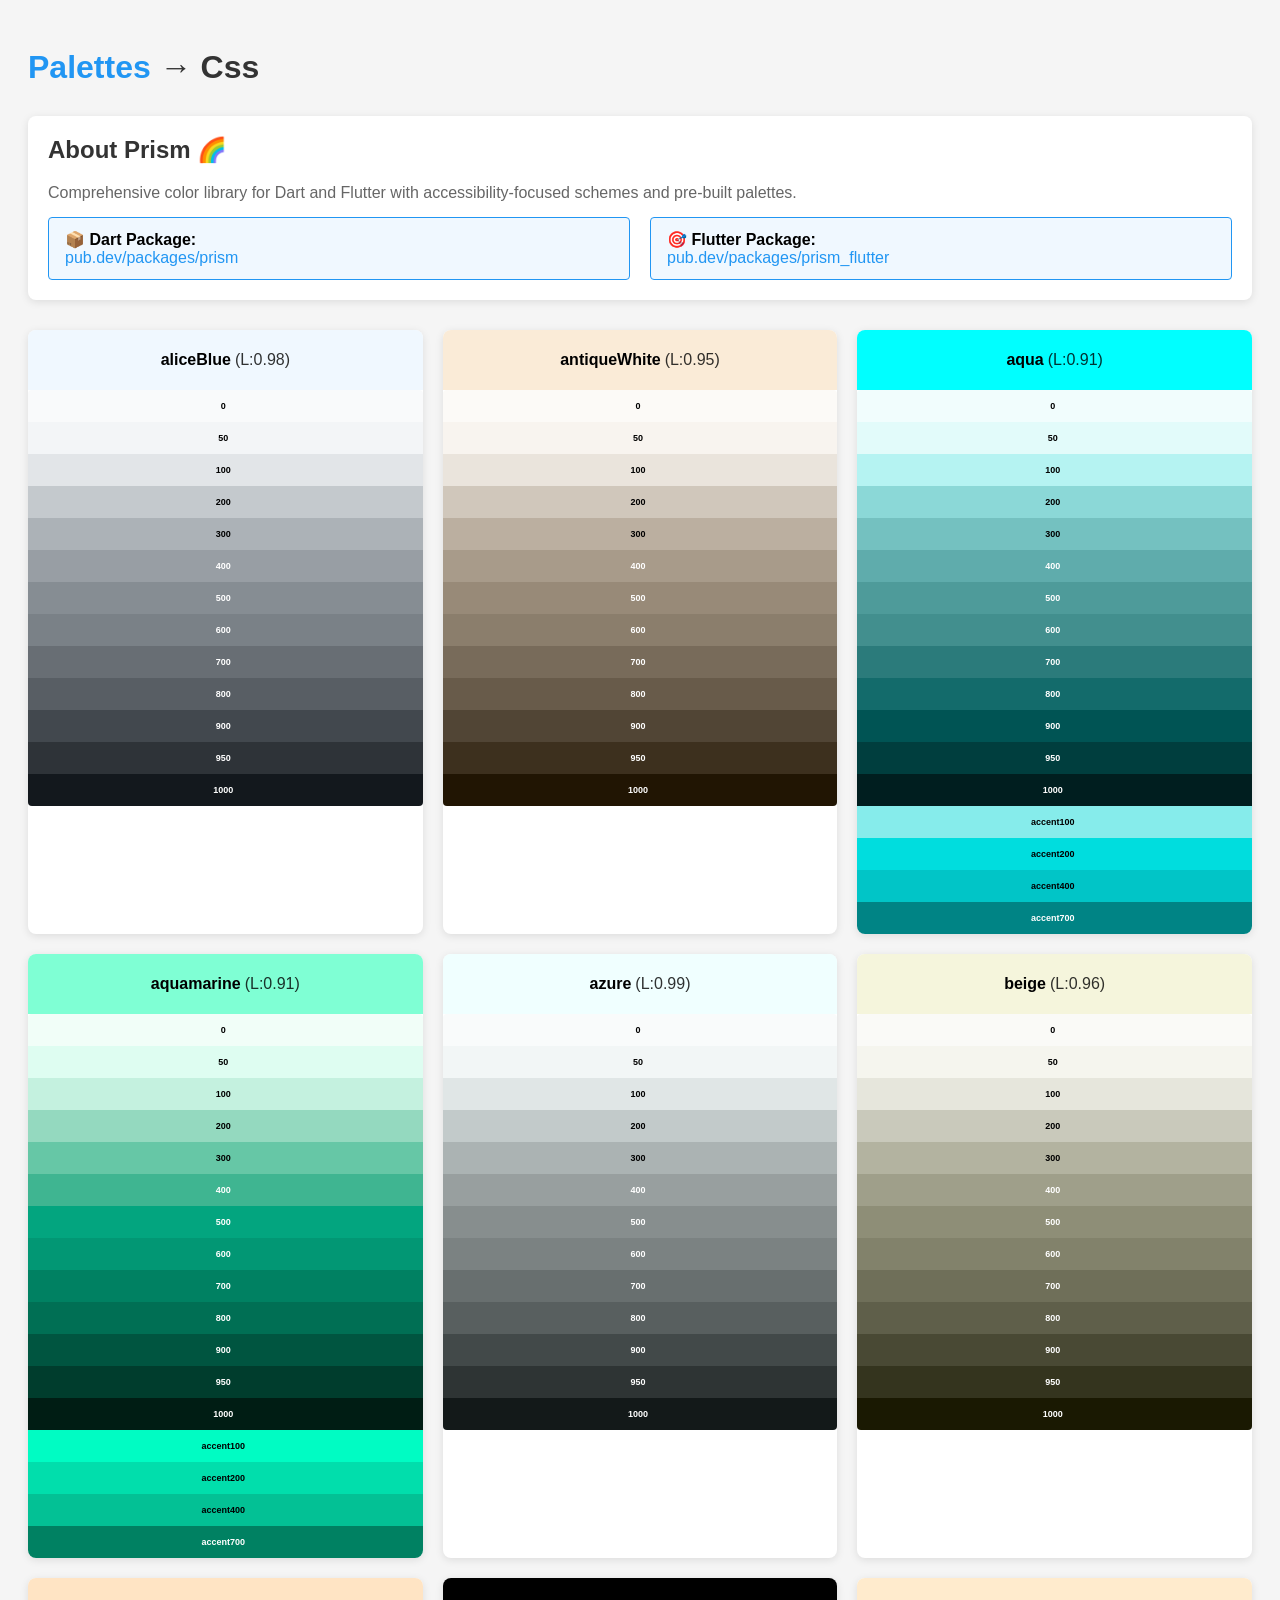
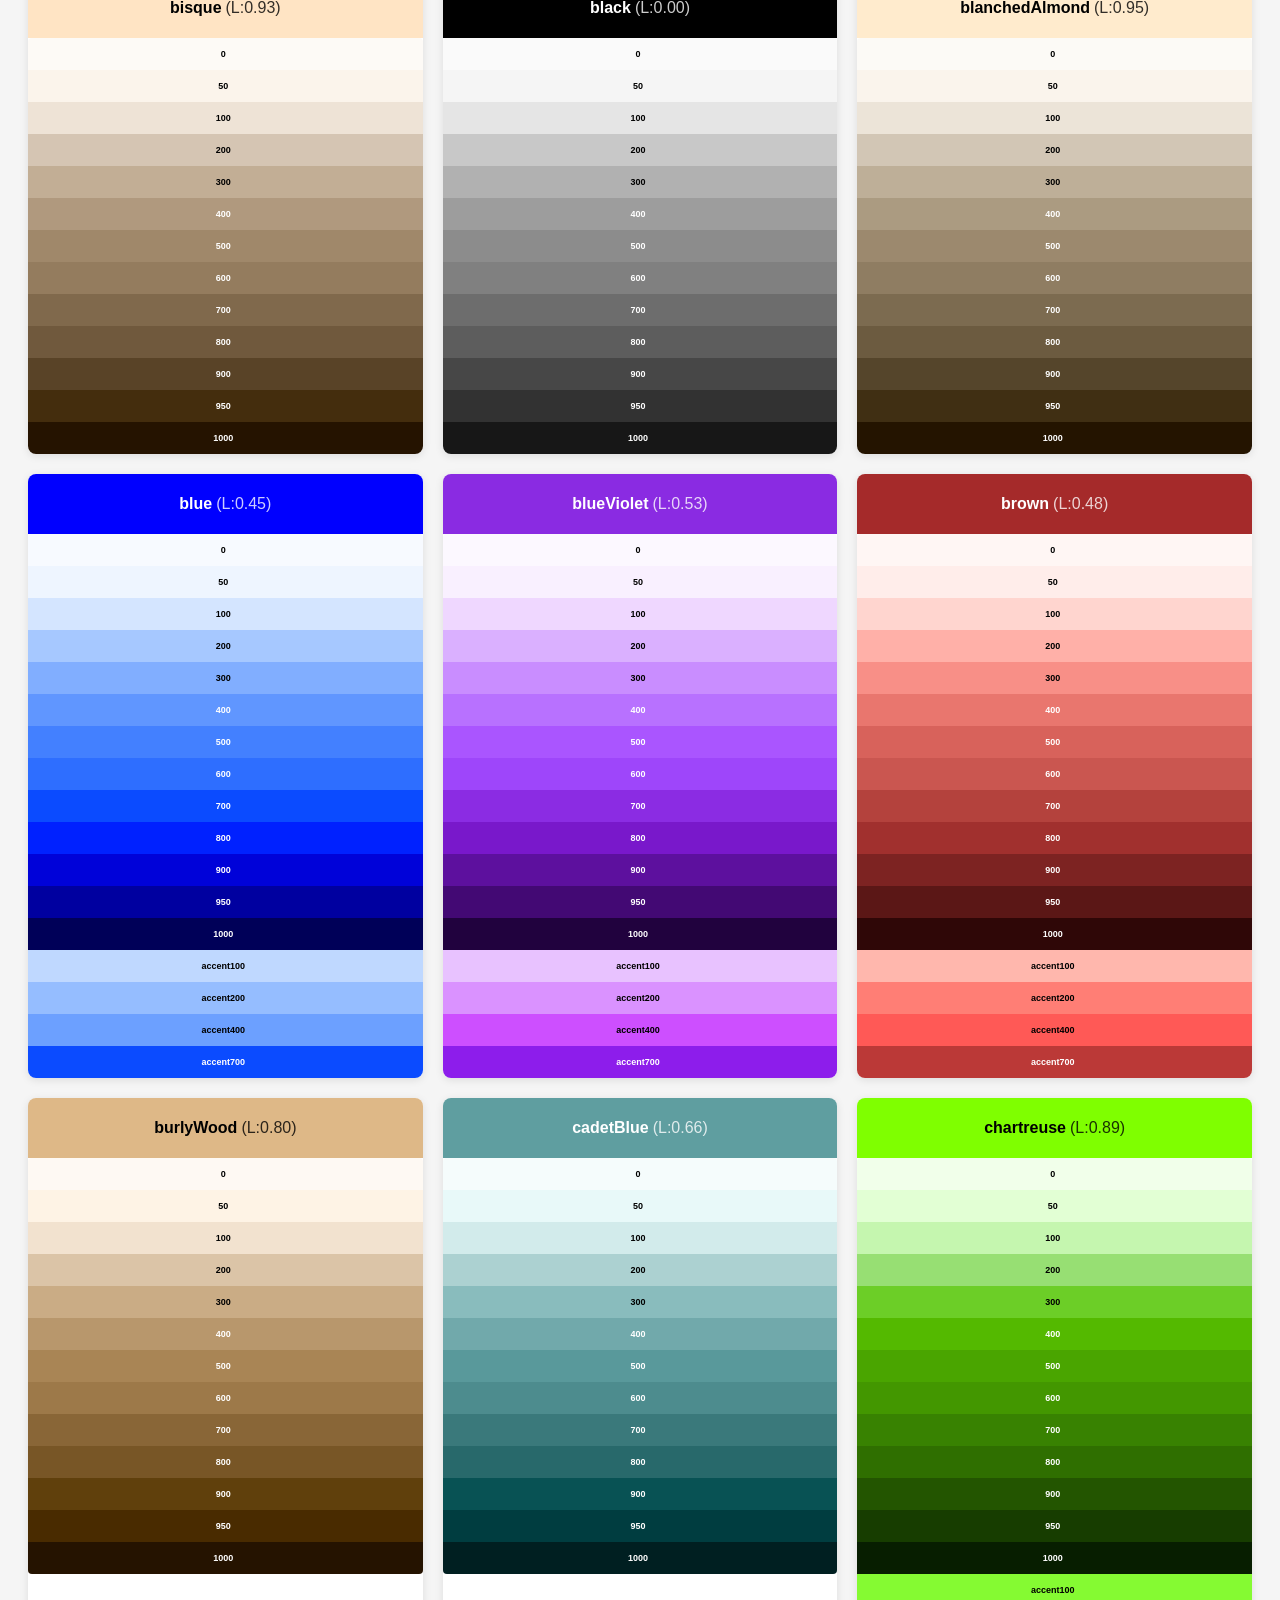
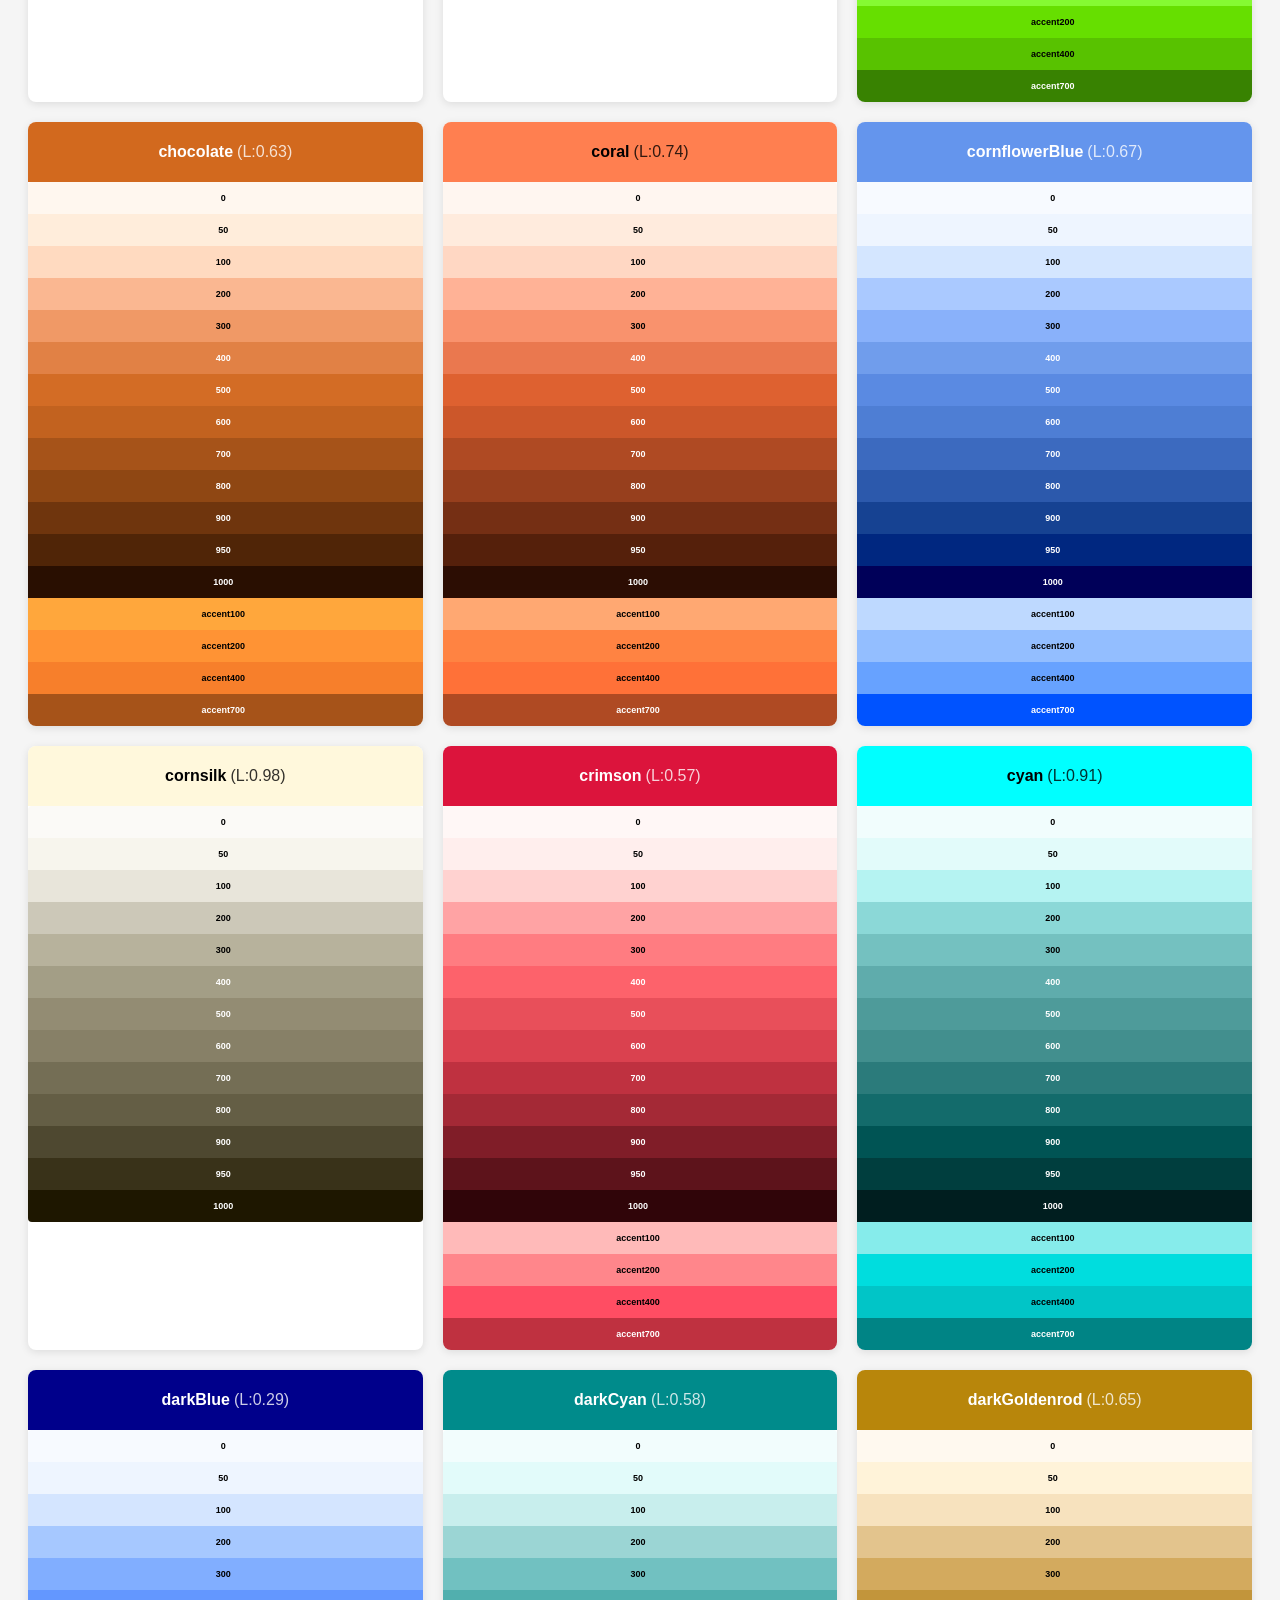
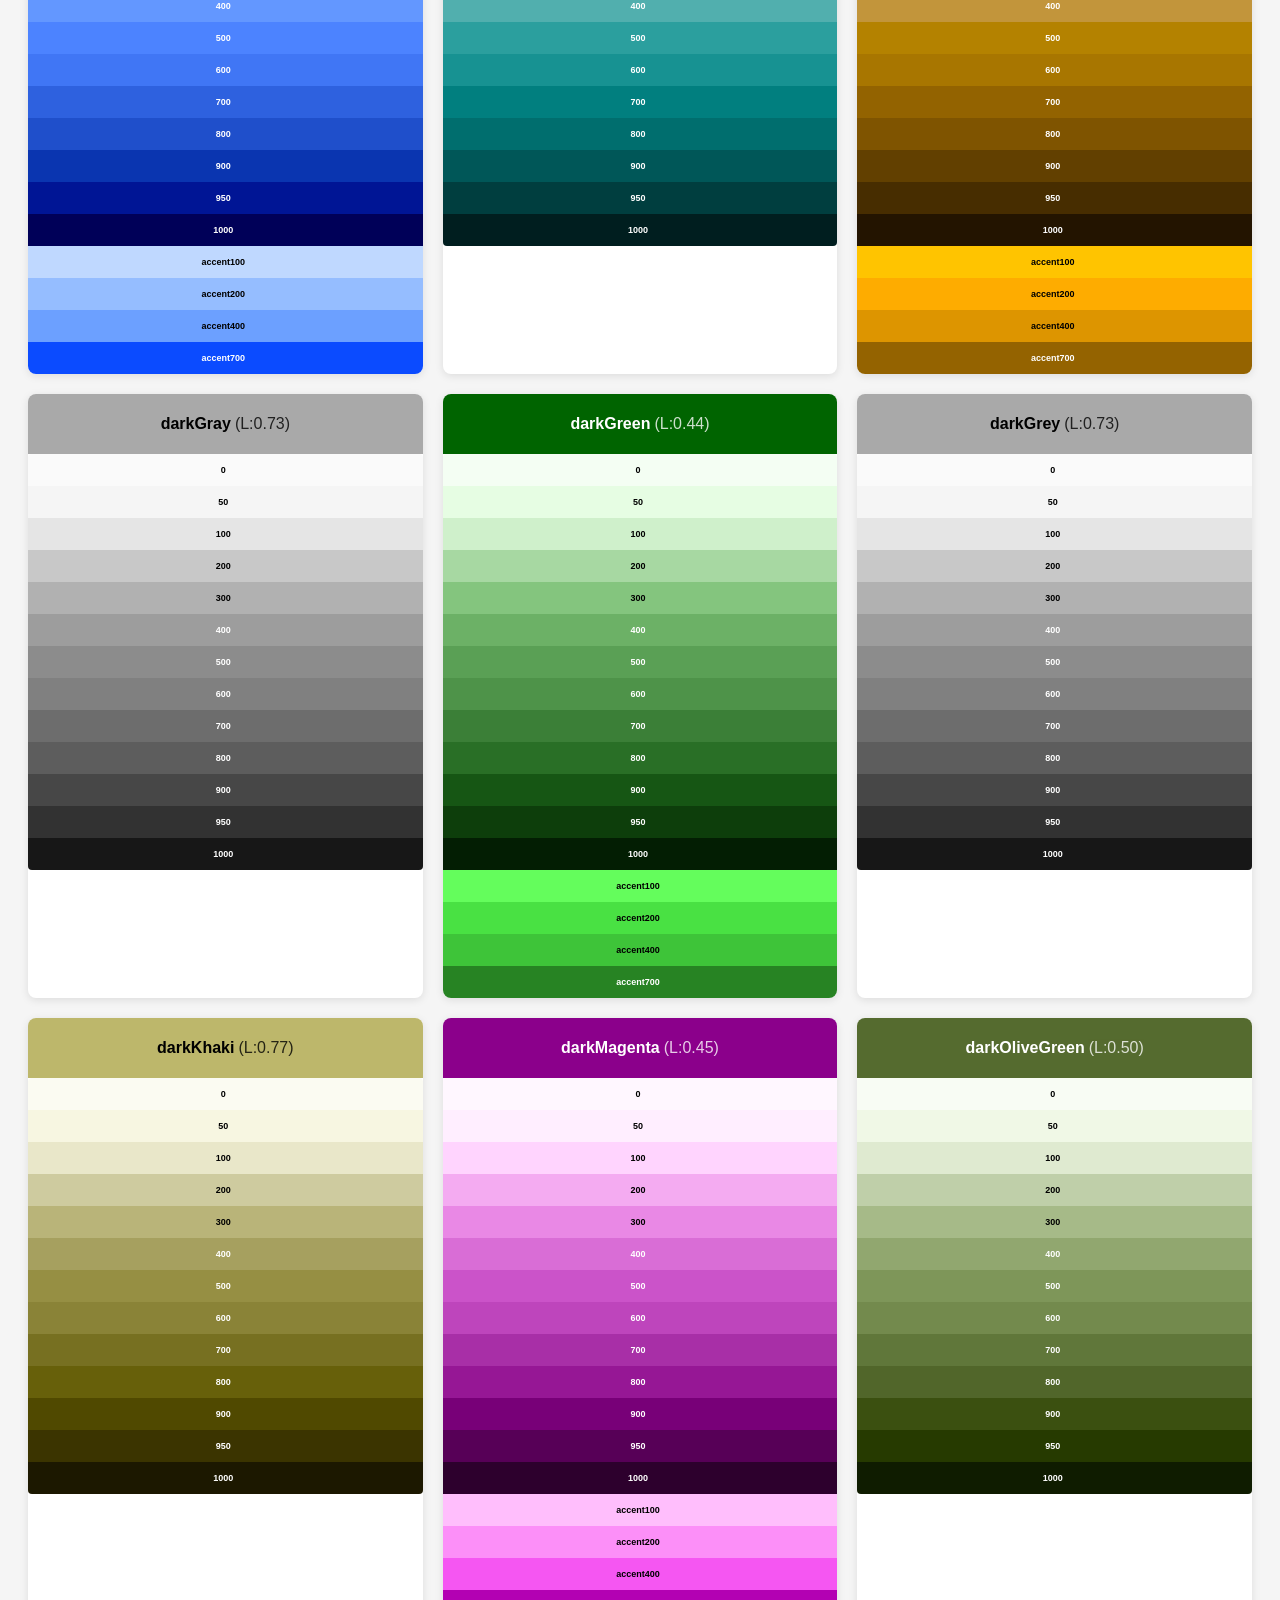
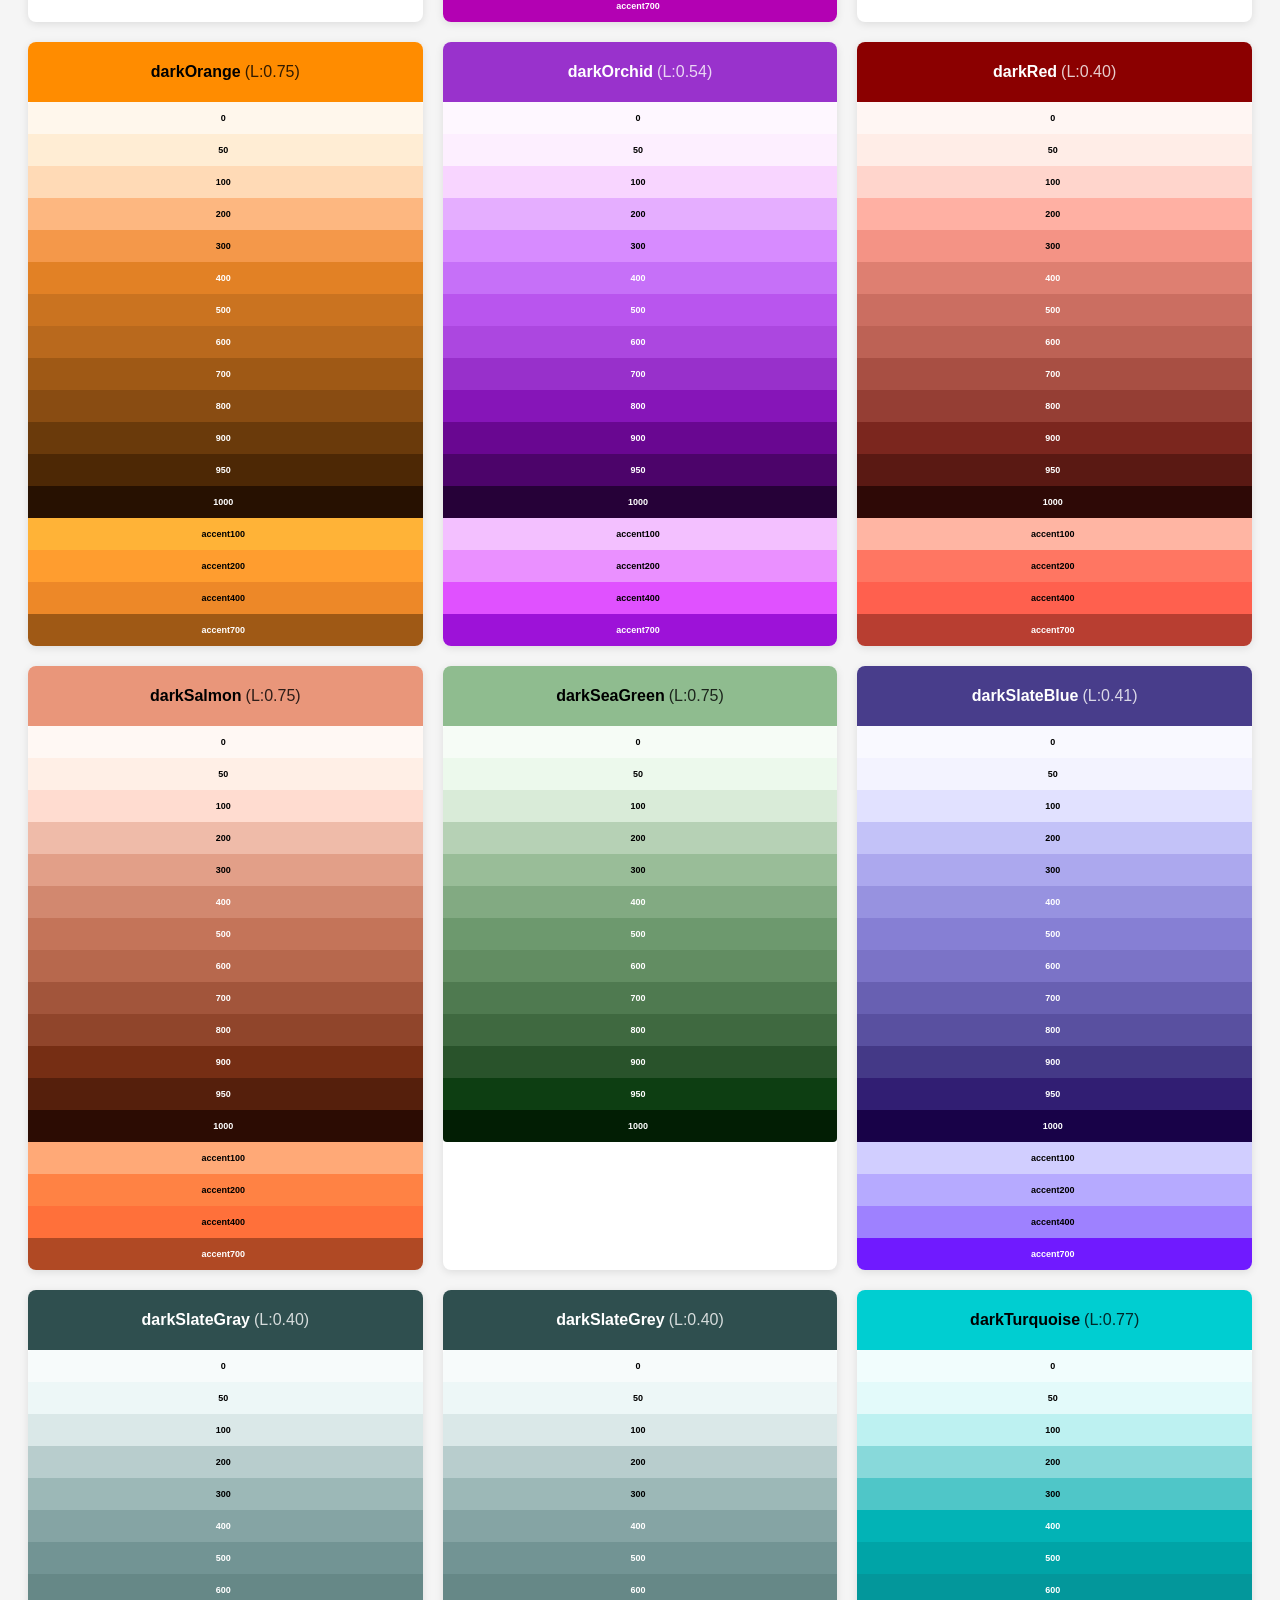
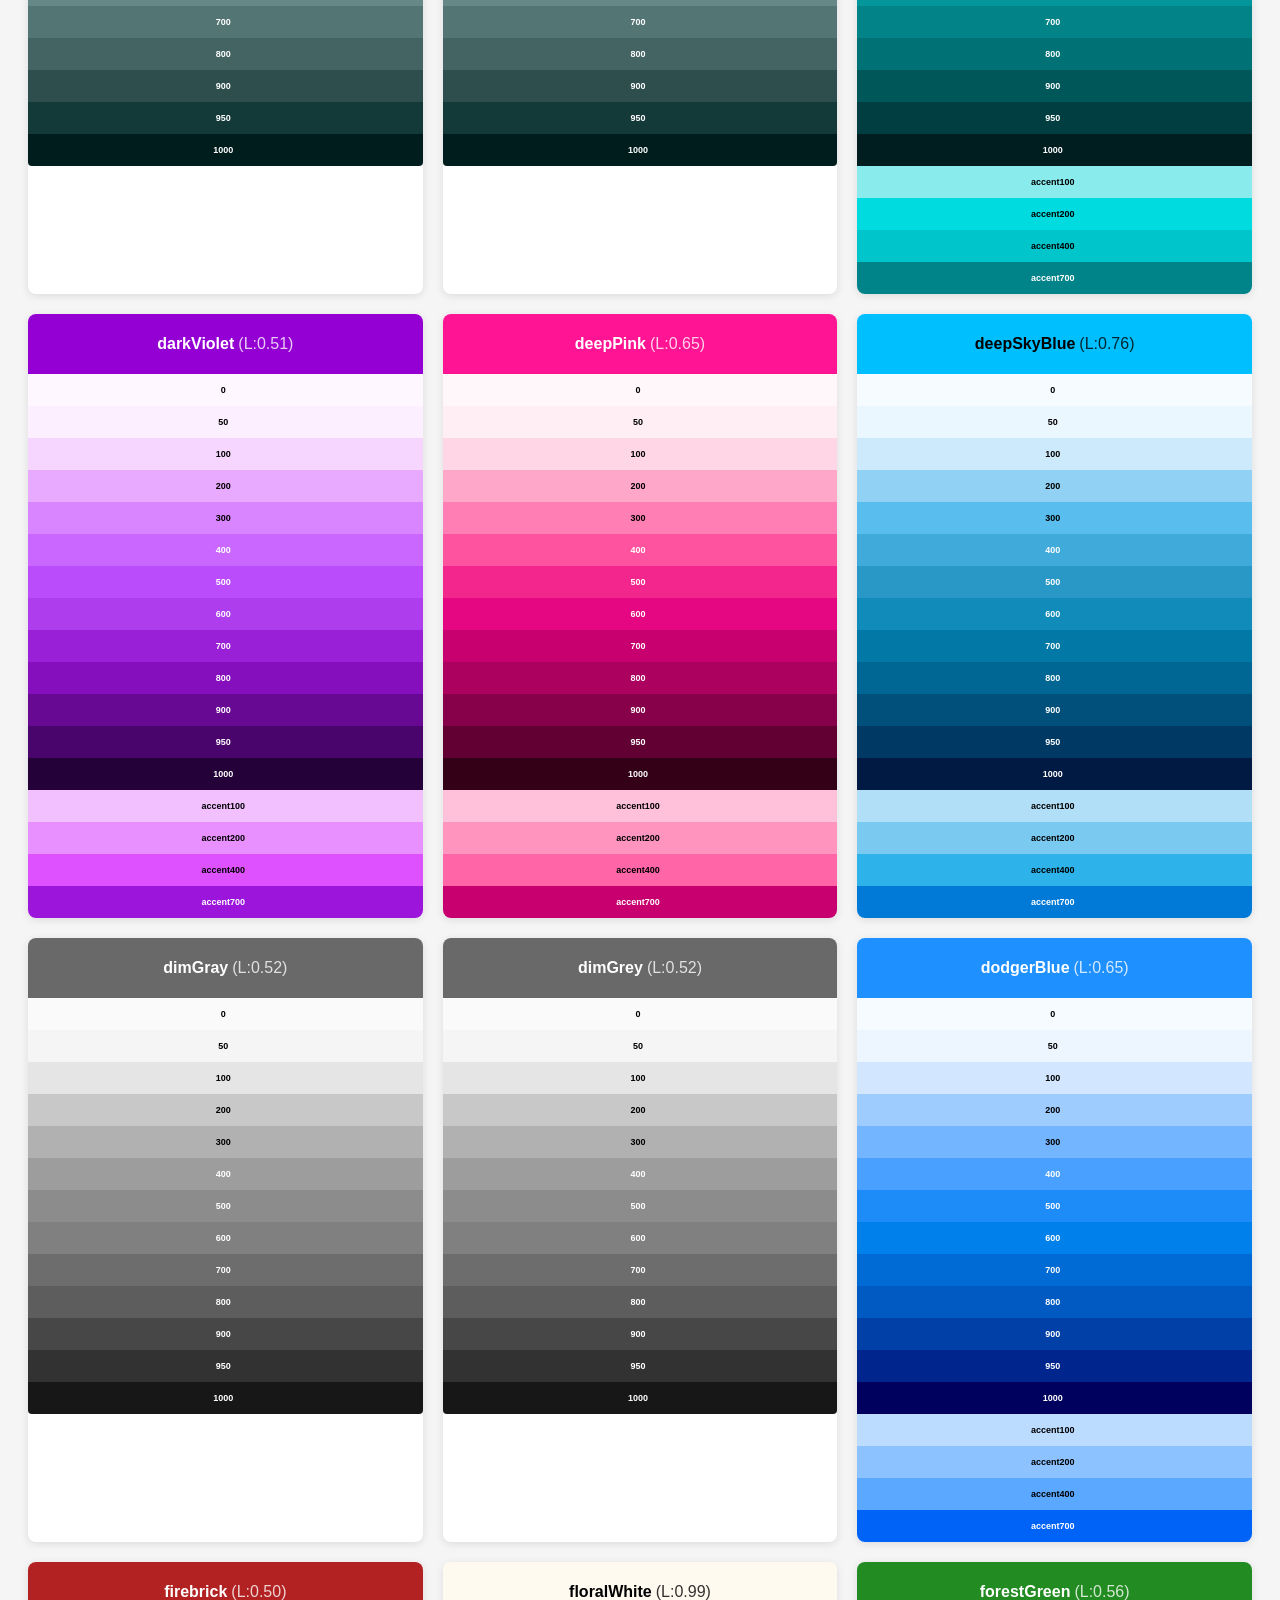
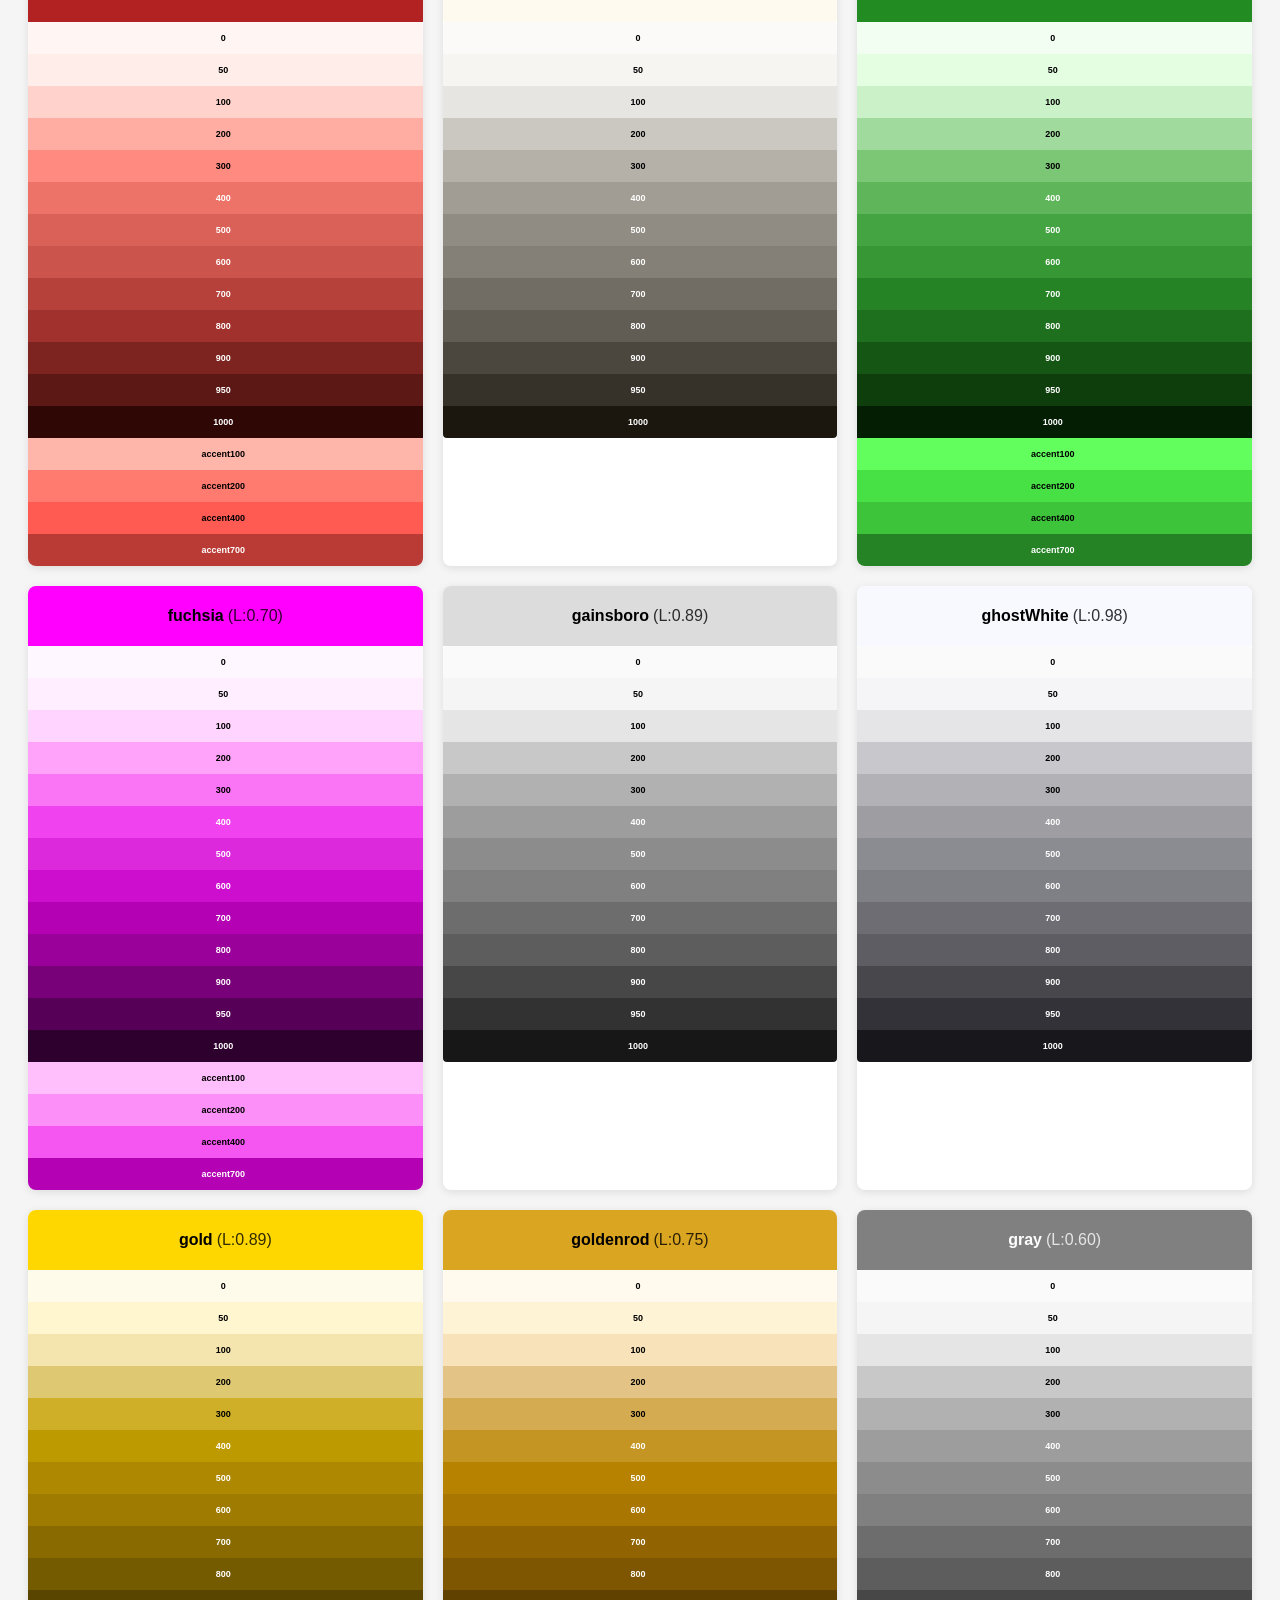
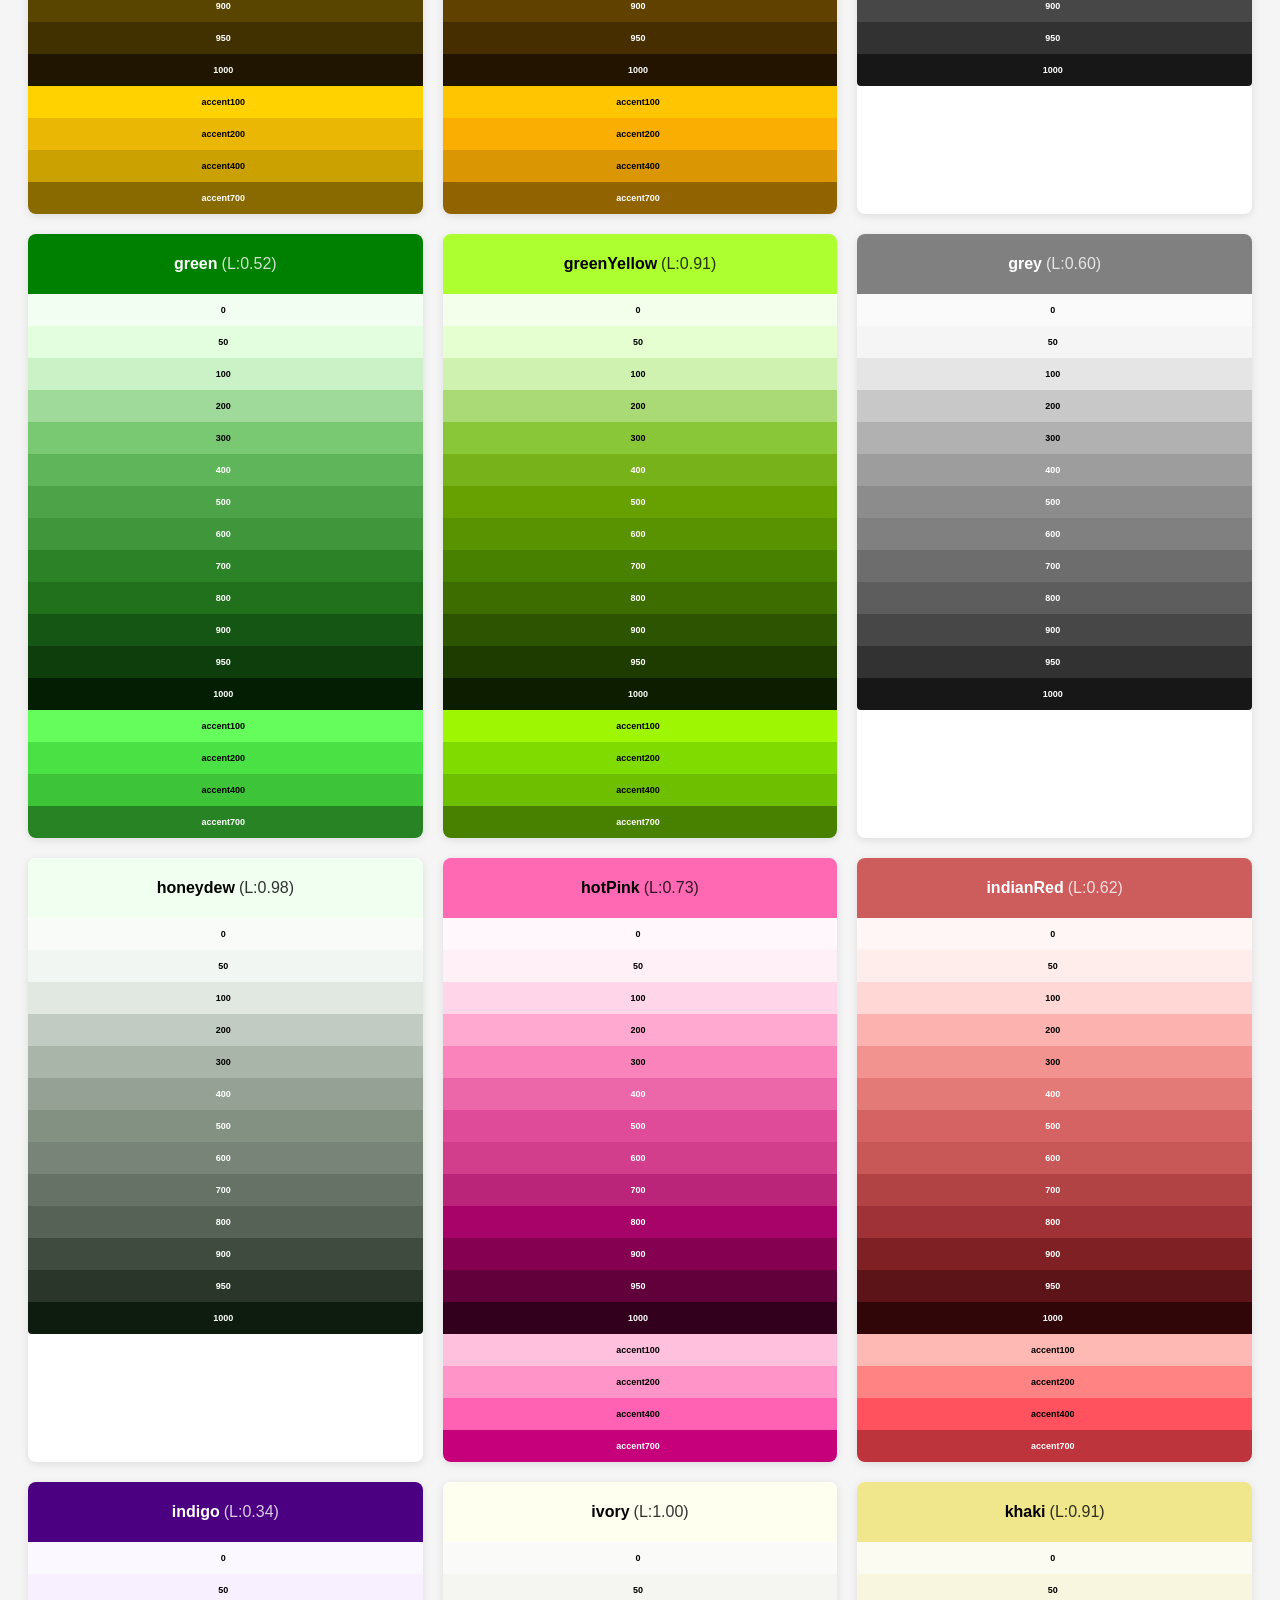
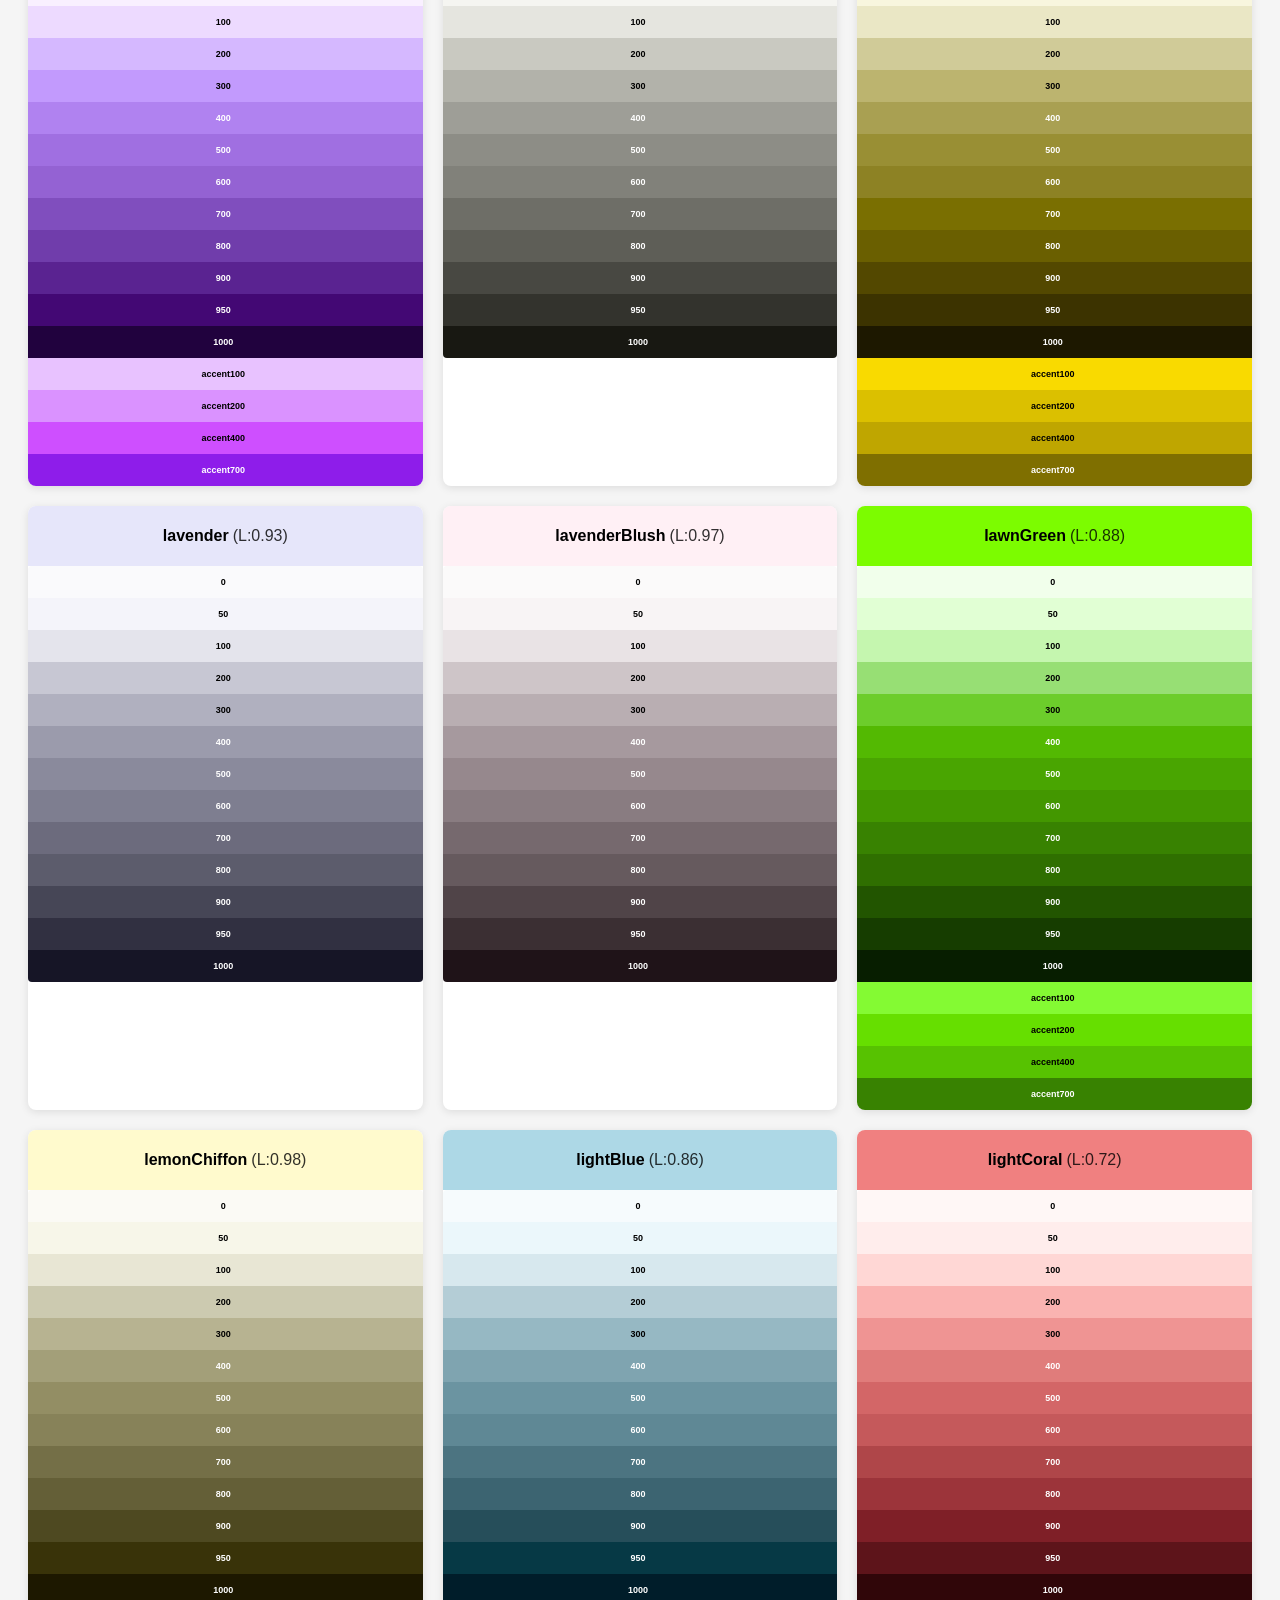
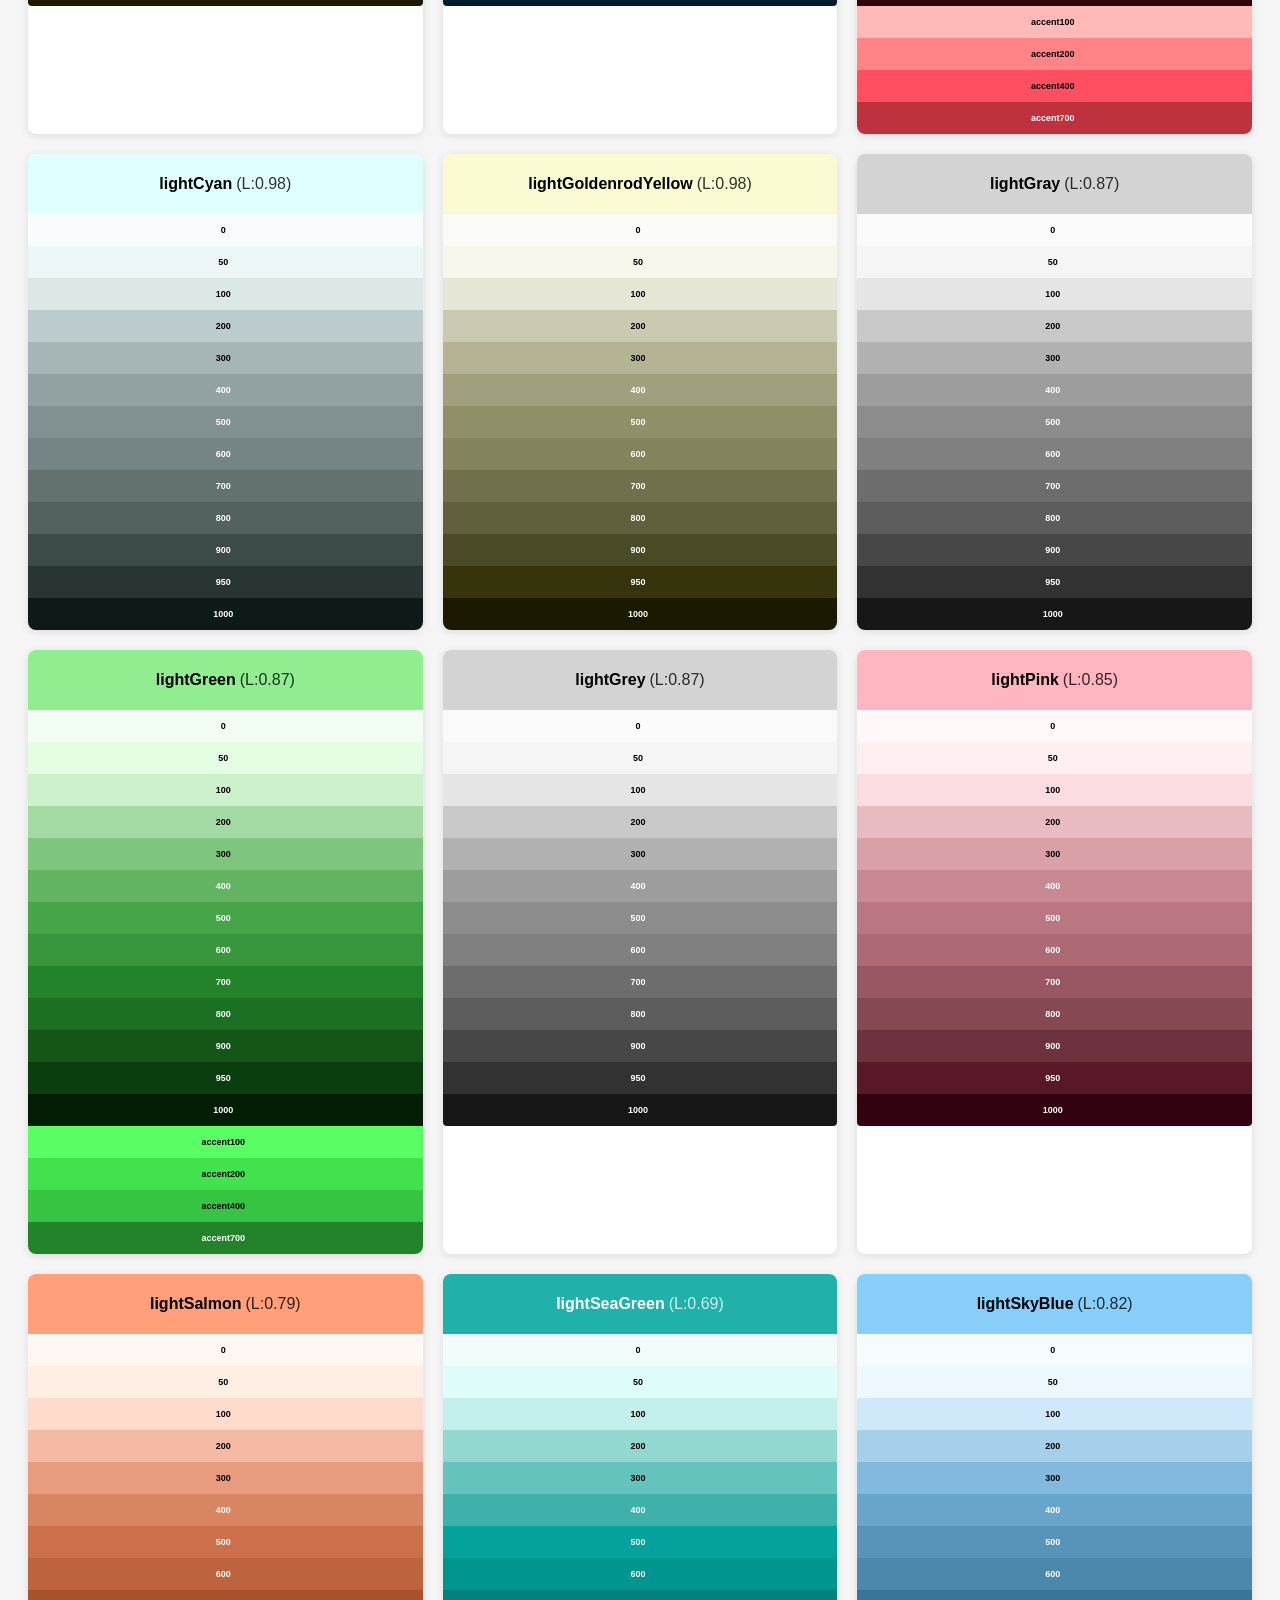
<file: palette_gallery/Css.html>
<!DOCTYPE html>
<html>
<head>
<title>Prism Palette Gallery - Css</title>
<meta charset="utf-8">
<link rel="stylesheet" href="CssOklch.css">
<style>
body { font-family: -apple-system, BlinkMacSystemFont, "Segoe UI", Roboto, sans-serif; padding: 20px; background: #f5f5f5; }
h1 { color: #333; margin-bottom: 30px; }
h1 a { color: #2196F3; text-decoration: none; transition: all 0.2s ease; }
h1 a:hover { color: #1976D2; text-decoration: underline; }
.palette-container { display: grid; grid-template-columns: repeat(auto-fit, minmax(300px, 1fr)); gap: 20px; }
.color-card { background: white; border-radius: 8px; box-shadow: 0 2px 8px rgba(0,0,0,0.1); overflow: hidden; }
.color-header { height: 60px; display: flex; align-items: center; justify-content: center; font-weight: bold; font-size: 16px; }
.color-info {  }
.luminance-value { font-weight: 300; opacity: 0.8; padding-left:4px; }
.shades-column { display: flex; flex-direction: column; border-radius: 4px; overflow: hidden; }
.shade-item { height: 32px; display: flex; align-items: center; justify-content: center; font-size: 10px; font-weight: 500; position: relative; }
.shade-name { font-size: 9px; font-weight: 600; margin-right: 4px; }
.shade-luminance { font-size: 8px; opacity: 0.8; }
.luminance-value { font-weight: 300; opacity: 0.8; }
.package-info { background: white; border-radius: 8px; box-shadow: 0 2px 8px rgba(0,0,0,0.1); padding: 20px; margin-bottom: 30px; }
.package-info h2 { margin-top: 0; color: #333; }
.package-info p { margin: 10px 0; color: #666; }
.package-info a { color: #2196F3; text-decoration: none; }
.package-info a:hover { text-decoration: underline; }
.package-links { display: flex; gap: 20px; margin-top: 15px; flex-wrap: wrap; }
.package-link { padding: 12px 16px; border-radius: 4px; background: #f0f8ff; border: 1px solid #2196F3; flex: 1; min-width: 200px; }
@media (max-width: 480px) { .package-links { flex-direction: column; gap: 10px; } .package-link { min-width: unset; } }
</style>
</head>
<body>
<h1><a href="https://github.com/jimmyff/prism/tree/main/palette_gallery">Palettes</a> → Css</h1>
<div class="package-info">
<h2>About Prism 🌈</h2>
<p>Comprehensive color library for Dart and Flutter with accessibility-focused schemes and pre-built palettes.</p>
<div class="package-links">
<div class="package-link">
<strong>📦 Dart Package:</strong><br>
<a href="https://pub.dev/packages/prism" target="_blank">pub.dev/packages/prism</a>
</div>
<div class="package-link">
<strong>🎯 Flutter Package:</strong><br>
<a href="https://pub.dev/packages/prism_flutter" target="_blank">pub.dev/packages/prism_flutter</a>
</div>
</div>
</div>
<div class="palette-container">
<div class="color-card">
<div class="color-header" style="background-color: #F0F8FF; color: #000000;">
aliceBlue <span class="luminance-value">(L:0.98)</span>
</div>
<div class="color-info">
<div class="shades-column">
<div class="shade-item bg-aliceblue-0" style="color: #000;">
<span class="shade-name">0</span>
</div>
<div class="shade-item bg-aliceblue-50" style="color: #000;">
<span class="shade-name">50</span>
</div>
<div class="shade-item bg-aliceblue-100" style="color: #000;">
<span class="shade-name">100</span>
</div>
<div class="shade-item bg-aliceblue-200" style="color: #000;">
<span class="shade-name">200</span>
</div>
<div class="shade-item bg-aliceblue-300" style="color: #000;">
<span class="shade-name">300</span>
</div>
<div class="shade-item bg-aliceblue-400" style="color: #fff;">
<span class="shade-name">400</span>
</div>
<div class="shade-item bg-aliceblue-500" style="color: #fff;">
<span class="shade-name">500</span>
</div>
<div class="shade-item bg-aliceblue-600" style="color: #fff;">
<span class="shade-name">600</span>
</div>
<div class="shade-item bg-aliceblue-700" style="color: #fff;">
<span class="shade-name">700</span>
</div>
<div class="shade-item bg-aliceblue-800" style="color: #fff;">
<span class="shade-name">800</span>
</div>
<div class="shade-item bg-aliceblue-900" style="color: #fff;">
<span class="shade-name">900</span>
</div>
<div class="shade-item bg-aliceblue-950" style="color: #fff;">
<span class="shade-name">950</span>
</div>
<div class="shade-item bg-aliceblue-1000" style="color: #fff;">
<span class="shade-name">1000</span>
</div>
</div>
</div>
</div>
<div class="color-card">
<div class="color-header" style="background-color: #FAEBD7; color: #000000;">
antiqueWhite <span class="luminance-value">(L:0.95)</span>
</div>
<div class="color-info">
<div class="shades-column">
<div class="shade-item bg-antiquewhite-0" style="color: #000;">
<span class="shade-name">0</span>
</div>
<div class="shade-item bg-antiquewhite-50" style="color: #000;">
<span class="shade-name">50</span>
</div>
<div class="shade-item bg-antiquewhite-100" style="color: #000;">
<span class="shade-name">100</span>
</div>
<div class="shade-item bg-antiquewhite-200" style="color: #000;">
<span class="shade-name">200</span>
</div>
<div class="shade-item bg-antiquewhite-300" style="color: #000;">
<span class="shade-name">300</span>
</div>
<div class="shade-item bg-antiquewhite-400" style="color: #fff;">
<span class="shade-name">400</span>
</div>
<div class="shade-item bg-antiquewhite-500" style="color: #fff;">
<span class="shade-name">500</span>
</div>
<div class="shade-item bg-antiquewhite-600" style="color: #fff;">
<span class="shade-name">600</span>
</div>
<div class="shade-item bg-antiquewhite-700" style="color: #fff;">
<span class="shade-name">700</span>
</div>
<div class="shade-item bg-antiquewhite-800" style="color: #fff;">
<span class="shade-name">800</span>
</div>
<div class="shade-item bg-antiquewhite-900" style="color: #fff;">
<span class="shade-name">900</span>
</div>
<div class="shade-item bg-antiquewhite-950" style="color: #fff;">
<span class="shade-name">950</span>
</div>
<div class="shade-item bg-antiquewhite-1000" style="color: #fff;">
<span class="shade-name">1000</span>
</div>
</div>
</div>
</div>
<div class="color-card">
<div class="color-header" style="background-color: #00FFFF; color: #000000;">
aqua <span class="luminance-value">(L:0.91)</span>
</div>
<div class="color-info">
<div class="shades-column">
<div class="shade-item bg-aqua-0" style="color: #000;">
<span class="shade-name">0</span>
</div>
<div class="shade-item bg-aqua-50" style="color: #000;">
<span class="shade-name">50</span>
</div>
<div class="shade-item bg-aqua-100" style="color: #000;">
<span class="shade-name">100</span>
</div>
<div class="shade-item bg-aqua-200" style="color: #000;">
<span class="shade-name">200</span>
</div>
<div class="shade-item bg-aqua-300" style="color: #000;">
<span class="shade-name">300</span>
</div>
<div class="shade-item bg-aqua-400" style="color: #fff;">
<span class="shade-name">400</span>
</div>
<div class="shade-item bg-aqua-500" style="color: #fff;">
<span class="shade-name">500</span>
</div>
<div class="shade-item bg-aqua-600" style="color: #fff;">
<span class="shade-name">600</span>
</div>
<div class="shade-item bg-aqua-700" style="color: #fff;">
<span class="shade-name">700</span>
</div>
<div class="shade-item bg-aqua-800" style="color: #fff;">
<span class="shade-name">800</span>
</div>
<div class="shade-item bg-aqua-900" style="color: #fff;">
<span class="shade-name">900</span>
</div>
<div class="shade-item bg-aqua-950" style="color: #fff;">
<span class="shade-name">950</span>
</div>
<div class="shade-item bg-aqua-1000" style="color: #fff;">
<span class="shade-name">1000</span>
</div>
<div class="shade-item bg-aqua-accent100" style="color: #000;">
<span class="shade-name">accent100</span>
</div>
<div class="shade-item bg-aqua-accent200" style="color: #000;">
<span class="shade-name">accent200</span>
</div>
<div class="shade-item bg-aqua-accent400" style="color: #000;">
<span class="shade-name">accent400</span>
</div>
<div class="shade-item bg-aqua-accent700" style="color: #fff;">
<span class="shade-name">accent700</span>
</div>
</div>
</div>
</div>
<div class="color-card">
<div class="color-header" style="background-color: #7FFFD4; color: #000000;">
aquamarine <span class="luminance-value">(L:0.91)</span>
</div>
<div class="color-info">
<div class="shades-column">
<div class="shade-item bg-aquamarine-0" style="color: #000;">
<span class="shade-name">0</span>
</div>
<div class="shade-item bg-aquamarine-50" style="color: #000;">
<span class="shade-name">50</span>
</div>
<div class="shade-item bg-aquamarine-100" style="color: #000;">
<span class="shade-name">100</span>
</div>
<div class="shade-item bg-aquamarine-200" style="color: #000;">
<span class="shade-name">200</span>
</div>
<div class="shade-item bg-aquamarine-300" style="color: #000;">
<span class="shade-name">300</span>
</div>
<div class="shade-item bg-aquamarine-400" style="color: #fff;">
<span class="shade-name">400</span>
</div>
<div class="shade-item bg-aquamarine-500" style="color: #fff;">
<span class="shade-name">500</span>
</div>
<div class="shade-item bg-aquamarine-600" style="color: #fff;">
<span class="shade-name">600</span>
</div>
<div class="shade-item bg-aquamarine-700" style="color: #fff;">
<span class="shade-name">700</span>
</div>
<div class="shade-item bg-aquamarine-800" style="color: #fff;">
<span class="shade-name">800</span>
</div>
<div class="shade-item bg-aquamarine-900" style="color: #fff;">
<span class="shade-name">900</span>
</div>
<div class="shade-item bg-aquamarine-950" style="color: #fff;">
<span class="shade-name">950</span>
</div>
<div class="shade-item bg-aquamarine-1000" style="color: #fff;">
<span class="shade-name">1000</span>
</div>
<div class="shade-item bg-aquamarine-accent100" style="color: #000;">
<span class="shade-name">accent100</span>
</div>
<div class="shade-item bg-aquamarine-accent200" style="color: #000;">
<span class="shade-name">accent200</span>
</div>
<div class="shade-item bg-aquamarine-accent400" style="color: #000;">
<span class="shade-name">accent400</span>
</div>
<div class="shade-item bg-aquamarine-accent700" style="color: #fff;">
<span class="shade-name">accent700</span>
</div>
</div>
</div>
</div>
<div class="color-card">
<div class="color-header" style="background-color: #F0FFFF; color: #000000;">
azure <span class="luminance-value">(L:0.99)</span>
</div>
<div class="color-info">
<div class="shades-column">
<div class="shade-item bg-azure-0" style="color: #000;">
<span class="shade-name">0</span>
</div>
<div class="shade-item bg-azure-50" style="color: #000;">
<span class="shade-name">50</span>
</div>
<div class="shade-item bg-azure-100" style="color: #000;">
<span class="shade-name">100</span>
</div>
<div class="shade-item bg-azure-200" style="color: #000;">
<span class="shade-name">200</span>
</div>
<div class="shade-item bg-azure-300" style="color: #000;">
<span class="shade-name">300</span>
</div>
<div class="shade-item bg-azure-400" style="color: #fff;">
<span class="shade-name">400</span>
</div>
<div class="shade-item bg-azure-500" style="color: #fff;">
<span class="shade-name">500</span>
</div>
<div class="shade-item bg-azure-600" style="color: #fff;">
<span class="shade-name">600</span>
</div>
<div class="shade-item bg-azure-700" style="color: #fff;">
<span class="shade-name">700</span>
</div>
<div class="shade-item bg-azure-800" style="color: #fff;">
<span class="shade-name">800</span>
</div>
<div class="shade-item bg-azure-900" style="color: #fff;">
<span class="shade-name">900</span>
</div>
<div class="shade-item bg-azure-950" style="color: #fff;">
<span class="shade-name">950</span>
</div>
<div class="shade-item bg-azure-1000" style="color: #fff;">
<span class="shade-name">1000</span>
</div>
</div>
</div>
</div>
<div class="color-card">
<div class="color-header" style="background-color: #F5F5DC; color: #000000;">
beige <span class="luminance-value">(L:0.96)</span>
</div>
<div class="color-info">
<div class="shades-column">
<div class="shade-item bg-beige-0" style="color: #000;">
<span class="shade-name">0</span>
</div>
<div class="shade-item bg-beige-50" style="color: #000;">
<span class="shade-name">50</span>
</div>
<div class="shade-item bg-beige-100" style="color: #000;">
<span class="shade-name">100</span>
</div>
<div class="shade-item bg-beige-200" style="color: #000;">
<span class="shade-name">200</span>
</div>
<div class="shade-item bg-beige-300" style="color: #000;">
<span class="shade-name">300</span>
</div>
<div class="shade-item bg-beige-400" style="color: #fff;">
<span class="shade-name">400</span>
</div>
<div class="shade-item bg-beige-500" style="color: #fff;">
<span class="shade-name">500</span>
</div>
<div class="shade-item bg-beige-600" style="color: #fff;">
<span class="shade-name">600</span>
</div>
<div class="shade-item bg-beige-700" style="color: #fff;">
<span class="shade-name">700</span>
</div>
<div class="shade-item bg-beige-800" style="color: #fff;">
<span class="shade-name">800</span>
</div>
<div class="shade-item bg-beige-900" style="color: #fff;">
<span class="shade-name">900</span>
</div>
<div class="shade-item bg-beige-950" style="color: #fff;">
<span class="shade-name">950</span>
</div>
<div class="shade-item bg-beige-1000" style="color: #fff;">
<span class="shade-name">1000</span>
</div>
</div>
</div>
</div>
<div class="color-card">
<div class="color-header" style="background-color: #FFE4C4; color: #000000;">
bisque <span class="luminance-value">(L:0.93)</span>
</div>
<div class="color-info">
<div class="shades-column">
<div class="shade-item bg-bisque-0" style="color: #000;">
<span class="shade-name">0</span>
</div>
<div class="shade-item bg-bisque-50" style="color: #000;">
<span class="shade-name">50</span>
</div>
<div class="shade-item bg-bisque-100" style="color: #000;">
<span class="shade-name">100</span>
</div>
<div class="shade-item bg-bisque-200" style="color: #000;">
<span class="shade-name">200</span>
</div>
<div class="shade-item bg-bisque-300" style="color: #000;">
<span class="shade-name">300</span>
</div>
<div class="shade-item bg-bisque-400" style="color: #fff;">
<span class="shade-name">400</span>
</div>
<div class="shade-item bg-bisque-500" style="color: #fff;">
<span class="shade-name">500</span>
</div>
<div class="shade-item bg-bisque-600" style="color: #fff;">
<span class="shade-name">600</span>
</div>
<div class="shade-item bg-bisque-700" style="color: #fff;">
<span class="shade-name">700</span>
</div>
<div class="shade-item bg-bisque-800" style="color: #fff;">
<span class="shade-name">800</span>
</div>
<div class="shade-item bg-bisque-900" style="color: #fff;">
<span class="shade-name">900</span>
</div>
<div class="shade-item bg-bisque-950" style="color: #fff;">
<span class="shade-name">950</span>
</div>
<div class="shade-item bg-bisque-1000" style="color: #fff;">
<span class="shade-name">1000</span>
</div>
</div>
</div>
</div>
<div class="color-card">
<div class="color-header" style="background-color: #000000; color: #FFFFFF;">
black <span class="luminance-value">(L:0.00)</span>
</div>
<div class="color-info">
<div class="shades-column">
<div class="shade-item bg-black-0" style="color: #000;">
<span class="shade-name">0</span>
</div>
<div class="shade-item bg-black-50" style="color: #000;">
<span class="shade-name">50</span>
</div>
<div class="shade-item bg-black-100" style="color: #000;">
<span class="shade-name">100</span>
</div>
<div class="shade-item bg-black-200" style="color: #000;">
<span class="shade-name">200</span>
</div>
<div class="shade-item bg-black-300" style="color: #000;">
<span class="shade-name">300</span>
</div>
<div class="shade-item bg-black-400" style="color: #fff;">
<span class="shade-name">400</span>
</div>
<div class="shade-item bg-black-500" style="color: #fff;">
<span class="shade-name">500</span>
</div>
<div class="shade-item bg-black-600" style="color: #fff;">
<span class="shade-name">600</span>
</div>
<div class="shade-item bg-black-700" style="color: #fff;">
<span class="shade-name">700</span>
</div>
<div class="shade-item bg-black-800" style="color: #fff;">
<span class="shade-name">800</span>
</div>
<div class="shade-item bg-black-900" style="color: #fff;">
<span class="shade-name">900</span>
</div>
<div class="shade-item bg-black-950" style="color: #fff;">
<span class="shade-name">950</span>
</div>
<div class="shade-item bg-black-1000" style="color: #fff;">
<span class="shade-name">1000</span>
</div>
</div>
</div>
</div>
<div class="color-card">
<div class="color-header" style="background-color: #FFEBCD; color: #000000;">
blanchedAlmond <span class="luminance-value">(L:0.95)</span>
</div>
<div class="color-info">
<div class="shades-column">
<div class="shade-item bg-blanchedalmond-0" style="color: #000;">
<span class="shade-name">0</span>
</div>
<div class="shade-item bg-blanchedalmond-50" style="color: #000;">
<span class="shade-name">50</span>
</div>
<div class="shade-item bg-blanchedalmond-100" style="color: #000;">
<span class="shade-name">100</span>
</div>
<div class="shade-item bg-blanchedalmond-200" style="color: #000;">
<span class="shade-name">200</span>
</div>
<div class="shade-item bg-blanchedalmond-300" style="color: #000;">
<span class="shade-name">300</span>
</div>
<div class="shade-item bg-blanchedalmond-400" style="color: #fff;">
<span class="shade-name">400</span>
</div>
<div class="shade-item bg-blanchedalmond-500" style="color: #fff;">
<span class="shade-name">500</span>
</div>
<div class="shade-item bg-blanchedalmond-600" style="color: #fff;">
<span class="shade-name">600</span>
</div>
<div class="shade-item bg-blanchedalmond-700" style="color: #fff;">
<span class="shade-name">700</span>
</div>
<div class="shade-item bg-blanchedalmond-800" style="color: #fff;">
<span class="shade-name">800</span>
</div>
<div class="shade-item bg-blanchedalmond-900" style="color: #fff;">
<span class="shade-name">900</span>
</div>
<div class="shade-item bg-blanchedalmond-950" style="color: #fff;">
<span class="shade-name">950</span>
</div>
<div class="shade-item bg-blanchedalmond-1000" style="color: #fff;">
<span class="shade-name">1000</span>
</div>
</div>
</div>
</div>
<div class="color-card">
<div class="color-header" style="background-color: #0000FF; color: #FFFFFF;">
blue <span class="luminance-value">(L:0.45)</span>
</div>
<div class="color-info">
<div class="shades-column">
<div class="shade-item bg-blue-0" style="color: #000;">
<span class="shade-name">0</span>
</div>
<div class="shade-item bg-blue-50" style="color: #000;">
<span class="shade-name">50</span>
</div>
<div class="shade-item bg-blue-100" style="color: #000;">
<span class="shade-name">100</span>
</div>
<div class="shade-item bg-blue-200" style="color: #000;">
<span class="shade-name">200</span>
</div>
<div class="shade-item bg-blue-300" style="color: #000;">
<span class="shade-name">300</span>
</div>
<div class="shade-item bg-blue-400" style="color: #fff;">
<span class="shade-name">400</span>
</div>
<div class="shade-item bg-blue-500" style="color: #fff;">
<span class="shade-name">500</span>
</div>
<div class="shade-item bg-blue-600" style="color: #fff;">
<span class="shade-name">600</span>
</div>
<div class="shade-item bg-blue-700" style="color: #fff;">
<span class="shade-name">700</span>
</div>
<div class="shade-item bg-blue-800" style="color: #fff;">
<span class="shade-name">800</span>
</div>
<div class="shade-item bg-blue-900" style="color: #fff;">
<span class="shade-name">900</span>
</div>
<div class="shade-item bg-blue-950" style="color: #fff;">
<span class="shade-name">950</span>
</div>
<div class="shade-item bg-blue-1000" style="color: #fff;">
<span class="shade-name">1000</span>
</div>
<div class="shade-item bg-blue-accent100" style="color: #000;">
<span class="shade-name">accent100</span>
</div>
<div class="shade-item bg-blue-accent200" style="color: #000;">
<span class="shade-name">accent200</span>
</div>
<div class="shade-item bg-blue-accent400" style="color: #000;">
<span class="shade-name">accent400</span>
</div>
<div class="shade-item bg-blue-accent700" style="color: #fff;">
<span class="shade-name">accent700</span>
</div>
</div>
</div>
</div>
<div class="color-card">
<div class="color-header" style="background-color: #8A2BE2; color: #FFFFFF;">
blueViolet <span class="luminance-value">(L:0.53)</span>
</div>
<div class="color-info">
<div class="shades-column">
<div class="shade-item bg-blueviolet-0" style="color: #000;">
<span class="shade-name">0</span>
</div>
<div class="shade-item bg-blueviolet-50" style="color: #000;">
<span class="shade-name">50</span>
</div>
<div class="shade-item bg-blueviolet-100" style="color: #000;">
<span class="shade-name">100</span>
</div>
<div class="shade-item bg-blueviolet-200" style="color: #000;">
<span class="shade-name">200</span>
</div>
<div class="shade-item bg-blueviolet-300" style="color: #000;">
<span class="shade-name">300</span>
</div>
<div class="shade-item bg-blueviolet-400" style="color: #fff;">
<span class="shade-name">400</span>
</div>
<div class="shade-item bg-blueviolet-500" style="color: #fff;">
<span class="shade-name">500</span>
</div>
<div class="shade-item bg-blueviolet-600" style="color: #fff;">
<span class="shade-name">600</span>
</div>
<div class="shade-item bg-blueviolet-700" style="color: #fff;">
<span class="shade-name">700</span>
</div>
<div class="shade-item bg-blueviolet-800" style="color: #fff;">
<span class="shade-name">800</span>
</div>
<div class="shade-item bg-blueviolet-900" style="color: #fff;">
<span class="shade-name">900</span>
</div>
<div class="shade-item bg-blueviolet-950" style="color: #fff;">
<span class="shade-name">950</span>
</div>
<div class="shade-item bg-blueviolet-1000" style="color: #fff;">
<span class="shade-name">1000</span>
</div>
<div class="shade-item bg-blueviolet-accent100" style="color: #000;">
<span class="shade-name">accent100</span>
</div>
<div class="shade-item bg-blueviolet-accent200" style="color: #000;">
<span class="shade-name">accent200</span>
</div>
<div class="shade-item bg-blueviolet-accent400" style="color: #000;">
<span class="shade-name">accent400</span>
</div>
<div class="shade-item bg-blueviolet-accent700" style="color: #fff;">
<span class="shade-name">accent700</span>
</div>
</div>
</div>
</div>
<div class="color-card">
<div class="color-header" style="background-color: #A52A2A; color: #FFFFFF;">
brown <span class="luminance-value">(L:0.48)</span>
</div>
<div class="color-info">
<div class="shades-column">
<div class="shade-item bg-brown-0" style="color: #000;">
<span class="shade-name">0</span>
</div>
<div class="shade-item bg-brown-50" style="color: #000;">
<span class="shade-name">50</span>
</div>
<div class="shade-item bg-brown-100" style="color: #000;">
<span class="shade-name">100</span>
</div>
<div class="shade-item bg-brown-200" style="color: #000;">
<span class="shade-name">200</span>
</div>
<div class="shade-item bg-brown-300" style="color: #000;">
<span class="shade-name">300</span>
</div>
<div class="shade-item bg-brown-400" style="color: #fff;">
<span class="shade-name">400</span>
</div>
<div class="shade-item bg-brown-500" style="color: #fff;">
<span class="shade-name">500</span>
</div>
<div class="shade-item bg-brown-600" style="color: #fff;">
<span class="shade-name">600</span>
</div>
<div class="shade-item bg-brown-700" style="color: #fff;">
<span class="shade-name">700</span>
</div>
<div class="shade-item bg-brown-800" style="color: #fff;">
<span class="shade-name">800</span>
</div>
<div class="shade-item bg-brown-900" style="color: #fff;">
<span class="shade-name">900</span>
</div>
<div class="shade-item bg-brown-950" style="color: #fff;">
<span class="shade-name">950</span>
</div>
<div class="shade-item bg-brown-1000" style="color: #fff;">
<span class="shade-name">1000</span>
</div>
<div class="shade-item bg-brown-accent100" style="color: #000;">
<span class="shade-name">accent100</span>
</div>
<div class="shade-item bg-brown-accent200" style="color: #000;">
<span class="shade-name">accent200</span>
</div>
<div class="shade-item bg-brown-accent400" style="color: #000;">
<span class="shade-name">accent400</span>
</div>
<div class="shade-item bg-brown-accent700" style="color: #fff;">
<span class="shade-name">accent700</span>
</div>
</div>
</div>
</div>
<div class="color-card">
<div class="color-header" style="background-color: #DEB887; color: #000000;">
burlyWood <span class="luminance-value">(L:0.80)</span>
</div>
<div class="color-info">
<div class="shades-column">
<div class="shade-item bg-burlywood-0" style="color: #000;">
<span class="shade-name">0</span>
</div>
<div class="shade-item bg-burlywood-50" style="color: #000;">
<span class="shade-name">50</span>
</div>
<div class="shade-item bg-burlywood-100" style="color: #000;">
<span class="shade-name">100</span>
</div>
<div class="shade-item bg-burlywood-200" style="color: #000;">
<span class="shade-name">200</span>
</div>
<div class="shade-item bg-burlywood-300" style="color: #000;">
<span class="shade-name">300</span>
</div>
<div class="shade-item bg-burlywood-400" style="color: #fff;">
<span class="shade-name">400</span>
</div>
<div class="shade-item bg-burlywood-500" style="color: #fff;">
<span class="shade-name">500</span>
</div>
<div class="shade-item bg-burlywood-600" style="color: #fff;">
<span class="shade-name">600</span>
</div>
<div class="shade-item bg-burlywood-700" style="color: #fff;">
<span class="shade-name">700</span>
</div>
<div class="shade-item bg-burlywood-800" style="color: #fff;">
<span class="shade-name">800</span>
</div>
<div class="shade-item bg-burlywood-900" style="color: #fff;">
<span class="shade-name">900</span>
</div>
<div class="shade-item bg-burlywood-950" style="color: #fff;">
<span class="shade-name">950</span>
</div>
<div class="shade-item bg-burlywood-1000" style="color: #fff;">
<span class="shade-name">1000</span>
</div>
</div>
</div>
</div>
<div class="color-card">
<div class="color-header" style="background-color: #5F9EA0; color: #FFFFFF;">
cadetBlue <span class="luminance-value">(L:0.66)</span>
</div>
<div class="color-info">
<div class="shades-column">
<div class="shade-item bg-cadetblue-0" style="color: #000;">
<span class="shade-name">0</span>
</div>
<div class="shade-item bg-cadetblue-50" style="color: #000;">
<span class="shade-name">50</span>
</div>
<div class="shade-item bg-cadetblue-100" style="color: #000;">
<span class="shade-name">100</span>
</div>
<div class="shade-item bg-cadetblue-200" style="color: #000;">
<span class="shade-name">200</span>
</div>
<div class="shade-item bg-cadetblue-300" style="color: #000;">
<span class="shade-name">300</span>
</div>
<div class="shade-item bg-cadetblue-400" style="color: #fff;">
<span class="shade-name">400</span>
</div>
<div class="shade-item bg-cadetblue-500" style="color: #fff;">
<span class="shade-name">500</span>
</div>
<div class="shade-item bg-cadetblue-600" style="color: #fff;">
<span class="shade-name">600</span>
</div>
<div class="shade-item bg-cadetblue-700" style="color: #fff;">
<span class="shade-name">700</span>
</div>
<div class="shade-item bg-cadetblue-800" style="color: #fff;">
<span class="shade-name">800</span>
</div>
<div class="shade-item bg-cadetblue-900" style="color: #fff;">
<span class="shade-name">900</span>
</div>
<div class="shade-item bg-cadetblue-950" style="color: #fff;">
<span class="shade-name">950</span>
</div>
<div class="shade-item bg-cadetblue-1000" style="color: #fff;">
<span class="shade-name">1000</span>
</div>
</div>
</div>
</div>
<div class="color-card">
<div class="color-header" style="background-color: #7FFF00; color: #000000;">
chartreuse <span class="luminance-value">(L:0.89)</span>
</div>
<div class="color-info">
<div class="shades-column">
<div class="shade-item bg-chartreuse-0" style="color: #000;">
<span class="shade-name">0</span>
</div>
<div class="shade-item bg-chartreuse-50" style="color: #000;">
<span class="shade-name">50</span>
</div>
<div class="shade-item bg-chartreuse-100" style="color: #000;">
<span class="shade-name">100</span>
</div>
<div class="shade-item bg-chartreuse-200" style="color: #000;">
<span class="shade-name">200</span>
</div>
<div class="shade-item bg-chartreuse-300" style="color: #000;">
<span class="shade-name">300</span>
</div>
<div class="shade-item bg-chartreuse-400" style="color: #fff;">
<span class="shade-name">400</span>
</div>
<div class="shade-item bg-chartreuse-500" style="color: #fff;">
<span class="shade-name">500</span>
</div>
<div class="shade-item bg-chartreuse-600" style="color: #fff;">
<span class="shade-name">600</span>
</div>
<div class="shade-item bg-chartreuse-700" style="color: #fff;">
<span class="shade-name">700</span>
</div>
<div class="shade-item bg-chartreuse-800" style="color: #fff;">
<span class="shade-name">800</span>
</div>
<div class="shade-item bg-chartreuse-900" style="color: #fff;">
<span class="shade-name">900</span>
</div>
<div class="shade-item bg-chartreuse-950" style="color: #fff;">
<span class="shade-name">950</span>
</div>
<div class="shade-item bg-chartreuse-1000" style="color: #fff;">
<span class="shade-name">1000</span>
</div>
<div class="shade-item bg-chartreuse-accent100" style="color: #000;">
<span class="shade-name">accent100</span>
</div>
<div class="shade-item bg-chartreuse-accent200" style="color: #000;">
<span class="shade-name">accent200</span>
</div>
<div class="shade-item bg-chartreuse-accent400" style="color: #000;">
<span class="shade-name">accent400</span>
</div>
<div class="shade-item bg-chartreuse-accent700" style="color: #fff;">
<span class="shade-name">accent700</span>
</div>
</div>
</div>
</div>
<div class="color-card">
<div class="color-header" style="background-color: #D2691E; color: #FFFFFF;">
chocolate <span class="luminance-value">(L:0.63)</span>
</div>
<div class="color-info">
<div class="shades-column">
<div class="shade-item bg-chocolate-0" style="color: #000;">
<span class="shade-name">0</span>
</div>
<div class="shade-item bg-chocolate-50" style="color: #000;">
<span class="shade-name">50</span>
</div>
<div class="shade-item bg-chocolate-100" style="color: #000;">
<span class="shade-name">100</span>
</div>
<div class="shade-item bg-chocolate-200" style="color: #000;">
<span class="shade-name">200</span>
</div>
<div class="shade-item bg-chocolate-300" style="color: #000;">
<span class="shade-name">300</span>
</div>
<div class="shade-item bg-chocolate-400" style="color: #fff;">
<span class="shade-name">400</span>
</div>
<div class="shade-item bg-chocolate-500" style="color: #fff;">
<span class="shade-name">500</span>
</div>
<div class="shade-item bg-chocolate-600" style="color: #fff;">
<span class="shade-name">600</span>
</div>
<div class="shade-item bg-chocolate-700" style="color: #fff;">
<span class="shade-name">700</span>
</div>
<div class="shade-item bg-chocolate-800" style="color: #fff;">
<span class="shade-name">800</span>
</div>
<div class="shade-item bg-chocolate-900" style="color: #fff;">
<span class="shade-name">900</span>
</div>
<div class="shade-item bg-chocolate-950" style="color: #fff;">
<span class="shade-name">950</span>
</div>
<div class="shade-item bg-chocolate-1000" style="color: #fff;">
<span class="shade-name">1000</span>
</div>
<div class="shade-item bg-chocolate-accent100" style="color: #000;">
<span class="shade-name">accent100</span>
</div>
<div class="shade-item bg-chocolate-accent200" style="color: #000;">
<span class="shade-name">accent200</span>
</div>
<div class="shade-item bg-chocolate-accent400" style="color: #000;">
<span class="shade-name">accent400</span>
</div>
<div class="shade-item bg-chocolate-accent700" style="color: #fff;">
<span class="shade-name">accent700</span>
</div>
</div>
</div>
</div>
<div class="color-card">
<div class="color-header" style="background-color: #FF7F50; color: #000000;">
coral <span class="luminance-value">(L:0.74)</span>
</div>
<div class="color-info">
<div class="shades-column">
<div class="shade-item bg-coral-0" style="color: #000;">
<span class="shade-name">0</span>
</div>
<div class="shade-item bg-coral-50" style="color: #000;">
<span class="shade-name">50</span>
</div>
<div class="shade-item bg-coral-100" style="color: #000;">
<span class="shade-name">100</span>
</div>
<div class="shade-item bg-coral-200" style="color: #000;">
<span class="shade-name">200</span>
</div>
<div class="shade-item bg-coral-300" style="color: #000;">
<span class="shade-name">300</span>
</div>
<div class="shade-item bg-coral-400" style="color: #fff;">
<span class="shade-name">400</span>
</div>
<div class="shade-item bg-coral-500" style="color: #fff;">
<span class="shade-name">500</span>
</div>
<div class="shade-item bg-coral-600" style="color: #fff;">
<span class="shade-name">600</span>
</div>
<div class="shade-item bg-coral-700" style="color: #fff;">
<span class="shade-name">700</span>
</div>
<div class="shade-item bg-coral-800" style="color: #fff;">
<span class="shade-name">800</span>
</div>
<div class="shade-item bg-coral-900" style="color: #fff;">
<span class="shade-name">900</span>
</div>
<div class="shade-item bg-coral-950" style="color: #fff;">
<span class="shade-name">950</span>
</div>
<div class="shade-item bg-coral-1000" style="color: #fff;">
<span class="shade-name">1000</span>
</div>
<div class="shade-item bg-coral-accent100" style="color: #000;">
<span class="shade-name">accent100</span>
</div>
<div class="shade-item bg-coral-accent200" style="color: #000;">
<span class="shade-name">accent200</span>
</div>
<div class="shade-item bg-coral-accent400" style="color: #000;">
<span class="shade-name">accent400</span>
</div>
<div class="shade-item bg-coral-accent700" style="color: #fff;">
<span class="shade-name">accent700</span>
</div>
</div>
</div>
</div>
<div class="color-card">
<div class="color-header" style="background-color: #6495ED; color: #FFFFFF;">
cornflowerBlue <span class="luminance-value">(L:0.67)</span>
</div>
<div class="color-info">
<div class="shades-column">
<div class="shade-item bg-cornflowerblue-0" style="color: #000;">
<span class="shade-name">0</span>
</div>
<div class="shade-item bg-cornflowerblue-50" style="color: #000;">
<span class="shade-name">50</span>
</div>
<div class="shade-item bg-cornflowerblue-100" style="color: #000;">
<span class="shade-name">100</span>
</div>
<div class="shade-item bg-cornflowerblue-200" style="color: #000;">
<span class="shade-name">200</span>
</div>
<div class="shade-item bg-cornflowerblue-300" style="color: #000;">
<span class="shade-name">300</span>
</div>
<div class="shade-item bg-cornflowerblue-400" style="color: #fff;">
<span class="shade-name">400</span>
</div>
<div class="shade-item bg-cornflowerblue-500" style="color: #fff;">
<span class="shade-name">500</span>
</div>
<div class="shade-item bg-cornflowerblue-600" style="color: #fff;">
<span class="shade-name">600</span>
</div>
<div class="shade-item bg-cornflowerblue-700" style="color: #fff;">
<span class="shade-name">700</span>
</div>
<div class="shade-item bg-cornflowerblue-800" style="color: #fff;">
<span class="shade-name">800</span>
</div>
<div class="shade-item bg-cornflowerblue-900" style="color: #fff;">
<span class="shade-name">900</span>
</div>
<div class="shade-item bg-cornflowerblue-950" style="color: #fff;">
<span class="shade-name">950</span>
</div>
<div class="shade-item bg-cornflowerblue-1000" style="color: #fff;">
<span class="shade-name">1000</span>
</div>
<div class="shade-item bg-cornflowerblue-accent100" style="color: #000;">
<span class="shade-name">accent100</span>
</div>
<div class="shade-item bg-cornflowerblue-accent200" style="color: #000;">
<span class="shade-name">accent200</span>
</div>
<div class="shade-item bg-cornflowerblue-accent400" style="color: #000;">
<span class="shade-name">accent400</span>
</div>
<div class="shade-item bg-cornflowerblue-accent700" style="color: #fff;">
<span class="shade-name">accent700</span>
</div>
</div>
</div>
</div>
<div class="color-card">
<div class="color-header" style="background-color: #FFF8DC; color: #000000;">
cornsilk <span class="luminance-value">(L:0.98)</span>
</div>
<div class="color-info">
<div class="shades-column">
<div class="shade-item bg-cornsilk-0" style="color: #000;">
<span class="shade-name">0</span>
</div>
<div class="shade-item bg-cornsilk-50" style="color: #000;">
<span class="shade-name">50</span>
</div>
<div class="shade-item bg-cornsilk-100" style="color: #000;">
<span class="shade-name">100</span>
</div>
<div class="shade-item bg-cornsilk-200" style="color: #000;">
<span class="shade-name">200</span>
</div>
<div class="shade-item bg-cornsilk-300" style="color: #000;">
<span class="shade-name">300</span>
</div>
<div class="shade-item bg-cornsilk-400" style="color: #fff;">
<span class="shade-name">400</span>
</div>
<div class="shade-item bg-cornsilk-500" style="color: #fff;">
<span class="shade-name">500</span>
</div>
<div class="shade-item bg-cornsilk-600" style="color: #fff;">
<span class="shade-name">600</span>
</div>
<div class="shade-item bg-cornsilk-700" style="color: #fff;">
<span class="shade-name">700</span>
</div>
<div class="shade-item bg-cornsilk-800" style="color: #fff;">
<span class="shade-name">800</span>
</div>
<div class="shade-item bg-cornsilk-900" style="color: #fff;">
<span class="shade-name">900</span>
</div>
<div class="shade-item bg-cornsilk-950" style="color: #fff;">
<span class="shade-name">950</span>
</div>
<div class="shade-item bg-cornsilk-1000" style="color: #fff;">
<span class="shade-name">1000</span>
</div>
</div>
</div>
</div>
<div class="color-card">
<div class="color-header" style="background-color: #DC143C; color: #FFFFFF;">
crimson <span class="luminance-value">(L:0.57)</span>
</div>
<div class="color-info">
<div class="shades-column">
<div class="shade-item bg-crimson-0" style="color: #000;">
<span class="shade-name">0</span>
</div>
<div class="shade-item bg-crimson-50" style="color: #000;">
<span class="shade-name">50</span>
</div>
<div class="shade-item bg-crimson-100" style="color: #000;">
<span class="shade-name">100</span>
</div>
<div class="shade-item bg-crimson-200" style="color: #000;">
<span class="shade-name">200</span>
</div>
<div class="shade-item bg-crimson-300" style="color: #000;">
<span class="shade-name">300</span>
</div>
<div class="shade-item bg-crimson-400" style="color: #fff;">
<span class="shade-name">400</span>
</div>
<div class="shade-item bg-crimson-500" style="color: #fff;">
<span class="shade-name">500</span>
</div>
<div class="shade-item bg-crimson-600" style="color: #fff;">
<span class="shade-name">600</span>
</div>
<div class="shade-item bg-crimson-700" style="color: #fff;">
<span class="shade-name">700</span>
</div>
<div class="shade-item bg-crimson-800" style="color: #fff;">
<span class="shade-name">800</span>
</div>
<div class="shade-item bg-crimson-900" style="color: #fff;">
<span class="shade-name">900</span>
</div>
<div class="shade-item bg-crimson-950" style="color: #fff;">
<span class="shade-name">950</span>
</div>
<div class="shade-item bg-crimson-1000" style="color: #fff;">
<span class="shade-name">1000</span>
</div>
<div class="shade-item bg-crimson-accent100" style="color: #000;">
<span class="shade-name">accent100</span>
</div>
<div class="shade-item bg-crimson-accent200" style="color: #000;">
<span class="shade-name">accent200</span>
</div>
<div class="shade-item bg-crimson-accent400" style="color: #000;">
<span class="shade-name">accent400</span>
</div>
<div class="shade-item bg-crimson-accent700" style="color: #fff;">
<span class="shade-name">accent700</span>
</div>
</div>
</div>
</div>
<div class="color-card">
<div class="color-header" style="background-color: #00FFFF; color: #000000;">
cyan <span class="luminance-value">(L:0.91)</span>
</div>
<div class="color-info">
<div class="shades-column">
<div class="shade-item bg-cyan-0" style="color: #000;">
<span class="shade-name">0</span>
</div>
<div class="shade-item bg-cyan-50" style="color: #000;">
<span class="shade-name">50</span>
</div>
<div class="shade-item bg-cyan-100" style="color: #000;">
<span class="shade-name">100</span>
</div>
<div class="shade-item bg-cyan-200" style="color: #000;">
<span class="shade-name">200</span>
</div>
<div class="shade-item bg-cyan-300" style="color: #000;">
<span class="shade-name">300</span>
</div>
<div class="shade-item bg-cyan-400" style="color: #fff;">
<span class="shade-name">400</span>
</div>
<div class="shade-item bg-cyan-500" style="color: #fff;">
<span class="shade-name">500</span>
</div>
<div class="shade-item bg-cyan-600" style="color: #fff;">
<span class="shade-name">600</span>
</div>
<div class="shade-item bg-cyan-700" style="color: #fff;">
<span class="shade-name">700</span>
</div>
<div class="shade-item bg-cyan-800" style="color: #fff;">
<span class="shade-name">800</span>
</div>
<div class="shade-item bg-cyan-900" style="color: #fff;">
<span class="shade-name">900</span>
</div>
<div class="shade-item bg-cyan-950" style="color: #fff;">
<span class="shade-name">950</span>
</div>
<div class="shade-item bg-cyan-1000" style="color: #fff;">
<span class="shade-name">1000</span>
</div>
<div class="shade-item bg-cyan-accent100" style="color: #000;">
<span class="shade-name">accent100</span>
</div>
<div class="shade-item bg-cyan-accent200" style="color: #000;">
<span class="shade-name">accent200</span>
</div>
<div class="shade-item bg-cyan-accent400" style="color: #000;">
<span class="shade-name">accent400</span>
</div>
<div class="shade-item bg-cyan-accent700" style="color: #fff;">
<span class="shade-name">accent700</span>
</div>
</div>
</div>
</div>
<div class="color-card">
<div class="color-header" style="background-color: #00008B; color: #FFFFFF;">
darkBlue <span class="luminance-value">(L:0.29)</span>
</div>
<div class="color-info">
<div class="shades-column">
<div class="shade-item bg-darkblue-0" style="color: #000;">
<span class="shade-name">0</span>
</div>
<div class="shade-item bg-darkblue-50" style="color: #000;">
<span class="shade-name">50</span>
</div>
<div class="shade-item bg-darkblue-100" style="color: #000;">
<span class="shade-name">100</span>
</div>
<div class="shade-item bg-darkblue-200" style="color: #000;">
<span class="shade-name">200</span>
</div>
<div class="shade-item bg-darkblue-300" style="color: #000;">
<span class="shade-name">300</span>
</div>
<div class="shade-item bg-darkblue-400" style="color: #fff;">
<span class="shade-name">400</span>
</div>
<div class="shade-item bg-darkblue-500" style="color: #fff;">
<span class="shade-name">500</span>
</div>
<div class="shade-item bg-darkblue-600" style="color: #fff;">
<span class="shade-name">600</span>
</div>
<div class="shade-item bg-darkblue-700" style="color: #fff;">
<span class="shade-name">700</span>
</div>
<div class="shade-item bg-darkblue-800" style="color: #fff;">
<span class="shade-name">800</span>
</div>
<div class="shade-item bg-darkblue-900" style="color: #fff;">
<span class="shade-name">900</span>
</div>
<div class="shade-item bg-darkblue-950" style="color: #fff;">
<span class="shade-name">950</span>
</div>
<div class="shade-item bg-darkblue-1000" style="color: #fff;">
<span class="shade-name">1000</span>
</div>
<div class="shade-item bg-darkblue-accent100" style="color: #000;">
<span class="shade-name">accent100</span>
</div>
<div class="shade-item bg-darkblue-accent200" style="color: #000;">
<span class="shade-name">accent200</span>
</div>
<div class="shade-item bg-darkblue-accent400" style="color: #000;">
<span class="shade-name">accent400</span>
</div>
<div class="shade-item bg-darkblue-accent700" style="color: #fff;">
<span class="shade-name">accent700</span>
</div>
</div>
</div>
</div>
<div class="color-card">
<div class="color-header" style="background-color: #008B8B; color: #FFFFFF;">
darkCyan <span class="luminance-value">(L:0.58)</span>
</div>
<div class="color-info">
<div class="shades-column">
<div class="shade-item bg-darkcyan-0" style="color: #000;">
<span class="shade-name">0</span>
</div>
<div class="shade-item bg-darkcyan-50" style="color: #000;">
<span class="shade-name">50</span>
</div>
<div class="shade-item bg-darkcyan-100" style="color: #000;">
<span class="shade-name">100</span>
</div>
<div class="shade-item bg-darkcyan-200" style="color: #000;">
<span class="shade-name">200</span>
</div>
<div class="shade-item bg-darkcyan-300" style="color: #000;">
<span class="shade-name">300</span>
</div>
<div class="shade-item bg-darkcyan-400" style="color: #fff;">
<span class="shade-name">400</span>
</div>
<div class="shade-item bg-darkcyan-500" style="color: #fff;">
<span class="shade-name">500</span>
</div>
<div class="shade-item bg-darkcyan-600" style="color: #fff;">
<span class="shade-name">600</span>
</div>
<div class="shade-item bg-darkcyan-700" style="color: #fff;">
<span class="shade-name">700</span>
</div>
<div class="shade-item bg-darkcyan-800" style="color: #fff;">
<span class="shade-name">800</span>
</div>
<div class="shade-item bg-darkcyan-900" style="color: #fff;">
<span class="shade-name">900</span>
</div>
<div class="shade-item bg-darkcyan-950" style="color: #fff;">
<span class="shade-name">950</span>
</div>
<div class="shade-item bg-darkcyan-1000" style="color: #fff;">
<span class="shade-name">1000</span>
</div>
</div>
</div>
</div>
<div class="color-card">
<div class="color-header" style="background-color: #B8860B; color: #FFFFFF;">
darkGoldenrod <span class="luminance-value">(L:0.65)</span>
</div>
<div class="color-info">
<div class="shades-column">
<div class="shade-item bg-darkgoldenrod-0" style="color: #000;">
<span class="shade-name">0</span>
</div>
<div class="shade-item bg-darkgoldenrod-50" style="color: #000;">
<span class="shade-name">50</span>
</div>
<div class="shade-item bg-darkgoldenrod-100" style="color: #000;">
<span class="shade-name">100</span>
</div>
<div class="shade-item bg-darkgoldenrod-200" style="color: #000;">
<span class="shade-name">200</span>
</div>
<div class="shade-item bg-darkgoldenrod-300" style="color: #000;">
<span class="shade-name">300</span>
</div>
<div class="shade-item bg-darkgoldenrod-400" style="color: #fff;">
<span class="shade-name">400</span>
</div>
<div class="shade-item bg-darkgoldenrod-500" style="color: #fff;">
<span class="shade-name">500</span>
</div>
<div class="shade-item bg-darkgoldenrod-600" style="color: #fff;">
<span class="shade-name">600</span>
</div>
<div class="shade-item bg-darkgoldenrod-700" style="color: #fff;">
<span class="shade-name">700</span>
</div>
<div class="shade-item bg-darkgoldenrod-800" style="color: #fff;">
<span class="shade-name">800</span>
</div>
<div class="shade-item bg-darkgoldenrod-900" style="color: #fff;">
<span class="shade-name">900</span>
</div>
<div class="shade-item bg-darkgoldenrod-950" style="color: #fff;">
<span class="shade-name">950</span>
</div>
<div class="shade-item bg-darkgoldenrod-1000" style="color: #fff;">
<span class="shade-name">1000</span>
</div>
<div class="shade-item bg-darkgoldenrod-accent100" style="color: #000;">
<span class="shade-name">accent100</span>
</div>
<div class="shade-item bg-darkgoldenrod-accent200" style="color: #000;">
<span class="shade-name">accent200</span>
</div>
<div class="shade-item bg-darkgoldenrod-accent400" style="color: #000;">
<span class="shade-name">accent400</span>
</div>
<div class="shade-item bg-darkgoldenrod-accent700" style="color: #fff;">
<span class="shade-name">accent700</span>
</div>
</div>
</div>
</div>
<div class="color-card">
<div class="color-header" style="background-color: #A9A9A9; color: #000000;">
darkGray <span class="luminance-value">(L:0.73)</span>
</div>
<div class="color-info">
<div class="shades-column">
<div class="shade-item bg-darkgray-0" style="color: #000;">
<span class="shade-name">0</span>
</div>
<div class="shade-item bg-darkgray-50" style="color: #000;">
<span class="shade-name">50</span>
</div>
<div class="shade-item bg-darkgray-100" style="color: #000;">
<span class="shade-name">100</span>
</div>
<div class="shade-item bg-darkgray-200" style="color: #000;">
<span class="shade-name">200</span>
</div>
<div class="shade-item bg-darkgray-300" style="color: #000;">
<span class="shade-name">300</span>
</div>
<div class="shade-item bg-darkgray-400" style="color: #fff;">
<span class="shade-name">400</span>
</div>
<div class="shade-item bg-darkgray-500" style="color: #fff;">
<span class="shade-name">500</span>
</div>
<div class="shade-item bg-darkgray-600" style="color: #fff;">
<span class="shade-name">600</span>
</div>
<div class="shade-item bg-darkgray-700" style="color: #fff;">
<span class="shade-name">700</span>
</div>
<div class="shade-item bg-darkgray-800" style="color: #fff;">
<span class="shade-name">800</span>
</div>
<div class="shade-item bg-darkgray-900" style="color: #fff;">
<span class="shade-name">900</span>
</div>
<div class="shade-item bg-darkgray-950" style="color: #fff;">
<span class="shade-name">950</span>
</div>
<div class="shade-item bg-darkgray-1000" style="color: #fff;">
<span class="shade-name">1000</span>
</div>
</div>
</div>
</div>
<div class="color-card">
<div class="color-header" style="background-color: #006400; color: #FFFFFF;">
darkGreen <span class="luminance-value">(L:0.44)</span>
</div>
<div class="color-info">
<div class="shades-column">
<div class="shade-item bg-darkgreen-0" style="color: #000;">
<span class="shade-name">0</span>
</div>
<div class="shade-item bg-darkgreen-50" style="color: #000;">
<span class="shade-name">50</span>
</div>
<div class="shade-item bg-darkgreen-100" style="color: #000;">
<span class="shade-name">100</span>
</div>
<div class="shade-item bg-darkgreen-200" style="color: #000;">
<span class="shade-name">200</span>
</div>
<div class="shade-item bg-darkgreen-300" style="color: #000;">
<span class="shade-name">300</span>
</div>
<div class="shade-item bg-darkgreen-400" style="color: #fff;">
<span class="shade-name">400</span>
</div>
<div class="shade-item bg-darkgreen-500" style="color: #fff;">
<span class="shade-name">500</span>
</div>
<div class="shade-item bg-darkgreen-600" style="color: #fff;">
<span class="shade-name">600</span>
</div>
<div class="shade-item bg-darkgreen-700" style="color: #fff;">
<span class="shade-name">700</span>
</div>
<div class="shade-item bg-darkgreen-800" style="color: #fff;">
<span class="shade-name">800</span>
</div>
<div class="shade-item bg-darkgreen-900" style="color: #fff;">
<span class="shade-name">900</span>
</div>
<div class="shade-item bg-darkgreen-950" style="color: #fff;">
<span class="shade-name">950</span>
</div>
<div class="shade-item bg-darkgreen-1000" style="color: #fff;">
<span class="shade-name">1000</span>
</div>
<div class="shade-item bg-darkgreen-accent100" style="color: #000;">
<span class="shade-name">accent100</span>
</div>
<div class="shade-item bg-darkgreen-accent200" style="color: #000;">
<span class="shade-name">accent200</span>
</div>
<div class="shade-item bg-darkgreen-accent400" style="color: #000;">
<span class="shade-name">accent400</span>
</div>
<div class="shade-item bg-darkgreen-accent700" style="color: #fff;">
<span class="shade-name">accent700</span>
</div>
</div>
</div>
</div>
<div class="color-card">
<div class="color-header" style="background-color: #A9A9A9; color: #000000;">
darkGrey <span class="luminance-value">(L:0.73)</span>
</div>
<div class="color-info">
<div class="shades-column">
<div class="shade-item bg-darkgrey-0" style="color: #000;">
<span class="shade-name">0</span>
</div>
<div class="shade-item bg-darkgrey-50" style="color: #000;">
<span class="shade-name">50</span>
</div>
<div class="shade-item bg-darkgrey-100" style="color: #000;">
<span class="shade-name">100</span>
</div>
<div class="shade-item bg-darkgrey-200" style="color: #000;">
<span class="shade-name">200</span>
</div>
<div class="shade-item bg-darkgrey-300" style="color: #000;">
<span class="shade-name">300</span>
</div>
<div class="shade-item bg-darkgrey-400" style="color: #fff;">
<span class="shade-name">400</span>
</div>
<div class="shade-item bg-darkgrey-500" style="color: #fff;">
<span class="shade-name">500</span>
</div>
<div class="shade-item bg-darkgrey-600" style="color: #fff;">
<span class="shade-name">600</span>
</div>
<div class="shade-item bg-darkgrey-700" style="color: #fff;">
<span class="shade-name">700</span>
</div>
<div class="shade-item bg-darkgrey-800" style="color: #fff;">
<span class="shade-name">800</span>
</div>
<div class="shade-item bg-darkgrey-900" style="color: #fff;">
<span class="shade-name">900</span>
</div>
<div class="shade-item bg-darkgrey-950" style="color: #fff;">
<span class="shade-name">950</span>
</div>
<div class="shade-item bg-darkgrey-1000" style="color: #fff;">
<span class="shade-name">1000</span>
</div>
</div>
</div>
</div>
<div class="color-card">
<div class="color-header" style="background-color: #BDB76B; color: #000000;">
darkKhaki <span class="luminance-value">(L:0.77)</span>
</div>
<div class="color-info">
<div class="shades-column">
<div class="shade-item bg-darkkhaki-0" style="color: #000;">
<span class="shade-name">0</span>
</div>
<div class="shade-item bg-darkkhaki-50" style="color: #000;">
<span class="shade-name">50</span>
</div>
<div class="shade-item bg-darkkhaki-100" style="color: #000;">
<span class="shade-name">100</span>
</div>
<div class="shade-item bg-darkkhaki-200" style="color: #000;">
<span class="shade-name">200</span>
</div>
<div class="shade-item bg-darkkhaki-300" style="color: #000;">
<span class="shade-name">300</span>
</div>
<div class="shade-item bg-darkkhaki-400" style="color: #fff;">
<span class="shade-name">400</span>
</div>
<div class="shade-item bg-darkkhaki-500" style="color: #fff;">
<span class="shade-name">500</span>
</div>
<div class="shade-item bg-darkkhaki-600" style="color: #fff;">
<span class="shade-name">600</span>
</div>
<div class="shade-item bg-darkkhaki-700" style="color: #fff;">
<span class="shade-name">700</span>
</div>
<div class="shade-item bg-darkkhaki-800" style="color: #fff;">
<span class="shade-name">800</span>
</div>
<div class="shade-item bg-darkkhaki-900" style="color: #fff;">
<span class="shade-name">900</span>
</div>
<div class="shade-item bg-darkkhaki-950" style="color: #fff;">
<span class="shade-name">950</span>
</div>
<div class="shade-item bg-darkkhaki-1000" style="color: #fff;">
<span class="shade-name">1000</span>
</div>
</div>
</div>
</div>
<div class="color-card">
<div class="color-header" style="background-color: #8B008B; color: #FFFFFF;">
darkMagenta <span class="luminance-value">(L:0.45)</span>
</div>
<div class="color-info">
<div class="shades-column">
<div class="shade-item bg-darkmagenta-0" style="color: #000;">
<span class="shade-name">0</span>
</div>
<div class="shade-item bg-darkmagenta-50" style="color: #000;">
<span class="shade-name">50</span>
</div>
<div class="shade-item bg-darkmagenta-100" style="color: #000;">
<span class="shade-name">100</span>
</div>
<div class="shade-item bg-darkmagenta-200" style="color: #000;">
<span class="shade-name">200</span>
</div>
<div class="shade-item bg-darkmagenta-300" style="color: #000;">
<span class="shade-name">300</span>
</div>
<div class="shade-item bg-darkmagenta-400" style="color: #fff;">
<span class="shade-name">400</span>
</div>
<div class="shade-item bg-darkmagenta-500" style="color: #fff;">
<span class="shade-name">500</span>
</div>
<div class="shade-item bg-darkmagenta-600" style="color: #fff;">
<span class="shade-name">600</span>
</div>
<div class="shade-item bg-darkmagenta-700" style="color: #fff;">
<span class="shade-name">700</span>
</div>
<div class="shade-item bg-darkmagenta-800" style="color: #fff;">
<span class="shade-name">800</span>
</div>
<div class="shade-item bg-darkmagenta-900" style="color: #fff;">
<span class="shade-name">900</span>
</div>
<div class="shade-item bg-darkmagenta-950" style="color: #fff;">
<span class="shade-name">950</span>
</div>
<div class="shade-item bg-darkmagenta-1000" style="color: #fff;">
<span class="shade-name">1000</span>
</div>
<div class="shade-item bg-darkmagenta-accent100" style="color: #000;">
<span class="shade-name">accent100</span>
</div>
<div class="shade-item bg-darkmagenta-accent200" style="color: #000;">
<span class="shade-name">accent200</span>
</div>
<div class="shade-item bg-darkmagenta-accent400" style="color: #000;">
<span class="shade-name">accent400</span>
</div>
<div class="shade-item bg-darkmagenta-accent700" style="color: #fff;">
<span class="shade-name">accent700</span>
</div>
</div>
</div>
</div>
<div class="color-card">
<div class="color-header" style="background-color: #556B2F; color: #FFFFFF;">
darkOliveGreen <span class="luminance-value">(L:0.50)</span>
</div>
<div class="color-info">
<div class="shades-column">
<div class="shade-item bg-darkolivegreen-0" style="color: #000;">
<span class="shade-name">0</span>
</div>
<div class="shade-item bg-darkolivegreen-50" style="color: #000;">
<span class="shade-name">50</span>
</div>
<div class="shade-item bg-darkolivegreen-100" style="color: #000;">
<span class="shade-name">100</span>
</div>
<div class="shade-item bg-darkolivegreen-200" style="color: #000;">
<span class="shade-name">200</span>
</div>
<div class="shade-item bg-darkolivegreen-300" style="color: #000;">
<span class="shade-name">300</span>
</div>
<div class="shade-item bg-darkolivegreen-400" style="color: #fff;">
<span class="shade-name">400</span>
</div>
<div class="shade-item bg-darkolivegreen-500" style="color: #fff;">
<span class="shade-name">500</span>
</div>
<div class="shade-item bg-darkolivegreen-600" style="color: #fff;">
<span class="shade-name">600</span>
</div>
<div class="shade-item bg-darkolivegreen-700" style="color: #fff;">
<span class="shade-name">700</span>
</div>
<div class="shade-item bg-darkolivegreen-800" style="color: #fff;">
<span class="shade-name">800</span>
</div>
<div class="shade-item bg-darkolivegreen-900" style="color: #fff;">
<span class="shade-name">900</span>
</div>
<div class="shade-item bg-darkolivegreen-950" style="color: #fff;">
<span class="shade-name">950</span>
</div>
<div class="shade-item bg-darkolivegreen-1000" style="color: #fff;">
<span class="shade-name">1000</span>
</div>
</div>
</div>
</div>
<div class="color-card">
<div class="color-header" style="background-color: #FF8C00; color: #000000;">
darkOrange <span class="luminance-value">(L:0.75)</span>
</div>
<div class="color-info">
<div class="shades-column">
<div class="shade-item bg-darkorange-0" style="color: #000;">
<span class="shade-name">0</span>
</div>
<div class="shade-item bg-darkorange-50" style="color: #000;">
<span class="shade-name">50</span>
</div>
<div class="shade-item bg-darkorange-100" style="color: #000;">
<span class="shade-name">100</span>
</div>
<div class="shade-item bg-darkorange-200" style="color: #000;">
<span class="shade-name">200</span>
</div>
<div class="shade-item bg-darkorange-300" style="color: #000;">
<span class="shade-name">300</span>
</div>
<div class="shade-item bg-darkorange-400" style="color: #fff;">
<span class="shade-name">400</span>
</div>
<div class="shade-item bg-darkorange-500" style="color: #fff;">
<span class="shade-name">500</span>
</div>
<div class="shade-item bg-darkorange-600" style="color: #fff;">
<span class="shade-name">600</span>
</div>
<div class="shade-item bg-darkorange-700" style="color: #fff;">
<span class="shade-name">700</span>
</div>
<div class="shade-item bg-darkorange-800" style="color: #fff;">
<span class="shade-name">800</span>
</div>
<div class="shade-item bg-darkorange-900" style="color: #fff;">
<span class="shade-name">900</span>
</div>
<div class="shade-item bg-darkorange-950" style="color: #fff;">
<span class="shade-name">950</span>
</div>
<div class="shade-item bg-darkorange-1000" style="color: #fff;">
<span class="shade-name">1000</span>
</div>
<div class="shade-item bg-darkorange-accent100" style="color: #000;">
<span class="shade-name">accent100</span>
</div>
<div class="shade-item bg-darkorange-accent200" style="color: #000;">
<span class="shade-name">accent200</span>
</div>
<div class="shade-item bg-darkorange-accent400" style="color: #000;">
<span class="shade-name">accent400</span>
</div>
<div class="shade-item bg-darkorange-accent700" style="color: #fff;">
<span class="shade-name">accent700</span>
</div>
</div>
</div>
</div>
<div class="color-card">
<div class="color-header" style="background-color: #9932CC; color: #FFFFFF;">
darkOrchid <span class="luminance-value">(L:0.54)</span>
</div>
<div class="color-info">
<div class="shades-column">
<div class="shade-item bg-darkorchid-0" style="color: #000;">
<span class="shade-name">0</span>
</div>
<div class="shade-item bg-darkorchid-50" style="color: #000;">
<span class="shade-name">50</span>
</div>
<div class="shade-item bg-darkorchid-100" style="color: #000;">
<span class="shade-name">100</span>
</div>
<div class="shade-item bg-darkorchid-200" style="color: #000;">
<span class="shade-name">200</span>
</div>
<div class="shade-item bg-darkorchid-300" style="color: #000;">
<span class="shade-name">300</span>
</div>
<div class="shade-item bg-darkorchid-400" style="color: #fff;">
<span class="shade-name">400</span>
</div>
<div class="shade-item bg-darkorchid-500" style="color: #fff;">
<span class="shade-name">500</span>
</div>
<div class="shade-item bg-darkorchid-600" style="color: #fff;">
<span class="shade-name">600</span>
</div>
<div class="shade-item bg-darkorchid-700" style="color: #fff;">
<span class="shade-name">700</span>
</div>
<div class="shade-item bg-darkorchid-800" style="color: #fff;">
<span class="shade-name">800</span>
</div>
<div class="shade-item bg-darkorchid-900" style="color: #fff;">
<span class="shade-name">900</span>
</div>
<div class="shade-item bg-darkorchid-950" style="color: #fff;">
<span class="shade-name">950</span>
</div>
<div class="shade-item bg-darkorchid-1000" style="color: #fff;">
<span class="shade-name">1000</span>
</div>
<div class="shade-item bg-darkorchid-accent100" style="color: #000;">
<span class="shade-name">accent100</span>
</div>
<div class="shade-item bg-darkorchid-accent200" style="color: #000;">
<span class="shade-name">accent200</span>
</div>
<div class="shade-item bg-darkorchid-accent400" style="color: #000;">
<span class="shade-name">accent400</span>
</div>
<div class="shade-item bg-darkorchid-accent700" style="color: #fff;">
<span class="shade-name">accent700</span>
</div>
</div>
</div>
</div>
<div class="color-card">
<div class="color-header" style="background-color: #8B0000; color: #FFFFFF;">
darkRed <span class="luminance-value">(L:0.40)</span>
</div>
<div class="color-info">
<div class="shades-column">
<div class="shade-item bg-darkred-0" style="color: #000;">
<span class="shade-name">0</span>
</div>
<div class="shade-item bg-darkred-50" style="color: #000;">
<span class="shade-name">50</span>
</div>
<div class="shade-item bg-darkred-100" style="color: #000;">
<span class="shade-name">100</span>
</div>
<div class="shade-item bg-darkred-200" style="color: #000;">
<span class="shade-name">200</span>
</div>
<div class="shade-item bg-darkred-300" style="color: #000;">
<span class="shade-name">300</span>
</div>
<div class="shade-item bg-darkred-400" style="color: #fff;">
<span class="shade-name">400</span>
</div>
<div class="shade-item bg-darkred-500" style="color: #fff;">
<span class="shade-name">500</span>
</div>
<div class="shade-item bg-darkred-600" style="color: #fff;">
<span class="shade-name">600</span>
</div>
<div class="shade-item bg-darkred-700" style="color: #fff;">
<span class="shade-name">700</span>
</div>
<div class="shade-item bg-darkred-800" style="color: #fff;">
<span class="shade-name">800</span>
</div>
<div class="shade-item bg-darkred-900" style="color: #fff;">
<span class="shade-name">900</span>
</div>
<div class="shade-item bg-darkred-950" style="color: #fff;">
<span class="shade-name">950</span>
</div>
<div class="shade-item bg-darkred-1000" style="color: #fff;">
<span class="shade-name">1000</span>
</div>
<div class="shade-item bg-darkred-accent100" style="color: #000;">
<span class="shade-name">accent100</span>
</div>
<div class="shade-item bg-darkred-accent200" style="color: #000;">
<span class="shade-name">accent200</span>
</div>
<div class="shade-item bg-darkred-accent400" style="color: #000;">
<span class="shade-name">accent400</span>
</div>
<div class="shade-item bg-darkred-accent700" style="color: #fff;">
<span class="shade-name">accent700</span>
</div>
</div>
</div>
</div>
<div class="color-card">
<div class="color-header" style="background-color: #E9967A; color: #000000;">
darkSalmon <span class="luminance-value">(L:0.75)</span>
</div>
<div class="color-info">
<div class="shades-column">
<div class="shade-item bg-darksalmon-0" style="color: #000;">
<span class="shade-name">0</span>
</div>
<div class="shade-item bg-darksalmon-50" style="color: #000;">
<span class="shade-name">50</span>
</div>
<div class="shade-item bg-darksalmon-100" style="color: #000;">
<span class="shade-name">100</span>
</div>
<div class="shade-item bg-darksalmon-200" style="color: #000;">
<span class="shade-name">200</span>
</div>
<div class="shade-item bg-darksalmon-300" style="color: #000;">
<span class="shade-name">300</span>
</div>
<div class="shade-item bg-darksalmon-400" style="color: #fff;">
<span class="shade-name">400</span>
</div>
<div class="shade-item bg-darksalmon-500" style="color: #fff;">
<span class="shade-name">500</span>
</div>
<div class="shade-item bg-darksalmon-600" style="color: #fff;">
<span class="shade-name">600</span>
</div>
<div class="shade-item bg-darksalmon-700" style="color: #fff;">
<span class="shade-name">700</span>
</div>
<div class="shade-item bg-darksalmon-800" style="color: #fff;">
<span class="shade-name">800</span>
</div>
<div class="shade-item bg-darksalmon-900" style="color: #fff;">
<span class="shade-name">900</span>
</div>
<div class="shade-item bg-darksalmon-950" style="color: #fff;">
<span class="shade-name">950</span>
</div>
<div class="shade-item bg-darksalmon-1000" style="color: #fff;">
<span class="shade-name">1000</span>
</div>
<div class="shade-item bg-darksalmon-accent100" style="color: #000;">
<span class="shade-name">accent100</span>
</div>
<div class="shade-item bg-darksalmon-accent200" style="color: #000;">
<span class="shade-name">accent200</span>
</div>
<div class="shade-item bg-darksalmon-accent400" style="color: #000;">
<span class="shade-name">accent400</span>
</div>
<div class="shade-item bg-darksalmon-accent700" style="color: #fff;">
<span class="shade-name">accent700</span>
</div>
</div>
</div>
</div>
<div class="color-card">
<div class="color-header" style="background-color: #8FBC8F; color: #000000;">
darkSeaGreen <span class="luminance-value">(L:0.75)</span>
</div>
<div class="color-info">
<div class="shades-column">
<div class="shade-item bg-darkseagreen-0" style="color: #000;">
<span class="shade-name">0</span>
</div>
<div class="shade-item bg-darkseagreen-50" style="color: #000;">
<span class="shade-name">50</span>
</div>
<div class="shade-item bg-darkseagreen-100" style="color: #000;">
<span class="shade-name">100</span>
</div>
<div class="shade-item bg-darkseagreen-200" style="color: #000;">
<span class="shade-name">200</span>
</div>
<div class="shade-item bg-darkseagreen-300" style="color: #000;">
<span class="shade-name">300</span>
</div>
<div class="shade-item bg-darkseagreen-400" style="color: #fff;">
<span class="shade-name">400</span>
</div>
<div class="shade-item bg-darkseagreen-500" style="color: #fff;">
<span class="shade-name">500</span>
</div>
<div class="shade-item bg-darkseagreen-600" style="color: #fff;">
<span class="shade-name">600</span>
</div>
<div class="shade-item bg-darkseagreen-700" style="color: #fff;">
<span class="shade-name">700</span>
</div>
<div class="shade-item bg-darkseagreen-800" style="color: #fff;">
<span class="shade-name">800</span>
</div>
<div class="shade-item bg-darkseagreen-900" style="color: #fff;">
<span class="shade-name">900</span>
</div>
<div class="shade-item bg-darkseagreen-950" style="color: #fff;">
<span class="shade-name">950</span>
</div>
<div class="shade-item bg-darkseagreen-1000" style="color: #fff;">
<span class="shade-name">1000</span>
</div>
</div>
</div>
</div>
<div class="color-card">
<div class="color-header" style="background-color: #483D8B; color: #FFFFFF;">
darkSlateBlue <span class="luminance-value">(L:0.41)</span>
</div>
<div class="color-info">
<div class="shades-column">
<div class="shade-item bg-darkslateblue-0" style="color: #000;">
<span class="shade-name">0</span>
</div>
<div class="shade-item bg-darkslateblue-50" style="color: #000;">
<span class="shade-name">50</span>
</div>
<div class="shade-item bg-darkslateblue-100" style="color: #000;">
<span class="shade-name">100</span>
</div>
<div class="shade-item bg-darkslateblue-200" style="color: #000;">
<span class="shade-name">200</span>
</div>
<div class="shade-item bg-darkslateblue-300" style="color: #000;">
<span class="shade-name">300</span>
</div>
<div class="shade-item bg-darkslateblue-400" style="color: #fff;">
<span class="shade-name">400</span>
</div>
<div class="shade-item bg-darkslateblue-500" style="color: #fff;">
<span class="shade-name">500</span>
</div>
<div class="shade-item bg-darkslateblue-600" style="color: #fff;">
<span class="shade-name">600</span>
</div>
<div class="shade-item bg-darkslateblue-700" style="color: #fff;">
<span class="shade-name">700</span>
</div>
<div class="shade-item bg-darkslateblue-800" style="color: #fff;">
<span class="shade-name">800</span>
</div>
<div class="shade-item bg-darkslateblue-900" style="color: #fff;">
<span class="shade-name">900</span>
</div>
<div class="shade-item bg-darkslateblue-950" style="color: #fff;">
<span class="shade-name">950</span>
</div>
<div class="shade-item bg-darkslateblue-1000" style="color: #fff;">
<span class="shade-name">1000</span>
</div>
<div class="shade-item bg-darkslateblue-accent100" style="color: #000;">
<span class="shade-name">accent100</span>
</div>
<div class="shade-item bg-darkslateblue-accent200" style="color: #000;">
<span class="shade-name">accent200</span>
</div>
<div class="shade-item bg-darkslateblue-accent400" style="color: #000;">
<span class="shade-name">accent400</span>
</div>
<div class="shade-item bg-darkslateblue-accent700" style="color: #fff;">
<span class="shade-name">accent700</span>
</div>
</div>
</div>
</div>
<div class="color-card">
<div class="color-header" style="background-color: #2F4F4F; color: #FFFFFF;">
darkSlateGray <span class="luminance-value">(L:0.40)</span>
</div>
<div class="color-info">
<div class="shades-column">
<div class="shade-item bg-darkslategray-0" style="color: #000;">
<span class="shade-name">0</span>
</div>
<div class="shade-item bg-darkslategray-50" style="color: #000;">
<span class="shade-name">50</span>
</div>
<div class="shade-item bg-darkslategray-100" style="color: #000;">
<span class="shade-name">100</span>
</div>
<div class="shade-item bg-darkslategray-200" style="color: #000;">
<span class="shade-name">200</span>
</div>
<div class="shade-item bg-darkslategray-300" style="color: #000;">
<span class="shade-name">300</span>
</div>
<div class="shade-item bg-darkslategray-400" style="color: #fff;">
<span class="shade-name">400</span>
</div>
<div class="shade-item bg-darkslategray-500" style="color: #fff;">
<span class="shade-name">500</span>
</div>
<div class="shade-item bg-darkslategray-600" style="color: #fff;">
<span class="shade-name">600</span>
</div>
<div class="shade-item bg-darkslategray-700" style="color: #fff;">
<span class="shade-name">700</span>
</div>
<div class="shade-item bg-darkslategray-800" style="color: #fff;">
<span class="shade-name">800</span>
</div>
<div class="shade-item bg-darkslategray-900" style="color: #fff;">
<span class="shade-name">900</span>
</div>
<div class="shade-item bg-darkslategray-950" style="color: #fff;">
<span class="shade-name">950</span>
</div>
<div class="shade-item bg-darkslategray-1000" style="color: #fff;">
<span class="shade-name">1000</span>
</div>
</div>
</div>
</div>
<div class="color-card">
<div class="color-header" style="background-color: #2F4F4F; color: #FFFFFF;">
darkSlateGrey <span class="luminance-value">(L:0.40)</span>
</div>
<div class="color-info">
<div class="shades-column">
<div class="shade-item bg-darkslategrey-0" style="color: #000;">
<span class="shade-name">0</span>
</div>
<div class="shade-item bg-darkslategrey-50" style="color: #000;">
<span class="shade-name">50</span>
</div>
<div class="shade-item bg-darkslategrey-100" style="color: #000;">
<span class="shade-name">100</span>
</div>
<div class="shade-item bg-darkslategrey-200" style="color: #000;">
<span class="shade-name">200</span>
</div>
<div class="shade-item bg-darkslategrey-300" style="color: #000;">
<span class="shade-name">300</span>
</div>
<div class="shade-item bg-darkslategrey-400" style="color: #fff;">
<span class="shade-name">400</span>
</div>
<div class="shade-item bg-darkslategrey-500" style="color: #fff;">
<span class="shade-name">500</span>
</div>
<div class="shade-item bg-darkslategrey-600" style="color: #fff;">
<span class="shade-name">600</span>
</div>
<div class="shade-item bg-darkslategrey-700" style="color: #fff;">
<span class="shade-name">700</span>
</div>
<div class="shade-item bg-darkslategrey-800" style="color: #fff;">
<span class="shade-name">800</span>
</div>
<div class="shade-item bg-darkslategrey-900" style="color: #fff;">
<span class="shade-name">900</span>
</div>
<div class="shade-item bg-darkslategrey-950" style="color: #fff;">
<span class="shade-name">950</span>
</div>
<div class="shade-item bg-darkslategrey-1000" style="color: #fff;">
<span class="shade-name">1000</span>
</div>
</div>
</div>
</div>
<div class="color-card">
<div class="color-header" style="background-color: #00CED1; color: #000000;">
darkTurquoise <span class="luminance-value">(L:0.77)</span>
</div>
<div class="color-info">
<div class="shades-column">
<div class="shade-item bg-darkturquoise-0" style="color: #000;">
<span class="shade-name">0</span>
</div>
<div class="shade-item bg-darkturquoise-50" style="color: #000;">
<span class="shade-name">50</span>
</div>
<div class="shade-item bg-darkturquoise-100" style="color: #000;">
<span class="shade-name">100</span>
</div>
<div class="shade-item bg-darkturquoise-200" style="color: #000;">
<span class="shade-name">200</span>
</div>
<div class="shade-item bg-darkturquoise-300" style="color: #000;">
<span class="shade-name">300</span>
</div>
<div class="shade-item bg-darkturquoise-400" style="color: #fff;">
<span class="shade-name">400</span>
</div>
<div class="shade-item bg-darkturquoise-500" style="color: #fff;">
<span class="shade-name">500</span>
</div>
<div class="shade-item bg-darkturquoise-600" style="color: #fff;">
<span class="shade-name">600</span>
</div>
<div class="shade-item bg-darkturquoise-700" style="color: #fff;">
<span class="shade-name">700</span>
</div>
<div class="shade-item bg-darkturquoise-800" style="color: #fff;">
<span class="shade-name">800</span>
</div>
<div class="shade-item bg-darkturquoise-900" style="color: #fff;">
<span class="shade-name">900</span>
</div>
<div class="shade-item bg-darkturquoise-950" style="color: #fff;">
<span class="shade-name">950</span>
</div>
<div class="shade-item bg-darkturquoise-1000" style="color: #fff;">
<span class="shade-name">1000</span>
</div>
<div class="shade-item bg-darkturquoise-accent100" style="color: #000;">
<span class="shade-name">accent100</span>
</div>
<div class="shade-item bg-darkturquoise-accent200" style="color: #000;">
<span class="shade-name">accent200</span>
</div>
<div class="shade-item bg-darkturquoise-accent400" style="color: #000;">
<span class="shade-name">accent400</span>
</div>
<div class="shade-item bg-darkturquoise-accent700" style="color: #fff;">
<span class="shade-name">accent700</span>
</div>
</div>
</div>
</div>
<div class="color-card">
<div class="color-header" style="background-color: #9400D3; color: #FFFFFF;">
darkViolet <span class="luminance-value">(L:0.51)</span>
</div>
<div class="color-info">
<div class="shades-column">
<div class="shade-item bg-darkviolet-0" style="color: #000;">
<span class="shade-name">0</span>
</div>
<div class="shade-item bg-darkviolet-50" style="color: #000;">
<span class="shade-name">50</span>
</div>
<div class="shade-item bg-darkviolet-100" style="color: #000;">
<span class="shade-name">100</span>
</div>
<div class="shade-item bg-darkviolet-200" style="color: #000;">
<span class="shade-name">200</span>
</div>
<div class="shade-item bg-darkviolet-300" style="color: #000;">
<span class="shade-name">300</span>
</div>
<div class="shade-item bg-darkviolet-400" style="color: #fff;">
<span class="shade-name">400</span>
</div>
<div class="shade-item bg-darkviolet-500" style="color: #fff;">
<span class="shade-name">500</span>
</div>
<div class="shade-item bg-darkviolet-600" style="color: #fff;">
<span class="shade-name">600</span>
</div>
<div class="shade-item bg-darkviolet-700" style="color: #fff;">
<span class="shade-name">700</span>
</div>
<div class="shade-item bg-darkviolet-800" style="color: #fff;">
<span class="shade-name">800</span>
</div>
<div class="shade-item bg-darkviolet-900" style="color: #fff;">
<span class="shade-name">900</span>
</div>
<div class="shade-item bg-darkviolet-950" style="color: #fff;">
<span class="shade-name">950</span>
</div>
<div class="shade-item bg-darkviolet-1000" style="color: #fff;">
<span class="shade-name">1000</span>
</div>
<div class="shade-item bg-darkviolet-accent100" style="color: #000;">
<span class="shade-name">accent100</span>
</div>
<div class="shade-item bg-darkviolet-accent200" style="color: #000;">
<span class="shade-name">accent200</span>
</div>
<div class="shade-item bg-darkviolet-accent400" style="color: #000;">
<span class="shade-name">accent400</span>
</div>
<div class="shade-item bg-darkviolet-accent700" style="color: #fff;">
<span class="shade-name">accent700</span>
</div>
</div>
</div>
</div>
<div class="color-card">
<div class="color-header" style="background-color: #FF1493; color: #FFFFFF;">
deepPink <span class="luminance-value">(L:0.65)</span>
</div>
<div class="color-info">
<div class="shades-column">
<div class="shade-item bg-deeppink-0" style="color: #000;">
<span class="shade-name">0</span>
</div>
<div class="shade-item bg-deeppink-50" style="color: #000;">
<span class="shade-name">50</span>
</div>
<div class="shade-item bg-deeppink-100" style="color: #000;">
<span class="shade-name">100</span>
</div>
<div class="shade-item bg-deeppink-200" style="color: #000;">
<span class="shade-name">200</span>
</div>
<div class="shade-item bg-deeppink-300" style="color: #000;">
<span class="shade-name">300</span>
</div>
<div class="shade-item bg-deeppink-400" style="color: #fff;">
<span class="shade-name">400</span>
</div>
<div class="shade-item bg-deeppink-500" style="color: #fff;">
<span class="shade-name">500</span>
</div>
<div class="shade-item bg-deeppink-600" style="color: #fff;">
<span class="shade-name">600</span>
</div>
<div class="shade-item bg-deeppink-700" style="color: #fff;">
<span class="shade-name">700</span>
</div>
<div class="shade-item bg-deeppink-800" style="color: #fff;">
<span class="shade-name">800</span>
</div>
<div class="shade-item bg-deeppink-900" style="color: #fff;">
<span class="shade-name">900</span>
</div>
<div class="shade-item bg-deeppink-950" style="color: #fff;">
<span class="shade-name">950</span>
</div>
<div class="shade-item bg-deeppink-1000" style="color: #fff;">
<span class="shade-name">1000</span>
</div>
<div class="shade-item bg-deeppink-accent100" style="color: #000;">
<span class="shade-name">accent100</span>
</div>
<div class="shade-item bg-deeppink-accent200" style="color: #000;">
<span class="shade-name">accent200</span>
</div>
<div class="shade-item bg-deeppink-accent400" style="color: #000;">
<span class="shade-name">accent400</span>
</div>
<div class="shade-item bg-deeppink-accent700" style="color: #fff;">
<span class="shade-name">accent700</span>
</div>
</div>
</div>
</div>
<div class="color-card">
<div class="color-header" style="background-color: #00BFFF; color: #000000;">
deepSkyBlue <span class="luminance-value">(L:0.76)</span>
</div>
<div class="color-info">
<div class="shades-column">
<div class="shade-item bg-deepskyblue-0" style="color: #000;">
<span class="shade-name">0</span>
</div>
<div class="shade-item bg-deepskyblue-50" style="color: #000;">
<span class="shade-name">50</span>
</div>
<div class="shade-item bg-deepskyblue-100" style="color: #000;">
<span class="shade-name">100</span>
</div>
<div class="shade-item bg-deepskyblue-200" style="color: #000;">
<span class="shade-name">200</span>
</div>
<div class="shade-item bg-deepskyblue-300" style="color: #000;">
<span class="shade-name">300</span>
</div>
<div class="shade-item bg-deepskyblue-400" style="color: #fff;">
<span class="shade-name">400</span>
</div>
<div class="shade-item bg-deepskyblue-500" style="color: #fff;">
<span class="shade-name">500</span>
</div>
<div class="shade-item bg-deepskyblue-600" style="color: #fff;">
<span class="shade-name">600</span>
</div>
<div class="shade-item bg-deepskyblue-700" style="color: #fff;">
<span class="shade-name">700</span>
</div>
<div class="shade-item bg-deepskyblue-800" style="color: #fff;">
<span class="shade-name">800</span>
</div>
<div class="shade-item bg-deepskyblue-900" style="color: #fff;">
<span class="shade-name">900</span>
</div>
<div class="shade-item bg-deepskyblue-950" style="color: #fff;">
<span class="shade-name">950</span>
</div>
<div class="shade-item bg-deepskyblue-1000" style="color: #fff;">
<span class="shade-name">1000</span>
</div>
<div class="shade-item bg-deepskyblue-accent100" style="color: #000;">
<span class="shade-name">accent100</span>
</div>
<div class="shade-item bg-deepskyblue-accent200" style="color: #000;">
<span class="shade-name">accent200</span>
</div>
<div class="shade-item bg-deepskyblue-accent400" style="color: #000;">
<span class="shade-name">accent400</span>
</div>
<div class="shade-item bg-deepskyblue-accent700" style="color: #fff;">
<span class="shade-name">accent700</span>
</div>
</div>
</div>
</div>
<div class="color-card">
<div class="color-header" style="background-color: #696969; color: #FFFFFF;">
dimGray <span class="luminance-value">(L:0.52)</span>
</div>
<div class="color-info">
<div class="shades-column">
<div class="shade-item bg-dimgray-0" style="color: #000;">
<span class="shade-name">0</span>
</div>
<div class="shade-item bg-dimgray-50" style="color: #000;">
<span class="shade-name">50</span>
</div>
<div class="shade-item bg-dimgray-100" style="color: #000;">
<span class="shade-name">100</span>
</div>
<div class="shade-item bg-dimgray-200" style="color: #000;">
<span class="shade-name">200</span>
</div>
<div class="shade-item bg-dimgray-300" style="color: #000;">
<span class="shade-name">300</span>
</div>
<div class="shade-item bg-dimgray-400" style="color: #fff;">
<span class="shade-name">400</span>
</div>
<div class="shade-item bg-dimgray-500" style="color: #fff;">
<span class="shade-name">500</span>
</div>
<div class="shade-item bg-dimgray-600" style="color: #fff;">
<span class="shade-name">600</span>
</div>
<div class="shade-item bg-dimgray-700" style="color: #fff;">
<span class="shade-name">700</span>
</div>
<div class="shade-item bg-dimgray-800" style="color: #fff;">
<span class="shade-name">800</span>
</div>
<div class="shade-item bg-dimgray-900" style="color: #fff;">
<span class="shade-name">900</span>
</div>
<div class="shade-item bg-dimgray-950" style="color: #fff;">
<span class="shade-name">950</span>
</div>
<div class="shade-item bg-dimgray-1000" style="color: #fff;">
<span class="shade-name">1000</span>
</div>
</div>
</div>
</div>
<div class="color-card">
<div class="color-header" style="background-color: #696969; color: #FFFFFF;">
dimGrey <span class="luminance-value">(L:0.52)</span>
</div>
<div class="color-info">
<div class="shades-column">
<div class="shade-item bg-dimgrey-0" style="color: #000;">
<span class="shade-name">0</span>
</div>
<div class="shade-item bg-dimgrey-50" style="color: #000;">
<span class="shade-name">50</span>
</div>
<div class="shade-item bg-dimgrey-100" style="color: #000;">
<span class="shade-name">100</span>
</div>
<div class="shade-item bg-dimgrey-200" style="color: #000;">
<span class="shade-name">200</span>
</div>
<div class="shade-item bg-dimgrey-300" style="color: #000;">
<span class="shade-name">300</span>
</div>
<div class="shade-item bg-dimgrey-400" style="color: #fff;">
<span class="shade-name">400</span>
</div>
<div class="shade-item bg-dimgrey-500" style="color: #fff;">
<span class="shade-name">500</span>
</div>
<div class="shade-item bg-dimgrey-600" style="color: #fff;">
<span class="shade-name">600</span>
</div>
<div class="shade-item bg-dimgrey-700" style="color: #fff;">
<span class="shade-name">700</span>
</div>
<div class="shade-item bg-dimgrey-800" style="color: #fff;">
<span class="shade-name">800</span>
</div>
<div class="shade-item bg-dimgrey-900" style="color: #fff;">
<span class="shade-name">900</span>
</div>
<div class="shade-item bg-dimgrey-950" style="color: #fff;">
<span class="shade-name">950</span>
</div>
<div class="shade-item bg-dimgrey-1000" style="color: #fff;">
<span class="shade-name">1000</span>
</div>
</div>
</div>
</div>
<div class="color-card">
<div class="color-header" style="background-color: #1E90FF; color: #FFFFFF;">
dodgerBlue <span class="luminance-value">(L:0.65)</span>
</div>
<div class="color-info">
<div class="shades-column">
<div class="shade-item bg-dodgerblue-0" style="color: #000;">
<span class="shade-name">0</span>
</div>
<div class="shade-item bg-dodgerblue-50" style="color: #000;">
<span class="shade-name">50</span>
</div>
<div class="shade-item bg-dodgerblue-100" style="color: #000;">
<span class="shade-name">100</span>
</div>
<div class="shade-item bg-dodgerblue-200" style="color: #000;">
<span class="shade-name">200</span>
</div>
<div class="shade-item bg-dodgerblue-300" style="color: #000;">
<span class="shade-name">300</span>
</div>
<div class="shade-item bg-dodgerblue-400" style="color: #fff;">
<span class="shade-name">400</span>
</div>
<div class="shade-item bg-dodgerblue-500" style="color: #fff;">
<span class="shade-name">500</span>
</div>
<div class="shade-item bg-dodgerblue-600" style="color: #fff;">
<span class="shade-name">600</span>
</div>
<div class="shade-item bg-dodgerblue-700" style="color: #fff;">
<span class="shade-name">700</span>
</div>
<div class="shade-item bg-dodgerblue-800" style="color: #fff;">
<span class="shade-name">800</span>
</div>
<div class="shade-item bg-dodgerblue-900" style="color: #fff;">
<span class="shade-name">900</span>
</div>
<div class="shade-item bg-dodgerblue-950" style="color: #fff;">
<span class="shade-name">950</span>
</div>
<div class="shade-item bg-dodgerblue-1000" style="color: #fff;">
<span class="shade-name">1000</span>
</div>
<div class="shade-item bg-dodgerblue-accent100" style="color: #000;">
<span class="shade-name">accent100</span>
</div>
<div class="shade-item bg-dodgerblue-accent200" style="color: #000;">
<span class="shade-name">accent200</span>
</div>
<div class="shade-item bg-dodgerblue-accent400" style="color: #000;">
<span class="shade-name">accent400</span>
</div>
<div class="shade-item bg-dodgerblue-accent700" style="color: #fff;">
<span class="shade-name">accent700</span>
</div>
</div>
</div>
</div>
<div class="color-card">
<div class="color-header" style="background-color: #B22222; color: #FFFFFF;">
firebrick <span class="luminance-value">(L:0.50)</span>
</div>
<div class="color-info">
<div class="shades-column">
<div class="shade-item bg-firebrick-0" style="color: #000;">
<span class="shade-name">0</span>
</div>
<div class="shade-item bg-firebrick-50" style="color: #000;">
<span class="shade-name">50</span>
</div>
<div class="shade-item bg-firebrick-100" style="color: #000;">
<span class="shade-name">100</span>
</div>
<div class="shade-item bg-firebrick-200" style="color: #000;">
<span class="shade-name">200</span>
</div>
<div class="shade-item bg-firebrick-300" style="color: #000;">
<span class="shade-name">300</span>
</div>
<div class="shade-item bg-firebrick-400" style="color: #fff;">
<span class="shade-name">400</span>
</div>
<div class="shade-item bg-firebrick-500" style="color: #fff;">
<span class="shade-name">500</span>
</div>
<div class="shade-item bg-firebrick-600" style="color: #fff;">
<span class="shade-name">600</span>
</div>
<div class="shade-item bg-firebrick-700" style="color: #fff;">
<span class="shade-name">700</span>
</div>
<div class="shade-item bg-firebrick-800" style="color: #fff;">
<span class="shade-name">800</span>
</div>
<div class="shade-item bg-firebrick-900" style="color: #fff;">
<span class="shade-name">900</span>
</div>
<div class="shade-item bg-firebrick-950" style="color: #fff;">
<span class="shade-name">950</span>
</div>
<div class="shade-item bg-firebrick-1000" style="color: #fff;">
<span class="shade-name">1000</span>
</div>
<div class="shade-item bg-firebrick-accent100" style="color: #000;">
<span class="shade-name">accent100</span>
</div>
<div class="shade-item bg-firebrick-accent200" style="color: #000;">
<span class="shade-name">accent200</span>
</div>
<div class="shade-item bg-firebrick-accent400" style="color: #000;">
<span class="shade-name">accent400</span>
</div>
<div class="shade-item bg-firebrick-accent700" style="color: #fff;">
<span class="shade-name">accent700</span>
</div>
</div>
</div>
</div>
<div class="color-card">
<div class="color-header" style="background-color: #FFFAF0; color: #000000;">
floralWhite <span class="luminance-value">(L:0.99)</span>
</div>
<div class="color-info">
<div class="shades-column">
<div class="shade-item bg-floralwhite-0" style="color: #000;">
<span class="shade-name">0</span>
</div>
<div class="shade-item bg-floralwhite-50" style="color: #000;">
<span class="shade-name">50</span>
</div>
<div class="shade-item bg-floralwhite-100" style="color: #000;">
<span class="shade-name">100</span>
</div>
<div class="shade-item bg-floralwhite-200" style="color: #000;">
<span class="shade-name">200</span>
</div>
<div class="shade-item bg-floralwhite-300" style="color: #000;">
<span class="shade-name">300</span>
</div>
<div class="shade-item bg-floralwhite-400" style="color: #fff;">
<span class="shade-name">400</span>
</div>
<div class="shade-item bg-floralwhite-500" style="color: #fff;">
<span class="shade-name">500</span>
</div>
<div class="shade-item bg-floralwhite-600" style="color: #fff;">
<span class="shade-name">600</span>
</div>
<div class="shade-item bg-floralwhite-700" style="color: #fff;">
<span class="shade-name">700</span>
</div>
<div class="shade-item bg-floralwhite-800" style="color: #fff;">
<span class="shade-name">800</span>
</div>
<div class="shade-item bg-floralwhite-900" style="color: #fff;">
<span class="shade-name">900</span>
</div>
<div class="shade-item bg-floralwhite-950" style="color: #fff;">
<span class="shade-name">950</span>
</div>
<div class="shade-item bg-floralwhite-1000" style="color: #fff;">
<span class="shade-name">1000</span>
</div>
</div>
</div>
</div>
<div class="color-card">
<div class="color-header" style="background-color: #228B22; color: #FFFFFF;">
forestGreen <span class="luminance-value">(L:0.56)</span>
</div>
<div class="color-info">
<div class="shades-column">
<div class="shade-item bg-forestgreen-0" style="color: #000;">
<span class="shade-name">0</span>
</div>
<div class="shade-item bg-forestgreen-50" style="color: #000;">
<span class="shade-name">50</span>
</div>
<div class="shade-item bg-forestgreen-100" style="color: #000;">
<span class="shade-name">100</span>
</div>
<div class="shade-item bg-forestgreen-200" style="color: #000;">
<span class="shade-name">200</span>
</div>
<div class="shade-item bg-forestgreen-300" style="color: #000;">
<span class="shade-name">300</span>
</div>
<div class="shade-item bg-forestgreen-400" style="color: #fff;">
<span class="shade-name">400</span>
</div>
<div class="shade-item bg-forestgreen-500" style="color: #fff;">
<span class="shade-name">500</span>
</div>
<div class="shade-item bg-forestgreen-600" style="color: #fff;">
<span class="shade-name">600</span>
</div>
<div class="shade-item bg-forestgreen-700" style="color: #fff;">
<span class="shade-name">700</span>
</div>
<div class="shade-item bg-forestgreen-800" style="color: #fff;">
<span class="shade-name">800</span>
</div>
<div class="shade-item bg-forestgreen-900" style="color: #fff;">
<span class="shade-name">900</span>
</div>
<div class="shade-item bg-forestgreen-950" style="color: #fff;">
<span class="shade-name">950</span>
</div>
<div class="shade-item bg-forestgreen-1000" style="color: #fff;">
<span class="shade-name">1000</span>
</div>
<div class="shade-item bg-forestgreen-accent100" style="color: #000;">
<span class="shade-name">accent100</span>
</div>
<div class="shade-item bg-forestgreen-accent200" style="color: #000;">
<span class="shade-name">accent200</span>
</div>
<div class="shade-item bg-forestgreen-accent400" style="color: #000;">
<span class="shade-name">accent400</span>
</div>
<div class="shade-item bg-forestgreen-accent700" style="color: #fff;">
<span class="shade-name">accent700</span>
</div>
</div>
</div>
</div>
<div class="color-card">
<div class="color-header" style="background-color: #FF00FF; color: #000000;">
fuchsia <span class="luminance-value">(L:0.70)</span>
</div>
<div class="color-info">
<div class="shades-column">
<div class="shade-item bg-fuchsia-0" style="color: #000;">
<span class="shade-name">0</span>
</div>
<div class="shade-item bg-fuchsia-50" style="color: #000;">
<span class="shade-name">50</span>
</div>
<div class="shade-item bg-fuchsia-100" style="color: #000;">
<span class="shade-name">100</span>
</div>
<div class="shade-item bg-fuchsia-200" style="color: #000;">
<span class="shade-name">200</span>
</div>
<div class="shade-item bg-fuchsia-300" style="color: #000;">
<span class="shade-name">300</span>
</div>
<div class="shade-item bg-fuchsia-400" style="color: #fff;">
<span class="shade-name">400</span>
</div>
<div class="shade-item bg-fuchsia-500" style="color: #fff;">
<span class="shade-name">500</span>
</div>
<div class="shade-item bg-fuchsia-600" style="color: #fff;">
<span class="shade-name">600</span>
</div>
<div class="shade-item bg-fuchsia-700" style="color: #fff;">
<span class="shade-name">700</span>
</div>
<div class="shade-item bg-fuchsia-800" style="color: #fff;">
<span class="shade-name">800</span>
</div>
<div class="shade-item bg-fuchsia-900" style="color: #fff;">
<span class="shade-name">900</span>
</div>
<div class="shade-item bg-fuchsia-950" style="color: #fff;">
<span class="shade-name">950</span>
</div>
<div class="shade-item bg-fuchsia-1000" style="color: #fff;">
<span class="shade-name">1000</span>
</div>
<div class="shade-item bg-fuchsia-accent100" style="color: #000;">
<span class="shade-name">accent100</span>
</div>
<div class="shade-item bg-fuchsia-accent200" style="color: #000;">
<span class="shade-name">accent200</span>
</div>
<div class="shade-item bg-fuchsia-accent400" style="color: #000;">
<span class="shade-name">accent400</span>
</div>
<div class="shade-item bg-fuchsia-accent700" style="color: #fff;">
<span class="shade-name">accent700</span>
</div>
</div>
</div>
</div>
<div class="color-card">
<div class="color-header" style="background-color: #DCDCDC; color: #000000;">
gainsboro <span class="luminance-value">(L:0.89)</span>
</div>
<div class="color-info">
<div class="shades-column">
<div class="shade-item bg-gainsboro-0" style="color: #000;">
<span class="shade-name">0</span>
</div>
<div class="shade-item bg-gainsboro-50" style="color: #000;">
<span class="shade-name">50</span>
</div>
<div class="shade-item bg-gainsboro-100" style="color: #000;">
<span class="shade-name">100</span>
</div>
<div class="shade-item bg-gainsboro-200" style="color: #000;">
<span class="shade-name">200</span>
</div>
<div class="shade-item bg-gainsboro-300" style="color: #000;">
<span class="shade-name">300</span>
</div>
<div class="shade-item bg-gainsboro-400" style="color: #fff;">
<span class="shade-name">400</span>
</div>
<div class="shade-item bg-gainsboro-500" style="color: #fff;">
<span class="shade-name">500</span>
</div>
<div class="shade-item bg-gainsboro-600" style="color: #fff;">
<span class="shade-name">600</span>
</div>
<div class="shade-item bg-gainsboro-700" style="color: #fff;">
<span class="shade-name">700</span>
</div>
<div class="shade-item bg-gainsboro-800" style="color: #fff;">
<span class="shade-name">800</span>
</div>
<div class="shade-item bg-gainsboro-900" style="color: #fff;">
<span class="shade-name">900</span>
</div>
<div class="shade-item bg-gainsboro-950" style="color: #fff;">
<span class="shade-name">950</span>
</div>
<div class="shade-item bg-gainsboro-1000" style="color: #fff;">
<span class="shade-name">1000</span>
</div>
</div>
</div>
</div>
<div class="color-card">
<div class="color-header" style="background-color: #F8F8FF; color: #000000;">
ghostWhite <span class="luminance-value">(L:0.98)</span>
</div>
<div class="color-info">
<div class="shades-column">
<div class="shade-item bg-ghostwhite-0" style="color: #000;">
<span class="shade-name">0</span>
</div>
<div class="shade-item bg-ghostwhite-50" style="color: #000;">
<span class="shade-name">50</span>
</div>
<div class="shade-item bg-ghostwhite-100" style="color: #000;">
<span class="shade-name">100</span>
</div>
<div class="shade-item bg-ghostwhite-200" style="color: #000;">
<span class="shade-name">200</span>
</div>
<div class="shade-item bg-ghostwhite-300" style="color: #000;">
<span class="shade-name">300</span>
</div>
<div class="shade-item bg-ghostwhite-400" style="color: #fff;">
<span class="shade-name">400</span>
</div>
<div class="shade-item bg-ghostwhite-500" style="color: #fff;">
<span class="shade-name">500</span>
</div>
<div class="shade-item bg-ghostwhite-600" style="color: #fff;">
<span class="shade-name">600</span>
</div>
<div class="shade-item bg-ghostwhite-700" style="color: #fff;">
<span class="shade-name">700</span>
</div>
<div class="shade-item bg-ghostwhite-800" style="color: #fff;">
<span class="shade-name">800</span>
</div>
<div class="shade-item bg-ghostwhite-900" style="color: #fff;">
<span class="shade-name">900</span>
</div>
<div class="shade-item bg-ghostwhite-950" style="color: #fff;">
<span class="shade-name">950</span>
</div>
<div class="shade-item bg-ghostwhite-1000" style="color: #fff;">
<span class="shade-name">1000</span>
</div>
</div>
</div>
</div>
<div class="color-card">
<div class="color-header" style="background-color: #FFD700; color: #000000;">
gold <span class="luminance-value">(L:0.89)</span>
</div>
<div class="color-info">
<div class="shades-column">
<div class="shade-item bg-gold-0" style="color: #000;">
<span class="shade-name">0</span>
</div>
<div class="shade-item bg-gold-50" style="color: #000;">
<span class="shade-name">50</span>
</div>
<div class="shade-item bg-gold-100" style="color: #000;">
<span class="shade-name">100</span>
</div>
<div class="shade-item bg-gold-200" style="color: #000;">
<span class="shade-name">200</span>
</div>
<div class="shade-item bg-gold-300" style="color: #000;">
<span class="shade-name">300</span>
</div>
<div class="shade-item bg-gold-400" style="color: #fff;">
<span class="shade-name">400</span>
</div>
<div class="shade-item bg-gold-500" style="color: #fff;">
<span class="shade-name">500</span>
</div>
<div class="shade-item bg-gold-600" style="color: #fff;">
<span class="shade-name">600</span>
</div>
<div class="shade-item bg-gold-700" style="color: #fff;">
<span class="shade-name">700</span>
</div>
<div class="shade-item bg-gold-800" style="color: #fff;">
<span class="shade-name">800</span>
</div>
<div class="shade-item bg-gold-900" style="color: #fff;">
<span class="shade-name">900</span>
</div>
<div class="shade-item bg-gold-950" style="color: #fff;">
<span class="shade-name">950</span>
</div>
<div class="shade-item bg-gold-1000" style="color: #fff;">
<span class="shade-name">1000</span>
</div>
<div class="shade-item bg-gold-accent100" style="color: #000;">
<span class="shade-name">accent100</span>
</div>
<div class="shade-item bg-gold-accent200" style="color: #000;">
<span class="shade-name">accent200</span>
</div>
<div class="shade-item bg-gold-accent400" style="color: #000;">
<span class="shade-name">accent400</span>
</div>
<div class="shade-item bg-gold-accent700" style="color: #fff;">
<span class="shade-name">accent700</span>
</div>
</div>
</div>
</div>
<div class="color-card">
<div class="color-header" style="background-color: #DAA520; color: #000000;">
goldenrod <span class="luminance-value">(L:0.75)</span>
</div>
<div class="color-info">
<div class="shades-column">
<div class="shade-item bg-goldenrod-0" style="color: #000;">
<span class="shade-name">0</span>
</div>
<div class="shade-item bg-goldenrod-50" style="color: #000;">
<span class="shade-name">50</span>
</div>
<div class="shade-item bg-goldenrod-100" style="color: #000;">
<span class="shade-name">100</span>
</div>
<div class="shade-item bg-goldenrod-200" style="color: #000;">
<span class="shade-name">200</span>
</div>
<div class="shade-item bg-goldenrod-300" style="color: #000;">
<span class="shade-name">300</span>
</div>
<div class="shade-item bg-goldenrod-400" style="color: #fff;">
<span class="shade-name">400</span>
</div>
<div class="shade-item bg-goldenrod-500" style="color: #fff;">
<span class="shade-name">500</span>
</div>
<div class="shade-item bg-goldenrod-600" style="color: #fff;">
<span class="shade-name">600</span>
</div>
<div class="shade-item bg-goldenrod-700" style="color: #fff;">
<span class="shade-name">700</span>
</div>
<div class="shade-item bg-goldenrod-800" style="color: #fff;">
<span class="shade-name">800</span>
</div>
<div class="shade-item bg-goldenrod-900" style="color: #fff;">
<span class="shade-name">900</span>
</div>
<div class="shade-item bg-goldenrod-950" style="color: #fff;">
<span class="shade-name">950</span>
</div>
<div class="shade-item bg-goldenrod-1000" style="color: #fff;">
<span class="shade-name">1000</span>
</div>
<div class="shade-item bg-goldenrod-accent100" style="color: #000;">
<span class="shade-name">accent100</span>
</div>
<div class="shade-item bg-goldenrod-accent200" style="color: #000;">
<span class="shade-name">accent200</span>
</div>
<div class="shade-item bg-goldenrod-accent400" style="color: #000;">
<span class="shade-name">accent400</span>
</div>
<div class="shade-item bg-goldenrod-accent700" style="color: #fff;">
<span class="shade-name">accent700</span>
</div>
</div>
</div>
</div>
<div class="color-card">
<div class="color-header" style="background-color: #808080; color: #FFFFFF;">
gray <span class="luminance-value">(L:0.60)</span>
</div>
<div class="color-info">
<div class="shades-column">
<div class="shade-item bg-gray-0" style="color: #000;">
<span class="shade-name">0</span>
</div>
<div class="shade-item bg-gray-50" style="color: #000;">
<span class="shade-name">50</span>
</div>
<div class="shade-item bg-gray-100" style="color: #000;">
<span class="shade-name">100</span>
</div>
<div class="shade-item bg-gray-200" style="color: #000;">
<span class="shade-name">200</span>
</div>
<div class="shade-item bg-gray-300" style="color: #000;">
<span class="shade-name">300</span>
</div>
<div class="shade-item bg-gray-400" style="color: #fff;">
<span class="shade-name">400</span>
</div>
<div class="shade-item bg-gray-500" style="color: #fff;">
<span class="shade-name">500</span>
</div>
<div class="shade-item bg-gray-600" style="color: #fff;">
<span class="shade-name">600</span>
</div>
<div class="shade-item bg-gray-700" style="color: #fff;">
<span class="shade-name">700</span>
</div>
<div class="shade-item bg-gray-800" style="color: #fff;">
<span class="shade-name">800</span>
</div>
<div class="shade-item bg-gray-900" style="color: #fff;">
<span class="shade-name">900</span>
</div>
<div class="shade-item bg-gray-950" style="color: #fff;">
<span class="shade-name">950</span>
</div>
<div class="shade-item bg-gray-1000" style="color: #fff;">
<span class="shade-name">1000</span>
</div>
</div>
</div>
</div>
<div class="color-card">
<div class="color-header" style="background-color: #008000; color: #FFFFFF;">
green <span class="luminance-value">(L:0.52)</span>
</div>
<div class="color-info">
<div class="shades-column">
<div class="shade-item bg-green-0" style="color: #000;">
<span class="shade-name">0</span>
</div>
<div class="shade-item bg-green-50" style="color: #000;">
<span class="shade-name">50</span>
</div>
<div class="shade-item bg-green-100" style="color: #000;">
<span class="shade-name">100</span>
</div>
<div class="shade-item bg-green-200" style="color: #000;">
<span class="shade-name">200</span>
</div>
<div class="shade-item bg-green-300" style="color: #000;">
<span class="shade-name">300</span>
</div>
<div class="shade-item bg-green-400" style="color: #fff;">
<span class="shade-name">400</span>
</div>
<div class="shade-item bg-green-500" style="color: #fff;">
<span class="shade-name">500</span>
</div>
<div class="shade-item bg-green-600" style="color: #fff;">
<span class="shade-name">600</span>
</div>
<div class="shade-item bg-green-700" style="color: #fff;">
<span class="shade-name">700</span>
</div>
<div class="shade-item bg-green-800" style="color: #fff;">
<span class="shade-name">800</span>
</div>
<div class="shade-item bg-green-900" style="color: #fff;">
<span class="shade-name">900</span>
</div>
<div class="shade-item bg-green-950" style="color: #fff;">
<span class="shade-name">950</span>
</div>
<div class="shade-item bg-green-1000" style="color: #fff;">
<span class="shade-name">1000</span>
</div>
<div class="shade-item bg-green-accent100" style="color: #000;">
<span class="shade-name">accent100</span>
</div>
<div class="shade-item bg-green-accent200" style="color: #000;">
<span class="shade-name">accent200</span>
</div>
<div class="shade-item bg-green-accent400" style="color: #000;">
<span class="shade-name">accent400</span>
</div>
<div class="shade-item bg-green-accent700" style="color: #fff;">
<span class="shade-name">accent700</span>
</div>
</div>
</div>
</div>
<div class="color-card">
<div class="color-header" style="background-color: #ADFF2F; color: #000000;">
greenYellow <span class="luminance-value">(L:0.91)</span>
</div>
<div class="color-info">
<div class="shades-column">
<div class="shade-item bg-greenyellow-0" style="color: #000;">
<span class="shade-name">0</span>
</div>
<div class="shade-item bg-greenyellow-50" style="color: #000;">
<span class="shade-name">50</span>
</div>
<div class="shade-item bg-greenyellow-100" style="color: #000;">
<span class="shade-name">100</span>
</div>
<div class="shade-item bg-greenyellow-200" style="color: #000;">
<span class="shade-name">200</span>
</div>
<div class="shade-item bg-greenyellow-300" style="color: #000;">
<span class="shade-name">300</span>
</div>
<div class="shade-item bg-greenyellow-400" style="color: #fff;">
<span class="shade-name">400</span>
</div>
<div class="shade-item bg-greenyellow-500" style="color: #fff;">
<span class="shade-name">500</span>
</div>
<div class="shade-item bg-greenyellow-600" style="color: #fff;">
<span class="shade-name">600</span>
</div>
<div class="shade-item bg-greenyellow-700" style="color: #fff;">
<span class="shade-name">700</span>
</div>
<div class="shade-item bg-greenyellow-800" style="color: #fff;">
<span class="shade-name">800</span>
</div>
<div class="shade-item bg-greenyellow-900" style="color: #fff;">
<span class="shade-name">900</span>
</div>
<div class="shade-item bg-greenyellow-950" style="color: #fff;">
<span class="shade-name">950</span>
</div>
<div class="shade-item bg-greenyellow-1000" style="color: #fff;">
<span class="shade-name">1000</span>
</div>
<div class="shade-item bg-greenyellow-accent100" style="color: #000;">
<span class="shade-name">accent100</span>
</div>
<div class="shade-item bg-greenyellow-accent200" style="color: #000;">
<span class="shade-name">accent200</span>
</div>
<div class="shade-item bg-greenyellow-accent400" style="color: #000;">
<span class="shade-name">accent400</span>
</div>
<div class="shade-item bg-greenyellow-accent700" style="color: #fff;">
<span class="shade-name">accent700</span>
</div>
</div>
</div>
</div>
<div class="color-card">
<div class="color-header" style="background-color: #808080; color: #FFFFFF;">
grey <span class="luminance-value">(L:0.60)</span>
</div>
<div class="color-info">
<div class="shades-column">
<div class="shade-item bg-grey-0" style="color: #000;">
<span class="shade-name">0</span>
</div>
<div class="shade-item bg-grey-50" style="color: #000;">
<span class="shade-name">50</span>
</div>
<div class="shade-item bg-grey-100" style="color: #000;">
<span class="shade-name">100</span>
</div>
<div class="shade-item bg-grey-200" style="color: #000;">
<span class="shade-name">200</span>
</div>
<div class="shade-item bg-grey-300" style="color: #000;">
<span class="shade-name">300</span>
</div>
<div class="shade-item bg-grey-400" style="color: #fff;">
<span class="shade-name">400</span>
</div>
<div class="shade-item bg-grey-500" style="color: #fff;">
<span class="shade-name">500</span>
</div>
<div class="shade-item bg-grey-600" style="color: #fff;">
<span class="shade-name">600</span>
</div>
<div class="shade-item bg-grey-700" style="color: #fff;">
<span class="shade-name">700</span>
</div>
<div class="shade-item bg-grey-800" style="color: #fff;">
<span class="shade-name">800</span>
</div>
<div class="shade-item bg-grey-900" style="color: #fff;">
<span class="shade-name">900</span>
</div>
<div class="shade-item bg-grey-950" style="color: #fff;">
<span class="shade-name">950</span>
</div>
<div class="shade-item bg-grey-1000" style="color: #fff;">
<span class="shade-name">1000</span>
</div>
</div>
</div>
</div>
<div class="color-card">
<div class="color-header" style="background-color: #F0FFF0; color: #000000;">
honeydew <span class="luminance-value">(L:0.98)</span>
</div>
<div class="color-info">
<div class="shades-column">
<div class="shade-item bg-honeydew-0" style="color: #000;">
<span class="shade-name">0</span>
</div>
<div class="shade-item bg-honeydew-50" style="color: #000;">
<span class="shade-name">50</span>
</div>
<div class="shade-item bg-honeydew-100" style="color: #000;">
<span class="shade-name">100</span>
</div>
<div class="shade-item bg-honeydew-200" style="color: #000;">
<span class="shade-name">200</span>
</div>
<div class="shade-item bg-honeydew-300" style="color: #000;">
<span class="shade-name">300</span>
</div>
<div class="shade-item bg-honeydew-400" style="color: #fff;">
<span class="shade-name">400</span>
</div>
<div class="shade-item bg-honeydew-500" style="color: #fff;">
<span class="shade-name">500</span>
</div>
<div class="shade-item bg-honeydew-600" style="color: #fff;">
<span class="shade-name">600</span>
</div>
<div class="shade-item bg-honeydew-700" style="color: #fff;">
<span class="shade-name">700</span>
</div>
<div class="shade-item bg-honeydew-800" style="color: #fff;">
<span class="shade-name">800</span>
</div>
<div class="shade-item bg-honeydew-900" style="color: #fff;">
<span class="shade-name">900</span>
</div>
<div class="shade-item bg-honeydew-950" style="color: #fff;">
<span class="shade-name">950</span>
</div>
<div class="shade-item bg-honeydew-1000" style="color: #fff;">
<span class="shade-name">1000</span>
</div>
</div>
</div>
</div>
<div class="color-card">
<div class="color-header" style="background-color: #FF69B4; color: #000000;">
hotPink <span class="luminance-value">(L:0.73)</span>
</div>
<div class="color-info">
<div class="shades-column">
<div class="shade-item bg-hotpink-0" style="color: #000;">
<span class="shade-name">0</span>
</div>
<div class="shade-item bg-hotpink-50" style="color: #000;">
<span class="shade-name">50</span>
</div>
<div class="shade-item bg-hotpink-100" style="color: #000;">
<span class="shade-name">100</span>
</div>
<div class="shade-item bg-hotpink-200" style="color: #000;">
<span class="shade-name">200</span>
</div>
<div class="shade-item bg-hotpink-300" style="color: #000;">
<span class="shade-name">300</span>
</div>
<div class="shade-item bg-hotpink-400" style="color: #fff;">
<span class="shade-name">400</span>
</div>
<div class="shade-item bg-hotpink-500" style="color: #fff;">
<span class="shade-name">500</span>
</div>
<div class="shade-item bg-hotpink-600" style="color: #fff;">
<span class="shade-name">600</span>
</div>
<div class="shade-item bg-hotpink-700" style="color: #fff;">
<span class="shade-name">700</span>
</div>
<div class="shade-item bg-hotpink-800" style="color: #fff;">
<span class="shade-name">800</span>
</div>
<div class="shade-item bg-hotpink-900" style="color: #fff;">
<span class="shade-name">900</span>
</div>
<div class="shade-item bg-hotpink-950" style="color: #fff;">
<span class="shade-name">950</span>
</div>
<div class="shade-item bg-hotpink-1000" style="color: #fff;">
<span class="shade-name">1000</span>
</div>
<div class="shade-item bg-hotpink-accent100" style="color: #000;">
<span class="shade-name">accent100</span>
</div>
<div class="shade-item bg-hotpink-accent200" style="color: #000;">
<span class="shade-name">accent200</span>
</div>
<div class="shade-item bg-hotpink-accent400" style="color: #000;">
<span class="shade-name">accent400</span>
</div>
<div class="shade-item bg-hotpink-accent700" style="color: #fff;">
<span class="shade-name">accent700</span>
</div>
</div>
</div>
</div>
<div class="color-card">
<div class="color-header" style="background-color: #CD5C5C; color: #FFFFFF;">
indianRed <span class="luminance-value">(L:0.62)</span>
</div>
<div class="color-info">
<div class="shades-column">
<div class="shade-item bg-indianred-0" style="color: #000;">
<span class="shade-name">0</span>
</div>
<div class="shade-item bg-indianred-50" style="color: #000;">
<span class="shade-name">50</span>
</div>
<div class="shade-item bg-indianred-100" style="color: #000;">
<span class="shade-name">100</span>
</div>
<div class="shade-item bg-indianred-200" style="color: #000;">
<span class="shade-name">200</span>
</div>
<div class="shade-item bg-indianred-300" style="color: #000;">
<span class="shade-name">300</span>
</div>
<div class="shade-item bg-indianred-400" style="color: #fff;">
<span class="shade-name">400</span>
</div>
<div class="shade-item bg-indianred-500" style="color: #fff;">
<span class="shade-name">500</span>
</div>
<div class="shade-item bg-indianred-600" style="color: #fff;">
<span class="shade-name">600</span>
</div>
<div class="shade-item bg-indianred-700" style="color: #fff;">
<span class="shade-name">700</span>
</div>
<div class="shade-item bg-indianred-800" style="color: #fff;">
<span class="shade-name">800</span>
</div>
<div class="shade-item bg-indianred-900" style="color: #fff;">
<span class="shade-name">900</span>
</div>
<div class="shade-item bg-indianred-950" style="color: #fff;">
<span class="shade-name">950</span>
</div>
<div class="shade-item bg-indianred-1000" style="color: #fff;">
<span class="shade-name">1000</span>
</div>
<div class="shade-item bg-indianred-accent100" style="color: #000;">
<span class="shade-name">accent100</span>
</div>
<div class="shade-item bg-indianred-accent200" style="color: #000;">
<span class="shade-name">accent200</span>
</div>
<div class="shade-item bg-indianred-accent400" style="color: #000;">
<span class="shade-name">accent400</span>
</div>
<div class="shade-item bg-indianred-accent700" style="color: #fff;">
<span class="shade-name">accent700</span>
</div>
</div>
</div>
</div>
<div class="color-card">
<div class="color-header" style="background-color: #4B0082; color: #FFFFFF;">
indigo <span class="luminance-value">(L:0.34)</span>
</div>
<div class="color-info">
<div class="shades-column">
<div class="shade-item bg-indigo-0" style="color: #000;">
<span class="shade-name">0</span>
</div>
<div class="shade-item bg-indigo-50" style="color: #000;">
<span class="shade-name">50</span>
</div>
<div class="shade-item bg-indigo-100" style="color: #000;">
<span class="shade-name">100</span>
</div>
<div class="shade-item bg-indigo-200" style="color: #000;">
<span class="shade-name">200</span>
</div>
<div class="shade-item bg-indigo-300" style="color: #000;">
<span class="shade-name">300</span>
</div>
<div class="shade-item bg-indigo-400" style="color: #fff;">
<span class="shade-name">400</span>
</div>
<div class="shade-item bg-indigo-500" style="color: #fff;">
<span class="shade-name">500</span>
</div>
<div class="shade-item bg-indigo-600" style="color: #fff;">
<span class="shade-name">600</span>
</div>
<div class="shade-item bg-indigo-700" style="color: #fff;">
<span class="shade-name">700</span>
</div>
<div class="shade-item bg-indigo-800" style="color: #fff;">
<span class="shade-name">800</span>
</div>
<div class="shade-item bg-indigo-900" style="color: #fff;">
<span class="shade-name">900</span>
</div>
<div class="shade-item bg-indigo-950" style="color: #fff;">
<span class="shade-name">950</span>
</div>
<div class="shade-item bg-indigo-1000" style="color: #fff;">
<span class="shade-name">1000</span>
</div>
<div class="shade-item bg-indigo-accent100" style="color: #000;">
<span class="shade-name">accent100</span>
</div>
<div class="shade-item bg-indigo-accent200" style="color: #000;">
<span class="shade-name">accent200</span>
</div>
<div class="shade-item bg-indigo-accent400" style="color: #000;">
<span class="shade-name">accent400</span>
</div>
<div class="shade-item bg-indigo-accent700" style="color: #fff;">
<span class="shade-name">accent700</span>
</div>
</div>
</div>
</div>
<div class="color-card">
<div class="color-header" style="background-color: #FFFFF0; color: #000000;">
ivory <span class="luminance-value">(L:1.00)</span>
</div>
<div class="color-info">
<div class="shades-column">
<div class="shade-item bg-ivory-0" style="color: #000;">
<span class="shade-name">0</span>
</div>
<div class="shade-item bg-ivory-50" style="color: #000;">
<span class="shade-name">50</span>
</div>
<div class="shade-item bg-ivory-100" style="color: #000;">
<span class="shade-name">100</span>
</div>
<div class="shade-item bg-ivory-200" style="color: #000;">
<span class="shade-name">200</span>
</div>
<div class="shade-item bg-ivory-300" style="color: #000;">
<span class="shade-name">300</span>
</div>
<div class="shade-item bg-ivory-400" style="color: #fff;">
<span class="shade-name">400</span>
</div>
<div class="shade-item bg-ivory-500" style="color: #fff;">
<span class="shade-name">500</span>
</div>
<div class="shade-item bg-ivory-600" style="color: #fff;">
<span class="shade-name">600</span>
</div>
<div class="shade-item bg-ivory-700" style="color: #fff;">
<span class="shade-name">700</span>
</div>
<div class="shade-item bg-ivory-800" style="color: #fff;">
<span class="shade-name">800</span>
</div>
<div class="shade-item bg-ivory-900" style="color: #fff;">
<span class="shade-name">900</span>
</div>
<div class="shade-item bg-ivory-950" style="color: #fff;">
<span class="shade-name">950</span>
</div>
<div class="shade-item bg-ivory-1000" style="color: #fff;">
<span class="shade-name">1000</span>
</div>
</div>
</div>
</div>
<div class="color-card">
<div class="color-header" style="background-color: #F0E68C; color: #000000;">
khaki <span class="luminance-value">(L:0.91)</span>
</div>
<div class="color-info">
<div class="shades-column">
<div class="shade-item bg-khaki-0" style="color: #000;">
<span class="shade-name">0</span>
</div>
<div class="shade-item bg-khaki-50" style="color: #000;">
<span class="shade-name">50</span>
</div>
<div class="shade-item bg-khaki-100" style="color: #000;">
<span class="shade-name">100</span>
</div>
<div class="shade-item bg-khaki-200" style="color: #000;">
<span class="shade-name">200</span>
</div>
<div class="shade-item bg-khaki-300" style="color: #000;">
<span class="shade-name">300</span>
</div>
<div class="shade-item bg-khaki-400" style="color: #fff;">
<span class="shade-name">400</span>
</div>
<div class="shade-item bg-khaki-500" style="color: #fff;">
<span class="shade-name">500</span>
</div>
<div class="shade-item bg-khaki-600" style="color: #fff;">
<span class="shade-name">600</span>
</div>
<div class="shade-item bg-khaki-700" style="color: #fff;">
<span class="shade-name">700</span>
</div>
<div class="shade-item bg-khaki-800" style="color: #fff;">
<span class="shade-name">800</span>
</div>
<div class="shade-item bg-khaki-900" style="color: #fff;">
<span class="shade-name">900</span>
</div>
<div class="shade-item bg-khaki-950" style="color: #fff;">
<span class="shade-name">950</span>
</div>
<div class="shade-item bg-khaki-1000" style="color: #fff;">
<span class="shade-name">1000</span>
</div>
<div class="shade-item bg-khaki-accent100" style="color: #000;">
<span class="shade-name">accent100</span>
</div>
<div class="shade-item bg-khaki-accent200" style="color: #000;">
<span class="shade-name">accent200</span>
</div>
<div class="shade-item bg-khaki-accent400" style="color: #000;">
<span class="shade-name">accent400</span>
</div>
<div class="shade-item bg-khaki-accent700" style="color: #fff;">
<span class="shade-name">accent700</span>
</div>
</div>
</div>
</div>
<div class="color-card">
<div class="color-header" style="background-color: #E6E6FA; color: #000000;">
lavender <span class="luminance-value">(L:0.93)</span>
</div>
<div class="color-info">
<div class="shades-column">
<div class="shade-item bg-lavender-0" style="color: #000;">
<span class="shade-name">0</span>
</div>
<div class="shade-item bg-lavender-50" style="color: #000;">
<span class="shade-name">50</span>
</div>
<div class="shade-item bg-lavender-100" style="color: #000;">
<span class="shade-name">100</span>
</div>
<div class="shade-item bg-lavender-200" style="color: #000;">
<span class="shade-name">200</span>
</div>
<div class="shade-item bg-lavender-300" style="color: #000;">
<span class="shade-name">300</span>
</div>
<div class="shade-item bg-lavender-400" style="color: #fff;">
<span class="shade-name">400</span>
</div>
<div class="shade-item bg-lavender-500" style="color: #fff;">
<span class="shade-name">500</span>
</div>
<div class="shade-item bg-lavender-600" style="color: #fff;">
<span class="shade-name">600</span>
</div>
<div class="shade-item bg-lavender-700" style="color: #fff;">
<span class="shade-name">700</span>
</div>
<div class="shade-item bg-lavender-800" style="color: #fff;">
<span class="shade-name">800</span>
</div>
<div class="shade-item bg-lavender-900" style="color: #fff;">
<span class="shade-name">900</span>
</div>
<div class="shade-item bg-lavender-950" style="color: #fff;">
<span class="shade-name">950</span>
</div>
<div class="shade-item bg-lavender-1000" style="color: #fff;">
<span class="shade-name">1000</span>
</div>
</div>
</div>
</div>
<div class="color-card">
<div class="color-header" style="background-color: #FFF0F5; color: #000000;">
lavenderBlush <span class="luminance-value">(L:0.97)</span>
</div>
<div class="color-info">
<div class="shades-column">
<div class="shade-item bg-lavenderblush-0" style="color: #000;">
<span class="shade-name">0</span>
</div>
<div class="shade-item bg-lavenderblush-50" style="color: #000;">
<span class="shade-name">50</span>
</div>
<div class="shade-item bg-lavenderblush-100" style="color: #000;">
<span class="shade-name">100</span>
</div>
<div class="shade-item bg-lavenderblush-200" style="color: #000;">
<span class="shade-name">200</span>
</div>
<div class="shade-item bg-lavenderblush-300" style="color: #000;">
<span class="shade-name">300</span>
</div>
<div class="shade-item bg-lavenderblush-400" style="color: #fff;">
<span class="shade-name">400</span>
</div>
<div class="shade-item bg-lavenderblush-500" style="color: #fff;">
<span class="shade-name">500</span>
</div>
<div class="shade-item bg-lavenderblush-600" style="color: #fff;">
<span class="shade-name">600</span>
</div>
<div class="shade-item bg-lavenderblush-700" style="color: #fff;">
<span class="shade-name">700</span>
</div>
<div class="shade-item bg-lavenderblush-800" style="color: #fff;">
<span class="shade-name">800</span>
</div>
<div class="shade-item bg-lavenderblush-900" style="color: #fff;">
<span class="shade-name">900</span>
</div>
<div class="shade-item bg-lavenderblush-950" style="color: #fff;">
<span class="shade-name">950</span>
</div>
<div class="shade-item bg-lavenderblush-1000" style="color: #fff;">
<span class="shade-name">1000</span>
</div>
</div>
</div>
</div>
<div class="color-card">
<div class="color-header" style="background-color: #7CFC00; color: #000000;">
lawnGreen <span class="luminance-value">(L:0.88)</span>
</div>
<div class="color-info">
<div class="shades-column">
<div class="shade-item bg-lawngreen-0" style="color: #000;">
<span class="shade-name">0</span>
</div>
<div class="shade-item bg-lawngreen-50" style="color: #000;">
<span class="shade-name">50</span>
</div>
<div class="shade-item bg-lawngreen-100" style="color: #000;">
<span class="shade-name">100</span>
</div>
<div class="shade-item bg-lawngreen-200" style="color: #000;">
<span class="shade-name">200</span>
</div>
<div class="shade-item bg-lawngreen-300" style="color: #000;">
<span class="shade-name">300</span>
</div>
<div class="shade-item bg-lawngreen-400" style="color: #fff;">
<span class="shade-name">400</span>
</div>
<div class="shade-item bg-lawngreen-500" style="color: #fff;">
<span class="shade-name">500</span>
</div>
<div class="shade-item bg-lawngreen-600" style="color: #fff;">
<span class="shade-name">600</span>
</div>
<div class="shade-item bg-lawngreen-700" style="color: #fff;">
<span class="shade-name">700</span>
</div>
<div class="shade-item bg-lawngreen-800" style="color: #fff;">
<span class="shade-name">800</span>
</div>
<div class="shade-item bg-lawngreen-900" style="color: #fff;">
<span class="shade-name">900</span>
</div>
<div class="shade-item bg-lawngreen-950" style="color: #fff;">
<span class="shade-name">950</span>
</div>
<div class="shade-item bg-lawngreen-1000" style="color: #fff;">
<span class="shade-name">1000</span>
</div>
<div class="shade-item bg-lawngreen-accent100" style="color: #000;">
<span class="shade-name">accent100</span>
</div>
<div class="shade-item bg-lawngreen-accent200" style="color: #000;">
<span class="shade-name">accent200</span>
</div>
<div class="shade-item bg-lawngreen-accent400" style="color: #000;">
<span class="shade-name">accent400</span>
</div>
<div class="shade-item bg-lawngreen-accent700" style="color: #fff;">
<span class="shade-name">accent700</span>
</div>
</div>
</div>
</div>
<div class="color-card">
<div class="color-header" style="background-color: #FFFACD; color: #000000;">
lemonChiffon <span class="luminance-value">(L:0.98)</span>
</div>
<div class="color-info">
<div class="shades-column">
<div class="shade-item bg-lemonchiffon-0" style="color: #000;">
<span class="shade-name">0</span>
</div>
<div class="shade-item bg-lemonchiffon-50" style="color: #000;">
<span class="shade-name">50</span>
</div>
<div class="shade-item bg-lemonchiffon-100" style="color: #000;">
<span class="shade-name">100</span>
</div>
<div class="shade-item bg-lemonchiffon-200" style="color: #000;">
<span class="shade-name">200</span>
</div>
<div class="shade-item bg-lemonchiffon-300" style="color: #000;">
<span class="shade-name">300</span>
</div>
<div class="shade-item bg-lemonchiffon-400" style="color: #fff;">
<span class="shade-name">400</span>
</div>
<div class="shade-item bg-lemonchiffon-500" style="color: #fff;">
<span class="shade-name">500</span>
</div>
<div class="shade-item bg-lemonchiffon-600" style="color: #fff;">
<span class="shade-name">600</span>
</div>
<div class="shade-item bg-lemonchiffon-700" style="color: #fff;">
<span class="shade-name">700</span>
</div>
<div class="shade-item bg-lemonchiffon-800" style="color: #fff;">
<span class="shade-name">800</span>
</div>
<div class="shade-item bg-lemonchiffon-900" style="color: #fff;">
<span class="shade-name">900</span>
</div>
<div class="shade-item bg-lemonchiffon-950" style="color: #fff;">
<span class="shade-name">950</span>
</div>
<div class="shade-item bg-lemonchiffon-1000" style="color: #fff;">
<span class="shade-name">1000</span>
</div>
</div>
</div>
</div>
<div class="color-card">
<div class="color-header" style="background-color: #ADD8E6; color: #000000;">
lightBlue <span class="luminance-value">(L:0.86)</span>
</div>
<div class="color-info">
<div class="shades-column">
<div class="shade-item bg-lightblue-0" style="color: #000;">
<span class="shade-name">0</span>
</div>
<div class="shade-item bg-lightblue-50" style="color: #000;">
<span class="shade-name">50</span>
</div>
<div class="shade-item bg-lightblue-100" style="color: #000;">
<span class="shade-name">100</span>
</div>
<div class="shade-item bg-lightblue-200" style="color: #000;">
<span class="shade-name">200</span>
</div>
<div class="shade-item bg-lightblue-300" style="color: #000;">
<span class="shade-name">300</span>
</div>
<div class="shade-item bg-lightblue-400" style="color: #fff;">
<span class="shade-name">400</span>
</div>
<div class="shade-item bg-lightblue-500" style="color: #fff;">
<span class="shade-name">500</span>
</div>
<div class="shade-item bg-lightblue-600" style="color: #fff;">
<span class="shade-name">600</span>
</div>
<div class="shade-item bg-lightblue-700" style="color: #fff;">
<span class="shade-name">700</span>
</div>
<div class="shade-item bg-lightblue-800" style="color: #fff;">
<span class="shade-name">800</span>
</div>
<div class="shade-item bg-lightblue-900" style="color: #fff;">
<span class="shade-name">900</span>
</div>
<div class="shade-item bg-lightblue-950" style="color: #fff;">
<span class="shade-name">950</span>
</div>
<div class="shade-item bg-lightblue-1000" style="color: #fff;">
<span class="shade-name">1000</span>
</div>
</div>
</div>
</div>
<div class="color-card">
<div class="color-header" style="background-color: #F08080; color: #000000;">
lightCoral <span class="luminance-value">(L:0.72)</span>
</div>
<div class="color-info">
<div class="shades-column">
<div class="shade-item bg-lightcoral-0" style="color: #000;">
<span class="shade-name">0</span>
</div>
<div class="shade-item bg-lightcoral-50" style="color: #000;">
<span class="shade-name">50</span>
</div>
<div class="shade-item bg-lightcoral-100" style="color: #000;">
<span class="shade-name">100</span>
</div>
<div class="shade-item bg-lightcoral-200" style="color: #000;">
<span class="shade-name">200</span>
</div>
<div class="shade-item bg-lightcoral-300" style="color: #000;">
<span class="shade-name">300</span>
</div>
<div class="shade-item bg-lightcoral-400" style="color: #fff;">
<span class="shade-name">400</span>
</div>
<div class="shade-item bg-lightcoral-500" style="color: #fff;">
<span class="shade-name">500</span>
</div>
<div class="shade-item bg-lightcoral-600" style="color: #fff;">
<span class="shade-name">600</span>
</div>
<div class="shade-item bg-lightcoral-700" style="color: #fff;">
<span class="shade-name">700</span>
</div>
<div class="shade-item bg-lightcoral-800" style="color: #fff;">
<span class="shade-name">800</span>
</div>
<div class="shade-item bg-lightcoral-900" style="color: #fff;">
<span class="shade-name">900</span>
</div>
<div class="shade-item bg-lightcoral-950" style="color: #fff;">
<span class="shade-name">950</span>
</div>
<div class="shade-item bg-lightcoral-1000" style="color: #fff;">
<span class="shade-name">1000</span>
</div>
<div class="shade-item bg-lightcoral-accent100" style="color: #000;">
<span class="shade-name">accent100</span>
</div>
<div class="shade-item bg-lightcoral-accent200" style="color: #000;">
<span class="shade-name">accent200</span>
</div>
<div class="shade-item bg-lightcoral-accent400" style="color: #000;">
<span class="shade-name">accent400</span>
</div>
<div class="shade-item bg-lightcoral-accent700" style="color: #fff;">
<span class="shade-name">accent700</span>
</div>
</div>
</div>
</div>
<div class="color-card">
<div class="color-header" style="background-color: #E0FFFF; color: #000000;">
lightCyan <span class="luminance-value">(L:0.98)</span>
</div>
<div class="color-info">
<div class="shades-column">
<div class="shade-item bg-lightcyan-0" style="color: #000;">
<span class="shade-name">0</span>
</div>
<div class="shade-item bg-lightcyan-50" style="color: #000;">
<span class="shade-name">50</span>
</div>
<div class="shade-item bg-lightcyan-100" style="color: #000;">
<span class="shade-name">100</span>
</div>
<div class="shade-item bg-lightcyan-200" style="color: #000;">
<span class="shade-name">200</span>
</div>
<div class="shade-item bg-lightcyan-300" style="color: #000;">
<span class="shade-name">300</span>
</div>
<div class="shade-item bg-lightcyan-400" style="color: #fff;">
<span class="shade-name">400</span>
</div>
<div class="shade-item bg-lightcyan-500" style="color: #fff;">
<span class="shade-name">500</span>
</div>
<div class="shade-item bg-lightcyan-600" style="color: #fff;">
<span class="shade-name">600</span>
</div>
<div class="shade-item bg-lightcyan-700" style="color: #fff;">
<span class="shade-name">700</span>
</div>
<div class="shade-item bg-lightcyan-800" style="color: #fff;">
<span class="shade-name">800</span>
</div>
<div class="shade-item bg-lightcyan-900" style="color: #fff;">
<span class="shade-name">900</span>
</div>
<div class="shade-item bg-lightcyan-950" style="color: #fff;">
<span class="shade-name">950</span>
</div>
<div class="shade-item bg-lightcyan-1000" style="color: #fff;">
<span class="shade-name">1000</span>
</div>
</div>
</div>
</div>
<div class="color-card">
<div class="color-header" style="background-color: #FAFAD2; color: #000000;">
lightGoldenrodYellow <span class="luminance-value">(L:0.98)</span>
</div>
<div class="color-info">
<div class="shades-column">
<div class="shade-item bg-lightgoldenrodyellow-0" style="color: #000;">
<span class="shade-name">0</span>
</div>
<div class="shade-item bg-lightgoldenrodyellow-50" style="color: #000;">
<span class="shade-name">50</span>
</div>
<div class="shade-item bg-lightgoldenrodyellow-100" style="color: #000;">
<span class="shade-name">100</span>
</div>
<div class="shade-item bg-lightgoldenrodyellow-200" style="color: #000;">
<span class="shade-name">200</span>
</div>
<div class="shade-item bg-lightgoldenrodyellow-300" style="color: #000;">
<span class="shade-name">300</span>
</div>
<div class="shade-item bg-lightgoldenrodyellow-400" style="color: #fff;">
<span class="shade-name">400</span>
</div>
<div class="shade-item bg-lightgoldenrodyellow-500" style="color: #fff;">
<span class="shade-name">500</span>
</div>
<div class="shade-item bg-lightgoldenrodyellow-600" style="color: #fff;">
<span class="shade-name">600</span>
</div>
<div class="shade-item bg-lightgoldenrodyellow-700" style="color: #fff;">
<span class="shade-name">700</span>
</div>
<div class="shade-item bg-lightgoldenrodyellow-800" style="color: #fff;">
<span class="shade-name">800</span>
</div>
<div class="shade-item bg-lightgoldenrodyellow-900" style="color: #fff;">
<span class="shade-name">900</span>
</div>
<div class="shade-item bg-lightgoldenrodyellow-950" style="color: #fff;">
<span class="shade-name">950</span>
</div>
<div class="shade-item bg-lightgoldenrodyellow-1000" style="color: #fff;">
<span class="shade-name">1000</span>
</div>
</div>
</div>
</div>
<div class="color-card">
<div class="color-header" style="background-color: #D3D3D3; color: #000000;">
lightGray <span class="luminance-value">(L:0.87)</span>
</div>
<div class="color-info">
<div class="shades-column">
<div class="shade-item bg-lightgray-0" style="color: #000;">
<span class="shade-name">0</span>
</div>
<div class="shade-item bg-lightgray-50" style="color: #000;">
<span class="shade-name">50</span>
</div>
<div class="shade-item bg-lightgray-100" style="color: #000;">
<span class="shade-name">100</span>
</div>
<div class="shade-item bg-lightgray-200" style="color: #000;">
<span class="shade-name">200</span>
</div>
<div class="shade-item bg-lightgray-300" style="color: #000;">
<span class="shade-name">300</span>
</div>
<div class="shade-item bg-lightgray-400" style="color: #fff;">
<span class="shade-name">400</span>
</div>
<div class="shade-item bg-lightgray-500" style="color: #fff;">
<span class="shade-name">500</span>
</div>
<div class="shade-item bg-lightgray-600" style="color: #fff;">
<span class="shade-name">600</span>
</div>
<div class="shade-item bg-lightgray-700" style="color: #fff;">
<span class="shade-name">700</span>
</div>
<div class="shade-item bg-lightgray-800" style="color: #fff;">
<span class="shade-name">800</span>
</div>
<div class="shade-item bg-lightgray-900" style="color: #fff;">
<span class="shade-name">900</span>
</div>
<div class="shade-item bg-lightgray-950" style="color: #fff;">
<span class="shade-name">950</span>
</div>
<div class="shade-item bg-lightgray-1000" style="color: #fff;">
<span class="shade-name">1000</span>
</div>
</div>
</div>
</div>
<div class="color-card">
<div class="color-header" style="background-color: #90EE90; color: #000000;">
lightGreen <span class="luminance-value">(L:0.87)</span>
</div>
<div class="color-info">
<div class="shades-column">
<div class="shade-item bg-lightgreen-0" style="color: #000;">
<span class="shade-name">0</span>
</div>
<div class="shade-item bg-lightgreen-50" style="color: #000;">
<span class="shade-name">50</span>
</div>
<div class="shade-item bg-lightgreen-100" style="color: #000;">
<span class="shade-name">100</span>
</div>
<div class="shade-item bg-lightgreen-200" style="color: #000;">
<span class="shade-name">200</span>
</div>
<div class="shade-item bg-lightgreen-300" style="color: #000;">
<span class="shade-name">300</span>
</div>
<div class="shade-item bg-lightgreen-400" style="color: #fff;">
<span class="shade-name">400</span>
</div>
<div class="shade-item bg-lightgreen-500" style="color: #fff;">
<span class="shade-name">500</span>
</div>
<div class="shade-item bg-lightgreen-600" style="color: #fff;">
<span class="shade-name">600</span>
</div>
<div class="shade-item bg-lightgreen-700" style="color: #fff;">
<span class="shade-name">700</span>
</div>
<div class="shade-item bg-lightgreen-800" style="color: #fff;">
<span class="shade-name">800</span>
</div>
<div class="shade-item bg-lightgreen-900" style="color: #fff;">
<span class="shade-name">900</span>
</div>
<div class="shade-item bg-lightgreen-950" style="color: #fff;">
<span class="shade-name">950</span>
</div>
<div class="shade-item bg-lightgreen-1000" style="color: #fff;">
<span class="shade-name">1000</span>
</div>
<div class="shade-item bg-lightgreen-accent100" style="color: #000;">
<span class="shade-name">accent100</span>
</div>
<div class="shade-item bg-lightgreen-accent200" style="color: #000;">
<span class="shade-name">accent200</span>
</div>
<div class="shade-item bg-lightgreen-accent400" style="color: #000;">
<span class="shade-name">accent400</span>
</div>
<div class="shade-item bg-lightgreen-accent700" style="color: #fff;">
<span class="shade-name">accent700</span>
</div>
</div>
</div>
</div>
<div class="color-card">
<div class="color-header" style="background-color: #D3D3D3; color: #000000;">
lightGrey <span class="luminance-value">(L:0.87)</span>
</div>
<div class="color-info">
<div class="shades-column">
<div class="shade-item bg-lightgrey-0" style="color: #000;">
<span class="shade-name">0</span>
</div>
<div class="shade-item bg-lightgrey-50" style="color: #000;">
<span class="shade-name">50</span>
</div>
<div class="shade-item bg-lightgrey-100" style="color: #000;">
<span class="shade-name">100</span>
</div>
<div class="shade-item bg-lightgrey-200" style="color: #000;">
<span class="shade-name">200</span>
</div>
<div class="shade-item bg-lightgrey-300" style="color: #000;">
<span class="shade-name">300</span>
</div>
<div class="shade-item bg-lightgrey-400" style="color: #fff;">
<span class="shade-name">400</span>
</div>
<div class="shade-item bg-lightgrey-500" style="color: #fff;">
<span class="shade-name">500</span>
</div>
<div class="shade-item bg-lightgrey-600" style="color: #fff;">
<span class="shade-name">600</span>
</div>
<div class="shade-item bg-lightgrey-700" style="color: #fff;">
<span class="shade-name">700</span>
</div>
<div class="shade-item bg-lightgrey-800" style="color: #fff;">
<span class="shade-name">800</span>
</div>
<div class="shade-item bg-lightgrey-900" style="color: #fff;">
<span class="shade-name">900</span>
</div>
<div class="shade-item bg-lightgrey-950" style="color: #fff;">
<span class="shade-name">950</span>
</div>
<div class="shade-item bg-lightgrey-1000" style="color: #fff;">
<span class="shade-name">1000</span>
</div>
</div>
</div>
</div>
<div class="color-card">
<div class="color-header" style="background-color: #FFB6C1; color: #000000;">
lightPink <span class="luminance-value">(L:0.85)</span>
</div>
<div class="color-info">
<div class="shades-column">
<div class="shade-item bg-lightpink-0" style="color: #000;">
<span class="shade-name">0</span>
</div>
<div class="shade-item bg-lightpink-50" style="color: #000;">
<span class="shade-name">50</span>
</div>
<div class="shade-item bg-lightpink-100" style="color: #000;">
<span class="shade-name">100</span>
</div>
<div class="shade-item bg-lightpink-200" style="color: #000;">
<span class="shade-name">200</span>
</div>
<div class="shade-item bg-lightpink-300" style="color: #000;">
<span class="shade-name">300</span>
</div>
<div class="shade-item bg-lightpink-400" style="color: #fff;">
<span class="shade-name">400</span>
</div>
<div class="shade-item bg-lightpink-500" style="color: #fff;">
<span class="shade-name">500</span>
</div>
<div class="shade-item bg-lightpink-600" style="color: #fff;">
<span class="shade-name">600</span>
</div>
<div class="shade-item bg-lightpink-700" style="color: #fff;">
<span class="shade-name">700</span>
</div>
<div class="shade-item bg-lightpink-800" style="color: #fff;">
<span class="shade-name">800</span>
</div>
<div class="shade-item bg-lightpink-900" style="color: #fff;">
<span class="shade-name">900</span>
</div>
<div class="shade-item bg-lightpink-950" style="color: #fff;">
<span class="shade-name">950</span>
</div>
<div class="shade-item bg-lightpink-1000" style="color: #fff;">
<span class="shade-name">1000</span>
</div>
</div>
</div>
</div>
<div class="color-card">
<div class="color-header" style="background-color: #FFA07A; color: #000000;">
lightSalmon <span class="luminance-value">(L:0.79)</span>
</div>
<div class="color-info">
<div class="shades-column">
<div class="shade-item bg-lightsalmon-0" style="color: #000;">
<span class="shade-name">0</span>
</div>
<div class="shade-item bg-lightsalmon-50" style="color: #000;">
<span class="shade-name">50</span>
</div>
<div class="shade-item bg-lightsalmon-100" style="color: #000;">
<span class="shade-name">100</span>
</div>
<div class="shade-item bg-lightsalmon-200" style="color: #000;">
<span class="shade-name">200</span>
</div>
<div class="shade-item bg-lightsalmon-300" style="color: #000;">
<span class="shade-name">300</span>
</div>
<div class="shade-item bg-lightsalmon-400" style="color: #fff;">
<span class="shade-name">400</span>
</div>
<div class="shade-item bg-lightsalmon-500" style="color: #fff;">
<span class="shade-name">500</span>
</div>
<div class="shade-item bg-lightsalmon-600" style="color: #fff;">
<span class="shade-name">600</span>
</div>
<div class="shade-item bg-lightsalmon-700" style="color: #fff;">
<span class="shade-name">700</span>
</div>
<div class="shade-item bg-lightsalmon-800" style="color: #fff;">
<span class="shade-name">800</span>
</div>
<div class="shade-item bg-lightsalmon-900" style="color: #fff;">
<span class="shade-name">900</span>
</div>
<div class="shade-item bg-lightsalmon-950" style="color: #fff;">
<span class="shade-name">950</span>
</div>
<div class="shade-item bg-lightsalmon-1000" style="color: #fff;">
<span class="shade-name">1000</span>
</div>
<div class="shade-item bg-lightsalmon-accent100" style="color: #000;">
<span class="shade-name">accent100</span>
</div>
<div class="shade-item bg-lightsalmon-accent200" style="color: #000;">
<span class="shade-name">accent200</span>
</div>
<div class="shade-item bg-lightsalmon-accent400" style="color: #000;">
<span class="shade-name">accent400</span>
</div>
<div class="shade-item bg-lightsalmon-accent700" style="color: #fff;">
<span class="shade-name">accent700</span>
</div>
</div>
</div>
</div>
<div class="color-card">
<div class="color-header" style="background-color: #20B2AA; color: #FFFFFF;">
lightSeaGreen <span class="luminance-value">(L:0.69)</span>
</div>
<div class="color-info">
<div class="shades-column">
<div class="shade-item bg-lightseagreen-0" style="color: #000;">
<span class="shade-name">0</span>
</div>
<div class="shade-item bg-lightseagreen-50" style="color: #000;">
<span class="shade-name">50</span>
</div>
<div class="shade-item bg-lightseagreen-100" style="color: #000;">
<span class="shade-name">100</span>
</div>
<div class="shade-item bg-lightseagreen-200" style="color: #000;">
<span class="shade-name">200</span>
</div>
<div class="shade-item bg-lightseagreen-300" style="color: #000;">
<span class="shade-name">300</span>
</div>
<div class="shade-item bg-lightseagreen-400" style="color: #fff;">
<span class="shade-name">400</span>
</div>
<div class="shade-item bg-lightseagreen-500" style="color: #fff;">
<span class="shade-name">500</span>
</div>
<div class="shade-item bg-lightseagreen-600" style="color: #fff;">
<span class="shade-name">600</span>
</div>
<div class="shade-item bg-lightseagreen-700" style="color: #fff;">
<span class="shade-name">700</span>
</div>
<div class="shade-item bg-lightseagreen-800" style="color: #fff;">
<span class="shade-name">800</span>
</div>
<div class="shade-item bg-lightseagreen-900" style="color: #fff;">
<span class="shade-name">900</span>
</div>
<div class="shade-item bg-lightseagreen-950" style="color: #fff;">
<span class="shade-name">950</span>
</div>
<div class="shade-item bg-lightseagreen-1000" style="color: #fff;">
<span class="shade-name">1000</span>
</div>
<div class="shade-item bg-lightseagreen-accent100" style="color: #000;">
<span class="shade-name">accent100</span>
</div>
<div class="shade-item bg-lightseagreen-accent200" style="color: #000;">
<span class="shade-name">accent200</span>
</div>
<div class="shade-item bg-lightseagreen-accent400" style="color: #000;">
<span class="shade-name">accent400</span>
</div>
<div class="shade-item bg-lightseagreen-accent700" style="color: #fff;">
<span class="shade-name">accent700</span>
</div>
</div>
</div>
</div>
<div class="color-card">
<div class="color-header" style="background-color: #87CEFA; color: #000000;">
lightSkyBlue <span class="luminance-value">(L:0.82)</span>
</div>
<div class="color-info">
<div class="shades-column">
<div class="shade-item bg-lightskyblue-0" style="color: #000;">
<span class="shade-name">0</span>
</div>
<div class="shade-item bg-lightskyblue-50" style="color: #000;">
<span class="shade-name">50</span>
</div>
<div class="shade-item bg-lightskyblue-100" style="color: #000;">
<span class="shade-name">100</span>
</div>
<div class="shade-item bg-lightskyblue-200" style="color: #000;">
<span class="shade-name">200</span>
</div>
<div class="shade-item bg-lightskyblue-300" style="color: #000;">
<span class="shade-name">300</span>
</div>
<div class="shade-item bg-lightskyblue-400" style="color: #fff;">
<span class="shade-name">400</span>
</div>
<div class="shade-item bg-lightskyblue-500" style="color: #fff;">
<span class="shade-name">500</span>
</div>
<div class="shade-item bg-lightskyblue-600" style="color: #fff;">
<span class="shade-name">600</span>
</div>
<div class="shade-item bg-lightskyblue-700" style="color: #fff;">
<span class="shade-name">700</span>
</div>
<div class="shade-item bg-lightskyblue-800" style="color: #fff;">
<span class="shade-name">800</span>
</div>
<div class="shade-item bg-lightskyblue-900" style="color: #fff;">
<span class="shade-name">900</span>
</div>
<div class="shade-item bg-lightskyblue-950" style="color: #fff;">
<span class="shade-name">950</span>
</div>
<div class="shade-item bg-lightskyblue-1000" style="color: #fff;">
<span class="shade-name">1000</span>
</div>
</div>
</div>
</div>
<div class="color-card">
<div class="color-header" style="background-color: #778899; color: #FFFFFF;">
lightSlateGray <span class="luminance-value">(L:0.62)</span>
</div>
<div class="color-info">
<div class="shades-column">
<div class="shade-item bg-lightslategray-0" style="color: #000;">
<span class="shade-name">0</span>
</div>
<div class="shade-item bg-lightslategray-50" style="color: #000;">
<span class="shade-name">50</span>
</div>
<div class="shade-item bg-lightslategray-100" style="color: #000;">
<span class="shade-name">100</span>
</div>
<div class="shade-item bg-lightslategray-200" style="color: #000;">
<span class="shade-name">200</span>
</div>
<div class="shade-item bg-lightslategray-300" style="color: #000;">
<span class="shade-name">300</span>
</div>
<div class="shade-item bg-lightslategray-400" style="color: #fff;">
<span class="shade-name">400</span>
</div>
<div class="shade-item bg-lightslategray-500" style="color: #fff;">
<span class="shade-name">500</span>
</div>
<div class="shade-item bg-lightslategray-600" style="color: #fff;">
<span class="shade-name">600</span>
</div>
<div class="shade-item bg-lightslategray-700" style="color: #fff;">
<span class="shade-name">700</span>
</div>
<div class="shade-item bg-lightslategray-800" style="color: #fff;">
<span class="shade-name">800</span>
</div>
<div class="shade-item bg-lightslategray-900" style="color: #fff;">
<span class="shade-name">900</span>
</div>
<div class="shade-item bg-lightslategray-950" style="color: #fff;">
<span class="shade-name">950</span>
</div>
<div class="shade-item bg-lightslategray-1000" style="color: #fff;">
<span class="shade-name">1000</span>
</div>
</div>
</div>
</div>
<div class="color-card">
<div class="color-header" style="background-color: #778899; color: #FFFFFF;">
lightSlateGrey <span class="luminance-value">(L:0.62)</span>
</div>
<div class="color-info">
<div class="shades-column">
<div class="shade-item bg-lightslategrey-0" style="color: #000;">
<span class="shade-name">0</span>
</div>
<div class="shade-item bg-lightslategrey-50" style="color: #000;">
<span class="shade-name">50</span>
</div>
<div class="shade-item bg-lightslategrey-100" style="color: #000;">
<span class="shade-name">100</span>
</div>
<div class="shade-item bg-lightslategrey-200" style="color: #000;">
<span class="shade-name">200</span>
</div>
<div class="shade-item bg-lightslategrey-300" style="color: #000;">
<span class="shade-name">300</span>
</div>
<div class="shade-item bg-lightslategrey-400" style="color: #fff;">
<span class="shade-name">400</span>
</div>
<div class="shade-item bg-lightslategrey-500" style="color: #fff;">
<span class="shade-name">500</span>
</div>
<div class="shade-item bg-lightslategrey-600" style="color: #fff;">
<span class="shade-name">600</span>
</div>
<div class="shade-item bg-lightslategrey-700" style="color: #fff;">
<span class="shade-name">700</span>
</div>
<div class="shade-item bg-lightslategrey-800" style="color: #fff;">
<span class="shade-name">800</span>
</div>
<div class="shade-item bg-lightslategrey-900" style="color: #fff;">
<span class="shade-name">900</span>
</div>
<div class="shade-item bg-lightslategrey-950" style="color: #fff;">
<span class="shade-name">950</span>
</div>
<div class="shade-item bg-lightslategrey-1000" style="color: #fff;">
<span class="shade-name">1000</span>
</div>
</div>
</div>
</div>
<div class="color-card">
<div class="color-header" style="background-color: #B0C4DE; color: #000000;">
lightSteelBlue <span class="luminance-value">(L:0.81)</span>
</div>
<div class="color-info">
<div class="shades-column">
<div class="shade-item bg-lightsteelblue-0" style="color: #000;">
<span class="shade-name">0</span>
</div>
<div class="shade-item bg-lightsteelblue-50" style="color: #000;">
<span class="shade-name">50</span>
</div>
<div class="shade-item bg-lightsteelblue-100" style="color: #000;">
<span class="shade-name">100</span>
</div>
<div class="shade-item bg-lightsteelblue-200" style="color: #000;">
<span class="shade-name">200</span>
</div>
<div class="shade-item bg-lightsteelblue-300" style="color: #000;">
<span class="shade-name">300</span>
</div>
<div class="shade-item bg-lightsteelblue-400" style="color: #fff;">
<span class="shade-name">400</span>
</div>
<div class="shade-item bg-lightsteelblue-500" style="color: #fff;">
<span class="shade-name">500</span>
</div>
<div class="shade-item bg-lightsteelblue-600" style="color: #fff;">
<span class="shade-name">600</span>
</div>
<div class="shade-item bg-lightsteelblue-700" style="color: #fff;">
<span class="shade-name">700</span>
</div>
<div class="shade-item bg-lightsteelblue-800" style="color: #fff;">
<span class="shade-name">800</span>
</div>
<div class="shade-item bg-lightsteelblue-900" style="color: #fff;">
<span class="shade-name">900</span>
</div>
<div class="shade-item bg-lightsteelblue-950" style="color: #fff;">
<span class="shade-name">950</span>
</div>
<div class="shade-item bg-lightsteelblue-1000" style="color: #fff;">
<span class="shade-name">1000</span>
</div>
</div>
</div>
</div>
<div class="color-card">
<div class="color-header" style="background-color: #FFFFE0; color: #000000;">
lightYellow <span class="luminance-value">(L:0.99)</span>
</div>
<div class="color-info">
<div class="shades-column">
<div class="shade-item bg-lightyellow-0" style="color: #000;">
<span class="shade-name">0</span>
</div>
<div class="shade-item bg-lightyellow-50" style="color: #000;">
<span class="shade-name">50</span>
</div>
<div class="shade-item bg-lightyellow-100" style="color: #000;">
<span class="shade-name">100</span>
</div>
<div class="shade-item bg-lightyellow-200" style="color: #000;">
<span class="shade-name">200</span>
</div>
<div class="shade-item bg-lightyellow-300" style="color: #000;">
<span class="shade-name">300</span>
</div>
<div class="shade-item bg-lightyellow-400" style="color: #fff;">
<span class="shade-name">400</span>
</div>
<div class="shade-item bg-lightyellow-500" style="color: #fff;">
<span class="shade-name">500</span>
</div>
<div class="shade-item bg-lightyellow-600" style="color: #fff;">
<span class="shade-name">600</span>
</div>
<div class="shade-item bg-lightyellow-700" style="color: #fff;">
<span class="shade-name">700</span>
</div>
<div class="shade-item bg-lightyellow-800" style="color: #fff;">
<span class="shade-name">800</span>
</div>
<div class="shade-item bg-lightyellow-900" style="color: #fff;">
<span class="shade-name">900</span>
</div>
<div class="shade-item bg-lightyellow-950" style="color: #fff;">
<span class="shade-name">950</span>
</div>
<div class="shade-item bg-lightyellow-1000" style="color: #fff;">
<span class="shade-name">1000</span>
</div>
</div>
</div>
</div>
<div class="color-card">
<div class="color-header" style="background-color: #00FF00; color: #000000;">
lime <span class="luminance-value">(L:0.87)</span>
</div>
<div class="color-info">
<div class="shades-column">
<div class="shade-item bg-lime-0" style="color: #000;">
<span class="shade-name">0</span>
</div>
<div class="shade-item bg-lime-50" style="color: #000;">
<span class="shade-name">50</span>
</div>
<div class="shade-item bg-lime-100" style="color: #000;">
<span class="shade-name">100</span>
</div>
<div class="shade-item bg-lime-200" style="color: #000;">
<span class="shade-name">200</span>
</div>
<div class="shade-item bg-lime-300" style="color: #000;">
<span class="shade-name">300</span>
</div>
<div class="shade-item bg-lime-400" style="color: #fff;">
<span class="shade-name">400</span>
</div>
<div class="shade-item bg-lime-500" style="color: #fff;">
<span class="shade-name">500</span>
</div>
<div class="shade-item bg-lime-600" style="color: #fff;">
<span class="shade-name">600</span>
</div>
<div class="shade-item bg-lime-700" style="color: #fff;">
<span class="shade-name">700</span>
</div>
<div class="shade-item bg-lime-800" style="color: #fff;">
<span class="shade-name">800</span>
</div>
<div class="shade-item bg-lime-900" style="color: #fff;">
<span class="shade-name">900</span>
</div>
<div class="shade-item bg-lime-950" style="color: #fff;">
<span class="shade-name">950</span>
</div>
<div class="shade-item bg-lime-1000" style="color: #fff;">
<span class="shade-name">1000</span>
</div>
<div class="shade-item bg-lime-accent100" style="color: #000;">
<span class="shade-name">accent100</span>
</div>
<div class="shade-item bg-lime-accent200" style="color: #000;">
<span class="shade-name">accent200</span>
</div>
<div class="shade-item bg-lime-accent400" style="color: #000;">
<span class="shade-name">accent400</span>
</div>
<div class="shade-item bg-lime-accent700" style="color: #fff;">
<span class="shade-name">accent700</span>
</div>
</div>
</div>
</div>
<div class="color-card">
<div class="color-header" style="background-color: #32CD32; color: #000000;">
limeGreen <span class="luminance-value">(L:0.74)</span>
</div>
<div class="color-info">
<div class="shades-column">
<div class="shade-item bg-limegreen-0" style="color: #000;">
<span class="shade-name">0</span>
</div>
<div class="shade-item bg-limegreen-50" style="color: #000;">
<span class="shade-name">50</span>
</div>
<div class="shade-item bg-limegreen-100" style="color: #000;">
<span class="shade-name">100</span>
</div>
<div class="shade-item bg-limegreen-200" style="color: #000;">
<span class="shade-name">200</span>
</div>
<div class="shade-item bg-limegreen-300" style="color: #000;">
<span class="shade-name">300</span>
</div>
<div class="shade-item bg-limegreen-400" style="color: #fff;">
<span class="shade-name">400</span>
</div>
<div class="shade-item bg-limegreen-500" style="color: #fff;">
<span class="shade-name">500</span>
</div>
<div class="shade-item bg-limegreen-600" style="color: #fff;">
<span class="shade-name">600</span>
</div>
<div class="shade-item bg-limegreen-700" style="color: #fff;">
<span class="shade-name">700</span>
</div>
<div class="shade-item bg-limegreen-800" style="color: #fff;">
<span class="shade-name">800</span>
</div>
<div class="shade-item bg-limegreen-900" style="color: #fff;">
<span class="shade-name">900</span>
</div>
<div class="shade-item bg-limegreen-950" style="color: #fff;">
<span class="shade-name">950</span>
</div>
<div class="shade-item bg-limegreen-1000" style="color: #fff;">
<span class="shade-name">1000</span>
</div>
<div class="shade-item bg-limegreen-accent100" style="color: #000;">
<span class="shade-name">accent100</span>
</div>
<div class="shade-item bg-limegreen-accent200" style="color: #000;">
<span class="shade-name">accent200</span>
</div>
<div class="shade-item bg-limegreen-accent400" style="color: #000;">
<span class="shade-name">accent400</span>
</div>
<div class="shade-item bg-limegreen-accent700" style="color: #fff;">
<span class="shade-name">accent700</span>
</div>
</div>
</div>
</div>
<div class="color-card">
<div class="color-header" style="background-color: #FAF0E6; color: #000000;">
linen <span class="luminance-value">(L:0.96)</span>
</div>
<div class="color-info">
<div class="shades-column">
<div class="shade-item bg-linen-0" style="color: #000;">
<span class="shade-name">0</span>
</div>
<div class="shade-item bg-linen-50" style="color: #000;">
<span class="shade-name">50</span>
</div>
<div class="shade-item bg-linen-100" style="color: #000;">
<span class="shade-name">100</span>
</div>
<div class="shade-item bg-linen-200" style="color: #000;">
<span class="shade-name">200</span>
</div>
<div class="shade-item bg-linen-300" style="color: #000;">
<span class="shade-name">300</span>
</div>
<div class="shade-item bg-linen-400" style="color: #fff;">
<span class="shade-name">400</span>
</div>
<div class="shade-item bg-linen-500" style="color: #fff;">
<span class="shade-name">500</span>
</div>
<div class="shade-item bg-linen-600" style="color: #fff;">
<span class="shade-name">600</span>
</div>
<div class="shade-item bg-linen-700" style="color: #fff;">
<span class="shade-name">700</span>
</div>
<div class="shade-item bg-linen-800" style="color: #fff;">
<span class="shade-name">800</span>
</div>
<div class="shade-item bg-linen-900" style="color: #fff;">
<span class="shade-name">900</span>
</div>
<div class="shade-item bg-linen-950" style="color: #fff;">
<span class="shade-name">950</span>
</div>
<div class="shade-item bg-linen-1000" style="color: #fff;">
<span class="shade-name">1000</span>
</div>
</div>
</div>
</div>
<div class="color-card">
<div class="color-header" style="background-color: #FF00FF; color: #000000;">
magenta <span class="luminance-value">(L:0.70)</span>
</div>
<div class="color-info">
<div class="shades-column">
<div class="shade-item bg-magenta-0" style="color: #000;">
<span class="shade-name">0</span>
</div>
<div class="shade-item bg-magenta-50" style="color: #000;">
<span class="shade-name">50</span>
</div>
<div class="shade-item bg-magenta-100" style="color: #000;">
<span class="shade-name">100</span>
</div>
<div class="shade-item bg-magenta-200" style="color: #000;">
<span class="shade-name">200</span>
</div>
<div class="shade-item bg-magenta-300" style="color: #000;">
<span class="shade-name">300</span>
</div>
<div class="shade-item bg-magenta-400" style="color: #fff;">
<span class="shade-name">400</span>
</div>
<div class="shade-item bg-magenta-500" style="color: #fff;">
<span class="shade-name">500</span>
</div>
<div class="shade-item bg-magenta-600" style="color: #fff;">
<span class="shade-name">600</span>
</div>
<div class="shade-item bg-magenta-700" style="color: #fff;">
<span class="shade-name">700</span>
</div>
<div class="shade-item bg-magenta-800" style="color: #fff;">
<span class="shade-name">800</span>
</div>
<div class="shade-item bg-magenta-900" style="color: #fff;">
<span class="shade-name">900</span>
</div>
<div class="shade-item bg-magenta-950" style="color: #fff;">
<span class="shade-name">950</span>
</div>
<div class="shade-item bg-magenta-1000" style="color: #fff;">
<span class="shade-name">1000</span>
</div>
<div class="shade-item bg-magenta-accent100" style="color: #000;">
<span class="shade-name">accent100</span>
</div>
<div class="shade-item bg-magenta-accent200" style="color: #000;">
<span class="shade-name">accent200</span>
</div>
<div class="shade-item bg-magenta-accent400" style="color: #000;">
<span class="shade-name">accent400</span>
</div>
<div class="shade-item bg-magenta-accent700" style="color: #fff;">
<span class="shade-name">accent700</span>
</div>
</div>
</div>
</div>
<div class="color-card">
<div class="color-header" style="background-color: #800000; color: #FFFFFF;">
maroon <span class="luminance-value">(L:0.38)</span>
</div>
<div class="color-info">
<div class="shades-column">
<div class="shade-item bg-maroon-0" style="color: #000;">
<span class="shade-name">0</span>
</div>
<div class="shade-item bg-maroon-50" style="color: #000;">
<span class="shade-name">50</span>
</div>
<div class="shade-item bg-maroon-100" style="color: #000;">
<span class="shade-name">100</span>
</div>
<div class="shade-item bg-maroon-200" style="color: #000;">
<span class="shade-name">200</span>
</div>
<div class="shade-item bg-maroon-300" style="color: #000;">
<span class="shade-name">300</span>
</div>
<div class="shade-item bg-maroon-400" style="color: #fff;">
<span class="shade-name">400</span>
</div>
<div class="shade-item bg-maroon-500" style="color: #fff;">
<span class="shade-name">500</span>
</div>
<div class="shade-item bg-maroon-600" style="color: #fff;">
<span class="shade-name">600</span>
</div>
<div class="shade-item bg-maroon-700" style="color: #fff;">
<span class="shade-name">700</span>
</div>
<div class="shade-item bg-maroon-800" style="color: #fff;">
<span class="shade-name">800</span>
</div>
<div class="shade-item bg-maroon-900" style="color: #fff;">
<span class="shade-name">900</span>
</div>
<div class="shade-item bg-maroon-950" style="color: #fff;">
<span class="shade-name">950</span>
</div>
<div class="shade-item bg-maroon-1000" style="color: #fff;">
<span class="shade-name">1000</span>
</div>
<div class="shade-item bg-maroon-accent100" style="color: #000;">
<span class="shade-name">accent100</span>
</div>
<div class="shade-item bg-maroon-accent200" style="color: #000;">
<span class="shade-name">accent200</span>
</div>
<div class="shade-item bg-maroon-accent400" style="color: #000;">
<span class="shade-name">accent400</span>
</div>
<div class="shade-item bg-maroon-accent700" style="color: #fff;">
<span class="shade-name">accent700</span>
</div>
</div>
</div>
</div>
<div class="color-card">
<div class="color-header" style="background-color: #66CDAA; color: #000000;">
mediumAquamarine <span class="luminance-value">(L:0.78)</span>
</div>
<div class="color-info">
<div class="shades-column">
<div class="shade-item bg-mediumaquamarine-0" style="color: #000;">
<span class="shade-name">0</span>
</div>
<div class="shade-item bg-mediumaquamarine-50" style="color: #000;">
<span class="shade-name">50</span>
</div>
<div class="shade-item bg-mediumaquamarine-100" style="color: #000;">
<span class="shade-name">100</span>
</div>
<div class="shade-item bg-mediumaquamarine-200" style="color: #000;">
<span class="shade-name">200</span>
</div>
<div class="shade-item bg-mediumaquamarine-300" style="color: #000;">
<span class="shade-name">300</span>
</div>
<div class="shade-item bg-mediumaquamarine-400" style="color: #fff;">
<span class="shade-name">400</span>
</div>
<div class="shade-item bg-mediumaquamarine-500" style="color: #fff;">
<span class="shade-name">500</span>
</div>
<div class="shade-item bg-mediumaquamarine-600" style="color: #fff;">
<span class="shade-name">600</span>
</div>
<div class="shade-item bg-mediumaquamarine-700" style="color: #fff;">
<span class="shade-name">700</span>
</div>
<div class="shade-item bg-mediumaquamarine-800" style="color: #fff;">
<span class="shade-name">800</span>
</div>
<div class="shade-item bg-mediumaquamarine-900" style="color: #fff;">
<span class="shade-name">900</span>
</div>
<div class="shade-item bg-mediumaquamarine-950" style="color: #fff;">
<span class="shade-name">950</span>
</div>
<div class="shade-item bg-mediumaquamarine-1000" style="color: #fff;">
<span class="shade-name">1000</span>
</div>
<div class="shade-item bg-mediumaquamarine-accent100" style="color: #000;">
<span class="shade-name">accent100</span>
</div>
<div class="shade-item bg-mediumaquamarine-accent200" style="color: #000;">
<span class="shade-name">accent200</span>
</div>
<div class="shade-item bg-mediumaquamarine-accent400" style="color: #000;">
<span class="shade-name">accent400</span>
</div>
<div class="shade-item bg-mediumaquamarine-accent700" style="color: #fff;">
<span class="shade-name">accent700</span>
</div>
</div>
</div>
</div>
<div class="color-card">
<div class="color-header" style="background-color: #0000CD; color: #FFFFFF;">
mediumBlue <span class="luminance-value">(L:0.38)</span>
</div>
<div class="color-info">
<div class="shades-column">
<div class="shade-item bg-mediumblue-0" style="color: #000;">
<span class="shade-name">0</span>
</div>
<div class="shade-item bg-mediumblue-50" style="color: #000;">
<span class="shade-name">50</span>
</div>
<div class="shade-item bg-mediumblue-100" style="color: #000;">
<span class="shade-name">100</span>
</div>
<div class="shade-item bg-mediumblue-200" style="color: #000;">
<span class="shade-name">200</span>
</div>
<div class="shade-item bg-mediumblue-300" style="color: #000;">
<span class="shade-name">300</span>
</div>
<div class="shade-item bg-mediumblue-400" style="color: #fff;">
<span class="shade-name">400</span>
</div>
<div class="shade-item bg-mediumblue-500" style="color: #fff;">
<span class="shade-name">500</span>
</div>
<div class="shade-item bg-mediumblue-600" style="color: #fff;">
<span class="shade-name">600</span>
</div>
<div class="shade-item bg-mediumblue-700" style="color: #fff;">
<span class="shade-name">700</span>
</div>
<div class="shade-item bg-mediumblue-800" style="color: #fff;">
<span class="shade-name">800</span>
</div>
<div class="shade-item bg-mediumblue-900" style="color: #fff;">
<span class="shade-name">900</span>
</div>
<div class="shade-item bg-mediumblue-950" style="color: #fff;">
<span class="shade-name">950</span>
</div>
<div class="shade-item bg-mediumblue-1000" style="color: #fff;">
<span class="shade-name">1000</span>
</div>
<div class="shade-item bg-mediumblue-accent100" style="color: #000;">
<span class="shade-name">accent100</span>
</div>
<div class="shade-item bg-mediumblue-accent200" style="color: #000;">
<span class="shade-name">accent200</span>
</div>
<div class="shade-item bg-mediumblue-accent400" style="color: #000;">
<span class="shade-name">accent400</span>
</div>
<div class="shade-item bg-mediumblue-accent700" style="color: #fff;">
<span class="shade-name">accent700</span>
</div>
</div>
</div>
</div>
<div class="color-card">
<div class="color-header" style="background-color: #BA55D3; color: #FFFFFF;">
mediumOrchid <span class="luminance-value">(L:0.63)</span>
</div>
<div class="color-info">
<div class="shades-column">
<div class="shade-item bg-mediumorchid-0" style="color: #000;">
<span class="shade-name">0</span>
</div>
<div class="shade-item bg-mediumorchid-50" style="color: #000;">
<span class="shade-name">50</span>
</div>
<div class="shade-item bg-mediumorchid-100" style="color: #000;">
<span class="shade-name">100</span>
</div>
<div class="shade-item bg-mediumorchid-200" style="color: #000;">
<span class="shade-name">200</span>
</div>
<div class="shade-item bg-mediumorchid-300" style="color: #000;">
<span class="shade-name">300</span>
</div>
<div class="shade-item bg-mediumorchid-400" style="color: #fff;">
<span class="shade-name">400</span>
</div>
<div class="shade-item bg-mediumorchid-500" style="color: #fff;">
<span class="shade-name">500</span>
</div>
<div class="shade-item bg-mediumorchid-600" style="color: #fff;">
<span class="shade-name">600</span>
</div>
<div class="shade-item bg-mediumorchid-700" style="color: #fff;">
<span class="shade-name">700</span>
</div>
<div class="shade-item bg-mediumorchid-800" style="color: #fff;">
<span class="shade-name">800</span>
</div>
<div class="shade-item bg-mediumorchid-900" style="color: #fff;">
<span class="shade-name">900</span>
</div>
<div class="shade-item bg-mediumorchid-950" style="color: #fff;">
<span class="shade-name">950</span>
</div>
<div class="shade-item bg-mediumorchid-1000" style="color: #fff;">
<span class="shade-name">1000</span>
</div>
<div class="shade-item bg-mediumorchid-accent100" style="color: #000;">
<span class="shade-name">accent100</span>
</div>
<div class="shade-item bg-mediumorchid-accent200" style="color: #000;">
<span class="shade-name">accent200</span>
</div>
<div class="shade-item bg-mediumorchid-accent400" style="color: #000;">
<span class="shade-name">accent400</span>
</div>
<div class="shade-item bg-mediumorchid-accent700" style="color: #fff;">
<span class="shade-name">accent700</span>
</div>
</div>
</div>
</div>
<div class="color-card">
<div class="color-header" style="background-color: #9370DB; color: #FFFFFF;">
mediumPurple <span class="luminance-value">(L:0.63)</span>
</div>
<div class="color-info">
<div class="shades-column">
<div class="shade-item bg-mediumpurple-0" style="color: #000;">
<span class="shade-name">0</span>
</div>
<div class="shade-item bg-mediumpurple-50" style="color: #000;">
<span class="shade-name">50</span>
</div>
<div class="shade-item bg-mediumpurple-100" style="color: #000;">
<span class="shade-name">100</span>
</div>
<div class="shade-item bg-mediumpurple-200" style="color: #000;">
<span class="shade-name">200</span>
</div>
<div class="shade-item bg-mediumpurple-300" style="color: #000;">
<span class="shade-name">300</span>
</div>
<div class="shade-item bg-mediumpurple-400" style="color: #fff;">
<span class="shade-name">400</span>
</div>
<div class="shade-item bg-mediumpurple-500" style="color: #fff;">
<span class="shade-name">500</span>
</div>
<div class="shade-item bg-mediumpurple-600" style="color: #fff;">
<span class="shade-name">600</span>
</div>
<div class="shade-item bg-mediumpurple-700" style="color: #fff;">
<span class="shade-name">700</span>
</div>
<div class="shade-item bg-mediumpurple-800" style="color: #fff;">
<span class="shade-name">800</span>
</div>
<div class="shade-item bg-mediumpurple-900" style="color: #fff;">
<span class="shade-name">900</span>
</div>
<div class="shade-item bg-mediumpurple-950" style="color: #fff;">
<span class="shade-name">950</span>
</div>
<div class="shade-item bg-mediumpurple-1000" style="color: #fff;">
<span class="shade-name">1000</span>
</div>
<div class="shade-item bg-mediumpurple-accent100" style="color: #000;">
<span class="shade-name">accent100</span>
</div>
<div class="shade-item bg-mediumpurple-accent200" style="color: #000;">
<span class="shade-name">accent200</span>
</div>
<div class="shade-item bg-mediumpurple-accent400" style="color: #000;">
<span class="shade-name">accent400</span>
</div>
<div class="shade-item bg-mediumpurple-accent700" style="color: #fff;">
<span class="shade-name">accent700</span>
</div>
</div>
</div>
</div>
<div class="color-card">
<div class="color-header" style="background-color: #3CB371; color: #FFFFFF;">
mediumSeaGreen <span class="luminance-value">(L:0.68)</span>
</div>
<div class="color-info">
<div class="shades-column">
<div class="shade-item bg-mediumseagreen-0" style="color: #000;">
<span class="shade-name">0</span>
</div>
<div class="shade-item bg-mediumseagreen-50" style="color: #000;">
<span class="shade-name">50</span>
</div>
<div class="shade-item bg-mediumseagreen-100" style="color: #000;">
<span class="shade-name">100</span>
</div>
<div class="shade-item bg-mediumseagreen-200" style="color: #000;">
<span class="shade-name">200</span>
</div>
<div class="shade-item bg-mediumseagreen-300" style="color: #000;">
<span class="shade-name">300</span>
</div>
<div class="shade-item bg-mediumseagreen-400" style="color: #fff;">
<span class="shade-name">400</span>
</div>
<div class="shade-item bg-mediumseagreen-500" style="color: #fff;">
<span class="shade-name">500</span>
</div>
<div class="shade-item bg-mediumseagreen-600" style="color: #fff;">
<span class="shade-name">600</span>
</div>
<div class="shade-item bg-mediumseagreen-700" style="color: #fff;">
<span class="shade-name">700</span>
</div>
<div class="shade-item bg-mediumseagreen-800" style="color: #fff;">
<span class="shade-name">800</span>
</div>
<div class="shade-item bg-mediumseagreen-900" style="color: #fff;">
<span class="shade-name">900</span>
</div>
<div class="shade-item bg-mediumseagreen-950" style="color: #fff;">
<span class="shade-name">950</span>
</div>
<div class="shade-item bg-mediumseagreen-1000" style="color: #fff;">
<span class="shade-name">1000</span>
</div>
<div class="shade-item bg-mediumseagreen-accent100" style="color: #000;">
<span class="shade-name">accent100</span>
</div>
<div class="shade-item bg-mediumseagreen-accent200" style="color: #000;">
<span class="shade-name">accent200</span>
</div>
<div class="shade-item bg-mediumseagreen-accent400" style="color: #000;">
<span class="shade-name">accent400</span>
</div>
<div class="shade-item bg-mediumseagreen-accent700" style="color: #fff;">
<span class="shade-name">accent700</span>
</div>
</div>
</div>
</div>
<div class="color-card">
<div class="color-header" style="background-color: #7B68EE; color: #FFFFFF;">
mediumSlateBlue <span class="luminance-value">(L:0.60)</span>
</div>
<div class="color-info">
<div class="shades-column">
<div class="shade-item bg-mediumslateblue-0" style="color: #000;">
<span class="shade-name">0</span>
</div>
<div class="shade-item bg-mediumslateblue-50" style="color: #000;">
<span class="shade-name">50</span>
</div>
<div class="shade-item bg-mediumslateblue-100" style="color: #000;">
<span class="shade-name">100</span>
</div>
<div class="shade-item bg-mediumslateblue-200" style="color: #000;">
<span class="shade-name">200</span>
</div>
<div class="shade-item bg-mediumslateblue-300" style="color: #000;">
<span class="shade-name">300</span>
</div>
<div class="shade-item bg-mediumslateblue-400" style="color: #fff;">
<span class="shade-name">400</span>
</div>
<div class="shade-item bg-mediumslateblue-500" style="color: #fff;">
<span class="shade-name">500</span>
</div>
<div class="shade-item bg-mediumslateblue-600" style="color: #fff;">
<span class="shade-name">600</span>
</div>
<div class="shade-item bg-mediumslateblue-700" style="color: #fff;">
<span class="shade-name">700</span>
</div>
<div class="shade-item bg-mediumslateblue-800" style="color: #fff;">
<span class="shade-name">800</span>
</div>
<div class="shade-item bg-mediumslateblue-900" style="color: #fff;">
<span class="shade-name">900</span>
</div>
<div class="shade-item bg-mediumslateblue-950" style="color: #fff;">
<span class="shade-name">950</span>
</div>
<div class="shade-item bg-mediumslateblue-1000" style="color: #fff;">
<span class="shade-name">1000</span>
</div>
<div class="shade-item bg-mediumslateblue-accent100" style="color: #000;">
<span class="shade-name">accent100</span>
</div>
<div class="shade-item bg-mediumslateblue-accent200" style="color: #000;">
<span class="shade-name">accent200</span>
</div>
<div class="shade-item bg-mediumslateblue-accent400" style="color: #000;">
<span class="shade-name">accent400</span>
</div>
<div class="shade-item bg-mediumslateblue-accent700" style="color: #fff;">
<span class="shade-name">accent700</span>
</div>
</div>
</div>
</div>
<div class="color-card">
<div class="color-header" style="background-color: #00FA9A; color: #000000;">
mediumSpringGreen <span class="luminance-value">(L:0.87)</span>
</div>
<div class="color-info">
<div class="shades-column">
<div class="shade-item bg-mediumspringgreen-0" style="color: #000;">
<span class="shade-name">0</span>
</div>
<div class="shade-item bg-mediumspringgreen-50" style="color: #000;">
<span class="shade-name">50</span>
</div>
<div class="shade-item bg-mediumspringgreen-100" style="color: #000;">
<span class="shade-name">100</span>
</div>
<div class="shade-item bg-mediumspringgreen-200" style="color: #000;">
<span class="shade-name">200</span>
</div>
<div class="shade-item bg-mediumspringgreen-300" style="color: #000;">
<span class="shade-name">300</span>
</div>
<div class="shade-item bg-mediumspringgreen-400" style="color: #fff;">
<span class="shade-name">400</span>
</div>
<div class="shade-item bg-mediumspringgreen-500" style="color: #fff;">
<span class="shade-name">500</span>
</div>
<div class="shade-item bg-mediumspringgreen-600" style="color: #fff;">
<span class="shade-name">600</span>
</div>
<div class="shade-item bg-mediumspringgreen-700" style="color: #fff;">
<span class="shade-name">700</span>
</div>
<div class="shade-item bg-mediumspringgreen-800" style="color: #fff;">
<span class="shade-name">800</span>
</div>
<div class="shade-item bg-mediumspringgreen-900" style="color: #fff;">
<span class="shade-name">900</span>
</div>
<div class="shade-item bg-mediumspringgreen-950" style="color: #fff;">
<span class="shade-name">950</span>
</div>
<div class="shade-item bg-mediumspringgreen-1000" style="color: #fff;">
<span class="shade-name">1000</span>
</div>
<div class="shade-item bg-mediumspringgreen-accent100" style="color: #000;">
<span class="shade-name">accent100</span>
</div>
<div class="shade-item bg-mediumspringgreen-accent200" style="color: #000;">
<span class="shade-name">accent200</span>
</div>
<div class="shade-item bg-mediumspringgreen-accent400" style="color: #000;">
<span class="shade-name">accent400</span>
</div>
<div class="shade-item bg-mediumspringgreen-accent700" style="color: #fff;">
<span class="shade-name">accent700</span>
</div>
</div>
</div>
</div>
<div class="color-card">
<div class="color-header" style="background-color: #48D1CC; color: #000000;">
mediumTurquoise <span class="luminance-value">(L:0.79)</span>
</div>
<div class="color-info">
<div class="shades-column">
<div class="shade-item bg-mediumturquoise-0" style="color: #000;">
<span class="shade-name">0</span>
</div>
<div class="shade-item bg-mediumturquoise-50" style="color: #000;">
<span class="shade-name">50</span>
</div>
<div class="shade-item bg-mediumturquoise-100" style="color: #000;">
<span class="shade-name">100</span>
</div>
<div class="shade-item bg-mediumturquoise-200" style="color: #000;">
<span class="shade-name">200</span>
</div>
<div class="shade-item bg-mediumturquoise-300" style="color: #000;">
<span class="shade-name">300</span>
</div>
<div class="shade-item bg-mediumturquoise-400" style="color: #fff;">
<span class="shade-name">400</span>
</div>
<div class="shade-item bg-mediumturquoise-500" style="color: #fff;">
<span class="shade-name">500</span>
</div>
<div class="shade-item bg-mediumturquoise-600" style="color: #fff;">
<span class="shade-name">600</span>
</div>
<div class="shade-item bg-mediumturquoise-700" style="color: #fff;">
<span class="shade-name">700</span>
</div>
<div class="shade-item bg-mediumturquoise-800" style="color: #fff;">
<span class="shade-name">800</span>
</div>
<div class="shade-item bg-mediumturquoise-900" style="color: #fff;">
<span class="shade-name">900</span>
</div>
<div class="shade-item bg-mediumturquoise-950" style="color: #fff;">
<span class="shade-name">950</span>
</div>
<div class="shade-item bg-mediumturquoise-1000" style="color: #fff;">
<span class="shade-name">1000</span>
</div>
<div class="shade-item bg-mediumturquoise-accent100" style="color: #000;">
<span class="shade-name">accent100</span>
</div>
<div class="shade-item bg-mediumturquoise-accent200" style="color: #000;">
<span class="shade-name">accent200</span>
</div>
<div class="shade-item bg-mediumturquoise-accent400" style="color: #000;">
<span class="shade-name">accent400</span>
</div>
<div class="shade-item bg-mediumturquoise-accent700" style="color: #fff;">
<span class="shade-name">accent700</span>
</div>
</div>
</div>
</div>
<div class="color-card">
<div class="color-header" style="background-color: #C71585; color: #FFFFFF;">
mediumVioletRed <span class="luminance-value">(L:0.55)</span>
</div>
<div class="color-info">
<div class="shades-column">
<div class="shade-item bg-mediumvioletred-0" style="color: #000;">
<span class="shade-name">0</span>
</div>
<div class="shade-item bg-mediumvioletred-50" style="color: #000;">
<span class="shade-name">50</span>
</div>
<div class="shade-item bg-mediumvioletred-100" style="color: #000;">
<span class="shade-name">100</span>
</div>
<div class="shade-item bg-mediumvioletred-200" style="color: #000;">
<span class="shade-name">200</span>
</div>
<div class="shade-item bg-mediumvioletred-300" style="color: #000;">
<span class="shade-name">300</span>
</div>
<div class="shade-item bg-mediumvioletred-400" style="color: #fff;">
<span class="shade-name">400</span>
</div>
<div class="shade-item bg-mediumvioletred-500" style="color: #fff;">
<span class="shade-name">500</span>
</div>
<div class="shade-item bg-mediumvioletred-600" style="color: #fff;">
<span class="shade-name">600</span>
</div>
<div class="shade-item bg-mediumvioletred-700" style="color: #fff;">
<span class="shade-name">700</span>
</div>
<div class="shade-item bg-mediumvioletred-800" style="color: #fff;">
<span class="shade-name">800</span>
</div>
<div class="shade-item bg-mediumvioletred-900" style="color: #fff;">
<span class="shade-name">900</span>
</div>
<div class="shade-item bg-mediumvioletred-950" style="color: #fff;">
<span class="shade-name">950</span>
</div>
<div class="shade-item bg-mediumvioletred-1000" style="color: #fff;">
<span class="shade-name">1000</span>
</div>
<div class="shade-item bg-mediumvioletred-accent100" style="color: #000;">
<span class="shade-name">accent100</span>
</div>
<div class="shade-item bg-mediumvioletred-accent200" style="color: #000;">
<span class="shade-name">accent200</span>
</div>
<div class="shade-item bg-mediumvioletred-accent400" style="color: #000;">
<span class="shade-name">accent400</span>
</div>
<div class="shade-item bg-mediumvioletred-accent700" style="color: #fff;">
<span class="shade-name">accent700</span>
</div>
</div>
</div>
</div>
<div class="color-card">
<div class="color-header" style="background-color: #191970; color: #FFFFFF;">
midnightBlue <span class="luminance-value">(L:0.29)</span>
</div>
<div class="color-info">
<div class="shades-column">
<div class="shade-item bg-midnightblue-0" style="color: #000;">
<span class="shade-name">0</span>
</div>
<div class="shade-item bg-midnightblue-50" style="color: #000;">
<span class="shade-name">50</span>
</div>
<div class="shade-item bg-midnightblue-100" style="color: #000;">
<span class="shade-name">100</span>
</div>
<div class="shade-item bg-midnightblue-200" style="color: #000;">
<span class="shade-name">200</span>
</div>
<div class="shade-item bg-midnightblue-300" style="color: #000;">
<span class="shade-name">300</span>
</div>
<div class="shade-item bg-midnightblue-400" style="color: #fff;">
<span class="shade-name">400</span>
</div>
<div class="shade-item bg-midnightblue-500" style="color: #fff;">
<span class="shade-name">500</span>
</div>
<div class="shade-item bg-midnightblue-600" style="color: #fff;">
<span class="shade-name">600</span>
</div>
<div class="shade-item bg-midnightblue-700" style="color: #fff;">
<span class="shade-name">700</span>
</div>
<div class="shade-item bg-midnightblue-800" style="color: #fff;">
<span class="shade-name">800</span>
</div>
<div class="shade-item bg-midnightblue-900" style="color: #fff;">
<span class="shade-name">900</span>
</div>
<div class="shade-item bg-midnightblue-950" style="color: #fff;">
<span class="shade-name">950</span>
</div>
<div class="shade-item bg-midnightblue-1000" style="color: #fff;">
<span class="shade-name">1000</span>
</div>
<div class="shade-item bg-midnightblue-accent100" style="color: #000;">
<span class="shade-name">accent100</span>
</div>
<div class="shade-item bg-midnightblue-accent200" style="color: #000;">
<span class="shade-name">accent200</span>
</div>
<div class="shade-item bg-midnightblue-accent400" style="color: #000;">
<span class="shade-name">accent400</span>
</div>
<div class="shade-item bg-midnightblue-accent700" style="color: #fff;">
<span class="shade-name">accent700</span>
</div>
</div>
</div>
</div>
<div class="color-card">
<div class="color-header" style="background-color: #F5FFFA; color: #000000;">
mintCream <span class="luminance-value">(L:0.99)</span>
</div>
<div class="color-info">
<div class="shades-column">
<div class="shade-item bg-mintcream-0" style="color: #000;">
<span class="shade-name">0</span>
</div>
<div class="shade-item bg-mintcream-50" style="color: #000;">
<span class="shade-name">50</span>
</div>
<div class="shade-item bg-mintcream-100" style="color: #000;">
<span class="shade-name">100</span>
</div>
<div class="shade-item bg-mintcream-200" style="color: #000;">
<span class="shade-name">200</span>
</div>
<div class="shade-item bg-mintcream-300" style="color: #000;">
<span class="shade-name">300</span>
</div>
<div class="shade-item bg-mintcream-400" style="color: #fff;">
<span class="shade-name">400</span>
</div>
<div class="shade-item bg-mintcream-500" style="color: #fff;">
<span class="shade-name">500</span>
</div>
<div class="shade-item bg-mintcream-600" style="color: #fff;">
<span class="shade-name">600</span>
</div>
<div class="shade-item bg-mintcream-700" style="color: #fff;">
<span class="shade-name">700</span>
</div>
<div class="shade-item bg-mintcream-800" style="color: #fff;">
<span class="shade-name">800</span>
</div>
<div class="shade-item bg-mintcream-900" style="color: #fff;">
<span class="shade-name">900</span>
</div>
<div class="shade-item bg-mintcream-950" style="color: #fff;">
<span class="shade-name">950</span>
</div>
<div class="shade-item bg-mintcream-1000" style="color: #fff;">
<span class="shade-name">1000</span>
</div>
</div>
</div>
</div>
<div class="color-card">
<div class="color-header" style="background-color: #FFE4E1; color: #000000;">
mistyRose <span class="luminance-value">(L:0.94)</span>
</div>
<div class="color-info">
<div class="shades-column">
<div class="shade-item bg-mistyrose-0" style="color: #000;">
<span class="shade-name">0</span>
</div>
<div class="shade-item bg-mistyrose-50" style="color: #000;">
<span class="shade-name">50</span>
</div>
<div class="shade-item bg-mistyrose-100" style="color: #000;">
<span class="shade-name">100</span>
</div>
<div class="shade-item bg-mistyrose-200" style="color: #000;">
<span class="shade-name">200</span>
</div>
<div class="shade-item bg-mistyrose-300" style="color: #000;">
<span class="shade-name">300</span>
</div>
<div class="shade-item bg-mistyrose-400" style="color: #fff;">
<span class="shade-name">400</span>
</div>
<div class="shade-item bg-mistyrose-500" style="color: #fff;">
<span class="shade-name">500</span>
</div>
<div class="shade-item bg-mistyrose-600" style="color: #fff;">
<span class="shade-name">600</span>
</div>
<div class="shade-item bg-mistyrose-700" style="color: #fff;">
<span class="shade-name">700</span>
</div>
<div class="shade-item bg-mistyrose-800" style="color: #fff;">
<span class="shade-name">800</span>
</div>
<div class="shade-item bg-mistyrose-900" style="color: #fff;">
<span class="shade-name">900</span>
</div>
<div class="shade-item bg-mistyrose-950" style="color: #fff;">
<span class="shade-name">950</span>
</div>
<div class="shade-item bg-mistyrose-1000" style="color: #fff;">
<span class="shade-name">1000</span>
</div>
</div>
</div>
</div>
<div class="color-card">
<div class="color-header" style="background-color: #FFE4B5; color: #000000;">
moccasin <span class="luminance-value">(L:0.93)</span>
</div>
<div class="color-info">
<div class="shades-column">
<div class="shade-item bg-moccasin-0" style="color: #000;">
<span class="shade-name">0</span>
</div>
<div class="shade-item bg-moccasin-50" style="color: #000;">
<span class="shade-name">50</span>
</div>
<div class="shade-item bg-moccasin-100" style="color: #000;">
<span class="shade-name">100</span>
</div>
<div class="shade-item bg-moccasin-200" style="color: #000;">
<span class="shade-name">200</span>
</div>
<div class="shade-item bg-moccasin-300" style="color: #000;">
<span class="shade-name">300</span>
</div>
<div class="shade-item bg-moccasin-400" style="color: #fff;">
<span class="shade-name">400</span>
</div>
<div class="shade-item bg-moccasin-500" style="color: #fff;">
<span class="shade-name">500</span>
</div>
<div class="shade-item bg-moccasin-600" style="color: #fff;">
<span class="shade-name">600</span>
</div>
<div class="shade-item bg-moccasin-700" style="color: #fff;">
<span class="shade-name">700</span>
</div>
<div class="shade-item bg-moccasin-800" style="color: #fff;">
<span class="shade-name">800</span>
</div>
<div class="shade-item bg-moccasin-900" style="color: #fff;">
<span class="shade-name">900</span>
</div>
<div class="shade-item bg-moccasin-950" style="color: #fff;">
<span class="shade-name">950</span>
</div>
<div class="shade-item bg-moccasin-1000" style="color: #fff;">
<span class="shade-name">1000</span>
</div>
</div>
</div>
</div>
<div class="color-card">
<div class="color-header" style="background-color: #FFDEAD; color: #000000;">
navajoWhite <span class="luminance-value">(L:0.92)</span>
</div>
<div class="color-info">
<div class="shades-column">
<div class="shade-item bg-navajowhite-0" style="color: #000;">
<span class="shade-name">0</span>
</div>
<div class="shade-item bg-navajowhite-50" style="color: #000;">
<span class="shade-name">50</span>
</div>
<div class="shade-item bg-navajowhite-100" style="color: #000;">
<span class="shade-name">100</span>
</div>
<div class="shade-item bg-navajowhite-200" style="color: #000;">
<span class="shade-name">200</span>
</div>
<div class="shade-item bg-navajowhite-300" style="color: #000;">
<span class="shade-name">300</span>
</div>
<div class="shade-item bg-navajowhite-400" style="color: #fff;">
<span class="shade-name">400</span>
</div>
<div class="shade-item bg-navajowhite-500" style="color: #fff;">
<span class="shade-name">500</span>
</div>
<div class="shade-item bg-navajowhite-600" style="color: #fff;">
<span class="shade-name">600</span>
</div>
<div class="shade-item bg-navajowhite-700" style="color: #fff;">
<span class="shade-name">700</span>
</div>
<div class="shade-item bg-navajowhite-800" style="color: #fff;">
<span class="shade-name">800</span>
</div>
<div class="shade-item bg-navajowhite-900" style="color: #fff;">
<span class="shade-name">900</span>
</div>
<div class="shade-item bg-navajowhite-950" style="color: #fff;">
<span class="shade-name">950</span>
</div>
<div class="shade-item bg-navajowhite-1000" style="color: #fff;">
<span class="shade-name">1000</span>
</div>
</div>
</div>
</div>
<div class="color-card">
<div class="color-header" style="background-color: #000080; color: #FFFFFF;">
navy <span class="luminance-value">(L:0.27)</span>
</div>
<div class="color-info">
<div class="shades-column">
<div class="shade-item bg-navy-0" style="color: #000;">
<span class="shade-name">0</span>
</div>
<div class="shade-item bg-navy-50" style="color: #000;">
<span class="shade-name">50</span>
</div>
<div class="shade-item bg-navy-100" style="color: #000;">
<span class="shade-name">100</span>
</div>
<div class="shade-item bg-navy-200" style="color: #000;">
<span class="shade-name">200</span>
</div>
<div class="shade-item bg-navy-300" style="color: #000;">
<span class="shade-name">300</span>
</div>
<div class="shade-item bg-navy-400" style="color: #fff;">
<span class="shade-name">400</span>
</div>
<div class="shade-item bg-navy-500" style="color: #fff;">
<span class="shade-name">500</span>
</div>
<div class="shade-item bg-navy-600" style="color: #fff;">
<span class="shade-name">600</span>
</div>
<div class="shade-item bg-navy-700" style="color: #fff;">
<span class="shade-name">700</span>
</div>
<div class="shade-item bg-navy-800" style="color: #fff;">
<span class="shade-name">800</span>
</div>
<div class="shade-item bg-navy-900" style="color: #fff;">
<span class="shade-name">900</span>
</div>
<div class="shade-item bg-navy-950" style="color: #fff;">
<span class="shade-name">950</span>
</div>
<div class="shade-item bg-navy-1000" style="color: #fff;">
<span class="shade-name">1000</span>
</div>
<div class="shade-item bg-navy-accent100" style="color: #000;">
<span class="shade-name">accent100</span>
</div>
<div class="shade-item bg-navy-accent200" style="color: #000;">
<span class="shade-name">accent200</span>
</div>
<div class="shade-item bg-navy-accent400" style="color: #000;">
<span class="shade-name">accent400</span>
</div>
<div class="shade-item bg-navy-accent700" style="color: #fff;">
<span class="shade-name">accent700</span>
</div>
</div>
</div>
</div>
<div class="color-card">
<div class="color-header" style="background-color: #FDF5E6; color: #000000;">
oldLace <span class="luminance-value">(L:0.97)</span>
</div>
<div class="color-info">
<div class="shades-column">
<div class="shade-item bg-oldlace-0" style="color: #000;">
<span class="shade-name">0</span>
</div>
<div class="shade-item bg-oldlace-50" style="color: #000;">
<span class="shade-name">50</span>
</div>
<div class="shade-item bg-oldlace-100" style="color: #000;">
<span class="shade-name">100</span>
</div>
<div class="shade-item bg-oldlace-200" style="color: #000;">
<span class="shade-name">200</span>
</div>
<div class="shade-item bg-oldlace-300" style="color: #000;">
<span class="shade-name">300</span>
</div>
<div class="shade-item bg-oldlace-400" style="color: #fff;">
<span class="shade-name">400</span>
</div>
<div class="shade-item bg-oldlace-500" style="color: #fff;">
<span class="shade-name">500</span>
</div>
<div class="shade-item bg-oldlace-600" style="color: #fff;">
<span class="shade-name">600</span>
</div>
<div class="shade-item bg-oldlace-700" style="color: #fff;">
<span class="shade-name">700</span>
</div>
<div class="shade-item bg-oldlace-800" style="color: #fff;">
<span class="shade-name">800</span>
</div>
<div class="shade-item bg-oldlace-900" style="color: #fff;">
<span class="shade-name">900</span>
</div>
<div class="shade-item bg-oldlace-950" style="color: #fff;">
<span class="shade-name">950</span>
</div>
<div class="shade-item bg-oldlace-1000" style="color: #fff;">
<span class="shade-name">1000</span>
</div>
</div>
</div>
</div>
<div class="color-card">
<div class="color-header" style="background-color: #808000; color: #FFFFFF;">
olive <span class="luminance-value">(L:0.58)</span>
</div>
<div class="color-info">
<div class="shades-column">
<div class="shade-item bg-olive-0" style="color: #000;">
<span class="shade-name">0</span>
</div>
<div class="shade-item bg-olive-50" style="color: #000;">
<span class="shade-name">50</span>
</div>
<div class="shade-item bg-olive-100" style="color: #000;">
<span class="shade-name">100</span>
</div>
<div class="shade-item bg-olive-200" style="color: #000;">
<span class="shade-name">200</span>
</div>
<div class="shade-item bg-olive-300" style="color: #000;">
<span class="shade-name">300</span>
</div>
<div class="shade-item bg-olive-400" style="color: #fff;">
<span class="shade-name">400</span>
</div>
<div class="shade-item bg-olive-500" style="color: #fff;">
<span class="shade-name">500</span>
</div>
<div class="shade-item bg-olive-600" style="color: #fff;">
<span class="shade-name">600</span>
</div>
<div class="shade-item bg-olive-700" style="color: #fff;">
<span class="shade-name">700</span>
</div>
<div class="shade-item bg-olive-800" style="color: #fff;">
<span class="shade-name">800</span>
</div>
<div class="shade-item bg-olive-900" style="color: #fff;">
<span class="shade-name">900</span>
</div>
<div class="shade-item bg-olive-950" style="color: #fff;">
<span class="shade-name">950</span>
</div>
<div class="shade-item bg-olive-1000" style="color: #fff;">
<span class="shade-name">1000</span>
</div>
<div class="shade-item bg-olive-accent100" style="color: #000;">
<span class="shade-name">accent100</span>
</div>
<div class="shade-item bg-olive-accent200" style="color: #000;">
<span class="shade-name">accent200</span>
</div>
<div class="shade-item bg-olive-accent400" style="color: #000;">
<span class="shade-name">accent400</span>
</div>
<div class="shade-item bg-olive-accent700" style="color: #fff;">
<span class="shade-name">accent700</span>
</div>
</div>
</div>
</div>
<div class="color-card">
<div class="color-header" style="background-color: #6B8E23; color: #FFFFFF;">
oliveDrab <span class="luminance-value">(L:0.60)</span>
</div>
<div class="color-info">
<div class="shades-column">
<div class="shade-item bg-olivedrab-0" style="color: #000;">
<span class="shade-name">0</span>
</div>
<div class="shade-item bg-olivedrab-50" style="color: #000;">
<span class="shade-name">50</span>
</div>
<div class="shade-item bg-olivedrab-100" style="color: #000;">
<span class="shade-name">100</span>
</div>
<div class="shade-item bg-olivedrab-200" style="color: #000;">
<span class="shade-name">200</span>
</div>
<div class="shade-item bg-olivedrab-300" style="color: #000;">
<span class="shade-name">300</span>
</div>
<div class="shade-item bg-olivedrab-400" style="color: #fff;">
<span class="shade-name">400</span>
</div>
<div class="shade-item bg-olivedrab-500" style="color: #fff;">
<span class="shade-name">500</span>
</div>
<div class="shade-item bg-olivedrab-600" style="color: #fff;">
<span class="shade-name">600</span>
</div>
<div class="shade-item bg-olivedrab-700" style="color: #fff;">
<span class="shade-name">700</span>
</div>
<div class="shade-item bg-olivedrab-800" style="color: #fff;">
<span class="shade-name">800</span>
</div>
<div class="shade-item bg-olivedrab-900" style="color: #fff;">
<span class="shade-name">900</span>
</div>
<div class="shade-item bg-olivedrab-950" style="color: #fff;">
<span class="shade-name">950</span>
</div>
<div class="shade-item bg-olivedrab-1000" style="color: #fff;">
<span class="shade-name">1000</span>
</div>
<div class="shade-item bg-olivedrab-accent100" style="color: #000;">
<span class="shade-name">accent100</span>
</div>
<div class="shade-item bg-olivedrab-accent200" style="color: #000;">
<span class="shade-name">accent200</span>
</div>
<div class="shade-item bg-olivedrab-accent400" style="color: #000;">
<span class="shade-name">accent400</span>
</div>
<div class="shade-item bg-olivedrab-accent700" style="color: #fff;">
<span class="shade-name">accent700</span>
</div>
</div>
</div>
</div>
<div class="color-card">
<div class="color-header" style="background-color: #FFA500; color: #000000;">
orange <span class="luminance-value">(L:0.79)</span>
</div>
<div class="color-info">
<div class="shades-column">
<div class="shade-item bg-orange-0" style="color: #000;">
<span class="shade-name">0</span>
</div>
<div class="shade-item bg-orange-50" style="color: #000;">
<span class="shade-name">50</span>
</div>
<div class="shade-item bg-orange-100" style="color: #000;">
<span class="shade-name">100</span>
</div>
<div class="shade-item bg-orange-200" style="color: #000;">
<span class="shade-name">200</span>
</div>
<div class="shade-item bg-orange-300" style="color: #000;">
<span class="shade-name">300</span>
</div>
<div class="shade-item bg-orange-400" style="color: #fff;">
<span class="shade-name">400</span>
</div>
<div class="shade-item bg-orange-500" style="color: #fff;">
<span class="shade-name">500</span>
</div>
<div class="shade-item bg-orange-600" style="color: #fff;">
<span class="shade-name">600</span>
</div>
<div class="shade-item bg-orange-700" style="color: #fff;">
<span class="shade-name">700</span>
</div>
<div class="shade-item bg-orange-800" style="color: #fff;">
<span class="shade-name">800</span>
</div>
<div class="shade-item bg-orange-900" style="color: #fff;">
<span class="shade-name">900</span>
</div>
<div class="shade-item bg-orange-950" style="color: #fff;">
<span class="shade-name">950</span>
</div>
<div class="shade-item bg-orange-1000" style="color: #fff;">
<span class="shade-name">1000</span>
</div>
<div class="shade-item bg-orange-accent100" style="color: #000;">
<span class="shade-name">accent100</span>
</div>
<div class="shade-item bg-orange-accent200" style="color: #000;">
<span class="shade-name">accent200</span>
</div>
<div class="shade-item bg-orange-accent400" style="color: #000;">
<span class="shade-name">accent400</span>
</div>
<div class="shade-item bg-orange-accent700" style="color: #fff;">
<span class="shade-name">accent700</span>
</div>
</div>
</div>
</div>
<div class="color-card">
<div class="color-header" style="background-color: #FF4500; color: #FFFFFF;">
orangeRed <span class="luminance-value">(L:0.66)</span>
</div>
<div class="color-info">
<div class="shades-column">
<div class="shade-item bg-orangered-0" style="color: #000;">
<span class="shade-name">0</span>
</div>
<div class="shade-item bg-orangered-50" style="color: #000;">
<span class="shade-name">50</span>
</div>
<div class="shade-item bg-orangered-100" style="color: #000;">
<span class="shade-name">100</span>
</div>
<div class="shade-item bg-orangered-200" style="color: #000;">
<span class="shade-name">200</span>
</div>
<div class="shade-item bg-orangered-300" style="color: #000;">
<span class="shade-name">300</span>
</div>
<div class="shade-item bg-orangered-400" style="color: #fff;">
<span class="shade-name">400</span>
</div>
<div class="shade-item bg-orangered-500" style="color: #fff;">
<span class="shade-name">500</span>
</div>
<div class="shade-item bg-orangered-600" style="color: #fff;">
<span class="shade-name">600</span>
</div>
<div class="shade-item bg-orangered-700" style="color: #fff;">
<span class="shade-name">700</span>
</div>
<div class="shade-item bg-orangered-800" style="color: #fff;">
<span class="shade-name">800</span>
</div>
<div class="shade-item bg-orangered-900" style="color: #fff;">
<span class="shade-name">900</span>
</div>
<div class="shade-item bg-orangered-950" style="color: #fff;">
<span class="shade-name">950</span>
</div>
<div class="shade-item bg-orangered-1000" style="color: #fff;">
<span class="shade-name">1000</span>
</div>
<div class="shade-item bg-orangered-accent100" style="color: #000;">
<span class="shade-name">accent100</span>
</div>
<div class="shade-item bg-orangered-accent200" style="color: #000;">
<span class="shade-name">accent200</span>
</div>
<div class="shade-item bg-orangered-accent400" style="color: #000;">
<span class="shade-name">accent400</span>
</div>
<div class="shade-item bg-orangered-accent700" style="color: #fff;">
<span class="shade-name">accent700</span>
</div>
</div>
</div>
</div>
<div class="color-card">
<div class="color-header" style="background-color: #DA70D6; color: #000000;">
orchid <span class="luminance-value">(L:0.70)</span>
</div>
<div class="color-info">
<div class="shades-column">
<div class="shade-item bg-orchid-0" style="color: #000;">
<span class="shade-name">0</span>
</div>
<div class="shade-item bg-orchid-50" style="color: #000;">
<span class="shade-name">50</span>
</div>
<div class="shade-item bg-orchid-100" style="color: #000;">
<span class="shade-name">100</span>
</div>
<div class="shade-item bg-orchid-200" style="color: #000;">
<span class="shade-name">200</span>
</div>
<div class="shade-item bg-orchid-300" style="color: #000;">
<span class="shade-name">300</span>
</div>
<div class="shade-item bg-orchid-400" style="color: #fff;">
<span class="shade-name">400</span>
</div>
<div class="shade-item bg-orchid-500" style="color: #fff;">
<span class="shade-name">500</span>
</div>
<div class="shade-item bg-orchid-600" style="color: #fff;">
<span class="shade-name">600</span>
</div>
<div class="shade-item bg-orchid-700" style="color: #fff;">
<span class="shade-name">700</span>
</div>
<div class="shade-item bg-orchid-800" style="color: #fff;">
<span class="shade-name">800</span>
</div>
<div class="shade-item bg-orchid-900" style="color: #fff;">
<span class="shade-name">900</span>
</div>
<div class="shade-item bg-orchid-950" style="color: #fff;">
<span class="shade-name">950</span>
</div>
<div class="shade-item bg-orchid-1000" style="color: #fff;">
<span class="shade-name">1000</span>
</div>
<div class="shade-item bg-orchid-accent100" style="color: #000;">
<span class="shade-name">accent100</span>
</div>
<div class="shade-item bg-orchid-accent200" style="color: #000;">
<span class="shade-name">accent200</span>
</div>
<div class="shade-item bg-orchid-accent400" style="color: #000;">
<span class="shade-name">accent400</span>
</div>
<div class="shade-item bg-orchid-accent700" style="color: #fff;">
<span class="shade-name">accent700</span>
</div>
</div>
</div>
</div>
<div class="color-card">
<div class="color-header" style="background-color: #EEE8AA; color: #000000;">
paleGoldenrod <span class="luminance-value">(L:0.92)</span>
</div>
<div class="color-info">
<div class="shades-column">
<div class="shade-item bg-palegoldenrod-0" style="color: #000;">
<span class="shade-name">0</span>
</div>
<div class="shade-item bg-palegoldenrod-50" style="color: #000;">
<span class="shade-name">50</span>
</div>
<div class="shade-item bg-palegoldenrod-100" style="color: #000;">
<span class="shade-name">100</span>
</div>
<div class="shade-item bg-palegoldenrod-200" style="color: #000;">
<span class="shade-name">200</span>
</div>
<div class="shade-item bg-palegoldenrod-300" style="color: #000;">
<span class="shade-name">300</span>
</div>
<div class="shade-item bg-palegoldenrod-400" style="color: #fff;">
<span class="shade-name">400</span>
</div>
<div class="shade-item bg-palegoldenrod-500" style="color: #fff;">
<span class="shade-name">500</span>
</div>
<div class="shade-item bg-palegoldenrod-600" style="color: #fff;">
<span class="shade-name">600</span>
</div>
<div class="shade-item bg-palegoldenrod-700" style="color: #fff;">
<span class="shade-name">700</span>
</div>
<div class="shade-item bg-palegoldenrod-800" style="color: #fff;">
<span class="shade-name">800</span>
</div>
<div class="shade-item bg-palegoldenrod-900" style="color: #fff;">
<span class="shade-name">900</span>
</div>
<div class="shade-item bg-palegoldenrod-950" style="color: #fff;">
<span class="shade-name">950</span>
</div>
<div class="shade-item bg-palegoldenrod-1000" style="color: #fff;">
<span class="shade-name">1000</span>
</div>
</div>
</div>
</div>
<div class="color-card">
<div class="color-header" style="background-color: #98FB98; color: #000000;">
paleGreen <span class="luminance-value">(L:0.90)</span>
</div>
<div class="color-info">
<div class="shades-column">
<div class="shade-item bg-palegreen-0" style="color: #000;">
<span class="shade-name">0</span>
</div>
<div class="shade-item bg-palegreen-50" style="color: #000;">
<span class="shade-name">50</span>
</div>
<div class="shade-item bg-palegreen-100" style="color: #000;">
<span class="shade-name">100</span>
</div>
<div class="shade-item bg-palegreen-200" style="color: #000;">
<span class="shade-name">200</span>
</div>
<div class="shade-item bg-palegreen-300" style="color: #000;">
<span class="shade-name">300</span>
</div>
<div class="shade-item bg-palegreen-400" style="color: #fff;">
<span class="shade-name">400</span>
</div>
<div class="shade-item bg-palegreen-500" style="color: #fff;">
<span class="shade-name">500</span>
</div>
<div class="shade-item bg-palegreen-600" style="color: #fff;">
<span class="shade-name">600</span>
</div>
<div class="shade-item bg-palegreen-700" style="color: #fff;">
<span class="shade-name">700</span>
</div>
<div class="shade-item bg-palegreen-800" style="color: #fff;">
<span class="shade-name">800</span>
</div>
<div class="shade-item bg-palegreen-900" style="color: #fff;">
<span class="shade-name">900</span>
</div>
<div class="shade-item bg-palegreen-950" style="color: #fff;">
<span class="shade-name">950</span>
</div>
<div class="shade-item bg-palegreen-1000" style="color: #fff;">
<span class="shade-name">1000</span>
</div>
<div class="shade-item bg-palegreen-accent100" style="color: #000;">
<span class="shade-name">accent100</span>
</div>
<div class="shade-item bg-palegreen-accent200" style="color: #000;">
<span class="shade-name">accent200</span>
</div>
<div class="shade-item bg-palegreen-accent400" style="color: #000;">
<span class="shade-name">accent400</span>
</div>
<div class="shade-item bg-palegreen-accent700" style="color: #fff;">
<span class="shade-name">accent700</span>
</div>
</div>
</div>
</div>
<div class="color-card">
<div class="color-header" style="background-color: #AEEEEE; color: #000000;">
paleTurquoise <span class="luminance-value">(L:0.91)</span>
</div>
<div class="color-info">
<div class="shades-column">
<div class="shade-item bg-paleturquoise-0" style="color: #000;">
<span class="shade-name">0</span>
</div>
<div class="shade-item bg-paleturquoise-50" style="color: #000;">
<span class="shade-name">50</span>
</div>
<div class="shade-item bg-paleturquoise-100" style="color: #000;">
<span class="shade-name">100</span>
</div>
<div class="shade-item bg-paleturquoise-200" style="color: #000;">
<span class="shade-name">200</span>
</div>
<div class="shade-item bg-paleturquoise-300" style="color: #000;">
<span class="shade-name">300</span>
</div>
<div class="shade-item bg-paleturquoise-400" style="color: #fff;">
<span class="shade-name">400</span>
</div>
<div class="shade-item bg-paleturquoise-500" style="color: #fff;">
<span class="shade-name">500</span>
</div>
<div class="shade-item bg-paleturquoise-600" style="color: #fff;">
<span class="shade-name">600</span>
</div>
<div class="shade-item bg-paleturquoise-700" style="color: #fff;">
<span class="shade-name">700</span>
</div>
<div class="shade-item bg-paleturquoise-800" style="color: #fff;">
<span class="shade-name">800</span>
</div>
<div class="shade-item bg-paleturquoise-900" style="color: #fff;">
<span class="shade-name">900</span>
</div>
<div class="shade-item bg-paleturquoise-950" style="color: #fff;">
<span class="shade-name">950</span>
</div>
<div class="shade-item bg-paleturquoise-1000" style="color: #fff;">
<span class="shade-name">1000</span>
</div>
</div>
</div>
</div>
<div class="color-card">
<div class="color-header" style="background-color: #DB7093; color: #FFFFFF;">
paleVioletRed <span class="luminance-value">(L:0.68)</span>
</div>
<div class="color-info">
<div class="shades-column">
<div class="shade-item bg-palevioletred-0" style="color: #000;">
<span class="shade-name">0</span>
</div>
<div class="shade-item bg-palevioletred-50" style="color: #000;">
<span class="shade-name">50</span>
</div>
<div class="shade-item bg-palevioletred-100" style="color: #000;">
<span class="shade-name">100</span>
</div>
<div class="shade-item bg-palevioletred-200" style="color: #000;">
<span class="shade-name">200</span>
</div>
<div class="shade-item bg-palevioletred-300" style="color: #000;">
<span class="shade-name">300</span>
</div>
<div class="shade-item bg-palevioletred-400" style="color: #fff;">
<span class="shade-name">400</span>
</div>
<div class="shade-item bg-palevioletred-500" style="color: #fff;">
<span class="shade-name">500</span>
</div>
<div class="shade-item bg-palevioletred-600" style="color: #fff;">
<span class="shade-name">600</span>
</div>
<div class="shade-item bg-palevioletred-700" style="color: #fff;">
<span class="shade-name">700</span>
</div>
<div class="shade-item bg-palevioletred-800" style="color: #fff;">
<span class="shade-name">800</span>
</div>
<div class="shade-item bg-palevioletred-900" style="color: #fff;">
<span class="shade-name">900</span>
</div>
<div class="shade-item bg-palevioletred-950" style="color: #fff;">
<span class="shade-name">950</span>
</div>
<div class="shade-item bg-palevioletred-1000" style="color: #fff;">
<span class="shade-name">1000</span>
</div>
<div class="shade-item bg-palevioletred-accent100" style="color: #000;">
<span class="shade-name">accent100</span>
</div>
<div class="shade-item bg-palevioletred-accent200" style="color: #000;">
<span class="shade-name">accent200</span>
</div>
<div class="shade-item bg-palevioletred-accent400" style="color: #000;">
<span class="shade-name">accent400</span>
</div>
<div class="shade-item bg-palevioletred-accent700" style="color: #fff;">
<span class="shade-name">accent700</span>
</div>
</div>
</div>
</div>
<div class="color-card">
<div class="color-header" style="background-color: #FFEFD5; color: #000000;">
papayaWhip <span class="luminance-value">(L:0.96)</span>
</div>
<div class="color-info">
<div class="shades-column">
<div class="shade-item bg-papayawhip-0" style="color: #000;">
<span class="shade-name">0</span>
</div>
<div class="shade-item bg-papayawhip-50" style="color: #000;">
<span class="shade-name">50</span>
</div>
<div class="shade-item bg-papayawhip-100" style="color: #000;">
<span class="shade-name">100</span>
</div>
<div class="shade-item bg-papayawhip-200" style="color: #000;">
<span class="shade-name">200</span>
</div>
<div class="shade-item bg-papayawhip-300" style="color: #000;">
<span class="shade-name">300</span>
</div>
<div class="shade-item bg-papayawhip-400" style="color: #fff;">
<span class="shade-name">400</span>
</div>
<div class="shade-item bg-papayawhip-500" style="color: #fff;">
<span class="shade-name">500</span>
</div>
<div class="shade-item bg-papayawhip-600" style="color: #fff;">
<span class="shade-name">600</span>
</div>
<div class="shade-item bg-papayawhip-700" style="color: #fff;">
<span class="shade-name">700</span>
</div>
<div class="shade-item bg-papayawhip-800" style="color: #fff;">
<span class="shade-name">800</span>
</div>
<div class="shade-item bg-papayawhip-900" style="color: #fff;">
<span class="shade-name">900</span>
</div>
<div class="shade-item bg-papayawhip-950" style="color: #fff;">
<span class="shade-name">950</span>
</div>
<div class="shade-item bg-papayawhip-1000" style="color: #fff;">
<span class="shade-name">1000</span>
</div>
</div>
</div>
</div>
<div class="color-card">
<div class="color-header" style="background-color: #FFDAB9; color: #000000;">
peachPuff <span class="luminance-value">(L:0.91)</span>
</div>
<div class="color-info">
<div class="shades-column">
<div class="shade-item bg-peachpuff-0" style="color: #000;">
<span class="shade-name">0</span>
</div>
<div class="shade-item bg-peachpuff-50" style="color: #000;">
<span class="shade-name">50</span>
</div>
<div class="shade-item bg-peachpuff-100" style="color: #000;">
<span class="shade-name">100</span>
</div>
<div class="shade-item bg-peachpuff-200" style="color: #000;">
<span class="shade-name">200</span>
</div>
<div class="shade-item bg-peachpuff-300" style="color: #000;">
<span class="shade-name">300</span>
</div>
<div class="shade-item bg-peachpuff-400" style="color: #fff;">
<span class="shade-name">400</span>
</div>
<div class="shade-item bg-peachpuff-500" style="color: #fff;">
<span class="shade-name">500</span>
</div>
<div class="shade-item bg-peachpuff-600" style="color: #fff;">
<span class="shade-name">600</span>
</div>
<div class="shade-item bg-peachpuff-700" style="color: #fff;">
<span class="shade-name">700</span>
</div>
<div class="shade-item bg-peachpuff-800" style="color: #fff;">
<span class="shade-name">800</span>
</div>
<div class="shade-item bg-peachpuff-900" style="color: #fff;">
<span class="shade-name">900</span>
</div>
<div class="shade-item bg-peachpuff-950" style="color: #fff;">
<span class="shade-name">950</span>
</div>
<div class="shade-item bg-peachpuff-1000" style="color: #fff;">
<span class="shade-name">1000</span>
</div>
</div>
</div>
</div>
<div class="color-card">
<div class="color-header" style="background-color: #CD853F; color: #FFFFFF;">
peru <span class="luminance-value">(L:0.68)</span>
</div>
<div class="color-info">
<div class="shades-column">
<div class="shade-item bg-peru-0" style="color: #000;">
<span class="shade-name">0</span>
</div>
<div class="shade-item bg-peru-50" style="color: #000;">
<span class="shade-name">50</span>
</div>
<div class="shade-item bg-peru-100" style="color: #000;">
<span class="shade-name">100</span>
</div>
<div class="shade-item bg-peru-200" style="color: #000;">
<span class="shade-name">200</span>
</div>
<div class="shade-item bg-peru-300" style="color: #000;">
<span class="shade-name">300</span>
</div>
<div class="shade-item bg-peru-400" style="color: #fff;">
<span class="shade-name">400</span>
</div>
<div class="shade-item bg-peru-500" style="color: #fff;">
<span class="shade-name">500</span>
</div>
<div class="shade-item bg-peru-600" style="color: #fff;">
<span class="shade-name">600</span>
</div>
<div class="shade-item bg-peru-700" style="color: #fff;">
<span class="shade-name">700</span>
</div>
<div class="shade-item bg-peru-800" style="color: #fff;">
<span class="shade-name">800</span>
</div>
<div class="shade-item bg-peru-900" style="color: #fff;">
<span class="shade-name">900</span>
</div>
<div class="shade-item bg-peru-950" style="color: #fff;">
<span class="shade-name">950</span>
</div>
<div class="shade-item bg-peru-1000" style="color: #fff;">
<span class="shade-name">1000</span>
</div>
<div class="shade-item bg-peru-accent100" style="color: #000;">
<span class="shade-name">accent100</span>
</div>
<div class="shade-item bg-peru-accent200" style="color: #000;">
<span class="shade-name">accent200</span>
</div>
<div class="shade-item bg-peru-accent400" style="color: #000;">
<span class="shade-name">accent400</span>
</div>
<div class="shade-item bg-peru-accent700" style="color: #fff;">
<span class="shade-name">accent700</span>
</div>
</div>
</div>
</div>
<div class="color-card">
<div class="color-header" style="background-color: #FFC0CB; color: #000000;">
pink <span class="luminance-value">(L:0.87)</span>
</div>
<div class="color-info">
<div class="shades-column">
<div class="shade-item bg-pink-0" style="color: #000;">
<span class="shade-name">0</span>
</div>
<div class="shade-item bg-pink-50" style="color: #000;">
<span class="shade-name">50</span>
</div>
<div class="shade-item bg-pink-100" style="color: #000;">
<span class="shade-name">100</span>
</div>
<div class="shade-item bg-pink-200" style="color: #000;">
<span class="shade-name">200</span>
</div>
<div class="shade-item bg-pink-300" style="color: #000;">
<span class="shade-name">300</span>
</div>
<div class="shade-item bg-pink-400" style="color: #fff;">
<span class="shade-name">400</span>
</div>
<div class="shade-item bg-pink-500" style="color: #fff;">
<span class="shade-name">500</span>
</div>
<div class="shade-item bg-pink-600" style="color: #fff;">
<span class="shade-name">600</span>
</div>
<div class="shade-item bg-pink-700" style="color: #fff;">
<span class="shade-name">700</span>
</div>
<div class="shade-item bg-pink-800" style="color: #fff;">
<span class="shade-name">800</span>
</div>
<div class="shade-item bg-pink-900" style="color: #fff;">
<span class="shade-name">900</span>
</div>
<div class="shade-item bg-pink-950" style="color: #fff;">
<span class="shade-name">950</span>
</div>
<div class="shade-item bg-pink-1000" style="color: #fff;">
<span class="shade-name">1000</span>
</div>
</div>
</div>
</div>
<div class="color-card">
<div class="color-header" style="background-color: #DDA0DD; color: #000000;">
plum <span class="luminance-value">(L:0.78)</span>
</div>
<div class="color-info">
<div class="shades-column">
<div class="shade-item bg-plum-0" style="color: #000;">
<span class="shade-name">0</span>
</div>
<div class="shade-item bg-plum-50" style="color: #000;">
<span class="shade-name">50</span>
</div>
<div class="shade-item bg-plum-100" style="color: #000;">
<span class="shade-name">100</span>
</div>
<div class="shade-item bg-plum-200" style="color: #000;">
<span class="shade-name">200</span>
</div>
<div class="shade-item bg-plum-300" style="color: #000;">
<span class="shade-name">300</span>
</div>
<div class="shade-item bg-plum-400" style="color: #fff;">
<span class="shade-name">400</span>
</div>
<div class="shade-item bg-plum-500" style="color: #fff;">
<span class="shade-name">500</span>
</div>
<div class="shade-item bg-plum-600" style="color: #fff;">
<span class="shade-name">600</span>
</div>
<div class="shade-item bg-plum-700" style="color: #fff;">
<span class="shade-name">700</span>
</div>
<div class="shade-item bg-plum-800" style="color: #fff;">
<span class="shade-name">800</span>
</div>
<div class="shade-item bg-plum-900" style="color: #fff;">
<span class="shade-name">900</span>
</div>
<div class="shade-item bg-plum-950" style="color: #fff;">
<span class="shade-name">950</span>
</div>
<div class="shade-item bg-plum-1000" style="color: #fff;">
<span class="shade-name">1000</span>
</div>
<div class="shade-item bg-plum-accent100" style="color: #000;">
<span class="shade-name">accent100</span>
</div>
<div class="shade-item bg-plum-accent200" style="color: #000;">
<span class="shade-name">accent200</span>
</div>
<div class="shade-item bg-plum-accent400" style="color: #000;">
<span class="shade-name">accent400</span>
</div>
<div class="shade-item bg-plum-accent700" style="color: #fff;">
<span class="shade-name">accent700</span>
</div>
</div>
</div>
</div>
<div class="color-card">
<div class="color-header" style="background-color: #B0E0E6; color: #000000;">
powderBlue <span class="luminance-value">(L:0.88)</span>
</div>
<div class="color-info">
<div class="shades-column">
<div class="shade-item bg-powderblue-0" style="color: #000;">
<span class="shade-name">0</span>
</div>
<div class="shade-item bg-powderblue-50" style="color: #000;">
<span class="shade-name">50</span>
</div>
<div class="shade-item bg-powderblue-100" style="color: #000;">
<span class="shade-name">100</span>
</div>
<div class="shade-item bg-powderblue-200" style="color: #000;">
<span class="shade-name">200</span>
</div>
<div class="shade-item bg-powderblue-300" style="color: #000;">
<span class="shade-name">300</span>
</div>
<div class="shade-item bg-powderblue-400" style="color: #fff;">
<span class="shade-name">400</span>
</div>
<div class="shade-item bg-powderblue-500" style="color: #fff;">
<span class="shade-name">500</span>
</div>
<div class="shade-item bg-powderblue-600" style="color: #fff;">
<span class="shade-name">600</span>
</div>
<div class="shade-item bg-powderblue-700" style="color: #fff;">
<span class="shade-name">700</span>
</div>
<div class="shade-item bg-powderblue-800" style="color: #fff;">
<span class="shade-name">800</span>
</div>
<div class="shade-item bg-powderblue-900" style="color: #fff;">
<span class="shade-name">900</span>
</div>
<div class="shade-item bg-powderblue-950" style="color: #fff;">
<span class="shade-name">950</span>
</div>
<div class="shade-item bg-powderblue-1000" style="color: #fff;">
<span class="shade-name">1000</span>
</div>
</div>
</div>
</div>
<div class="color-card">
<div class="color-header" style="background-color: #800080; color: #FFFFFF;">
purple <span class="luminance-value">(L:0.42)</span>
</div>
<div class="color-info">
<div class="shades-column">
<div class="shade-item bg-purple-0" style="color: #000;">
<span class="shade-name">0</span>
</div>
<div class="shade-item bg-purple-50" style="color: #000;">
<span class="shade-name">50</span>
</div>
<div class="shade-item bg-purple-100" style="color: #000;">
<span class="shade-name">100</span>
</div>
<div class="shade-item bg-purple-200" style="color: #000;">
<span class="shade-name">200</span>
</div>
<div class="shade-item bg-purple-300" style="color: #000;">
<span class="shade-name">300</span>
</div>
<div class="shade-item bg-purple-400" style="color: #fff;">
<span class="shade-name">400</span>
</div>
<div class="shade-item bg-purple-500" style="color: #fff;">
<span class="shade-name">500</span>
</div>
<div class="shade-item bg-purple-600" style="color: #fff;">
<span class="shade-name">600</span>
</div>
<div class="shade-item bg-purple-700" style="color: #fff;">
<span class="shade-name">700</span>
</div>
<div class="shade-item bg-purple-800" style="color: #fff;">
<span class="shade-name">800</span>
</div>
<div class="shade-item bg-purple-900" style="color: #fff;">
<span class="shade-name">900</span>
</div>
<div class="shade-item bg-purple-950" style="color: #fff;">
<span class="shade-name">950</span>
</div>
<div class="shade-item bg-purple-1000" style="color: #fff;">
<span class="shade-name">1000</span>
</div>
<div class="shade-item bg-purple-accent100" style="color: #000;">
<span class="shade-name">accent100</span>
</div>
<div class="shade-item bg-purple-accent200" style="color: #000;">
<span class="shade-name">accent200</span>
</div>
<div class="shade-item bg-purple-accent400" style="color: #000;">
<span class="shade-name">accent400</span>
</div>
<div class="shade-item bg-purple-accent700" style="color: #fff;">
<span class="shade-name">accent700</span>
</div>
</div>
</div>
</div>
<div class="color-card">
<div class="color-header" style="background-color: #FF0000; color: #FFFFFF;">
red <span class="luminance-value">(L:0.63)</span>
</div>
<div class="color-info">
<div class="shades-column">
<div class="shade-item bg-red-0" style="color: #000;">
<span class="shade-name">0</span>
</div>
<div class="shade-item bg-red-50" style="color: #000;">
<span class="shade-name">50</span>
</div>
<div class="shade-item bg-red-100" style="color: #000;">
<span class="shade-name">100</span>
</div>
<div class="shade-item bg-red-200" style="color: #000;">
<span class="shade-name">200</span>
</div>
<div class="shade-item bg-red-300" style="color: #000;">
<span class="shade-name">300</span>
</div>
<div class="shade-item bg-red-400" style="color: #fff;">
<span class="shade-name">400</span>
</div>
<div class="shade-item bg-red-500" style="color: #fff;">
<span class="shade-name">500</span>
</div>
<div class="shade-item bg-red-600" style="color: #fff;">
<span class="shade-name">600</span>
</div>
<div class="shade-item bg-red-700" style="color: #fff;">
<span class="shade-name">700</span>
</div>
<div class="shade-item bg-red-800" style="color: #fff;">
<span class="shade-name">800</span>
</div>
<div class="shade-item bg-red-900" style="color: #fff;">
<span class="shade-name">900</span>
</div>
<div class="shade-item bg-red-950" style="color: #fff;">
<span class="shade-name">950</span>
</div>
<div class="shade-item bg-red-1000" style="color: #fff;">
<span class="shade-name">1000</span>
</div>
<div class="shade-item bg-red-accent100" style="color: #000;">
<span class="shade-name">accent100</span>
</div>
<div class="shade-item bg-red-accent200" style="color: #000;">
<span class="shade-name">accent200</span>
</div>
<div class="shade-item bg-red-accent400" style="color: #000;">
<span class="shade-name">accent400</span>
</div>
<div class="shade-item bg-red-accent700" style="color: #fff;">
<span class="shade-name">accent700</span>
</div>
</div>
</div>
</div>
<div class="color-card">
<div class="color-header" style="background-color: #BC8F8F; color: #FFFFFF;">
rosyBrown <span class="luminance-value">(L:0.69)</span>
</div>
<div class="color-info">
<div class="shades-column">
<div class="shade-item bg-rosybrown-0" style="color: #000;">
<span class="shade-name">0</span>
</div>
<div class="shade-item bg-rosybrown-50" style="color: #000;">
<span class="shade-name">50</span>
</div>
<div class="shade-item bg-rosybrown-100" style="color: #000;">
<span class="shade-name">100</span>
</div>
<div class="shade-item bg-rosybrown-200" style="color: #000;">
<span class="shade-name">200</span>
</div>
<div class="shade-item bg-rosybrown-300" style="color: #000;">
<span class="shade-name">300</span>
</div>
<div class="shade-item bg-rosybrown-400" style="color: #fff;">
<span class="shade-name">400</span>
</div>
<div class="shade-item bg-rosybrown-500" style="color: #fff;">
<span class="shade-name">500</span>
</div>
<div class="shade-item bg-rosybrown-600" style="color: #fff;">
<span class="shade-name">600</span>
</div>
<div class="shade-item bg-rosybrown-700" style="color: #fff;">
<span class="shade-name">700</span>
</div>
<div class="shade-item bg-rosybrown-800" style="color: #fff;">
<span class="shade-name">800</span>
</div>
<div class="shade-item bg-rosybrown-900" style="color: #fff;">
<span class="shade-name">900</span>
</div>
<div class="shade-item bg-rosybrown-950" style="color: #fff;">
<span class="shade-name">950</span>
</div>
<div class="shade-item bg-rosybrown-1000" style="color: #fff;">
<span class="shade-name">1000</span>
</div>
</div>
</div>
</div>
<div class="color-card">
<div class="color-header" style="background-color: #4169E1; color: #FFFFFF;">
royalBlue <span class="luminance-value">(L:0.56)</span>
</div>
<div class="color-info">
<div class="shades-column">
<div class="shade-item bg-royalblue-0" style="color: #000;">
<span class="shade-name">0</span>
</div>
<div class="shade-item bg-royalblue-50" style="color: #000;">
<span class="shade-name">50</span>
</div>
<div class="shade-item bg-royalblue-100" style="color: #000;">
<span class="shade-name">100</span>
</div>
<div class="shade-item bg-royalblue-200" style="color: #000;">
<span class="shade-name">200</span>
</div>
<div class="shade-item bg-royalblue-300" style="color: #000;">
<span class="shade-name">300</span>
</div>
<div class="shade-item bg-royalblue-400" style="color: #fff;">
<span class="shade-name">400</span>
</div>
<div class="shade-item bg-royalblue-500" style="color: #fff;">
<span class="shade-name">500</span>
</div>
<div class="shade-item bg-royalblue-600" style="color: #fff;">
<span class="shade-name">600</span>
</div>
<div class="shade-item bg-royalblue-700" style="color: #fff;">
<span class="shade-name">700</span>
</div>
<div class="shade-item bg-royalblue-800" style="color: #fff;">
<span class="shade-name">800</span>
</div>
<div class="shade-item bg-royalblue-900" style="color: #fff;">
<span class="shade-name">900</span>
</div>
<div class="shade-item bg-royalblue-950" style="color: #fff;">
<span class="shade-name">950</span>
</div>
<div class="shade-item bg-royalblue-1000" style="color: #fff;">
<span class="shade-name">1000</span>
</div>
<div class="shade-item bg-royalblue-accent100" style="color: #000;">
<span class="shade-name">accent100</span>
</div>
<div class="shade-item bg-royalblue-accent200" style="color: #000;">
<span class="shade-name">accent200</span>
</div>
<div class="shade-item bg-royalblue-accent400" style="color: #000;">
<span class="shade-name">accent400</span>
</div>
<div class="shade-item bg-royalblue-accent700" style="color: #fff;">
<span class="shade-name">accent700</span>
</div>
</div>
</div>
</div>
<div class="color-card">
<div class="color-header" style="background-color: #8B4513; color: #FFFFFF;">
saddleBrown <span class="luminance-value">(L:0.47)</span>
</div>
<div class="color-info">
<div class="shades-column">
<div class="shade-item bg-saddlebrown-0" style="color: #000;">
<span class="shade-name">0</span>
</div>
<div class="shade-item bg-saddlebrown-50" style="color: #000;">
<span class="shade-name">50</span>
</div>
<div class="shade-item bg-saddlebrown-100" style="color: #000;">
<span class="shade-name">100</span>
</div>
<div class="shade-item bg-saddlebrown-200" style="color: #000;">
<span class="shade-name">200</span>
</div>
<div class="shade-item bg-saddlebrown-300" style="color: #000;">
<span class="shade-name">300</span>
</div>
<div class="shade-item bg-saddlebrown-400" style="color: #fff;">
<span class="shade-name">400</span>
</div>
<div class="shade-item bg-saddlebrown-500" style="color: #fff;">
<span class="shade-name">500</span>
</div>
<div class="shade-item bg-saddlebrown-600" style="color: #fff;">
<span class="shade-name">600</span>
</div>
<div class="shade-item bg-saddlebrown-700" style="color: #fff;">
<span class="shade-name">700</span>
</div>
<div class="shade-item bg-saddlebrown-800" style="color: #fff;">
<span class="shade-name">800</span>
</div>
<div class="shade-item bg-saddlebrown-900" style="color: #fff;">
<span class="shade-name">900</span>
</div>
<div class="shade-item bg-saddlebrown-950" style="color: #fff;">
<span class="shade-name">950</span>
</div>
<div class="shade-item bg-saddlebrown-1000" style="color: #fff;">
<span class="shade-name">1000</span>
</div>
<div class="shade-item bg-saddlebrown-accent100" style="color: #000;">
<span class="shade-name">accent100</span>
</div>
<div class="shade-item bg-saddlebrown-accent200" style="color: #000;">
<span class="shade-name">accent200</span>
</div>
<div class="shade-item bg-saddlebrown-accent400" style="color: #000;">
<span class="shade-name">accent400</span>
</div>
<div class="shade-item bg-saddlebrown-accent700" style="color: #fff;">
<span class="shade-name">accent700</span>
</div>
</div>
</div>
</div>
<div class="color-card">
<div class="color-header" style="background-color: #FA8072; color: #000000;">
salmon <span class="luminance-value">(L:0.74)</span>
</div>
<div class="color-info">
<div class="shades-column">
<div class="shade-item bg-salmon-0" style="color: #000;">
<span class="shade-name">0</span>
</div>
<div class="shade-item bg-salmon-50" style="color: #000;">
<span class="shade-name">50</span>
</div>
<div class="shade-item bg-salmon-100" style="color: #000;">
<span class="shade-name">100</span>
</div>
<div class="shade-item bg-salmon-200" style="color: #000;">
<span class="shade-name">200</span>
</div>
<div class="shade-item bg-salmon-300" style="color: #000;">
<span class="shade-name">300</span>
</div>
<div class="shade-item bg-salmon-400" style="color: #fff;">
<span class="shade-name">400</span>
</div>
<div class="shade-item bg-salmon-500" style="color: #fff;">
<span class="shade-name">500</span>
</div>
<div class="shade-item bg-salmon-600" style="color: #fff;">
<span class="shade-name">600</span>
</div>
<div class="shade-item bg-salmon-700" style="color: #fff;">
<span class="shade-name">700</span>
</div>
<div class="shade-item bg-salmon-800" style="color: #fff;">
<span class="shade-name">800</span>
</div>
<div class="shade-item bg-salmon-900" style="color: #fff;">
<span class="shade-name">900</span>
</div>
<div class="shade-item bg-salmon-950" style="color: #fff;">
<span class="shade-name">950</span>
</div>
<div class="shade-item bg-salmon-1000" style="color: #fff;">
<span class="shade-name">1000</span>
</div>
<div class="shade-item bg-salmon-accent100" style="color: #000;">
<span class="shade-name">accent100</span>
</div>
<div class="shade-item bg-salmon-accent200" style="color: #000;">
<span class="shade-name">accent200</span>
</div>
<div class="shade-item bg-salmon-accent400" style="color: #000;">
<span class="shade-name">accent400</span>
</div>
<div class="shade-item bg-salmon-accent700" style="color: #fff;">
<span class="shade-name">accent700</span>
</div>
</div>
</div>
</div>
<div class="color-card">
<div class="color-header" style="background-color: #F4A460; color: #000000;">
sandyBrown <span class="luminance-value">(L:0.78)</span>
</div>
<div class="color-info">
<div class="shades-column">
<div class="shade-item bg-sandybrown-0" style="color: #000;">
<span class="shade-name">0</span>
</div>
<div class="shade-item bg-sandybrown-50" style="color: #000;">
<span class="shade-name">50</span>
</div>
<div class="shade-item bg-sandybrown-100" style="color: #000;">
<span class="shade-name">100</span>
</div>
<div class="shade-item bg-sandybrown-200" style="color: #000;">
<span class="shade-name">200</span>
</div>
<div class="shade-item bg-sandybrown-300" style="color: #000;">
<span class="shade-name">300</span>
</div>
<div class="shade-item bg-sandybrown-400" style="color: #fff;">
<span class="shade-name">400</span>
</div>
<div class="shade-item bg-sandybrown-500" style="color: #fff;">
<span class="shade-name">500</span>
</div>
<div class="shade-item bg-sandybrown-600" style="color: #fff;">
<span class="shade-name">600</span>
</div>
<div class="shade-item bg-sandybrown-700" style="color: #fff;">
<span class="shade-name">700</span>
</div>
<div class="shade-item bg-sandybrown-800" style="color: #fff;">
<span class="shade-name">800</span>
</div>
<div class="shade-item bg-sandybrown-900" style="color: #fff;">
<span class="shade-name">900</span>
</div>
<div class="shade-item bg-sandybrown-950" style="color: #fff;">
<span class="shade-name">950</span>
</div>
<div class="shade-item bg-sandybrown-1000" style="color: #fff;">
<span class="shade-name">1000</span>
</div>
<div class="shade-item bg-sandybrown-accent100" style="color: #000;">
<span class="shade-name">accent100</span>
</div>
<div class="shade-item bg-sandybrown-accent200" style="color: #000;">
<span class="shade-name">accent200</span>
</div>
<div class="shade-item bg-sandybrown-accent400" style="color: #000;">
<span class="shade-name">accent400</span>
</div>
<div class="shade-item bg-sandybrown-accent700" style="color: #fff;">
<span class="shade-name">accent700</span>
</div>
</div>
</div>
</div>
<div class="color-card">
<div class="color-header" style="background-color: #2E8B57; color: #FFFFFF;">
seaGreen <span class="luminance-value">(L:0.57)</span>
</div>
<div class="color-info">
<div class="shades-column">
<div class="shade-item bg-seagreen-0" style="color: #000;">
<span class="shade-name">0</span>
</div>
<div class="shade-item bg-seagreen-50" style="color: #000;">
<span class="shade-name">50</span>
</div>
<div class="shade-item bg-seagreen-100" style="color: #000;">
<span class="shade-name">100</span>
</div>
<div class="shade-item bg-seagreen-200" style="color: #000;">
<span class="shade-name">200</span>
</div>
<div class="shade-item bg-seagreen-300" style="color: #000;">
<span class="shade-name">300</span>
</div>
<div class="shade-item bg-seagreen-400" style="color: #fff;">
<span class="shade-name">400</span>
</div>
<div class="shade-item bg-seagreen-500" style="color: #fff;">
<span class="shade-name">500</span>
</div>
<div class="shade-item bg-seagreen-600" style="color: #fff;">
<span class="shade-name">600</span>
</div>
<div class="shade-item bg-seagreen-700" style="color: #fff;">
<span class="shade-name">700</span>
</div>
<div class="shade-item bg-seagreen-800" style="color: #fff;">
<span class="shade-name">800</span>
</div>
<div class="shade-item bg-seagreen-900" style="color: #fff;">
<span class="shade-name">900</span>
</div>
<div class="shade-item bg-seagreen-950" style="color: #fff;">
<span class="shade-name">950</span>
</div>
<div class="shade-item bg-seagreen-1000" style="color: #fff;">
<span class="shade-name">1000</span>
</div>
<div class="shade-item bg-seagreen-accent100" style="color: #000;">
<span class="shade-name">accent100</span>
</div>
<div class="shade-item bg-seagreen-accent200" style="color: #000;">
<span class="shade-name">accent200</span>
</div>
<div class="shade-item bg-seagreen-accent400" style="color: #000;">
<span class="shade-name">accent400</span>
</div>
<div class="shade-item bg-seagreen-accent700" style="color: #fff;">
<span class="shade-name">accent700</span>
</div>
</div>
</div>
</div>
<div class="color-card">
<div class="color-header" style="background-color: #FFF5EE; color: #000000;">
seaShell <span class="luminance-value">(L:0.98)</span>
</div>
<div class="color-info">
<div class="shades-column">
<div class="shade-item bg-seashell-0" style="color: #000;">
<span class="shade-name">0</span>
</div>
<div class="shade-item bg-seashell-50" style="color: #000;">
<span class="shade-name">50</span>
</div>
<div class="shade-item bg-seashell-100" style="color: #000;">
<span class="shade-name">100</span>
</div>
<div class="shade-item bg-seashell-200" style="color: #000;">
<span class="shade-name">200</span>
</div>
<div class="shade-item bg-seashell-300" style="color: #000;">
<span class="shade-name">300</span>
</div>
<div class="shade-item bg-seashell-400" style="color: #fff;">
<span class="shade-name">400</span>
</div>
<div class="shade-item bg-seashell-500" style="color: #fff;">
<span class="shade-name">500</span>
</div>
<div class="shade-item bg-seashell-600" style="color: #fff;">
<span class="shade-name">600</span>
</div>
<div class="shade-item bg-seashell-700" style="color: #fff;">
<span class="shade-name">700</span>
</div>
<div class="shade-item bg-seashell-800" style="color: #fff;">
<span class="shade-name">800</span>
</div>
<div class="shade-item bg-seashell-900" style="color: #fff;">
<span class="shade-name">900</span>
</div>
<div class="shade-item bg-seashell-950" style="color: #fff;">
<span class="shade-name">950</span>
</div>
<div class="shade-item bg-seashell-1000" style="color: #fff;">
<span class="shade-name">1000</span>
</div>
</div>
</div>
</div>
<div class="color-card">
<div class="color-header" style="background-color: #A0522D; color: #FFFFFF;">
sienna <span class="luminance-value">(L:0.53)</span>
</div>
<div class="color-info">
<div class="shades-column">
<div class="shade-item bg-sienna-0" style="color: #000;">
<span class="shade-name">0</span>
</div>
<div class="shade-item bg-sienna-50" style="color: #000;">
<span class="shade-name">50</span>
</div>
<div class="shade-item bg-sienna-100" style="color: #000;">
<span class="shade-name">100</span>
</div>
<div class="shade-item bg-sienna-200" style="color: #000;">
<span class="shade-name">200</span>
</div>
<div class="shade-item bg-sienna-300" style="color: #000;">
<span class="shade-name">300</span>
</div>
<div class="shade-item bg-sienna-400" style="color: #fff;">
<span class="shade-name">400</span>
</div>
<div class="shade-item bg-sienna-500" style="color: #fff;">
<span class="shade-name">500</span>
</div>
<div class="shade-item bg-sienna-600" style="color: #fff;">
<span class="shade-name">600</span>
</div>
<div class="shade-item bg-sienna-700" style="color: #fff;">
<span class="shade-name">700</span>
</div>
<div class="shade-item bg-sienna-800" style="color: #fff;">
<span class="shade-name">800</span>
</div>
<div class="shade-item bg-sienna-900" style="color: #fff;">
<span class="shade-name">900</span>
</div>
<div class="shade-item bg-sienna-950" style="color: #fff;">
<span class="shade-name">950</span>
</div>
<div class="shade-item bg-sienna-1000" style="color: #fff;">
<span class="shade-name">1000</span>
</div>
<div class="shade-item bg-sienna-accent100" style="color: #000;">
<span class="shade-name">accent100</span>
</div>
<div class="shade-item bg-sienna-accent200" style="color: #000;">
<span class="shade-name">accent200</span>
</div>
<div class="shade-item bg-sienna-accent400" style="color: #000;">
<span class="shade-name">accent400</span>
</div>
<div class="shade-item bg-sienna-accent700" style="color: #fff;">
<span class="shade-name">accent700</span>
</div>
</div>
</div>
</div>
<div class="color-card">
<div class="color-header" style="background-color: #C0C0C0; color: #000000;">
silver <span class="luminance-value">(L:0.81)</span>
</div>
<div class="color-info">
<div class="shades-column">
<div class="shade-item bg-silver-0" style="color: #000;">
<span class="shade-name">0</span>
</div>
<div class="shade-item bg-silver-50" style="color: #000;">
<span class="shade-name">50</span>
</div>
<div class="shade-item bg-silver-100" style="color: #000;">
<span class="shade-name">100</span>
</div>
<div class="shade-item bg-silver-200" style="color: #000;">
<span class="shade-name">200</span>
</div>
<div class="shade-item bg-silver-300" style="color: #000;">
<span class="shade-name">300</span>
</div>
<div class="shade-item bg-silver-400" style="color: #fff;">
<span class="shade-name">400</span>
</div>
<div class="shade-item bg-silver-500" style="color: #fff;">
<span class="shade-name">500</span>
</div>
<div class="shade-item bg-silver-600" style="color: #fff;">
<span class="shade-name">600</span>
</div>
<div class="shade-item bg-silver-700" style="color: #fff;">
<span class="shade-name">700</span>
</div>
<div class="shade-item bg-silver-800" style="color: #fff;">
<span class="shade-name">800</span>
</div>
<div class="shade-item bg-silver-900" style="color: #fff;">
<span class="shade-name">900</span>
</div>
<div class="shade-item bg-silver-950" style="color: #fff;">
<span class="shade-name">950</span>
</div>
<div class="shade-item bg-silver-1000" style="color: #fff;">
<span class="shade-name">1000</span>
</div>
</div>
</div>
</div>
<div class="color-card">
<div class="color-header" style="background-color: #87CEEB; color: #000000;">
skyBlue <span class="luminance-value">(L:0.81)</span>
</div>
<div class="color-info">
<div class="shades-column">
<div class="shade-item bg-skyblue-0" style="color: #000;">
<span class="shade-name">0</span>
</div>
<div class="shade-item bg-skyblue-50" style="color: #000;">
<span class="shade-name">50</span>
</div>
<div class="shade-item bg-skyblue-100" style="color: #000;">
<span class="shade-name">100</span>
</div>
<div class="shade-item bg-skyblue-200" style="color: #000;">
<span class="shade-name">200</span>
</div>
<div class="shade-item bg-skyblue-300" style="color: #000;">
<span class="shade-name">300</span>
</div>
<div class="shade-item bg-skyblue-400" style="color: #fff;">
<span class="shade-name">400</span>
</div>
<div class="shade-item bg-skyblue-500" style="color: #fff;">
<span class="shade-name">500</span>
</div>
<div class="shade-item bg-skyblue-600" style="color: #fff;">
<span class="shade-name">600</span>
</div>
<div class="shade-item bg-skyblue-700" style="color: #fff;">
<span class="shade-name">700</span>
</div>
<div class="shade-item bg-skyblue-800" style="color: #fff;">
<span class="shade-name">800</span>
</div>
<div class="shade-item bg-skyblue-900" style="color: #fff;">
<span class="shade-name">900</span>
</div>
<div class="shade-item bg-skyblue-950" style="color: #fff;">
<span class="shade-name">950</span>
</div>
<div class="shade-item bg-skyblue-1000" style="color: #fff;">
<span class="shade-name">1000</span>
</div>
</div>
</div>
</div>
<div class="color-card">
<div class="color-header" style="background-color: #6A5ACD; color: #FFFFFF;">
slateBlue <span class="luminance-value">(L:0.54)</span>
</div>
<div class="color-info">
<div class="shades-column">
<div class="shade-item bg-slateblue-0" style="color: #000;">
<span class="shade-name">0</span>
</div>
<div class="shade-item bg-slateblue-50" style="color: #000;">
<span class="shade-name">50</span>
</div>
<div class="shade-item bg-slateblue-100" style="color: #000;">
<span class="shade-name">100</span>
</div>
<div class="shade-item bg-slateblue-200" style="color: #000;">
<span class="shade-name">200</span>
</div>
<div class="shade-item bg-slateblue-300" style="color: #000;">
<span class="shade-name">300</span>
</div>
<div class="shade-item bg-slateblue-400" style="color: #fff;">
<span class="shade-name">400</span>
</div>
<div class="shade-item bg-slateblue-500" style="color: #fff;">
<span class="shade-name">500</span>
</div>
<div class="shade-item bg-slateblue-600" style="color: #fff;">
<span class="shade-name">600</span>
</div>
<div class="shade-item bg-slateblue-700" style="color: #fff;">
<span class="shade-name">700</span>
</div>
<div class="shade-item bg-slateblue-800" style="color: #fff;">
<span class="shade-name">800</span>
</div>
<div class="shade-item bg-slateblue-900" style="color: #fff;">
<span class="shade-name">900</span>
</div>
<div class="shade-item bg-slateblue-950" style="color: #fff;">
<span class="shade-name">950</span>
</div>
<div class="shade-item bg-slateblue-1000" style="color: #fff;">
<span class="shade-name">1000</span>
</div>
<div class="shade-item bg-slateblue-accent100" style="color: #000;">
<span class="shade-name">accent100</span>
</div>
<div class="shade-item bg-slateblue-accent200" style="color: #000;">
<span class="shade-name">accent200</span>
</div>
<div class="shade-item bg-slateblue-accent400" style="color: #000;">
<span class="shade-name">accent400</span>
</div>
<div class="shade-item bg-slateblue-accent700" style="color: #fff;">
<span class="shade-name">accent700</span>
</div>
</div>
</div>
</div>
<div class="color-card">
<div class="color-header" style="background-color: #708090; color: #FFFFFF;">
slateGray <span class="luminance-value">(L:0.59)</span>
</div>
<div class="color-info">
<div class="shades-column">
<div class="shade-item bg-slategray-0" style="color: #000;">
<span class="shade-name">0</span>
</div>
<div class="shade-item bg-slategray-50" style="color: #000;">
<span class="shade-name">50</span>
</div>
<div class="shade-item bg-slategray-100" style="color: #000;">
<span class="shade-name">100</span>
</div>
<div class="shade-item bg-slategray-200" style="color: #000;">
<span class="shade-name">200</span>
</div>
<div class="shade-item bg-slategray-300" style="color: #000;">
<span class="shade-name">300</span>
</div>
<div class="shade-item bg-slategray-400" style="color: #fff;">
<span class="shade-name">400</span>
</div>
<div class="shade-item bg-slategray-500" style="color: #fff;">
<span class="shade-name">500</span>
</div>
<div class="shade-item bg-slategray-600" style="color: #fff;">
<span class="shade-name">600</span>
</div>
<div class="shade-item bg-slategray-700" style="color: #fff;">
<span class="shade-name">700</span>
</div>
<div class="shade-item bg-slategray-800" style="color: #fff;">
<span class="shade-name">800</span>
</div>
<div class="shade-item bg-slategray-900" style="color: #fff;">
<span class="shade-name">900</span>
</div>
<div class="shade-item bg-slategray-950" style="color: #fff;">
<span class="shade-name">950</span>
</div>
<div class="shade-item bg-slategray-1000" style="color: #fff;">
<span class="shade-name">1000</span>
</div>
</div>
</div>
</div>
<div class="color-card">
<div class="color-header" style="background-color: #708090; color: #FFFFFF;">
slateGrey <span class="luminance-value">(L:0.59)</span>
</div>
<div class="color-info">
<div class="shades-column">
<div class="shade-item bg-slategrey-0" style="color: #000;">
<span class="shade-name">0</span>
</div>
<div class="shade-item bg-slategrey-50" style="color: #000;">
<span class="shade-name">50</span>
</div>
<div class="shade-item bg-slategrey-100" style="color: #000;">
<span class="shade-name">100</span>
</div>
<div class="shade-item bg-slategrey-200" style="color: #000;">
<span class="shade-name">200</span>
</div>
<div class="shade-item bg-slategrey-300" style="color: #000;">
<span class="shade-name">300</span>
</div>
<div class="shade-item bg-slategrey-400" style="color: #fff;">
<span class="shade-name">400</span>
</div>
<div class="shade-item bg-slategrey-500" style="color: #fff;">
<span class="shade-name">500</span>
</div>
<div class="shade-item bg-slategrey-600" style="color: #fff;">
<span class="shade-name">600</span>
</div>
<div class="shade-item bg-slategrey-700" style="color: #fff;">
<span class="shade-name">700</span>
</div>
<div class="shade-item bg-slategrey-800" style="color: #fff;">
<span class="shade-name">800</span>
</div>
<div class="shade-item bg-slategrey-900" style="color: #fff;">
<span class="shade-name">900</span>
</div>
<div class="shade-item bg-slategrey-950" style="color: #fff;">
<span class="shade-name">950</span>
</div>
<div class="shade-item bg-slategrey-1000" style="color: #fff;">
<span class="shade-name">1000</span>
</div>
</div>
</div>
</div>
<div class="color-card">
<div class="color-header" style="background-color: #FFFAFA; color: #000000;">
snow <span class="luminance-value">(L:0.99)</span>
</div>
<div class="color-info">
<div class="shades-column">
<div class="shade-item bg-snow-0" style="color: #000;">
<span class="shade-name">0</span>
</div>
<div class="shade-item bg-snow-50" style="color: #000;">
<span class="shade-name">50</span>
</div>
<div class="shade-item bg-snow-100" style="color: #000;">
<span class="shade-name">100</span>
</div>
<div class="shade-item bg-snow-200" style="color: #000;">
<span class="shade-name">200</span>
</div>
<div class="shade-item bg-snow-300" style="color: #000;">
<span class="shade-name">300</span>
</div>
<div class="shade-item bg-snow-400" style="color: #fff;">
<span class="shade-name">400</span>
</div>
<div class="shade-item bg-snow-500" style="color: #fff;">
<span class="shade-name">500</span>
</div>
<div class="shade-item bg-snow-600" style="color: #fff;">
<span class="shade-name">600</span>
</div>
<div class="shade-item bg-snow-700" style="color: #fff;">
<span class="shade-name">700</span>
</div>
<div class="shade-item bg-snow-800" style="color: #fff;">
<span class="shade-name">800</span>
</div>
<div class="shade-item bg-snow-900" style="color: #fff;">
<span class="shade-name">900</span>
</div>
<div class="shade-item bg-snow-950" style="color: #fff;">
<span class="shade-name">950</span>
</div>
<div class="shade-item bg-snow-1000" style="color: #fff;">
<span class="shade-name">1000</span>
</div>
</div>
</div>
</div>
<div class="color-card">
<div class="color-header" style="background-color: #00FF7F; color: #000000;">
springGreen <span class="luminance-value">(L:0.87)</span>
</div>
<div class="color-info">
<div class="shades-column">
<div class="shade-item bg-springgreen-0" style="color: #000;">
<span class="shade-name">0</span>
</div>
<div class="shade-item bg-springgreen-50" style="color: #000;">
<span class="shade-name">50</span>
</div>
<div class="shade-item bg-springgreen-100" style="color: #000;">
<span class="shade-name">100</span>
</div>
<div class="shade-item bg-springgreen-200" style="color: #000;">
<span class="shade-name">200</span>
</div>
<div class="shade-item bg-springgreen-300" style="color: #000;">
<span class="shade-name">300</span>
</div>
<div class="shade-item bg-springgreen-400" style="color: #fff;">
<span class="shade-name">400</span>
</div>
<div class="shade-item bg-springgreen-500" style="color: #fff;">
<span class="shade-name">500</span>
</div>
<div class="shade-item bg-springgreen-600" style="color: #fff;">
<span class="shade-name">600</span>
</div>
<div class="shade-item bg-springgreen-700" style="color: #fff;">
<span class="shade-name">700</span>
</div>
<div class="shade-item bg-springgreen-800" style="color: #fff;">
<span class="shade-name">800</span>
</div>
<div class="shade-item bg-springgreen-900" style="color: #fff;">
<span class="shade-name">900</span>
</div>
<div class="shade-item bg-springgreen-950" style="color: #fff;">
<span class="shade-name">950</span>
</div>
<div class="shade-item bg-springgreen-1000" style="color: #fff;">
<span class="shade-name">1000</span>
</div>
<div class="shade-item bg-springgreen-accent100" style="color: #000;">
<span class="shade-name">accent100</span>
</div>
<div class="shade-item bg-springgreen-accent200" style="color: #000;">
<span class="shade-name">accent200</span>
</div>
<div class="shade-item bg-springgreen-accent400" style="color: #000;">
<span class="shade-name">accent400</span>
</div>
<div class="shade-item bg-springgreen-accent700" style="color: #fff;">
<span class="shade-name">accent700</span>
</div>
</div>
</div>
</div>
<div class="color-card">
<div class="color-header" style="background-color: #4682B4; color: #FFFFFF;">
steelBlue <span class="luminance-value">(L:0.59)</span>
</div>
<div class="color-info">
<div class="shades-column">
<div class="shade-item bg-steelblue-0" style="color: #000;">
<span class="shade-name">0</span>
</div>
<div class="shade-item bg-steelblue-50" style="color: #000;">
<span class="shade-name">50</span>
</div>
<div class="shade-item bg-steelblue-100" style="color: #000;">
<span class="shade-name">100</span>
</div>
<div class="shade-item bg-steelblue-200" style="color: #000;">
<span class="shade-name">200</span>
</div>
<div class="shade-item bg-steelblue-300" style="color: #000;">
<span class="shade-name">300</span>
</div>
<div class="shade-item bg-steelblue-400" style="color: #fff;">
<span class="shade-name">400</span>
</div>
<div class="shade-item bg-steelblue-500" style="color: #fff;">
<span class="shade-name">500</span>
</div>
<div class="shade-item bg-steelblue-600" style="color: #fff;">
<span class="shade-name">600</span>
</div>
<div class="shade-item bg-steelblue-700" style="color: #fff;">
<span class="shade-name">700</span>
</div>
<div class="shade-item bg-steelblue-800" style="color: #fff;">
<span class="shade-name">800</span>
</div>
<div class="shade-item bg-steelblue-900" style="color: #fff;">
<span class="shade-name">900</span>
</div>
<div class="shade-item bg-steelblue-950" style="color: #fff;">
<span class="shade-name">950</span>
</div>
<div class="shade-item bg-steelblue-1000" style="color: #fff;">
<span class="shade-name">1000</span>
</div>
</div>
</div>
</div>
<div class="color-card">
<div class="color-header" style="background-color: #D2B48C; color: #000000;">
tan <span class="luminance-value">(L:0.79)</span>
</div>
<div class="color-info">
<div class="shades-column">
<div class="shade-item bg-tan-0" style="color: #000;">
<span class="shade-name">0</span>
</div>
<div class="shade-item bg-tan-50" style="color: #000;">
<span class="shade-name">50</span>
</div>
<div class="shade-item bg-tan-100" style="color: #000;">
<span class="shade-name">100</span>
</div>
<div class="shade-item bg-tan-200" style="color: #000;">
<span class="shade-name">200</span>
</div>
<div class="shade-item bg-tan-300" style="color: #000;">
<span class="shade-name">300</span>
</div>
<div class="shade-item bg-tan-400" style="color: #fff;">
<span class="shade-name">400</span>
</div>
<div class="shade-item bg-tan-500" style="color: #fff;">
<span class="shade-name">500</span>
</div>
<div class="shade-item bg-tan-600" style="color: #fff;">
<span class="shade-name">600</span>
</div>
<div class="shade-item bg-tan-700" style="color: #fff;">
<span class="shade-name">700</span>
</div>
<div class="shade-item bg-tan-800" style="color: #fff;">
<span class="shade-name">800</span>
</div>
<div class="shade-item bg-tan-900" style="color: #fff;">
<span class="shade-name">900</span>
</div>
<div class="shade-item bg-tan-950" style="color: #fff;">
<span class="shade-name">950</span>
</div>
<div class="shade-item bg-tan-1000" style="color: #fff;">
<span class="shade-name">1000</span>
</div>
</div>
</div>
</div>
<div class="color-card">
<div class="color-header" style="background-color: #008080; color: #FFFFFF;">
teal <span class="luminance-value">(L:0.54)</span>
</div>
<div class="color-info">
<div class="shades-column">
<div class="shade-item bg-teal-0" style="color: #000;">
<span class="shade-name">0</span>
</div>
<div class="shade-item bg-teal-50" style="color: #000;">
<span class="shade-name">50</span>
</div>
<div class="shade-item bg-teal-100" style="color: #000;">
<span class="shade-name">100</span>
</div>
<div class="shade-item bg-teal-200" style="color: #000;">
<span class="shade-name">200</span>
</div>
<div class="shade-item bg-teal-300" style="color: #000;">
<span class="shade-name">300</span>
</div>
<div class="shade-item bg-teal-400" style="color: #fff;">
<span class="shade-name">400</span>
</div>
<div class="shade-item bg-teal-500" style="color: #fff;">
<span class="shade-name">500</span>
</div>
<div class="shade-item bg-teal-600" style="color: #fff;">
<span class="shade-name">600</span>
</div>
<div class="shade-item bg-teal-700" style="color: #fff;">
<span class="shade-name">700</span>
</div>
<div class="shade-item bg-teal-800" style="color: #fff;">
<span class="shade-name">800</span>
</div>
<div class="shade-item bg-teal-900" style="color: #fff;">
<span class="shade-name">900</span>
</div>
<div class="shade-item bg-teal-950" style="color: #fff;">
<span class="shade-name">950</span>
</div>
<div class="shade-item bg-teal-1000" style="color: #fff;">
<span class="shade-name">1000</span>
</div>
</div>
</div>
</div>
<div class="color-card">
<div class="color-header" style="background-color: #D8BFD8; color: #000000;">
thistle <span class="luminance-value">(L:0.83)</span>
</div>
<div class="color-info">
<div class="shades-column">
<div class="shade-item bg-thistle-0" style="color: #000;">
<span class="shade-name">0</span>
</div>
<div class="shade-item bg-thistle-50" style="color: #000;">
<span class="shade-name">50</span>
</div>
<div class="shade-item bg-thistle-100" style="color: #000;">
<span class="shade-name">100</span>
</div>
<div class="shade-item bg-thistle-200" style="color: #000;">
<span class="shade-name">200</span>
</div>
<div class="shade-item bg-thistle-300" style="color: #000;">
<span class="shade-name">300</span>
</div>
<div class="shade-item bg-thistle-400" style="color: #fff;">
<span class="shade-name">400</span>
</div>
<div class="shade-item bg-thistle-500" style="color: #fff;">
<span class="shade-name">500</span>
</div>
<div class="shade-item bg-thistle-600" style="color: #fff;">
<span class="shade-name">600</span>
</div>
<div class="shade-item bg-thistle-700" style="color: #fff;">
<span class="shade-name">700</span>
</div>
<div class="shade-item bg-thistle-800" style="color: #fff;">
<span class="shade-name">800</span>
</div>
<div class="shade-item bg-thistle-900" style="color: #fff;">
<span class="shade-name">900</span>
</div>
<div class="shade-item bg-thistle-950" style="color: #fff;">
<span class="shade-name">950</span>
</div>
<div class="shade-item bg-thistle-1000" style="color: #fff;">
<span class="shade-name">1000</span>
</div>
</div>
</div>
</div>
<div class="color-card">
<div class="color-header" style="background-color: #FF6347; color: #FFFFFF;">
tomato <span class="luminance-value">(L:0.70)</span>
</div>
<div class="color-info">
<div class="shades-column">
<div class="shade-item bg-tomato-0" style="color: #000;">
<span class="shade-name">0</span>
</div>
<div class="shade-item bg-tomato-50" style="color: #000;">
<span class="shade-name">50</span>
</div>
<div class="shade-item bg-tomato-100" style="color: #000;">
<span class="shade-name">100</span>
</div>
<div class="shade-item bg-tomato-200" style="color: #000;">
<span class="shade-name">200</span>
</div>
<div class="shade-item bg-tomato-300" style="color: #000;">
<span class="shade-name">300</span>
</div>
<div class="shade-item bg-tomato-400" style="color: #fff;">
<span class="shade-name">400</span>
</div>
<div class="shade-item bg-tomato-500" style="color: #fff;">
<span class="shade-name">500</span>
</div>
<div class="shade-item bg-tomato-600" style="color: #fff;">
<span class="shade-name">600</span>
</div>
<div class="shade-item bg-tomato-700" style="color: #fff;">
<span class="shade-name">700</span>
</div>
<div class="shade-item bg-tomato-800" style="color: #fff;">
<span class="shade-name">800</span>
</div>
<div class="shade-item bg-tomato-900" style="color: #fff;">
<span class="shade-name">900</span>
</div>
<div class="shade-item bg-tomato-950" style="color: #fff;">
<span class="shade-name">950</span>
</div>
<div class="shade-item bg-tomato-1000" style="color: #fff;">
<span class="shade-name">1000</span>
</div>
<div class="shade-item bg-tomato-accent100" style="color: #000;">
<span class="shade-name">accent100</span>
</div>
<div class="shade-item bg-tomato-accent200" style="color: #000;">
<span class="shade-name">accent200</span>
</div>
<div class="shade-item bg-tomato-accent400" style="color: #000;">
<span class="shade-name">accent400</span>
</div>
<div class="shade-item bg-tomato-accent700" style="color: #fff;">
<span class="shade-name">accent700</span>
</div>
</div>
</div>
</div>
<div class="color-card">
<div class="color-header" style="background-color: #40E0D0; color: #000000;">
turquoise <span class="luminance-value">(L:0.82)</span>
</div>
<div class="color-info">
<div class="shades-column">
<div class="shade-item bg-turquoise-0" style="color: #000;">
<span class="shade-name">0</span>
</div>
<div class="shade-item bg-turquoise-50" style="color: #000;">
<span class="shade-name">50</span>
</div>
<div class="shade-item bg-turquoise-100" style="color: #000;">
<span class="shade-name">100</span>
</div>
<div class="shade-item bg-turquoise-200" style="color: #000;">
<span class="shade-name">200</span>
</div>
<div class="shade-item bg-turquoise-300" style="color: #000;">
<span class="shade-name">300</span>
</div>
<div class="shade-item bg-turquoise-400" style="color: #fff;">
<span class="shade-name">400</span>
</div>
<div class="shade-item bg-turquoise-500" style="color: #fff;">
<span class="shade-name">500</span>
</div>
<div class="shade-item bg-turquoise-600" style="color: #fff;">
<span class="shade-name">600</span>
</div>
<div class="shade-item bg-turquoise-700" style="color: #fff;">
<span class="shade-name">700</span>
</div>
<div class="shade-item bg-turquoise-800" style="color: #fff;">
<span class="shade-name">800</span>
</div>
<div class="shade-item bg-turquoise-900" style="color: #fff;">
<span class="shade-name">900</span>
</div>
<div class="shade-item bg-turquoise-950" style="color: #fff;">
<span class="shade-name">950</span>
</div>
<div class="shade-item bg-turquoise-1000" style="color: #fff;">
<span class="shade-name">1000</span>
</div>
<div class="shade-item bg-turquoise-accent100" style="color: #000;">
<span class="shade-name">accent100</span>
</div>
<div class="shade-item bg-turquoise-accent200" style="color: #000;">
<span class="shade-name">accent200</span>
</div>
<div class="shade-item bg-turquoise-accent400" style="color: #000;">
<span class="shade-name">accent400</span>
</div>
<div class="shade-item bg-turquoise-accent700" style="color: #fff;">
<span class="shade-name">accent700</span>
</div>
</div>
</div>
</div>
<div class="color-card">
<div class="color-header" style="background-color: #EE82EE; color: #000000;">
violet <span class="luminance-value">(L:0.76)</span>
</div>
<div class="color-info">
<div class="shades-column">
<div class="shade-item bg-violet-0" style="color: #000;">
<span class="shade-name">0</span>
</div>
<div class="shade-item bg-violet-50" style="color: #000;">
<span class="shade-name">50</span>
</div>
<div class="shade-item bg-violet-100" style="color: #000;">
<span class="shade-name">100</span>
</div>
<div class="shade-item bg-violet-200" style="color: #000;">
<span class="shade-name">200</span>
</div>
<div class="shade-item bg-violet-300" style="color: #000;">
<span class="shade-name">300</span>
</div>
<div class="shade-item bg-violet-400" style="color: #fff;">
<span class="shade-name">400</span>
</div>
<div class="shade-item bg-violet-500" style="color: #fff;">
<span class="shade-name">500</span>
</div>
<div class="shade-item bg-violet-600" style="color: #fff;">
<span class="shade-name">600</span>
</div>
<div class="shade-item bg-violet-700" style="color: #fff;">
<span class="shade-name">700</span>
</div>
<div class="shade-item bg-violet-800" style="color: #fff;">
<span class="shade-name">800</span>
</div>
<div class="shade-item bg-violet-900" style="color: #fff;">
<span class="shade-name">900</span>
</div>
<div class="shade-item bg-violet-950" style="color: #fff;">
<span class="shade-name">950</span>
</div>
<div class="shade-item bg-violet-1000" style="color: #fff;">
<span class="shade-name">1000</span>
</div>
<div class="shade-item bg-violet-accent100" style="color: #000;">
<span class="shade-name">accent100</span>
</div>
<div class="shade-item bg-violet-accent200" style="color: #000;">
<span class="shade-name">accent200</span>
</div>
<div class="shade-item bg-violet-accent400" style="color: #000;">
<span class="shade-name">accent400</span>
</div>
<div class="shade-item bg-violet-accent700" style="color: #fff;">
<span class="shade-name">accent700</span>
</div>
</div>
</div>
</div>
<div class="color-card">
<div class="color-header" style="background-color: #F5DEB3; color: #000000;">
wheat <span class="luminance-value">(L:0.91)</span>
</div>
<div class="color-info">
<div class="shades-column">
<div class="shade-item bg-wheat-0" style="color: #000;">
<span class="shade-name">0</span>
</div>
<div class="shade-item bg-wheat-50" style="color: #000;">
<span class="shade-name">50</span>
</div>
<div class="shade-item bg-wheat-100" style="color: #000;">
<span class="shade-name">100</span>
</div>
<div class="shade-item bg-wheat-200" style="color: #000;">
<span class="shade-name">200</span>
</div>
<div class="shade-item bg-wheat-300" style="color: #000;">
<span class="shade-name">300</span>
</div>
<div class="shade-item bg-wheat-400" style="color: #fff;">
<span class="shade-name">400</span>
</div>
<div class="shade-item bg-wheat-500" style="color: #fff;">
<span class="shade-name">500</span>
</div>
<div class="shade-item bg-wheat-600" style="color: #fff;">
<span class="shade-name">600</span>
</div>
<div class="shade-item bg-wheat-700" style="color: #fff;">
<span class="shade-name">700</span>
</div>
<div class="shade-item bg-wheat-800" style="color: #fff;">
<span class="shade-name">800</span>
</div>
<div class="shade-item bg-wheat-900" style="color: #fff;">
<span class="shade-name">900</span>
</div>
<div class="shade-item bg-wheat-950" style="color: #fff;">
<span class="shade-name">950</span>
</div>
<div class="shade-item bg-wheat-1000" style="color: #fff;">
<span class="shade-name">1000</span>
</div>
</div>
</div>
</div>
<div class="color-card">
<div class="color-header" style="background-color: #FFFFFF; color: #000000;">
white <span class="luminance-value">(L:1.00)</span>
</div>
<div class="color-info">
<div class="shades-column">
<div class="shade-item bg-white-0" style="color: #000;">
<span class="shade-name">0</span>
</div>
<div class="shade-item bg-white-50" style="color: #000;">
<span class="shade-name">50</span>
</div>
<div class="shade-item bg-white-100" style="color: #000;">
<span class="shade-name">100</span>
</div>
<div class="shade-item bg-white-200" style="color: #000;">
<span class="shade-name">200</span>
</div>
<div class="shade-item bg-white-300" style="color: #000;">
<span class="shade-name">300</span>
</div>
<div class="shade-item bg-white-400" style="color: #fff;">
<span class="shade-name">400</span>
</div>
<div class="shade-item bg-white-500" style="color: #fff;">
<span class="shade-name">500</span>
</div>
<div class="shade-item bg-white-600" style="color: #fff;">
<span class="shade-name">600</span>
</div>
<div class="shade-item bg-white-700" style="color: #fff;">
<span class="shade-name">700</span>
</div>
<div class="shade-item bg-white-800" style="color: #fff;">
<span class="shade-name">800</span>
</div>
<div class="shade-item bg-white-900" style="color: #fff;">
<span class="shade-name">900</span>
</div>
<div class="shade-item bg-white-950" style="color: #fff;">
<span class="shade-name">950</span>
</div>
<div class="shade-item bg-white-1000" style="color: #fff;">
<span class="shade-name">1000</span>
</div>
</div>
</div>
</div>
<div class="color-card">
<div class="color-header" style="background-color: #F5F5F5; color: #000000;">
whiteSmoke <span class="luminance-value">(L:0.97)</span>
</div>
<div class="color-info">
<div class="shades-column">
<div class="shade-item bg-whitesmoke-0" style="color: #000;">
<span class="shade-name">0</span>
</div>
<div class="shade-item bg-whitesmoke-50" style="color: #000;">
<span class="shade-name">50</span>
</div>
<div class="shade-item bg-whitesmoke-100" style="color: #000;">
<span class="shade-name">100</span>
</div>
<div class="shade-item bg-whitesmoke-200" style="color: #000;">
<span class="shade-name">200</span>
</div>
<div class="shade-item bg-whitesmoke-300" style="color: #000;">
<span class="shade-name">300</span>
</div>
<div class="shade-item bg-whitesmoke-400" style="color: #fff;">
<span class="shade-name">400</span>
</div>
<div class="shade-item bg-whitesmoke-500" style="color: #fff;">
<span class="shade-name">500</span>
</div>
<div class="shade-item bg-whitesmoke-600" style="color: #fff;">
<span class="shade-name">600</span>
</div>
<div class="shade-item bg-whitesmoke-700" style="color: #fff;">
<span class="shade-name">700</span>
</div>
<div class="shade-item bg-whitesmoke-800" style="color: #fff;">
<span class="shade-name">800</span>
</div>
<div class="shade-item bg-whitesmoke-900" style="color: #fff;">
<span class="shade-name">900</span>
</div>
<div class="shade-item bg-whitesmoke-950" style="color: #fff;">
<span class="shade-name">950</span>
</div>
<div class="shade-item bg-whitesmoke-1000" style="color: #fff;">
<span class="shade-name">1000</span>
</div>
</div>
</div>
</div>
<div class="color-card">
<div class="color-header" style="background-color: #FFFF00; color: #000000;">
yellow <span class="luminance-value">(L:0.97)</span>
</div>
<div class="color-info">
<div class="shades-column">
<div class="shade-item bg-yellow-0" style="color: #000;">
<span class="shade-name">0</span>
</div>
<div class="shade-item bg-yellow-50" style="color: #000;">
<span class="shade-name">50</span>
</div>
<div class="shade-item bg-yellow-100" style="color: #000;">
<span class="shade-name">100</span>
</div>
<div class="shade-item bg-yellow-200" style="color: #000;">
<span class="shade-name">200</span>
</div>
<div class="shade-item bg-yellow-300" style="color: #000;">
<span class="shade-name">300</span>
</div>
<div class="shade-item bg-yellow-400" style="color: #fff;">
<span class="shade-name">400</span>
</div>
<div class="shade-item bg-yellow-500" style="color: #fff;">
<span class="shade-name">500</span>
</div>
<div class="shade-item bg-yellow-600" style="color: #fff;">
<span class="shade-name">600</span>
</div>
<div class="shade-item bg-yellow-700" style="color: #fff;">
<span class="shade-name">700</span>
</div>
<div class="shade-item bg-yellow-800" style="color: #fff;">
<span class="shade-name">800</span>
</div>
<div class="shade-item bg-yellow-900" style="color: #fff;">
<span class="shade-name">900</span>
</div>
<div class="shade-item bg-yellow-950" style="color: #fff;">
<span class="shade-name">950</span>
</div>
<div class="shade-item bg-yellow-1000" style="color: #fff;">
<span class="shade-name">1000</span>
</div>
<div class="shade-item bg-yellow-accent100" style="color: #000;">
<span class="shade-name">accent100</span>
</div>
<div class="shade-item bg-yellow-accent200" style="color: #000;">
<span class="shade-name">accent200</span>
</div>
<div class="shade-item bg-yellow-accent400" style="color: #000;">
<span class="shade-name">accent400</span>
</div>
<div class="shade-item bg-yellow-accent700" style="color: #fff;">
<span class="shade-name">accent700</span>
</div>
</div>
</div>
</div>
<div class="color-card">
<div class="color-header" style="background-color: #9ACD32; color: #000000;">
yellowGreen <span class="luminance-value">(L:0.78)</span>
</div>
<div class="color-info">
<div class="shades-column">
<div class="shade-item bg-yellowgreen-0" style="color: #000;">
<span class="shade-name">0</span>
</div>
<div class="shade-item bg-yellowgreen-50" style="color: #000;">
<span class="shade-name">50</span>
</div>
<div class="shade-item bg-yellowgreen-100" style="color: #000;">
<span class="shade-name">100</span>
</div>
<div class="shade-item bg-yellowgreen-200" style="color: #000;">
<span class="shade-name">200</span>
</div>
<div class="shade-item bg-yellowgreen-300" style="color: #000;">
<span class="shade-name">300</span>
</div>
<div class="shade-item bg-yellowgreen-400" style="color: #fff;">
<span class="shade-name">400</span>
</div>
<div class="shade-item bg-yellowgreen-500" style="color: #fff;">
<span class="shade-name">500</span>
</div>
<div class="shade-item bg-yellowgreen-600" style="color: #fff;">
<span class="shade-name">600</span>
</div>
<div class="shade-item bg-yellowgreen-700" style="color: #fff;">
<span class="shade-name">700</span>
</div>
<div class="shade-item bg-yellowgreen-800" style="color: #fff;">
<span class="shade-name">800</span>
</div>
<div class="shade-item bg-yellowgreen-900" style="color: #fff;">
<span class="shade-name">900</span>
</div>
<div class="shade-item bg-yellowgreen-950" style="color: #fff;">
<span class="shade-name">950</span>
</div>
<div class="shade-item bg-yellowgreen-1000" style="color: #fff;">
<span class="shade-name">1000</span>
</div>
<div class="shade-item bg-yellowgreen-accent100" style="color: #000;">
<span class="shade-name">accent100</span>
</div>
<div class="shade-item bg-yellowgreen-accent200" style="color: #000;">
<span class="shade-name">accent200</span>
</div>
<div class="shade-item bg-yellowgreen-accent400" style="color: #000;">
<span class="shade-name">accent400</span>
</div>
<div class="shade-item bg-yellowgreen-accent700" style="color: #fff;">
<span class="shade-name">accent700</span>
</div>
</div>
</div>
</div>
</div>
</body>
</html>
</file>
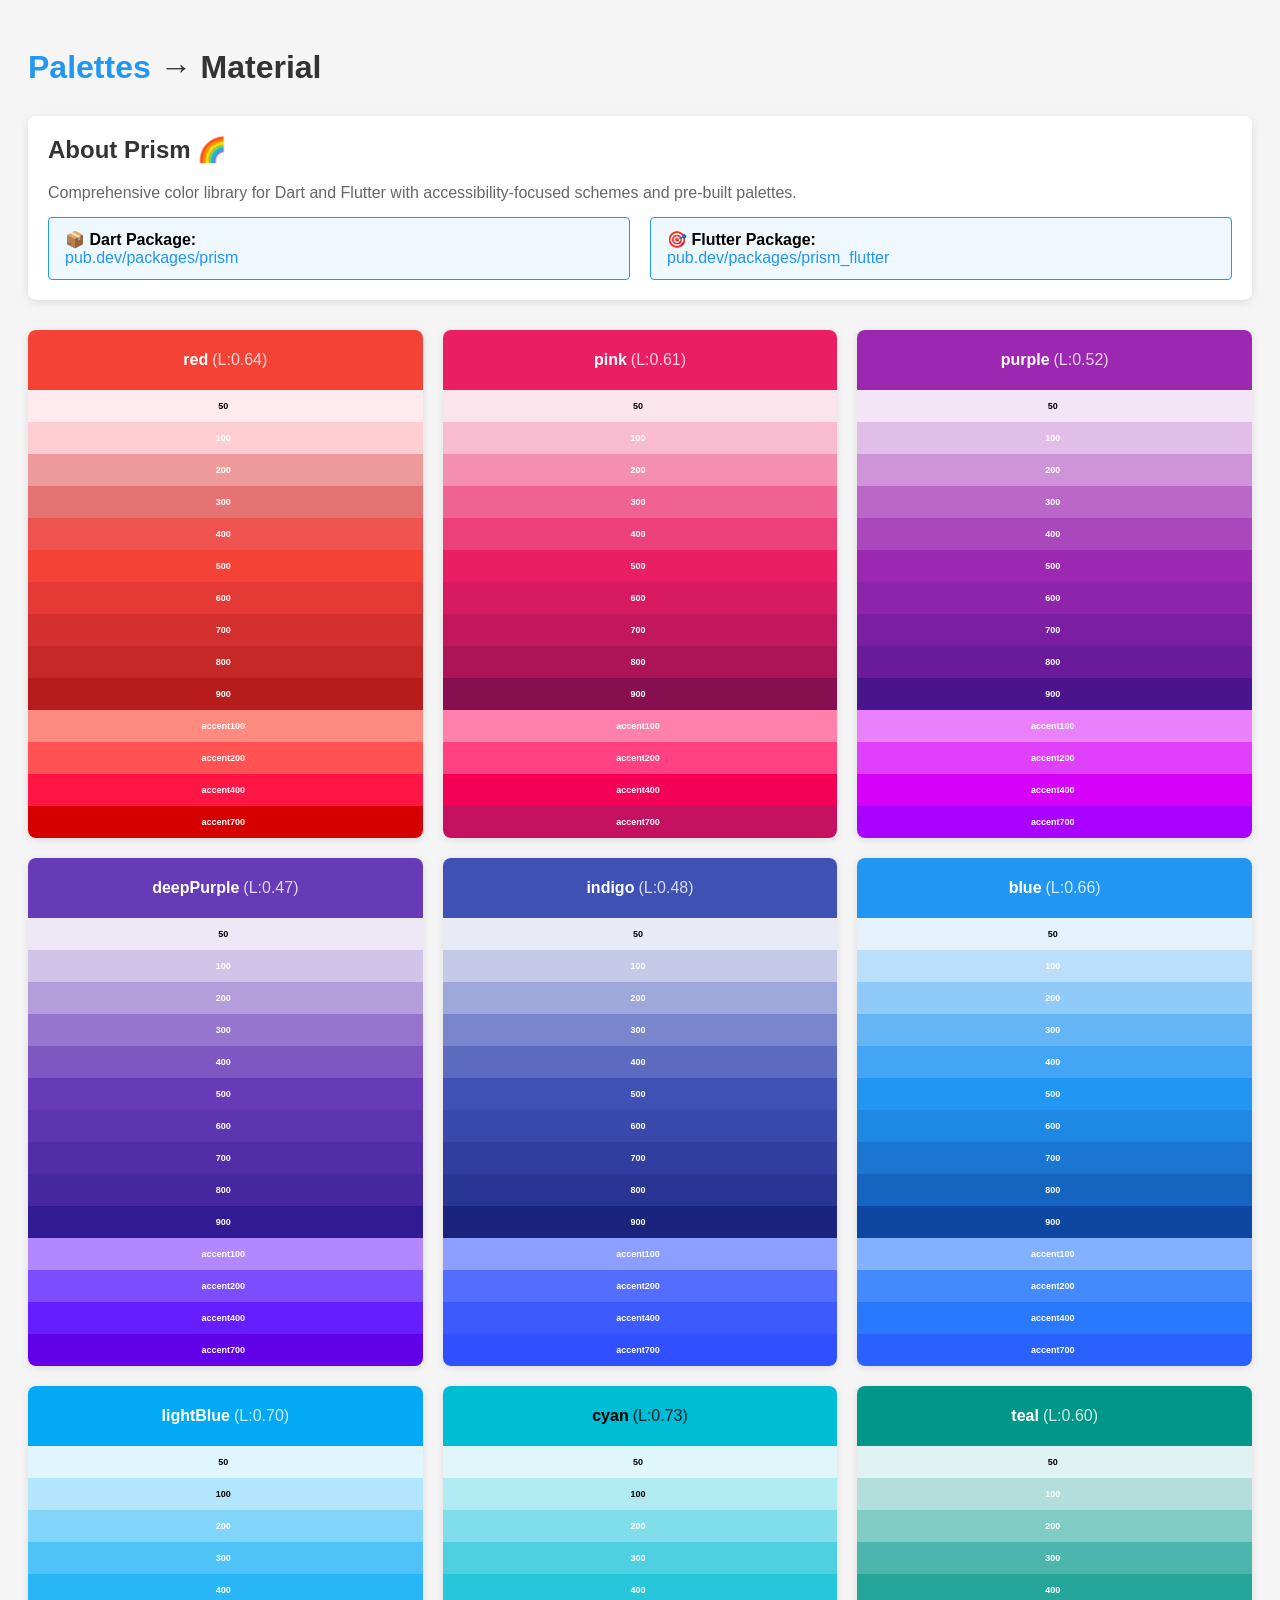
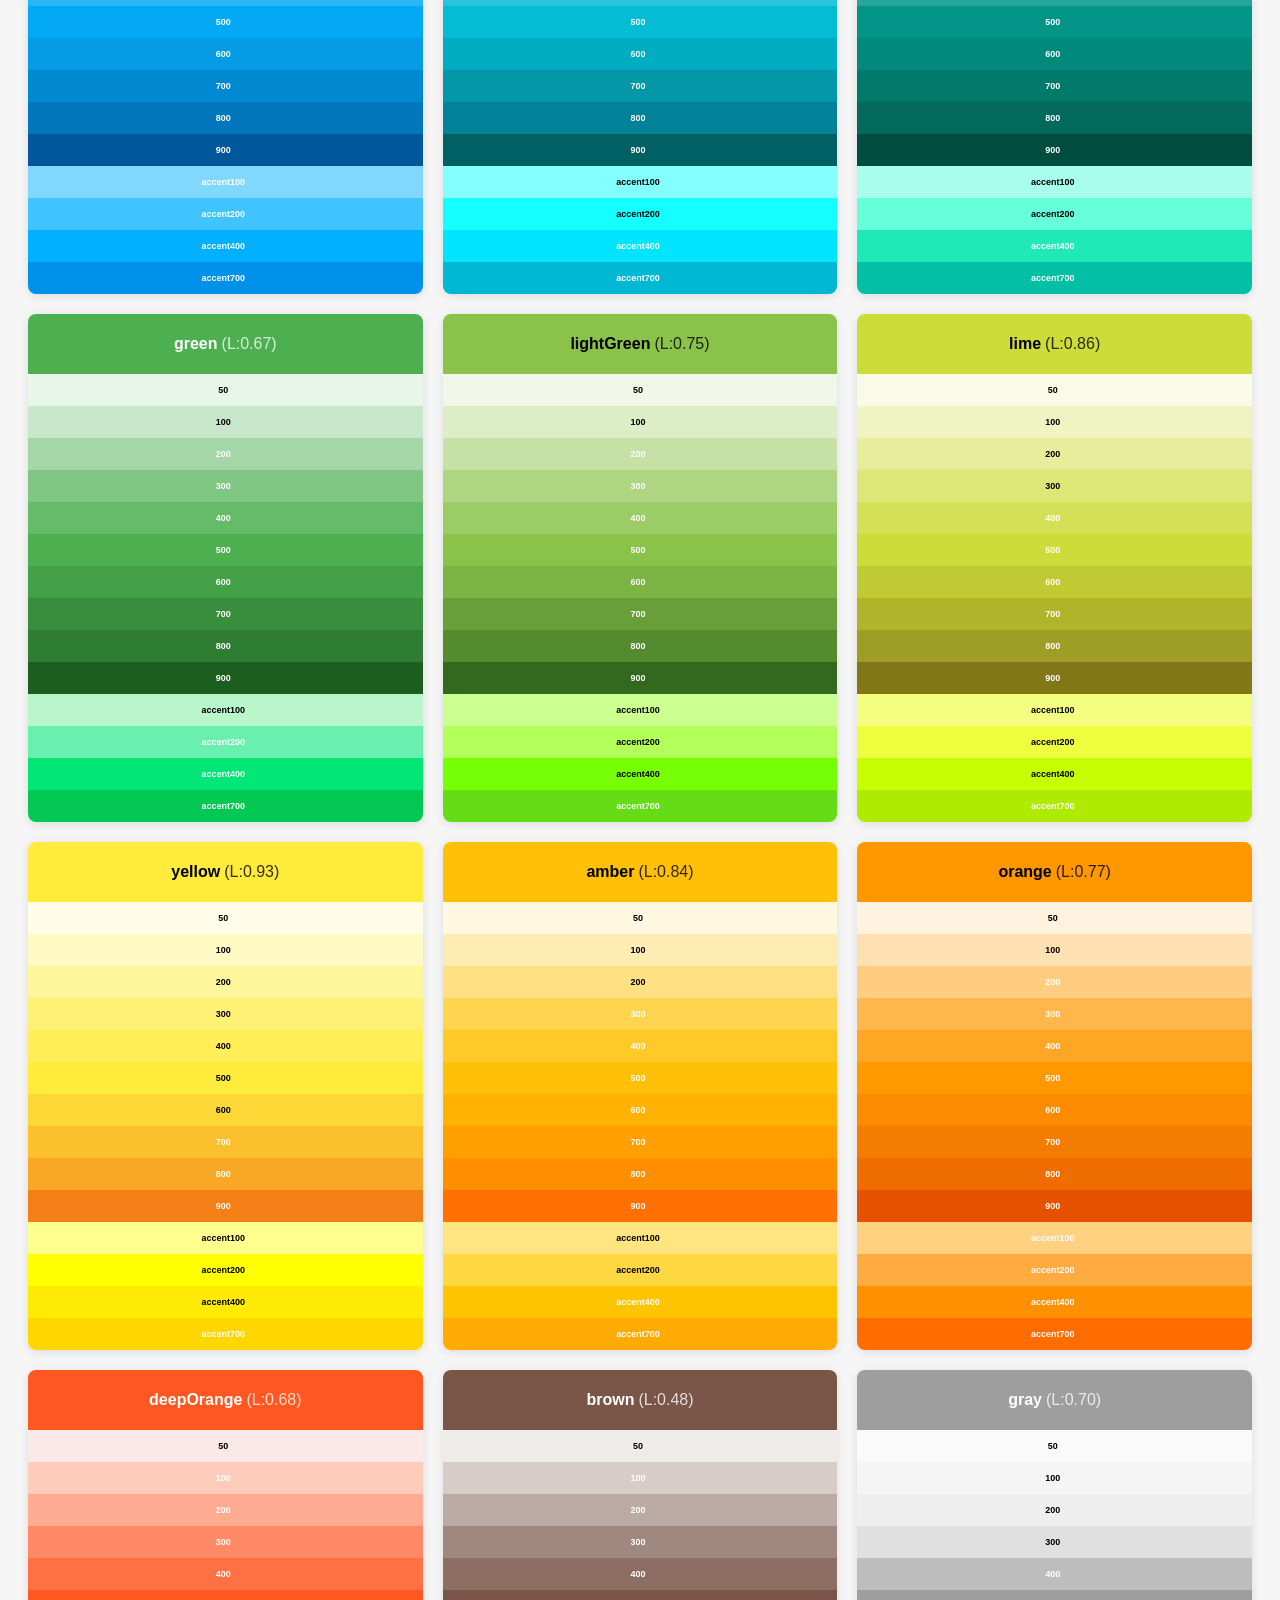
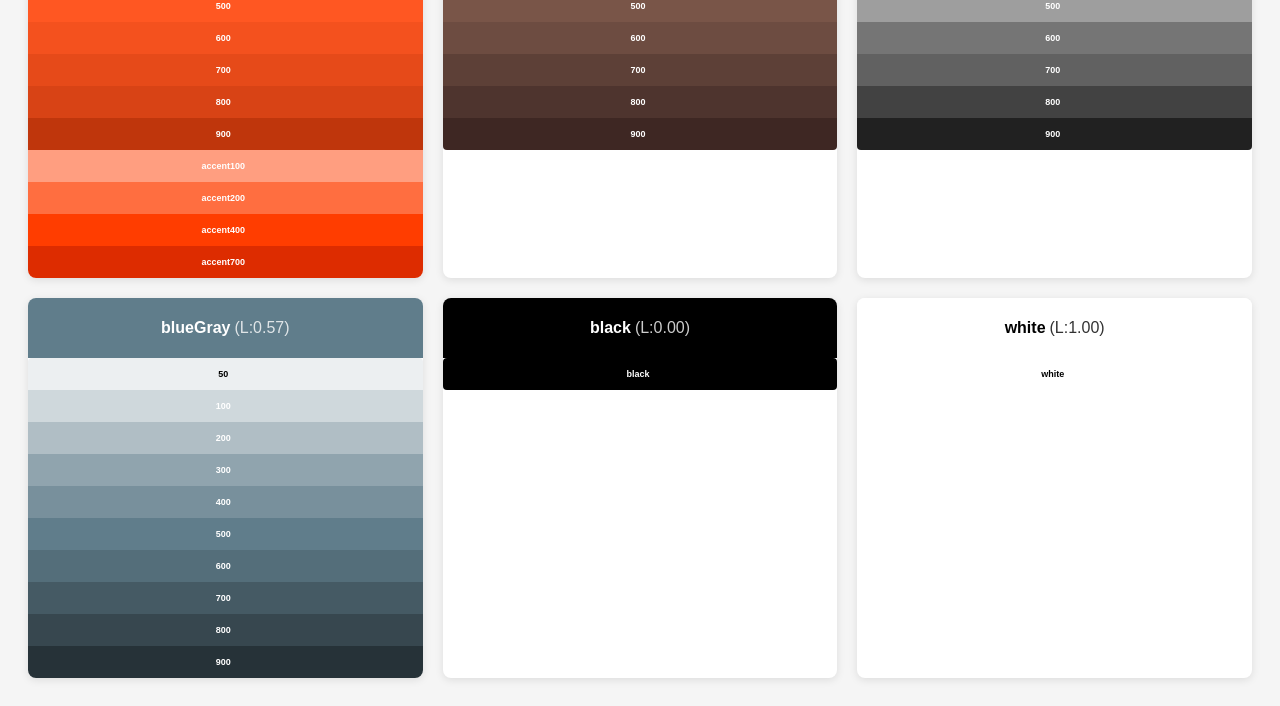
<file: palette_gallery/Material.html>
<!DOCTYPE html>
<html>
<head>
<title>Prism Palette Gallery - Material</title>
<meta charset="utf-8">
<link rel="stylesheet" href="MaterialOklch.css">
<style>
body { font-family: -apple-system, BlinkMacSystemFont, "Segoe UI", Roboto, sans-serif; padding: 20px; background: #f5f5f5; }
h1 { color: #333; margin-bottom: 30px; }
h1 a { color: #2196F3; text-decoration: none; transition: all 0.2s ease; }
h1 a:hover { color: #1976D2; text-decoration: underline; }
.palette-container { display: grid; grid-template-columns: repeat(auto-fit, minmax(300px, 1fr)); gap: 20px; }
.color-card { background: white; border-radius: 8px; box-shadow: 0 2px 8px rgba(0,0,0,0.1); overflow: hidden; }
.color-header { height: 60px; display: flex; align-items: center; justify-content: center; font-weight: bold; font-size: 16px; }
.color-info {  }
.luminance-value { font-weight: 300; opacity: 0.8; padding-left:4px; }
.shades-column { display: flex; flex-direction: column; border-radius: 4px; overflow: hidden; }
.shade-item { height: 32px; display: flex; align-items: center; justify-content: center; font-size: 10px; font-weight: 500; position: relative; }
.shade-name { font-size: 9px; font-weight: 600; margin-right: 4px; }
.shade-luminance { font-size: 8px; opacity: 0.8; }
.luminance-value { font-weight: 300; opacity: 0.8; }
.package-info { background: white; border-radius: 8px; box-shadow: 0 2px 8px rgba(0,0,0,0.1); padding: 20px; margin-bottom: 30px; }
.package-info h2 { margin-top: 0; color: #333; }
.package-info p { margin: 10px 0; color: #666; }
.package-info a { color: #2196F3; text-decoration: none; }
.package-info a:hover { text-decoration: underline; }
.package-links { display: flex; gap: 20px; margin-top: 15px; flex-wrap: wrap; }
.package-link { padding: 12px 16px; border-radius: 4px; background: #f0f8ff; border: 1px solid #2196F3; flex: 1; min-width: 200px; }
@media (max-width: 480px) { .package-links { flex-direction: column; gap: 10px; } .package-link { min-width: unset; } }
</style>
</head>
<body>
<h1><a href="https://github.com/jimmyff/prism/tree/main/palette_gallery">Palettes</a> → Material</h1>
<div class="package-info">
<h2>About Prism 🌈</h2>
<p>Comprehensive color library for Dart and Flutter with accessibility-focused schemes and pre-built palettes.</p>
<div class="package-links">
<div class="package-link">
<strong>📦 Dart Package:</strong><br>
<a href="https://pub.dev/packages/prism" target="_blank">pub.dev/packages/prism</a>
</div>
<div class="package-link">
<strong>🎯 Flutter Package:</strong><br>
<a href="https://pub.dev/packages/prism_flutter" target="_blank">pub.dev/packages/prism_flutter</a>
</div>
</div>
</div>
<div class="palette-container">
<div class="color-card">
<div class="color-header" style="background-color: #F44336; color: #FFFFFF;">
red <span class="luminance-value">(L:0.64)</span>
</div>
<div class="color-info">
<div class="shades-column">
<div class="shade-item bg-red-50" style="color: #000;">
<span class="shade-name">50</span>
</div>
<div class="shade-item bg-red-100" style="color: #fff;">
<span class="shade-name">100</span>
</div>
<div class="shade-item bg-red-200" style="color: #fff;">
<span class="shade-name">200</span>
</div>
<div class="shade-item bg-red-300" style="color: #fff;">
<span class="shade-name">300</span>
</div>
<div class="shade-item bg-red-400" style="color: #fff;">
<span class="shade-name">400</span>
</div>
<div class="shade-item bg-red-500" style="color: #fff;">
<span class="shade-name">500</span>
</div>
<div class="shade-item bg-red-600" style="color: #fff;">
<span class="shade-name">600</span>
</div>
<div class="shade-item bg-red-700" style="color: #fff;">
<span class="shade-name">700</span>
</div>
<div class="shade-item bg-red-800" style="color: #fff;">
<span class="shade-name">800</span>
</div>
<div class="shade-item bg-red-900" style="color: #fff;">
<span class="shade-name">900</span>
</div>
<div class="shade-item bg-red-accent100" style="color: #fff;">
<span class="shade-name">accent100</span>
</div>
<div class="shade-item bg-red-accent200" style="color: #fff;">
<span class="shade-name">accent200</span>
</div>
<div class="shade-item bg-red-accent400" style="color: #fff;">
<span class="shade-name">accent400</span>
</div>
<div class="shade-item bg-red-accent700" style="color: #fff;">
<span class="shade-name">accent700</span>
</div>
</div>
</div>
</div>
<div class="color-card">
<div class="color-header" style="background-color: #E91E63; color: #FFFFFF;">
pink <span class="luminance-value">(L:0.61)</span>
</div>
<div class="color-info">
<div class="shades-column">
<div class="shade-item bg-pink-50" style="color: #000;">
<span class="shade-name">50</span>
</div>
<div class="shade-item bg-pink-100" style="color: #fff;">
<span class="shade-name">100</span>
</div>
<div class="shade-item bg-pink-200" style="color: #fff;">
<span class="shade-name">200</span>
</div>
<div class="shade-item bg-pink-300" style="color: #fff;">
<span class="shade-name">300</span>
</div>
<div class="shade-item bg-pink-400" style="color: #fff;">
<span class="shade-name">400</span>
</div>
<div class="shade-item bg-pink-500" style="color: #fff;">
<span class="shade-name">500</span>
</div>
<div class="shade-item bg-pink-600" style="color: #fff;">
<span class="shade-name">600</span>
</div>
<div class="shade-item bg-pink-700" style="color: #fff;">
<span class="shade-name">700</span>
</div>
<div class="shade-item bg-pink-800" style="color: #fff;">
<span class="shade-name">800</span>
</div>
<div class="shade-item bg-pink-900" style="color: #fff;">
<span class="shade-name">900</span>
</div>
<div class="shade-item bg-pink-accent100" style="color: #fff;">
<span class="shade-name">accent100</span>
</div>
<div class="shade-item bg-pink-accent200" style="color: #fff;">
<span class="shade-name">accent200</span>
</div>
<div class="shade-item bg-pink-accent400" style="color: #fff;">
<span class="shade-name">accent400</span>
</div>
<div class="shade-item bg-pink-accent700" style="color: #fff;">
<span class="shade-name">accent700</span>
</div>
</div>
</div>
</div>
<div class="color-card">
<div class="color-header" style="background-color: #9C27B0; color: #FFFFFF;">
purple <span class="luminance-value">(L:0.52)</span>
</div>
<div class="color-info">
<div class="shades-column">
<div class="shade-item bg-purple-50" style="color: #000;">
<span class="shade-name">50</span>
</div>
<div class="shade-item bg-purple-100" style="color: #fff;">
<span class="shade-name">100</span>
</div>
<div class="shade-item bg-purple-200" style="color: #fff;">
<span class="shade-name">200</span>
</div>
<div class="shade-item bg-purple-300" style="color: #fff;">
<span class="shade-name">300</span>
</div>
<div class="shade-item bg-purple-400" style="color: #fff;">
<span class="shade-name">400</span>
</div>
<div class="shade-item bg-purple-500" style="color: #fff;">
<span class="shade-name">500</span>
</div>
<div class="shade-item bg-purple-600" style="color: #fff;">
<span class="shade-name">600</span>
</div>
<div class="shade-item bg-purple-700" style="color: #fff;">
<span class="shade-name">700</span>
</div>
<div class="shade-item bg-purple-800" style="color: #fff;">
<span class="shade-name">800</span>
</div>
<div class="shade-item bg-purple-900" style="color: #fff;">
<span class="shade-name">900</span>
</div>
<div class="shade-item bg-purple-accent100" style="color: #fff;">
<span class="shade-name">accent100</span>
</div>
<div class="shade-item bg-purple-accent200" style="color: #fff;">
<span class="shade-name">accent200</span>
</div>
<div class="shade-item bg-purple-accent400" style="color: #fff;">
<span class="shade-name">accent400</span>
</div>
<div class="shade-item bg-purple-accent700" style="color: #fff;">
<span class="shade-name">accent700</span>
</div>
</div>
</div>
</div>
<div class="color-card">
<div class="color-header" style="background-color: #673AB7; color: #FFFFFF;">
deepPurple <span class="luminance-value">(L:0.47)</span>
</div>
<div class="color-info">
<div class="shades-column">
<div class="shade-item bg-deeppurple-50" style="color: #000;">
<span class="shade-name">50</span>
</div>
<div class="shade-item bg-deeppurple-100" style="color: #fff;">
<span class="shade-name">100</span>
</div>
<div class="shade-item bg-deeppurple-200" style="color: #fff;">
<span class="shade-name">200</span>
</div>
<div class="shade-item bg-deeppurple-300" style="color: #fff;">
<span class="shade-name">300</span>
</div>
<div class="shade-item bg-deeppurple-400" style="color: #fff;">
<span class="shade-name">400</span>
</div>
<div class="shade-item bg-deeppurple-500" style="color: #fff;">
<span class="shade-name">500</span>
</div>
<div class="shade-item bg-deeppurple-600" style="color: #fff;">
<span class="shade-name">600</span>
</div>
<div class="shade-item bg-deeppurple-700" style="color: #fff;">
<span class="shade-name">700</span>
</div>
<div class="shade-item bg-deeppurple-800" style="color: #fff;">
<span class="shade-name">800</span>
</div>
<div class="shade-item bg-deeppurple-900" style="color: #fff;">
<span class="shade-name">900</span>
</div>
<div class="shade-item bg-deeppurple-accent100" style="color: #fff;">
<span class="shade-name">accent100</span>
</div>
<div class="shade-item bg-deeppurple-accent200" style="color: #fff;">
<span class="shade-name">accent200</span>
</div>
<div class="shade-item bg-deeppurple-accent400" style="color: #fff;">
<span class="shade-name">accent400</span>
</div>
<div class="shade-item bg-deeppurple-accent700" style="color: #fff;">
<span class="shade-name">accent700</span>
</div>
</div>
</div>
</div>
<div class="color-card">
<div class="color-header" style="background-color: #3F51B5; color: #FFFFFF;">
indigo <span class="luminance-value">(L:0.48)</span>
</div>
<div class="color-info">
<div class="shades-column">
<div class="shade-item bg-indigo-50" style="color: #000;">
<span class="shade-name">50</span>
</div>
<div class="shade-item bg-indigo-100" style="color: #fff;">
<span class="shade-name">100</span>
</div>
<div class="shade-item bg-indigo-200" style="color: #fff;">
<span class="shade-name">200</span>
</div>
<div class="shade-item bg-indigo-300" style="color: #fff;">
<span class="shade-name">300</span>
</div>
<div class="shade-item bg-indigo-400" style="color: #fff;">
<span class="shade-name">400</span>
</div>
<div class="shade-item bg-indigo-500" style="color: #fff;">
<span class="shade-name">500</span>
</div>
<div class="shade-item bg-indigo-600" style="color: #fff;">
<span class="shade-name">600</span>
</div>
<div class="shade-item bg-indigo-700" style="color: #fff;">
<span class="shade-name">700</span>
</div>
<div class="shade-item bg-indigo-800" style="color: #fff;">
<span class="shade-name">800</span>
</div>
<div class="shade-item bg-indigo-900" style="color: #fff;">
<span class="shade-name">900</span>
</div>
<div class="shade-item bg-indigo-accent100" style="color: #fff;">
<span class="shade-name">accent100</span>
</div>
<div class="shade-item bg-indigo-accent200" style="color: #fff;">
<span class="shade-name">accent200</span>
</div>
<div class="shade-item bg-indigo-accent400" style="color: #fff;">
<span class="shade-name">accent400</span>
</div>
<div class="shade-item bg-indigo-accent700" style="color: #fff;">
<span class="shade-name">accent700</span>
</div>
</div>
</div>
</div>
<div class="color-card">
<div class="color-header" style="background-color: #2196F3; color: #FFFFFF;">
blue <span class="luminance-value">(L:0.66)</span>
</div>
<div class="color-info">
<div class="shades-column">
<div class="shade-item bg-blue-50" style="color: #000;">
<span class="shade-name">50</span>
</div>
<div class="shade-item bg-blue-100" style="color: #fff;">
<span class="shade-name">100</span>
</div>
<div class="shade-item bg-blue-200" style="color: #fff;">
<span class="shade-name">200</span>
</div>
<div class="shade-item bg-blue-300" style="color: #fff;">
<span class="shade-name">300</span>
</div>
<div class="shade-item bg-blue-400" style="color: #fff;">
<span class="shade-name">400</span>
</div>
<div class="shade-item bg-blue-500" style="color: #fff;">
<span class="shade-name">500</span>
</div>
<div class="shade-item bg-blue-600" style="color: #fff;">
<span class="shade-name">600</span>
</div>
<div class="shade-item bg-blue-700" style="color: #fff;">
<span class="shade-name">700</span>
</div>
<div class="shade-item bg-blue-800" style="color: #fff;">
<span class="shade-name">800</span>
</div>
<div class="shade-item bg-blue-900" style="color: #fff;">
<span class="shade-name">900</span>
</div>
<div class="shade-item bg-blue-accent100" style="color: #fff;">
<span class="shade-name">accent100</span>
</div>
<div class="shade-item bg-blue-accent200" style="color: #fff;">
<span class="shade-name">accent200</span>
</div>
<div class="shade-item bg-blue-accent400" style="color: #fff;">
<span class="shade-name">accent400</span>
</div>
<div class="shade-item bg-blue-accent700" style="color: #fff;">
<span class="shade-name">accent700</span>
</div>
</div>
</div>
</div>
<div class="color-card">
<div class="color-header" style="background-color: #03A9F4; color: #FFFFFF;">
lightBlue <span class="luminance-value">(L:0.70)</span>
</div>
<div class="color-info">
<div class="shades-column">
<div class="shade-item bg-lightblue-50" style="color: #000;">
<span class="shade-name">50</span>
</div>
<div class="shade-item bg-lightblue-100" style="color: #000;">
<span class="shade-name">100</span>
</div>
<div class="shade-item bg-lightblue-200" style="color: #fff;">
<span class="shade-name">200</span>
</div>
<div class="shade-item bg-lightblue-300" style="color: #fff;">
<span class="shade-name">300</span>
</div>
<div class="shade-item bg-lightblue-400" style="color: #fff;">
<span class="shade-name">400</span>
</div>
<div class="shade-item bg-lightblue-500" style="color: #fff;">
<span class="shade-name">500</span>
</div>
<div class="shade-item bg-lightblue-600" style="color: #fff;">
<span class="shade-name">600</span>
</div>
<div class="shade-item bg-lightblue-700" style="color: #fff;">
<span class="shade-name">700</span>
</div>
<div class="shade-item bg-lightblue-800" style="color: #fff;">
<span class="shade-name">800</span>
</div>
<div class="shade-item bg-lightblue-900" style="color: #fff;">
<span class="shade-name">900</span>
</div>
<div class="shade-item bg-lightblue-accent100" style="color: #fff;">
<span class="shade-name">accent100</span>
</div>
<div class="shade-item bg-lightblue-accent200" style="color: #fff;">
<span class="shade-name">accent200</span>
</div>
<div class="shade-item bg-lightblue-accent400" style="color: #fff;">
<span class="shade-name">accent400</span>
</div>
<div class="shade-item bg-lightblue-accent700" style="color: #fff;">
<span class="shade-name">accent700</span>
</div>
</div>
</div>
</div>
<div class="color-card">
<div class="color-header" style="background-color: #00BCD4; color: #000000;">
cyan <span class="luminance-value">(L:0.73)</span>
</div>
<div class="color-info">
<div class="shades-column">
<div class="shade-item bg-cyan-50" style="color: #000;">
<span class="shade-name">50</span>
</div>
<div class="shade-item bg-cyan-100" style="color: #000;">
<span class="shade-name">100</span>
</div>
<div class="shade-item bg-cyan-200" style="color: #fff;">
<span class="shade-name">200</span>
</div>
<div class="shade-item bg-cyan-300" style="color: #fff;">
<span class="shade-name">300</span>
</div>
<div class="shade-item bg-cyan-400" style="color: #fff;">
<span class="shade-name">400</span>
</div>
<div class="shade-item bg-cyan-500" style="color: #fff;">
<span class="shade-name">500</span>
</div>
<div class="shade-item bg-cyan-600" style="color: #fff;">
<span class="shade-name">600</span>
</div>
<div class="shade-item bg-cyan-700" style="color: #fff;">
<span class="shade-name">700</span>
</div>
<div class="shade-item bg-cyan-800" style="color: #fff;">
<span class="shade-name">800</span>
</div>
<div class="shade-item bg-cyan-900" style="color: #fff;">
<span class="shade-name">900</span>
</div>
<div class="shade-item bg-cyan-accent100" style="color: #000;">
<span class="shade-name">accent100</span>
</div>
<div class="shade-item bg-cyan-accent200" style="color: #000;">
<span class="shade-name">accent200</span>
</div>
<div class="shade-item bg-cyan-accent400" style="color: #fff;">
<span class="shade-name">accent400</span>
</div>
<div class="shade-item bg-cyan-accent700" style="color: #fff;">
<span class="shade-name">accent700</span>
</div>
</div>
</div>
</div>
<div class="color-card">
<div class="color-header" style="background-color: #009688; color: #FFFFFF;">
teal <span class="luminance-value">(L:0.60)</span>
</div>
<div class="color-info">
<div class="shades-column">
<div class="shade-item bg-teal-50" style="color: #000;">
<span class="shade-name">50</span>
</div>
<div class="shade-item bg-teal-100" style="color: #fff;">
<span class="shade-name">100</span>
</div>
<div class="shade-item bg-teal-200" style="color: #fff;">
<span class="shade-name">200</span>
</div>
<div class="shade-item bg-teal-300" style="color: #fff;">
<span class="shade-name">300</span>
</div>
<div class="shade-item bg-teal-400" style="color: #fff;">
<span class="shade-name">400</span>
</div>
<div class="shade-item bg-teal-500" style="color: #fff;">
<span class="shade-name">500</span>
</div>
<div class="shade-item bg-teal-600" style="color: #fff;">
<span class="shade-name">600</span>
</div>
<div class="shade-item bg-teal-700" style="color: #fff;">
<span class="shade-name">700</span>
</div>
<div class="shade-item bg-teal-800" style="color: #fff;">
<span class="shade-name">800</span>
</div>
<div class="shade-item bg-teal-900" style="color: #fff;">
<span class="shade-name">900</span>
</div>
<div class="shade-item bg-teal-accent100" style="color: #000;">
<span class="shade-name">accent100</span>
</div>
<div class="shade-item bg-teal-accent200" style="color: #000;">
<span class="shade-name">accent200</span>
</div>
<div class="shade-item bg-teal-accent400" style="color: #fff;">
<span class="shade-name">accent400</span>
</div>
<div class="shade-item bg-teal-accent700" style="color: #fff;">
<span class="shade-name">accent700</span>
</div>
</div>
</div>
</div>
<div class="color-card">
<div class="color-header" style="background-color: #4CAF50; color: #FFFFFF;">
green <span class="luminance-value">(L:0.67)</span>
</div>
<div class="color-info">
<div class="shades-column">
<div class="shade-item bg-green-50" style="color: #000;">
<span class="shade-name">50</span>
</div>
<div class="shade-item bg-green-100" style="color: #000;">
<span class="shade-name">100</span>
</div>
<div class="shade-item bg-green-200" style="color: #fff;">
<span class="shade-name">200</span>
</div>
<div class="shade-item bg-green-300" style="color: #fff;">
<span class="shade-name">300</span>
</div>
<div class="shade-item bg-green-400" style="color: #fff;">
<span class="shade-name">400</span>
</div>
<div class="shade-item bg-green-500" style="color: #fff;">
<span class="shade-name">500</span>
</div>
<div class="shade-item bg-green-600" style="color: #fff;">
<span class="shade-name">600</span>
</div>
<div class="shade-item bg-green-700" style="color: #fff;">
<span class="shade-name">700</span>
</div>
<div class="shade-item bg-green-800" style="color: #fff;">
<span class="shade-name">800</span>
</div>
<div class="shade-item bg-green-900" style="color: #fff;">
<span class="shade-name">900</span>
</div>
<div class="shade-item bg-green-accent100" style="color: #000;">
<span class="shade-name">accent100</span>
</div>
<div class="shade-item bg-green-accent200" style="color: #fff;">
<span class="shade-name">accent200</span>
</div>
<div class="shade-item bg-green-accent400" style="color: #fff;">
<span class="shade-name">accent400</span>
</div>
<div class="shade-item bg-green-accent700" style="color: #fff;">
<span class="shade-name">accent700</span>
</div>
</div>
</div>
</div>
<div class="color-card">
<div class="color-header" style="background-color: #8BC34A; color: #000000;">
lightGreen <span class="luminance-value">(L:0.75)</span>
</div>
<div class="color-info">
<div class="shades-column">
<div class="shade-item bg-lightgreen-50" style="color: #000;">
<span class="shade-name">50</span>
</div>
<div class="shade-item bg-lightgreen-100" style="color: #000;">
<span class="shade-name">100</span>
</div>
<div class="shade-item bg-lightgreen-200" style="color: #fff;">
<span class="shade-name">200</span>
</div>
<div class="shade-item bg-lightgreen-300" style="color: #fff;">
<span class="shade-name">300</span>
</div>
<div class="shade-item bg-lightgreen-400" style="color: #fff;">
<span class="shade-name">400</span>
</div>
<div class="shade-item bg-lightgreen-500" style="color: #fff;">
<span class="shade-name">500</span>
</div>
<div class="shade-item bg-lightgreen-600" style="color: #fff;">
<span class="shade-name">600</span>
</div>
<div class="shade-item bg-lightgreen-700" style="color: #fff;">
<span class="shade-name">700</span>
</div>
<div class="shade-item bg-lightgreen-800" style="color: #fff;">
<span class="shade-name">800</span>
</div>
<div class="shade-item bg-lightgreen-900" style="color: #fff;">
<span class="shade-name">900</span>
</div>
<div class="shade-item bg-lightgreen-accent100" style="color: #000;">
<span class="shade-name">accent100</span>
</div>
<div class="shade-item bg-lightgreen-accent200" style="color: #000;">
<span class="shade-name">accent200</span>
</div>
<div class="shade-item bg-lightgreen-accent400" style="color: #000;">
<span class="shade-name">accent400</span>
</div>
<div class="shade-item bg-lightgreen-accent700" style="color: #fff;">
<span class="shade-name">accent700</span>
</div>
</div>
</div>
</div>
<div class="color-card">
<div class="color-header" style="background-color: #CDDC39; color: #000000;">
lime <span class="luminance-value">(L:0.86)</span>
</div>
<div class="color-info">
<div class="shades-column">
<div class="shade-item bg-lime-50" style="color: #000;">
<span class="shade-name">50</span>
</div>
<div class="shade-item bg-lime-100" style="color: #000;">
<span class="shade-name">100</span>
</div>
<div class="shade-item bg-lime-200" style="color: #000;">
<span class="shade-name">200</span>
</div>
<div class="shade-item bg-lime-300" style="color: #000;">
<span class="shade-name">300</span>
</div>
<div class="shade-item bg-lime-400" style="color: #fff;">
<span class="shade-name">400</span>
</div>
<div class="shade-item bg-lime-500" style="color: #fff;">
<span class="shade-name">500</span>
</div>
<div class="shade-item bg-lime-600" style="color: #fff;">
<span class="shade-name">600</span>
</div>
<div class="shade-item bg-lime-700" style="color: #fff;">
<span class="shade-name">700</span>
</div>
<div class="shade-item bg-lime-800" style="color: #fff;">
<span class="shade-name">800</span>
</div>
<div class="shade-item bg-lime-900" style="color: #fff;">
<span class="shade-name">900</span>
</div>
<div class="shade-item bg-lime-accent100" style="color: #000;">
<span class="shade-name">accent100</span>
</div>
<div class="shade-item bg-lime-accent200" style="color: #000;">
<span class="shade-name">accent200</span>
</div>
<div class="shade-item bg-lime-accent400" style="color: #000;">
<span class="shade-name">accent400</span>
</div>
<div class="shade-item bg-lime-accent700" style="color: #fff;">
<span class="shade-name">accent700</span>
</div>
</div>
</div>
</div>
<div class="color-card">
<div class="color-header" style="background-color: #FFEB3B; color: #000000;">
yellow <span class="luminance-value">(L:0.93)</span>
</div>
<div class="color-info">
<div class="shades-column">
<div class="shade-item bg-yellow-50" style="color: #000;">
<span class="shade-name">50</span>
</div>
<div class="shade-item bg-yellow-100" style="color: #000;">
<span class="shade-name">100</span>
</div>
<div class="shade-item bg-yellow-200" style="color: #000;">
<span class="shade-name">200</span>
</div>
<div class="shade-item bg-yellow-300" style="color: #000;">
<span class="shade-name">300</span>
</div>
<div class="shade-item bg-yellow-400" style="color: #000;">
<span class="shade-name">400</span>
</div>
<div class="shade-item bg-yellow-500" style="color: #000;">
<span class="shade-name">500</span>
</div>
<div class="shade-item bg-yellow-600" style="color: #000;">
<span class="shade-name">600</span>
</div>
<div class="shade-item bg-yellow-700" style="color: #fff;">
<span class="shade-name">700</span>
</div>
<div class="shade-item bg-yellow-800" style="color: #fff;">
<span class="shade-name">800</span>
</div>
<div class="shade-item bg-yellow-900" style="color: #fff;">
<span class="shade-name">900</span>
</div>
<div class="shade-item bg-yellow-accent100" style="color: #000;">
<span class="shade-name">accent100</span>
</div>
<div class="shade-item bg-yellow-accent200" style="color: #000;">
<span class="shade-name">accent200</span>
</div>
<div class="shade-item bg-yellow-accent400" style="color: #000;">
<span class="shade-name">accent400</span>
</div>
<div class="shade-item bg-yellow-accent700" style="color: #fff;">
<span class="shade-name">accent700</span>
</div>
</div>
</div>
</div>
<div class="color-card">
<div class="color-header" style="background-color: #FFC107; color: #000000;">
amber <span class="luminance-value">(L:0.84)</span>
</div>
<div class="color-info">
<div class="shades-column">
<div class="shade-item bg-amber-50" style="color: #000;">
<span class="shade-name">50</span>
</div>
<div class="shade-item bg-amber-100" style="color: #000;">
<span class="shade-name">100</span>
</div>
<div class="shade-item bg-amber-200" style="color: #000;">
<span class="shade-name">200</span>
</div>
<div class="shade-item bg-amber-300" style="color: #fff;">
<span class="shade-name">300</span>
</div>
<div class="shade-item bg-amber-400" style="color: #fff;">
<span class="shade-name">400</span>
</div>
<div class="shade-item bg-amber-500" style="color: #fff;">
<span class="shade-name">500</span>
</div>
<div class="shade-item bg-amber-600" style="color: #fff;">
<span class="shade-name">600</span>
</div>
<div class="shade-item bg-amber-700" style="color: #fff;">
<span class="shade-name">700</span>
</div>
<div class="shade-item bg-amber-800" style="color: #fff;">
<span class="shade-name">800</span>
</div>
<div class="shade-item bg-amber-900" style="color: #fff;">
<span class="shade-name">900</span>
</div>
<div class="shade-item bg-amber-accent100" style="color: #000;">
<span class="shade-name">accent100</span>
</div>
<div class="shade-item bg-amber-accent200" style="color: #000;">
<span class="shade-name">accent200</span>
</div>
<div class="shade-item bg-amber-accent400" style="color: #fff;">
<span class="shade-name">accent400</span>
</div>
<div class="shade-item bg-amber-accent700" style="color: #fff;">
<span class="shade-name">accent700</span>
</div>
</div>
</div>
</div>
<div class="color-card">
<div class="color-header" style="background-color: #FF9800; color: #000000;">
orange <span class="luminance-value">(L:0.77)</span>
</div>
<div class="color-info">
<div class="shades-column">
<div class="shade-item bg-orange-50" style="color: #000;">
<span class="shade-name">50</span>
</div>
<div class="shade-item bg-orange-100" style="color: #000;">
<span class="shade-name">100</span>
</div>
<div class="shade-item bg-orange-200" style="color: #fff;">
<span class="shade-name">200</span>
</div>
<div class="shade-item bg-orange-300" style="color: #fff;">
<span class="shade-name">300</span>
</div>
<div class="shade-item bg-orange-400" style="color: #fff;">
<span class="shade-name">400</span>
</div>
<div class="shade-item bg-orange-500" style="color: #fff;">
<span class="shade-name">500</span>
</div>
<div class="shade-item bg-orange-600" style="color: #fff;">
<span class="shade-name">600</span>
</div>
<div class="shade-item bg-orange-700" style="color: #fff;">
<span class="shade-name">700</span>
</div>
<div class="shade-item bg-orange-800" style="color: #fff;">
<span class="shade-name">800</span>
</div>
<div class="shade-item bg-orange-900" style="color: #fff;">
<span class="shade-name">900</span>
</div>
<div class="shade-item bg-orange-accent100" style="color: #fff;">
<span class="shade-name">accent100</span>
</div>
<div class="shade-item bg-orange-accent200" style="color: #fff;">
<span class="shade-name">accent200</span>
</div>
<div class="shade-item bg-orange-accent400" style="color: #fff;">
<span class="shade-name">accent400</span>
</div>
<div class="shade-item bg-orange-accent700" style="color: #fff;">
<span class="shade-name">accent700</span>
</div>
</div>
</div>
</div>
<div class="color-card">
<div class="color-header" style="background-color: #FF5722; color: #FFFFFF;">
deepOrange <span class="luminance-value">(L:0.68)</span>
</div>
<div class="color-info">
<div class="shades-column">
<div class="shade-item bg-deeporange-50" style="color: #000;">
<span class="shade-name">50</span>
</div>
<div class="shade-item bg-deeporange-100" style="color: #fff;">
<span class="shade-name">100</span>
</div>
<div class="shade-item bg-deeporange-200" style="color: #fff;">
<span class="shade-name">200</span>
</div>
<div class="shade-item bg-deeporange-300" style="color: #fff;">
<span class="shade-name">300</span>
</div>
<div class="shade-item bg-deeporange-400" style="color: #fff;">
<span class="shade-name">400</span>
</div>
<div class="shade-item bg-deeporange-500" style="color: #fff;">
<span class="shade-name">500</span>
</div>
<div class="shade-item bg-deeporange-600" style="color: #fff;">
<span class="shade-name">600</span>
</div>
<div class="shade-item bg-deeporange-700" style="color: #fff;">
<span class="shade-name">700</span>
</div>
<div class="shade-item bg-deeporange-800" style="color: #fff;">
<span class="shade-name">800</span>
</div>
<div class="shade-item bg-deeporange-900" style="color: #fff;">
<span class="shade-name">900</span>
</div>
<div class="shade-item bg-deeporange-accent100" style="color: #fff;">
<span class="shade-name">accent100</span>
</div>
<div class="shade-item bg-deeporange-accent200" style="color: #fff;">
<span class="shade-name">accent200</span>
</div>
<div class="shade-item bg-deeporange-accent400" style="color: #fff;">
<span class="shade-name">accent400</span>
</div>
<div class="shade-item bg-deeporange-accent700" style="color: #fff;">
<span class="shade-name">accent700</span>
</div>
</div>
</div>
</div>
<div class="color-card">
<div class="color-header" style="background-color: #795548; color: #FFFFFF;">
brown <span class="luminance-value">(L:0.48)</span>
</div>
<div class="color-info">
<div class="shades-column">
<div class="shade-item bg-brown-50" style="color: #000;">
<span class="shade-name">50</span>
</div>
<div class="shade-item bg-brown-100" style="color: #fff;">
<span class="shade-name">100</span>
</div>
<div class="shade-item bg-brown-200" style="color: #fff;">
<span class="shade-name">200</span>
</div>
<div class="shade-item bg-brown-300" style="color: #fff;">
<span class="shade-name">300</span>
</div>
<div class="shade-item bg-brown-400" style="color: #fff;">
<span class="shade-name">400</span>
</div>
<div class="shade-item bg-brown-500" style="color: #fff;">
<span class="shade-name">500</span>
</div>
<div class="shade-item bg-brown-600" style="color: #fff;">
<span class="shade-name">600</span>
</div>
<div class="shade-item bg-brown-700" style="color: #fff;">
<span class="shade-name">700</span>
</div>
<div class="shade-item bg-brown-800" style="color: #fff;">
<span class="shade-name">800</span>
</div>
<div class="shade-item bg-brown-900" style="color: #fff;">
<span class="shade-name">900</span>
</div>
</div>
</div>
</div>
<div class="color-card">
<div class="color-header" style="background-color: #9E9E9E; color: #FFFFFF;">
gray <span class="luminance-value">(L:0.70)</span>
</div>
<div class="color-info">
<div class="shades-column">
<div class="shade-item bg-gray-50" style="color: #000;">
<span class="shade-name">50</span>
</div>
<div class="shade-item bg-gray-100" style="color: #000;">
<span class="shade-name">100</span>
</div>
<div class="shade-item bg-gray-200" style="color: #000;">
<span class="shade-name">200</span>
</div>
<div class="shade-item bg-gray-300" style="color: #000;">
<span class="shade-name">300</span>
</div>
<div class="shade-item bg-gray-400" style="color: #fff;">
<span class="shade-name">400</span>
</div>
<div class="shade-item bg-gray-500" style="color: #fff;">
<span class="shade-name">500</span>
</div>
<div class="shade-item bg-gray-600" style="color: #fff;">
<span class="shade-name">600</span>
</div>
<div class="shade-item bg-gray-700" style="color: #fff;">
<span class="shade-name">700</span>
</div>
<div class="shade-item bg-gray-800" style="color: #fff;">
<span class="shade-name">800</span>
</div>
<div class="shade-item bg-gray-900" style="color: #fff;">
<span class="shade-name">900</span>
</div>
</div>
</div>
</div>
<div class="color-card">
<div class="color-header" style="background-color: #607D8B; color: #FFFFFF;">
blueGray <span class="luminance-value">(L:0.57)</span>
</div>
<div class="color-info">
<div class="shades-column">
<div class="shade-item bg-bluegray-50" style="color: #000;">
<span class="shade-name">50</span>
</div>
<div class="shade-item bg-bluegray-100" style="color: #fff;">
<span class="shade-name">100</span>
</div>
<div class="shade-item bg-bluegray-200" style="color: #fff;">
<span class="shade-name">200</span>
</div>
<div class="shade-item bg-bluegray-300" style="color: #fff;">
<span class="shade-name">300</span>
</div>
<div class="shade-item bg-bluegray-400" style="color: #fff;">
<span class="shade-name">400</span>
</div>
<div class="shade-item bg-bluegray-500" style="color: #fff;">
<span class="shade-name">500</span>
</div>
<div class="shade-item bg-bluegray-600" style="color: #fff;">
<span class="shade-name">600</span>
</div>
<div class="shade-item bg-bluegray-700" style="color: #fff;">
<span class="shade-name">700</span>
</div>
<div class="shade-item bg-bluegray-800" style="color: #fff;">
<span class="shade-name">800</span>
</div>
<div class="shade-item bg-bluegray-900" style="color: #fff;">
<span class="shade-name">900</span>
</div>
</div>
</div>
</div>
<div class="color-card">
<div class="color-header" style="background-color: #000000; color: #FFFFFF;">
black <span class="luminance-value">(L:0.00)</span>
</div>
<div class="color-info">
<div class="shades-column">
<div class="shade-item bg-black" style="color: #fff;">
<span class="shade-name">black</span>
</div>
</div>
</div>
</div>
<div class="color-card">
<div class="color-header" style="background-color: #FFFFFF; color: #000000;">
white <span class="luminance-value">(L:1.00)</span>
</div>
<div class="color-info">
<div class="shades-column">
<div class="shade-item bg-white" style="color: #000;">
<span class="shade-name">white</span>
</div>
</div>
</div>
</div>
</div>
</body>
</html>
</file>
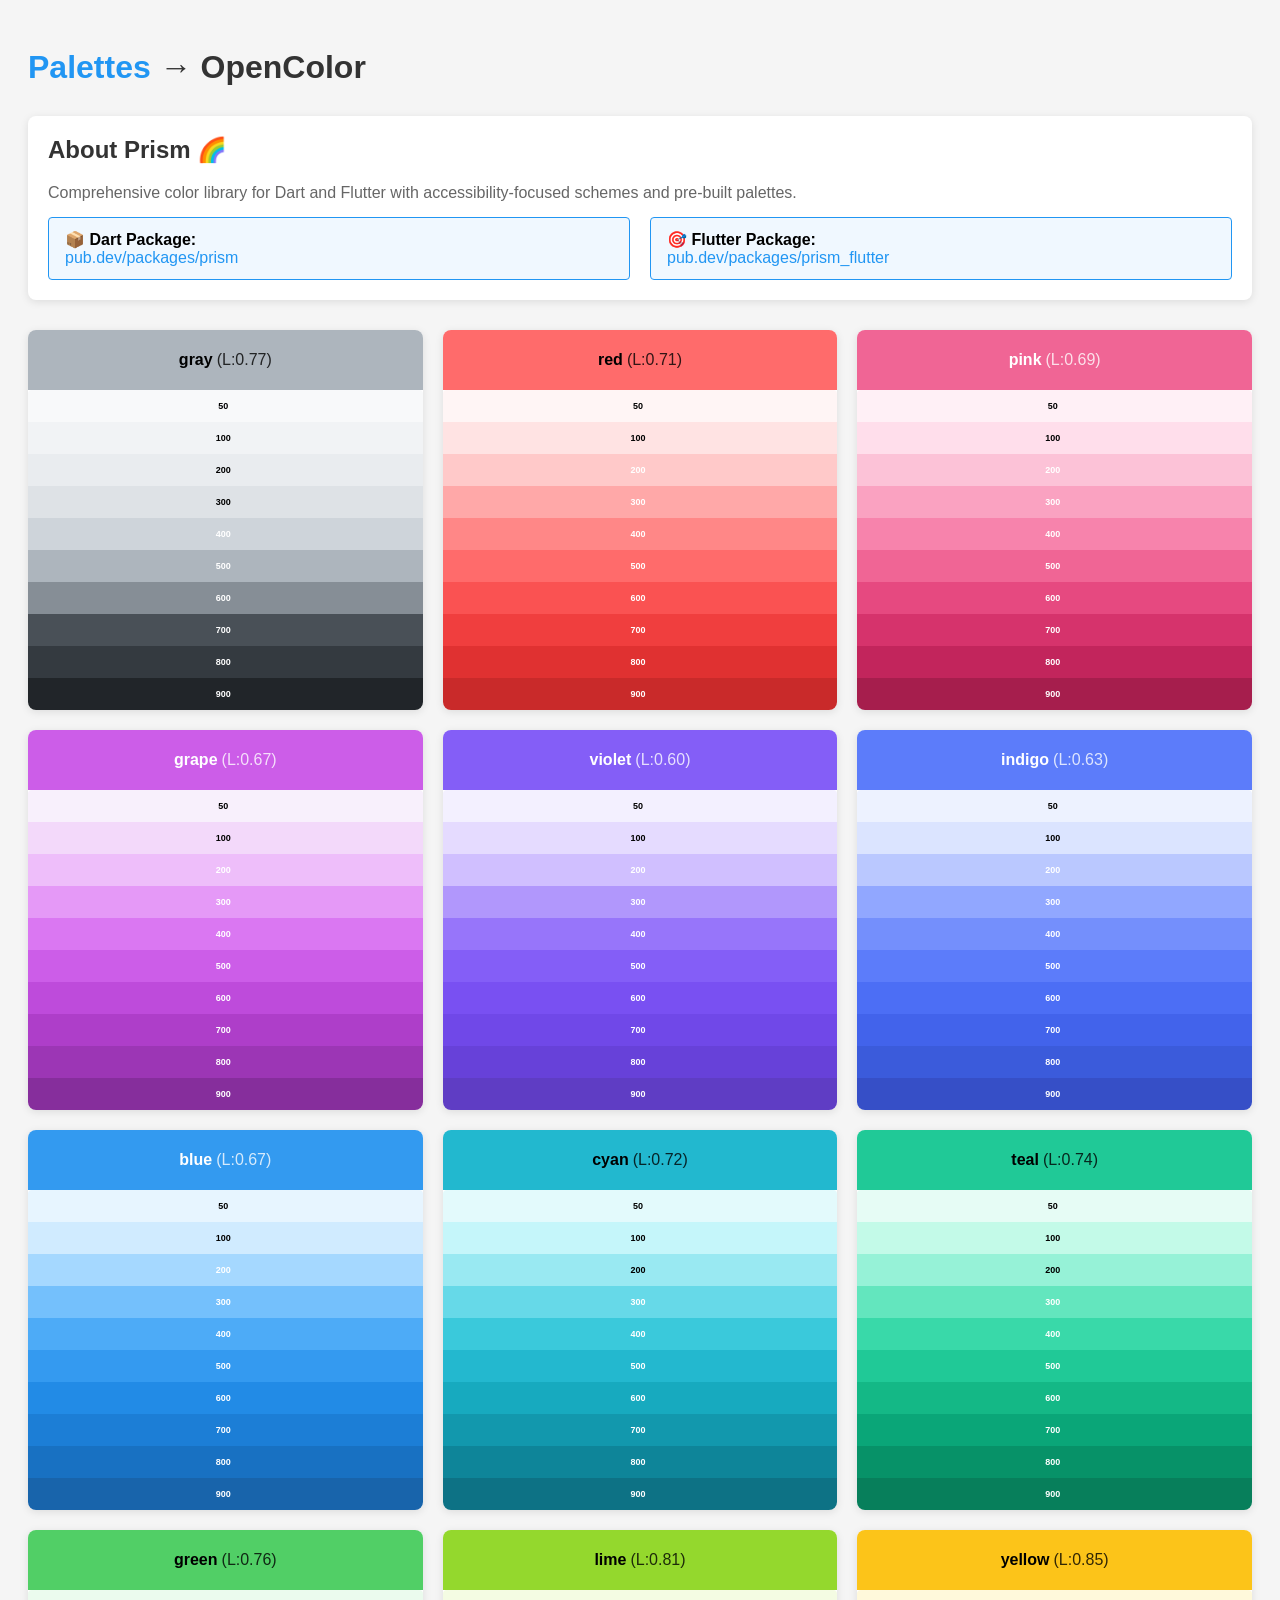
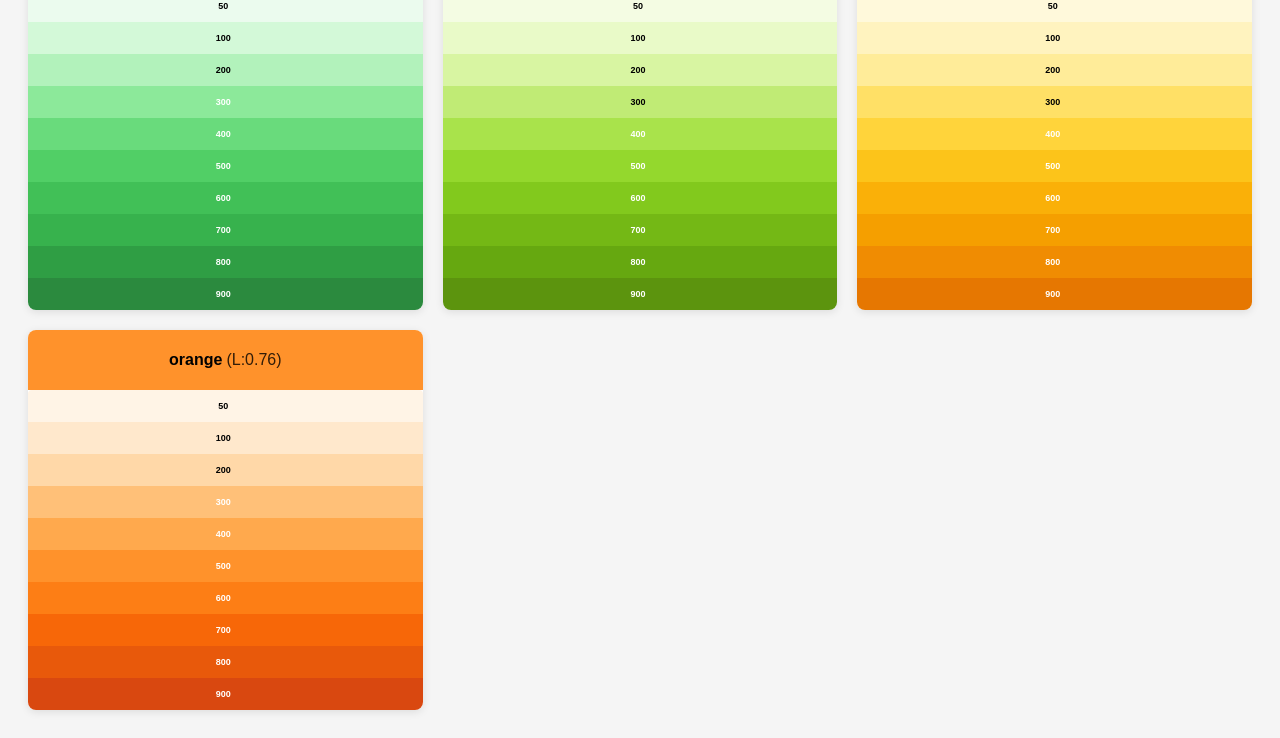
<file: palette_gallery/OpenColor.html>
<!DOCTYPE html>
<html>
<head>
<title>Prism Palette Gallery - OpenColor</title>
<meta charset="utf-8">
<link rel="stylesheet" href="OpenColorOklch.css">
<style>
body { font-family: -apple-system, BlinkMacSystemFont, "Segoe UI", Roboto, sans-serif; padding: 20px; background: #f5f5f5; }
h1 { color: #333; margin-bottom: 30px; }
h1 a { color: #2196F3; text-decoration: none; transition: all 0.2s ease; }
h1 a:hover { color: #1976D2; text-decoration: underline; }
.palette-container { display: grid; grid-template-columns: repeat(auto-fit, minmax(300px, 1fr)); gap: 20px; }
.color-card { background: white; border-radius: 8px; box-shadow: 0 2px 8px rgba(0,0,0,0.1); overflow: hidden; }
.color-header { height: 60px; display: flex; align-items: center; justify-content: center; font-weight: bold; font-size: 16px; }
.color-info {  }
.luminance-value { font-weight: 300; opacity: 0.8; padding-left:4px; }
.shades-column { display: flex; flex-direction: column; border-radius: 4px; overflow: hidden; }
.shade-item { height: 32px; display: flex; align-items: center; justify-content: center; font-size: 10px; font-weight: 500; position: relative; }
.shade-name { font-size: 9px; font-weight: 600; margin-right: 4px; }
.shade-luminance { font-size: 8px; opacity: 0.8; }
.luminance-value { font-weight: 300; opacity: 0.8; }
.package-info { background: white; border-radius: 8px; box-shadow: 0 2px 8px rgba(0,0,0,0.1); padding: 20px; margin-bottom: 30px; }
.package-info h2 { margin-top: 0; color: #333; }
.package-info p { margin: 10px 0; color: #666; }
.package-info a { color: #2196F3; text-decoration: none; }
.package-info a:hover { text-decoration: underline; }
.package-links { display: flex; gap: 20px; margin-top: 15px; flex-wrap: wrap; }
.package-link { padding: 12px 16px; border-radius: 4px; background: #f0f8ff; border: 1px solid #2196F3; flex: 1; min-width: 200px; }
@media (max-width: 480px) { .package-links { flex-direction: column; gap: 10px; } .package-link { min-width: unset; } }
</style>
</head>
<body>
<h1><a href="https://github.com/jimmyff/prism/tree/main/palette_gallery">Palettes</a> → OpenColor</h1>
<div class="package-info">
<h2>About Prism 🌈</h2>
<p>Comprehensive color library for Dart and Flutter with accessibility-focused schemes and pre-built palettes.</p>
<div class="package-links">
<div class="package-link">
<strong>📦 Dart Package:</strong><br>
<a href="https://pub.dev/packages/prism" target="_blank">pub.dev/packages/prism</a>
</div>
<div class="package-link">
<strong>🎯 Flutter Package:</strong><br>
<a href="https://pub.dev/packages/prism_flutter" target="_blank">pub.dev/packages/prism_flutter</a>
</div>
</div>
</div>
<div class="palette-container">
<div class="color-card">
<div class="color-header" style="background-color: #ADB5BD; color: #000000;">
gray <span class="luminance-value">(L:0.77)</span>
</div>
<div class="color-info">
<div class="shades-column">
<div class="shade-item bg-gray-50" style="color: #000;">
<span class="shade-name">50</span>
</div>
<div class="shade-item bg-gray-100" style="color: #000;">
<span class="shade-name">100</span>
</div>
<div class="shade-item bg-gray-200" style="color: #000;">
<span class="shade-name">200</span>
</div>
<div class="shade-item bg-gray-300" style="color: #000;">
<span class="shade-name">300</span>
</div>
<div class="shade-item bg-gray-400" style="color: #fff;">
<span class="shade-name">400</span>
</div>
<div class="shade-item bg-gray-500" style="color: #fff;">
<span class="shade-name">500</span>
</div>
<div class="shade-item bg-gray-600" style="color: #fff;">
<span class="shade-name">600</span>
</div>
<div class="shade-item bg-gray-700" style="color: #fff;">
<span class="shade-name">700</span>
</div>
<div class="shade-item bg-gray-800" style="color: #fff;">
<span class="shade-name">800</span>
</div>
<div class="shade-item bg-gray-900" style="color: #fff;">
<span class="shade-name">900</span>
</div>
</div>
</div>
</div>
<div class="color-card">
<div class="color-header" style="background-color: #FF6B6B; color: #000000;">
red <span class="luminance-value">(L:0.71)</span>
</div>
<div class="color-info">
<div class="shades-column">
<div class="shade-item bg-red-50" style="color: #000;">
<span class="shade-name">50</span>
</div>
<div class="shade-item bg-red-100" style="color: #000;">
<span class="shade-name">100</span>
</div>
<div class="shade-item bg-red-200" style="color: #fff;">
<span class="shade-name">200</span>
</div>
<div class="shade-item bg-red-300" style="color: #fff;">
<span class="shade-name">300</span>
</div>
<div class="shade-item bg-red-400" style="color: #fff;">
<span class="shade-name">400</span>
</div>
<div class="shade-item bg-red-500" style="color: #fff;">
<span class="shade-name">500</span>
</div>
<div class="shade-item bg-red-600" style="color: #fff;">
<span class="shade-name">600</span>
</div>
<div class="shade-item bg-red-700" style="color: #fff;">
<span class="shade-name">700</span>
</div>
<div class="shade-item bg-red-800" style="color: #fff;">
<span class="shade-name">800</span>
</div>
<div class="shade-item bg-red-900" style="color: #fff;">
<span class="shade-name">900</span>
</div>
</div>
</div>
</div>
<div class="color-card">
<div class="color-header" style="background-color: #F06595; color: #FFFFFF;">
pink <span class="luminance-value">(L:0.69)</span>
</div>
<div class="color-info">
<div class="shades-column">
<div class="shade-item bg-pink-50" style="color: #000;">
<span class="shade-name">50</span>
</div>
<div class="shade-item bg-pink-100" style="color: #000;">
<span class="shade-name">100</span>
</div>
<div class="shade-item bg-pink-200" style="color: #fff;">
<span class="shade-name">200</span>
</div>
<div class="shade-item bg-pink-300" style="color: #fff;">
<span class="shade-name">300</span>
</div>
<div class="shade-item bg-pink-400" style="color: #fff;">
<span class="shade-name">400</span>
</div>
<div class="shade-item bg-pink-500" style="color: #fff;">
<span class="shade-name">500</span>
</div>
<div class="shade-item bg-pink-600" style="color: #fff;">
<span class="shade-name">600</span>
</div>
<div class="shade-item bg-pink-700" style="color: #fff;">
<span class="shade-name">700</span>
</div>
<div class="shade-item bg-pink-800" style="color: #fff;">
<span class="shade-name">800</span>
</div>
<div class="shade-item bg-pink-900" style="color: #fff;">
<span class="shade-name">900</span>
</div>
</div>
</div>
</div>
<div class="color-card">
<div class="color-header" style="background-color: #CC5DE8; color: #FFFFFF;">
grape <span class="luminance-value">(L:0.67)</span>
</div>
<div class="color-info">
<div class="shades-column">
<div class="shade-item bg-grape-50" style="color: #000;">
<span class="shade-name">50</span>
</div>
<div class="shade-item bg-grape-100" style="color: #000;">
<span class="shade-name">100</span>
</div>
<div class="shade-item bg-grape-200" style="color: #fff;">
<span class="shade-name">200</span>
</div>
<div class="shade-item bg-grape-300" style="color: #fff;">
<span class="shade-name">300</span>
</div>
<div class="shade-item bg-grape-400" style="color: #fff;">
<span class="shade-name">400</span>
</div>
<div class="shade-item bg-grape-500" style="color: #fff;">
<span class="shade-name">500</span>
</div>
<div class="shade-item bg-grape-600" style="color: #fff;">
<span class="shade-name">600</span>
</div>
<div class="shade-item bg-grape-700" style="color: #fff;">
<span class="shade-name">700</span>
</div>
<div class="shade-item bg-grape-800" style="color: #fff;">
<span class="shade-name">800</span>
</div>
<div class="shade-item bg-grape-900" style="color: #fff;">
<span class="shade-name">900</span>
</div>
</div>
</div>
</div>
<div class="color-card">
<div class="color-header" style="background-color: #845EF7; color: #FFFFFF;">
violet <span class="luminance-value">(L:0.60)</span>
</div>
<div class="color-info">
<div class="shades-column">
<div class="shade-item bg-violet-50" style="color: #000;">
<span class="shade-name">50</span>
</div>
<div class="shade-item bg-violet-100" style="color: #000;">
<span class="shade-name">100</span>
</div>
<div class="shade-item bg-violet-200" style="color: #fff;">
<span class="shade-name">200</span>
</div>
<div class="shade-item bg-violet-300" style="color: #fff;">
<span class="shade-name">300</span>
</div>
<div class="shade-item bg-violet-400" style="color: #fff;">
<span class="shade-name">400</span>
</div>
<div class="shade-item bg-violet-500" style="color: #fff;">
<span class="shade-name">500</span>
</div>
<div class="shade-item bg-violet-600" style="color: #fff;">
<span class="shade-name">600</span>
</div>
<div class="shade-item bg-violet-700" style="color: #fff;">
<span class="shade-name">700</span>
</div>
<div class="shade-item bg-violet-800" style="color: #fff;">
<span class="shade-name">800</span>
</div>
<div class="shade-item bg-violet-900" style="color: #fff;">
<span class="shade-name">900</span>
</div>
</div>
</div>
</div>
<div class="color-card">
<div class="color-header" style="background-color: #5C7CFA; color: #FFFFFF;">
indigo <span class="luminance-value">(L:0.63)</span>
</div>
<div class="color-info">
<div class="shades-column">
<div class="shade-item bg-indigo-50" style="color: #000;">
<span class="shade-name">50</span>
</div>
<div class="shade-item bg-indigo-100" style="color: #000;">
<span class="shade-name">100</span>
</div>
<div class="shade-item bg-indigo-200" style="color: #fff;">
<span class="shade-name">200</span>
</div>
<div class="shade-item bg-indigo-300" style="color: #fff;">
<span class="shade-name">300</span>
</div>
<div class="shade-item bg-indigo-400" style="color: #fff;">
<span class="shade-name">400</span>
</div>
<div class="shade-item bg-indigo-500" style="color: #fff;">
<span class="shade-name">500</span>
</div>
<div class="shade-item bg-indigo-600" style="color: #fff;">
<span class="shade-name">600</span>
</div>
<div class="shade-item bg-indigo-700" style="color: #fff;">
<span class="shade-name">700</span>
</div>
<div class="shade-item bg-indigo-800" style="color: #fff;">
<span class="shade-name">800</span>
</div>
<div class="shade-item bg-indigo-900" style="color: #fff;">
<span class="shade-name">900</span>
</div>
</div>
</div>
</div>
<div class="color-card">
<div class="color-header" style="background-color: #339AF0; color: #FFFFFF;">
blue <span class="luminance-value">(L:0.67)</span>
</div>
<div class="color-info">
<div class="shades-column">
<div class="shade-item bg-blue-50" style="color: #000;">
<span class="shade-name">50</span>
</div>
<div class="shade-item bg-blue-100" style="color: #000;">
<span class="shade-name">100</span>
</div>
<div class="shade-item bg-blue-200" style="color: #fff;">
<span class="shade-name">200</span>
</div>
<div class="shade-item bg-blue-300" style="color: #fff;">
<span class="shade-name">300</span>
</div>
<div class="shade-item bg-blue-400" style="color: #fff;">
<span class="shade-name">400</span>
</div>
<div class="shade-item bg-blue-500" style="color: #fff;">
<span class="shade-name">500</span>
</div>
<div class="shade-item bg-blue-600" style="color: #fff;">
<span class="shade-name">600</span>
</div>
<div class="shade-item bg-blue-700" style="color: #fff;">
<span class="shade-name">700</span>
</div>
<div class="shade-item bg-blue-800" style="color: #fff;">
<span class="shade-name">800</span>
</div>
<div class="shade-item bg-blue-900" style="color: #fff;">
<span class="shade-name">900</span>
</div>
</div>
</div>
</div>
<div class="color-card">
<div class="color-header" style="background-color: #22B8CF; color: #000000;">
cyan <span class="luminance-value">(L:0.72)</span>
</div>
<div class="color-info">
<div class="shades-column">
<div class="shade-item bg-cyan-50" style="color: #000;">
<span class="shade-name">50</span>
</div>
<div class="shade-item bg-cyan-100" style="color: #000;">
<span class="shade-name">100</span>
</div>
<div class="shade-item bg-cyan-200" style="color: #000;">
<span class="shade-name">200</span>
</div>
<div class="shade-item bg-cyan-300" style="color: #fff;">
<span class="shade-name">300</span>
</div>
<div class="shade-item bg-cyan-400" style="color: #fff;">
<span class="shade-name">400</span>
</div>
<div class="shade-item bg-cyan-500" style="color: #fff;">
<span class="shade-name">500</span>
</div>
<div class="shade-item bg-cyan-600" style="color: #fff;">
<span class="shade-name">600</span>
</div>
<div class="shade-item bg-cyan-700" style="color: #fff;">
<span class="shade-name">700</span>
</div>
<div class="shade-item bg-cyan-800" style="color: #fff;">
<span class="shade-name">800</span>
</div>
<div class="shade-item bg-cyan-900" style="color: #fff;">
<span class="shade-name">900</span>
</div>
</div>
</div>
</div>
<div class="color-card">
<div class="color-header" style="background-color: #20C997; color: #000000;">
teal <span class="luminance-value">(L:0.74)</span>
</div>
<div class="color-info">
<div class="shades-column">
<div class="shade-item bg-teal-50" style="color: #000;">
<span class="shade-name">50</span>
</div>
<div class="shade-item bg-teal-100" style="color: #000;">
<span class="shade-name">100</span>
</div>
<div class="shade-item bg-teal-200" style="color: #000;">
<span class="shade-name">200</span>
</div>
<div class="shade-item bg-teal-300" style="color: #fff;">
<span class="shade-name">300</span>
</div>
<div class="shade-item bg-teal-400" style="color: #fff;">
<span class="shade-name">400</span>
</div>
<div class="shade-item bg-teal-500" style="color: #fff;">
<span class="shade-name">500</span>
</div>
<div class="shade-item bg-teal-600" style="color: #fff;">
<span class="shade-name">600</span>
</div>
<div class="shade-item bg-teal-700" style="color: #fff;">
<span class="shade-name">700</span>
</div>
<div class="shade-item bg-teal-800" style="color: #fff;">
<span class="shade-name">800</span>
</div>
<div class="shade-item bg-teal-900" style="color: #fff;">
<span class="shade-name">900</span>
</div>
</div>
</div>
</div>
<div class="color-card">
<div class="color-header" style="background-color: #51CF66; color: #000000;">
green <span class="luminance-value">(L:0.76)</span>
</div>
<div class="color-info">
<div class="shades-column">
<div class="shade-item bg-green-50" style="color: #000;">
<span class="shade-name">50</span>
</div>
<div class="shade-item bg-green-100" style="color: #000;">
<span class="shade-name">100</span>
</div>
<div class="shade-item bg-green-200" style="color: #000;">
<span class="shade-name">200</span>
</div>
<div class="shade-item bg-green-300" style="color: #fff;">
<span class="shade-name">300</span>
</div>
<div class="shade-item bg-green-400" style="color: #fff;">
<span class="shade-name">400</span>
</div>
<div class="shade-item bg-green-500" style="color: #fff;">
<span class="shade-name">500</span>
</div>
<div class="shade-item bg-green-600" style="color: #fff;">
<span class="shade-name">600</span>
</div>
<div class="shade-item bg-green-700" style="color: #fff;">
<span class="shade-name">700</span>
</div>
<div class="shade-item bg-green-800" style="color: #fff;">
<span class="shade-name">800</span>
</div>
<div class="shade-item bg-green-900" style="color: #fff;">
<span class="shade-name">900</span>
</div>
</div>
</div>
</div>
<div class="color-card">
<div class="color-header" style="background-color: #94D82D; color: #000000;">
lime <span class="luminance-value">(L:0.81)</span>
</div>
<div class="color-info">
<div class="shades-column">
<div class="shade-item bg-lime-50" style="color: #000;">
<span class="shade-name">50</span>
</div>
<div class="shade-item bg-lime-100" style="color: #000;">
<span class="shade-name">100</span>
</div>
<div class="shade-item bg-lime-200" style="color: #000;">
<span class="shade-name">200</span>
</div>
<div class="shade-item bg-lime-300" style="color: #000;">
<span class="shade-name">300</span>
</div>
<div class="shade-item bg-lime-400" style="color: #fff;">
<span class="shade-name">400</span>
</div>
<div class="shade-item bg-lime-500" style="color: #fff;">
<span class="shade-name">500</span>
</div>
<div class="shade-item bg-lime-600" style="color: #fff;">
<span class="shade-name">600</span>
</div>
<div class="shade-item bg-lime-700" style="color: #fff;">
<span class="shade-name">700</span>
</div>
<div class="shade-item bg-lime-800" style="color: #fff;">
<span class="shade-name">800</span>
</div>
<div class="shade-item bg-lime-900" style="color: #fff;">
<span class="shade-name">900</span>
</div>
</div>
</div>
</div>
<div class="color-card">
<div class="color-header" style="background-color: #FCC419; color: #000000;">
yellow <span class="luminance-value">(L:0.85)</span>
</div>
<div class="color-info">
<div class="shades-column">
<div class="shade-item bg-yellow-50" style="color: #000;">
<span class="shade-name">50</span>
</div>
<div class="shade-item bg-yellow-100" style="color: #000;">
<span class="shade-name">100</span>
</div>
<div class="shade-item bg-yellow-200" style="color: #000;">
<span class="shade-name">200</span>
</div>
<div class="shade-item bg-yellow-300" style="color: #000;">
<span class="shade-name">300</span>
</div>
<div class="shade-item bg-yellow-400" style="color: #fff;">
<span class="shade-name">400</span>
</div>
<div class="shade-item bg-yellow-500" style="color: #fff;">
<span class="shade-name">500</span>
</div>
<div class="shade-item bg-yellow-600" style="color: #fff;">
<span class="shade-name">600</span>
</div>
<div class="shade-item bg-yellow-700" style="color: #fff;">
<span class="shade-name">700</span>
</div>
<div class="shade-item bg-yellow-800" style="color: #fff;">
<span class="shade-name">800</span>
</div>
<div class="shade-item bg-yellow-900" style="color: #fff;">
<span class="shade-name">900</span>
</div>
</div>
</div>
</div>
<div class="color-card">
<div class="color-header" style="background-color: #FF922B; color: #000000;">
orange <span class="luminance-value">(L:0.76)</span>
</div>
<div class="color-info">
<div class="shades-column">
<div class="shade-item bg-orange-50" style="color: #000;">
<span class="shade-name">50</span>
</div>
<div class="shade-item bg-orange-100" style="color: #000;">
<span class="shade-name">100</span>
</div>
<div class="shade-item bg-orange-200" style="color: #000;">
<span class="shade-name">200</span>
</div>
<div class="shade-item bg-orange-300" style="color: #fff;">
<span class="shade-name">300</span>
</div>
<div class="shade-item bg-orange-400" style="color: #fff;">
<span class="shade-name">400</span>
</div>
<div class="shade-item bg-orange-500" style="color: #fff;">
<span class="shade-name">500</span>
</div>
<div class="shade-item bg-orange-600" style="color: #fff;">
<span class="shade-name">600</span>
</div>
<div class="shade-item bg-orange-700" style="color: #fff;">
<span class="shade-name">700</span>
</div>
<div class="shade-item bg-orange-800" style="color: #fff;">
<span class="shade-name">800</span>
</div>
<div class="shade-item bg-orange-900" style="color: #fff;">
<span class="shade-name">900</span>
</div>
</div>
</div>
</div>
</div>
</body>
</html>
</file>
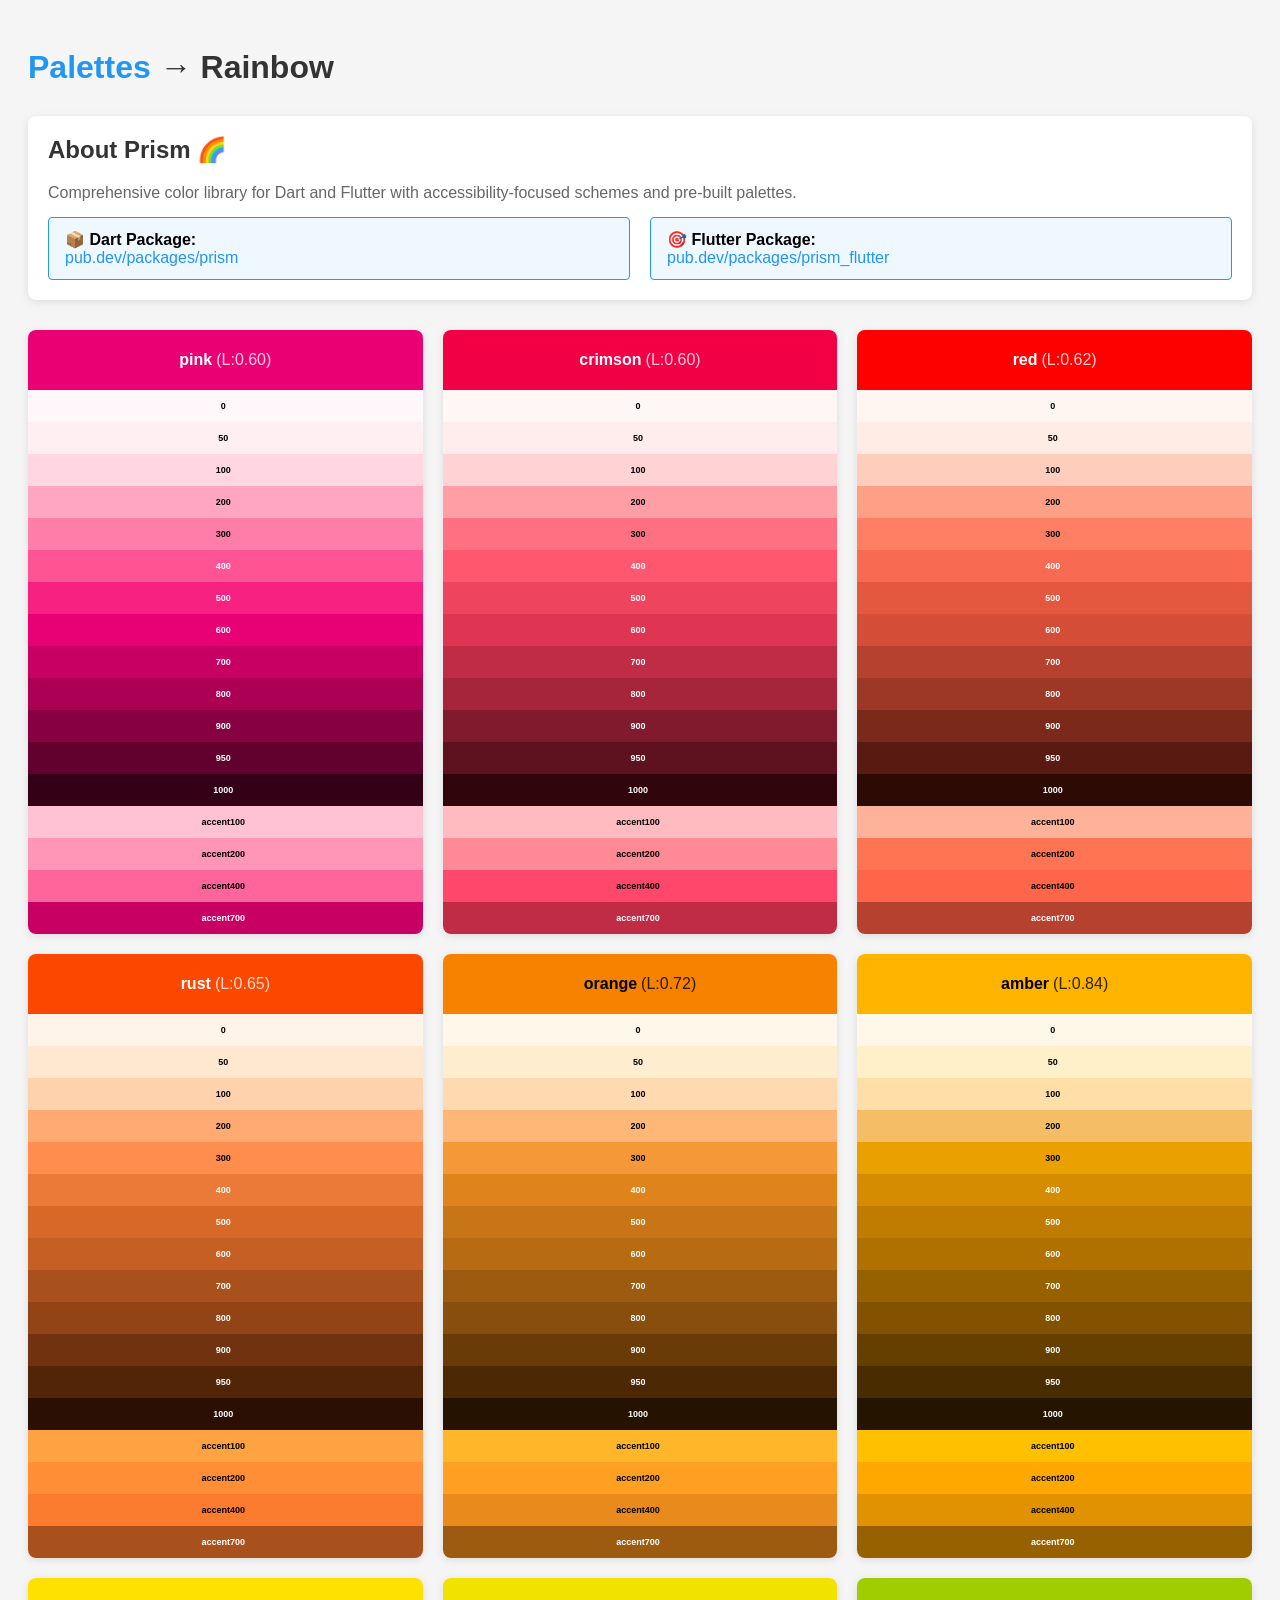
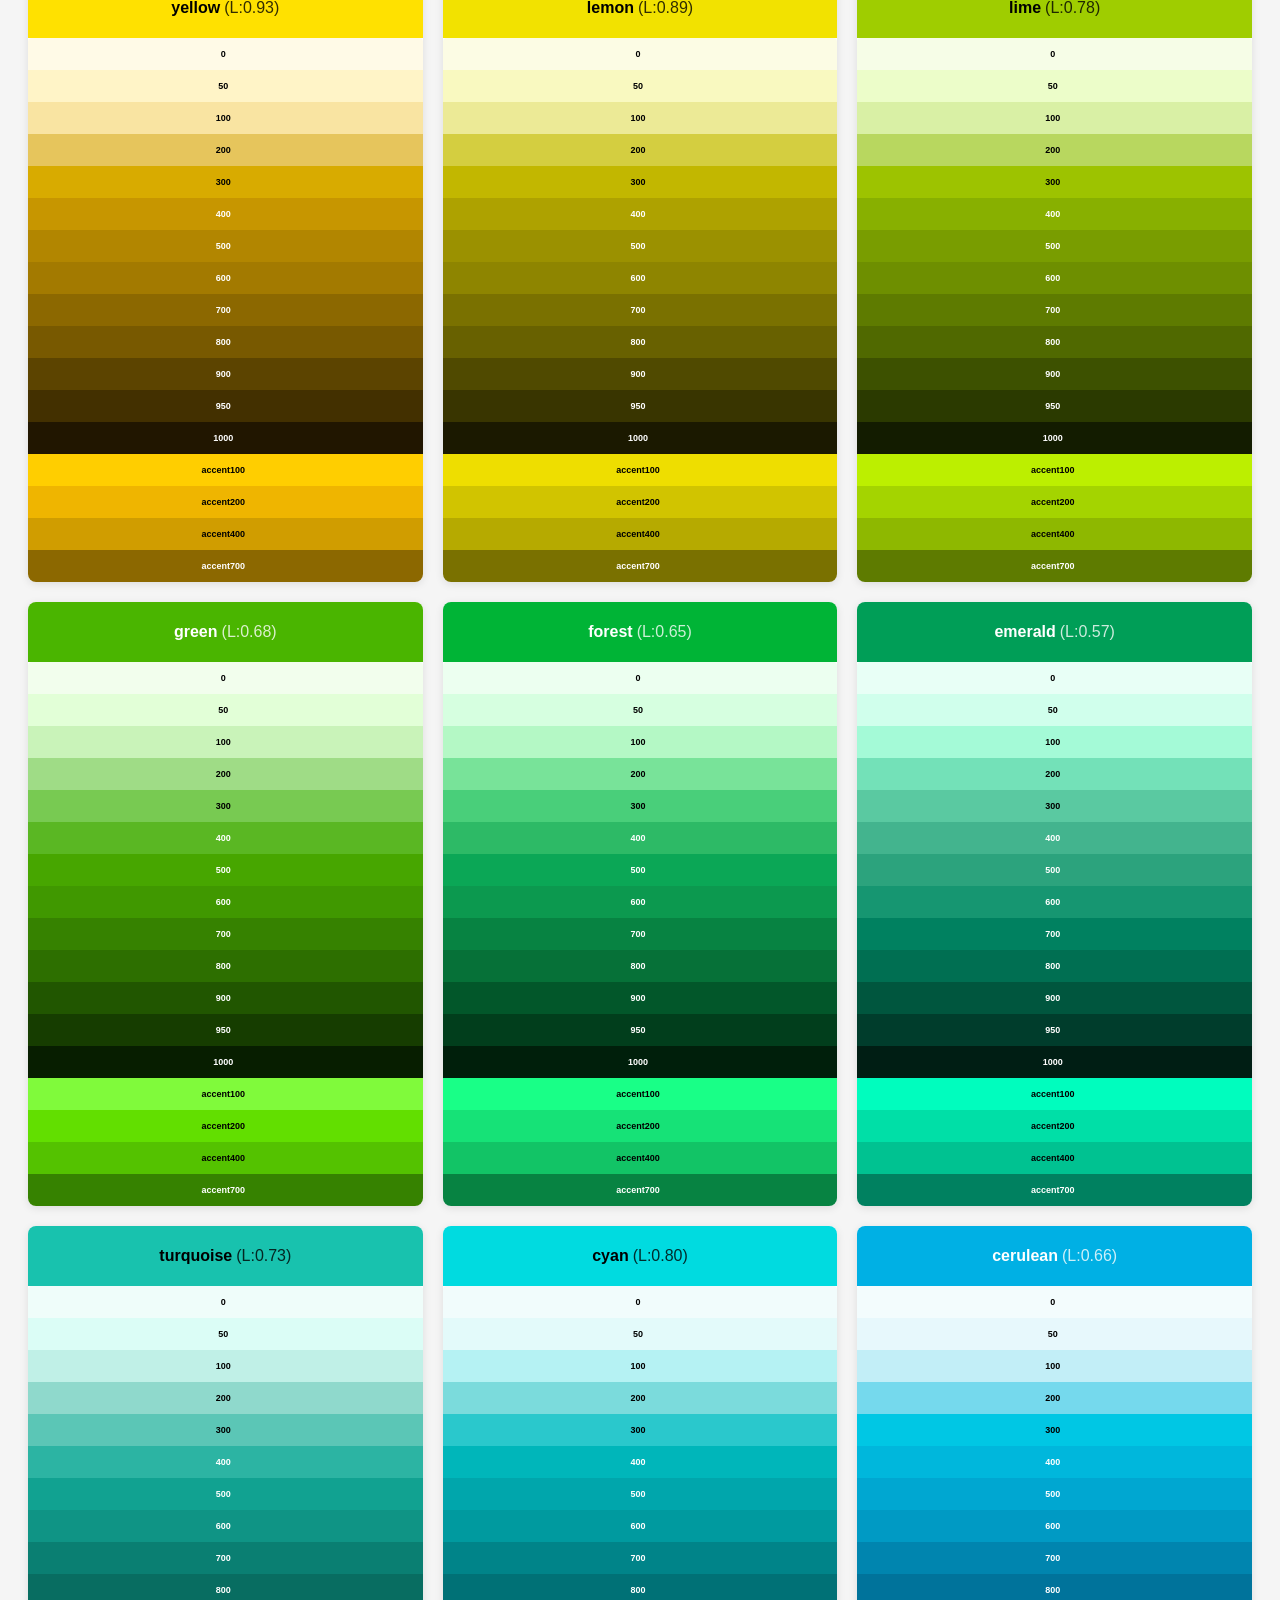
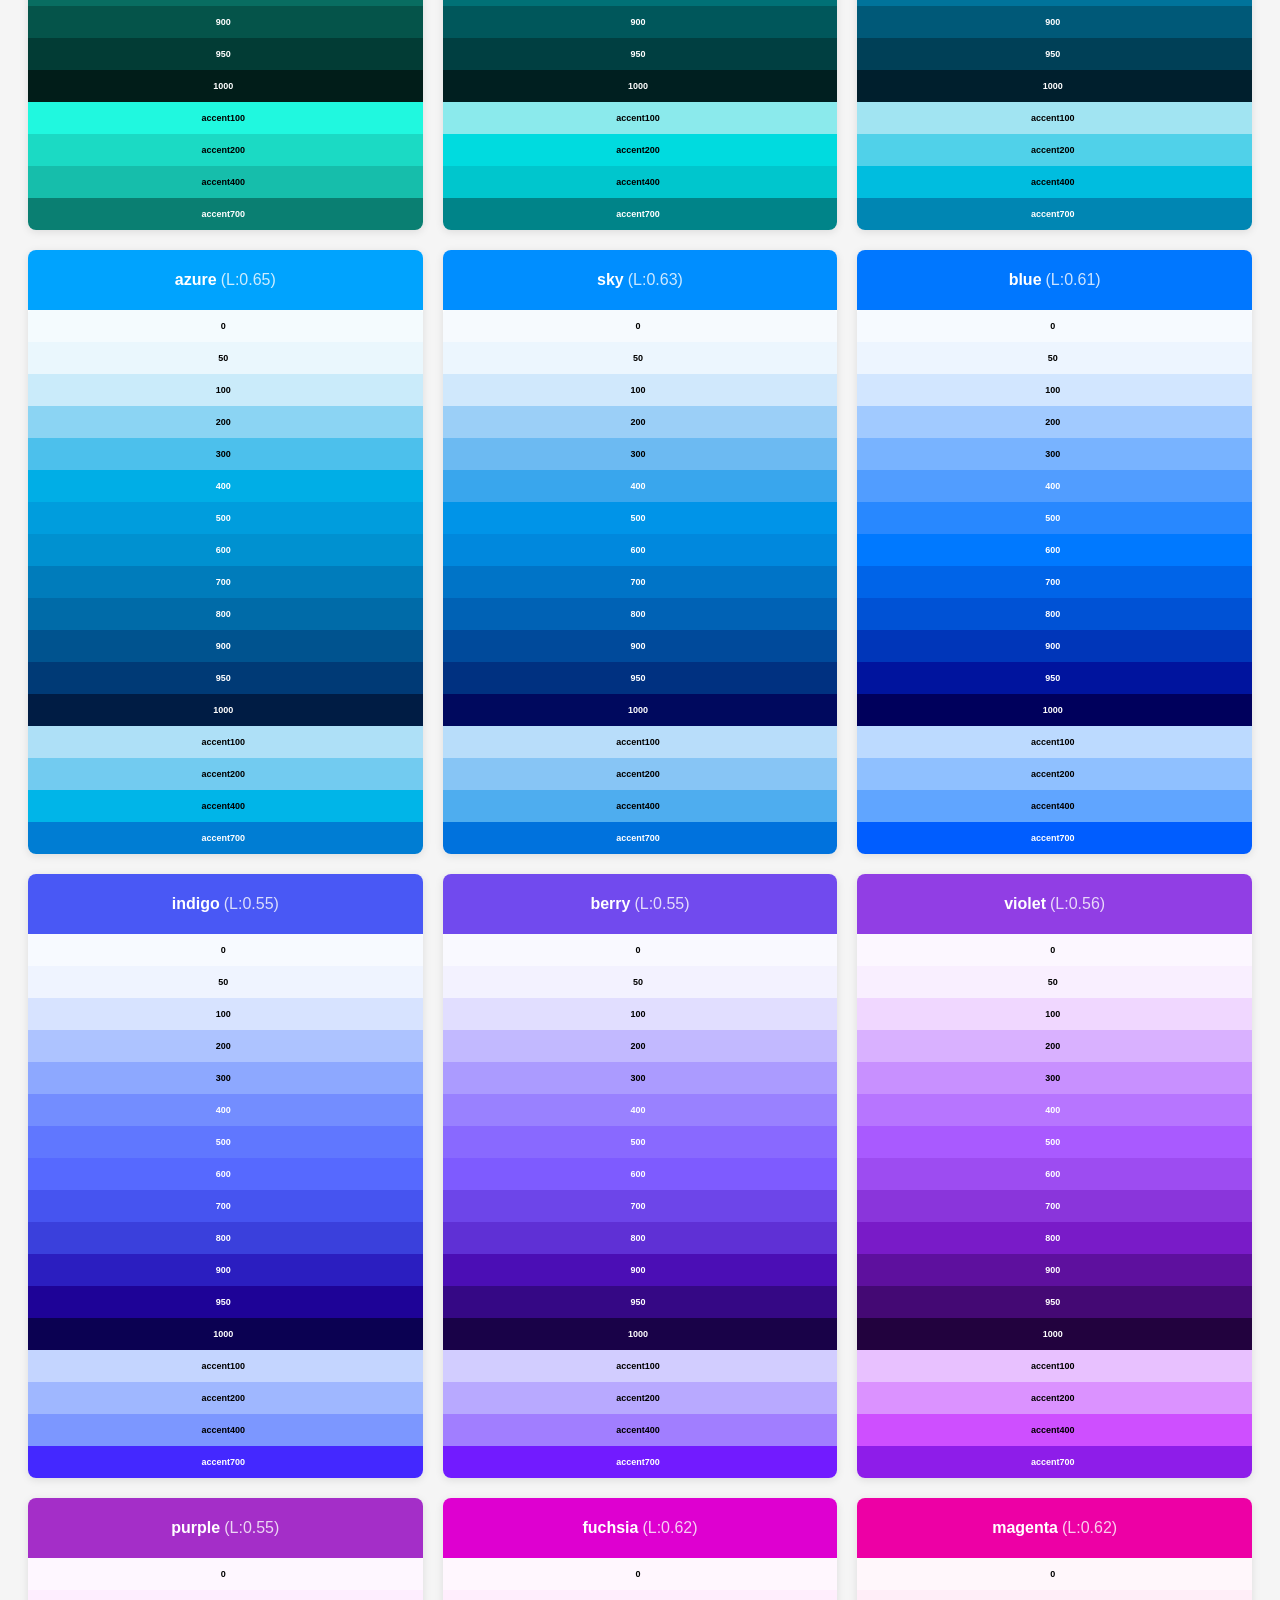
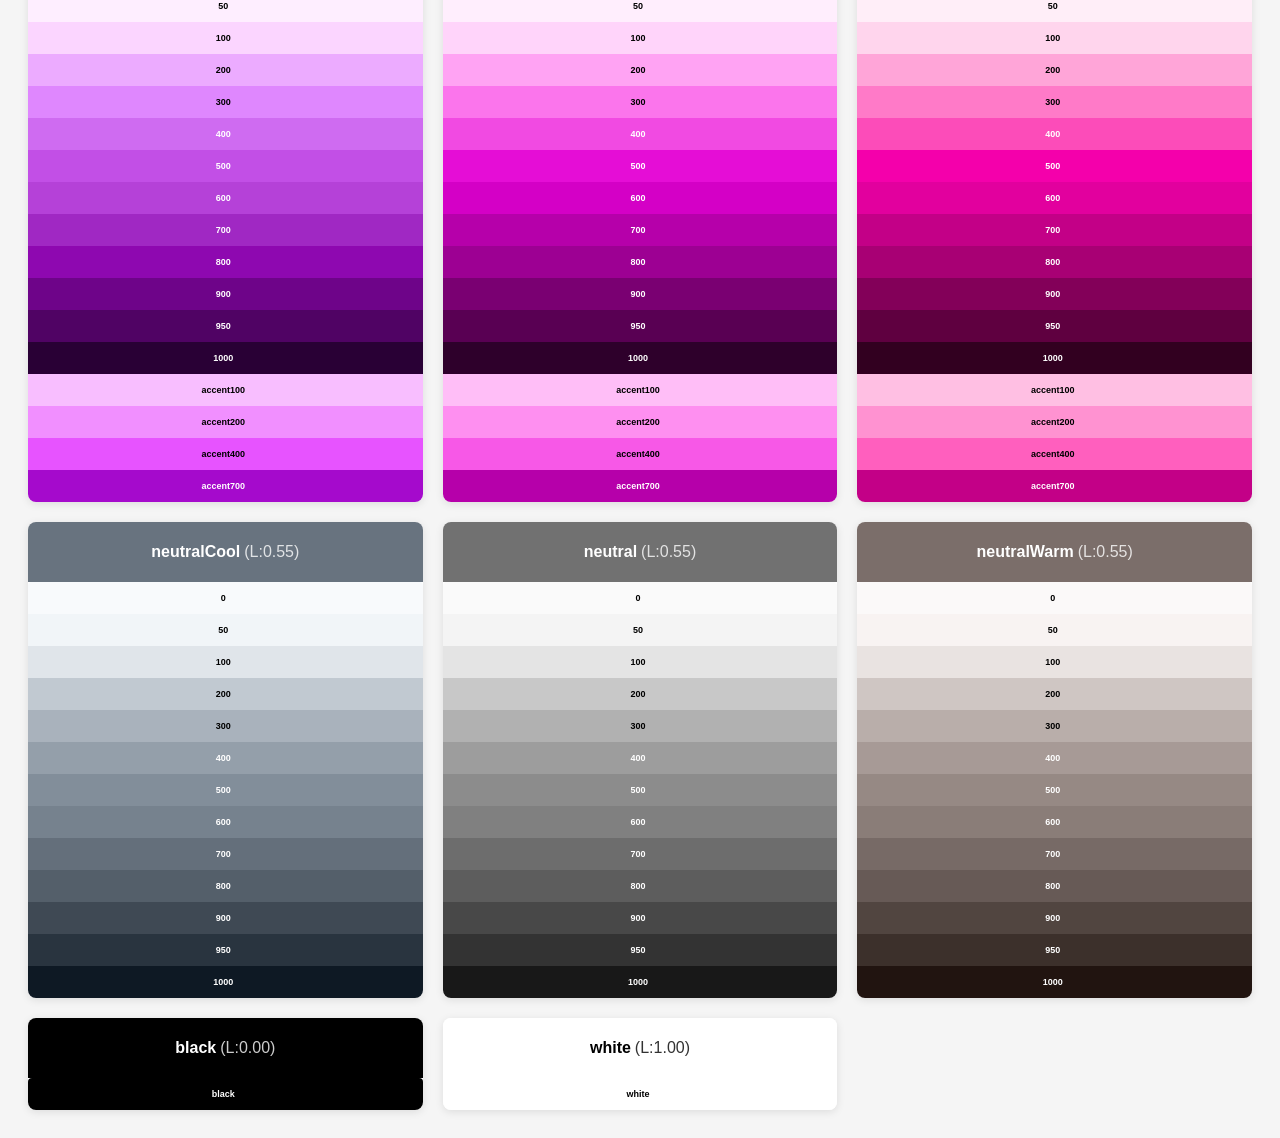
<file: palette_gallery/Rainbow.html>
<!DOCTYPE html>
<html>
<head>
<title>Prism Palette Gallery - Rainbow</title>
<meta charset="utf-8">
<link rel="stylesheet" href="RainbowOklch.css">
<style>
body { font-family: -apple-system, BlinkMacSystemFont, "Segoe UI", Roboto, sans-serif; padding: 20px; background: #f5f5f5; }
h1 { color: #333; margin-bottom: 30px; }
h1 a { color: #2196F3; text-decoration: none; transition: all 0.2s ease; }
h1 a:hover { color: #1976D2; text-decoration: underline; }
.palette-container { display: grid; grid-template-columns: repeat(auto-fit, minmax(300px, 1fr)); gap: 20px; }
.color-card { background: white; border-radius: 8px; box-shadow: 0 2px 8px rgba(0,0,0,0.1); overflow: hidden; }
.color-header { height: 60px; display: flex; align-items: center; justify-content: center; font-weight: bold; font-size: 16px; }
.color-info {  }
.luminance-value { font-weight: 300; opacity: 0.8; padding-left:4px; }
.shades-column { display: flex; flex-direction: column; border-radius: 4px; overflow: hidden; }
.shade-item { height: 32px; display: flex; align-items: center; justify-content: center; font-size: 10px; font-weight: 500; position: relative; }
.shade-name { font-size: 9px; font-weight: 600; margin-right: 4px; }
.shade-luminance { font-size: 8px; opacity: 0.8; }
.luminance-value { font-weight: 300; opacity: 0.8; }
.package-info { background: white; border-radius: 8px; box-shadow: 0 2px 8px rgba(0,0,0,0.1); padding: 20px; margin-bottom: 30px; }
.package-info h2 { margin-top: 0; color: #333; }
.package-info p { margin: 10px 0; color: #666; }
.package-info a { color: #2196F3; text-decoration: none; }
.package-info a:hover { text-decoration: underline; }
.package-links { display: flex; gap: 20px; margin-top: 15px; flex-wrap: wrap; }
.package-link { padding: 12px 16px; border-radius: 4px; background: #f0f8ff; border: 1px solid #2196F3; flex: 1; min-width: 200px; }
@media (max-width: 480px) { .package-links { flex-direction: column; gap: 10px; } .package-link { min-width: unset; } }
</style>
</head>
<body>
<h1><a href="https://github.com/jimmyff/prism/tree/main/palette_gallery">Palettes</a> → Rainbow</h1>
<div class="package-info">
<h2>About Prism 🌈</h2>
<p>Comprehensive color library for Dart and Flutter with accessibility-focused schemes and pre-built palettes.</p>
<div class="package-links">
<div class="package-link">
<strong>📦 Dart Package:</strong><br>
<a href="https://pub.dev/packages/prism" target="_blank">pub.dev/packages/prism</a>
</div>
<div class="package-link">
<strong>🎯 Flutter Package:</strong><br>
<a href="https://pub.dev/packages/prism_flutter" target="_blank">pub.dev/packages/prism_flutter</a>
</div>
</div>
</div>
<div class="palette-container">
<div class="color-card">
<div class="color-header" style="background-color: #EB0074; color: #FFFFFF;">
pink <span class="luminance-value">(L:0.60)</span>
</div>
<div class="color-info">
<div class="shades-column">
<div class="shade-item bg-pink-0" style="color: #000;">
<span class="shade-name">0</span>
</div>
<div class="shade-item bg-pink-50" style="color: #000;">
<span class="shade-name">50</span>
</div>
<div class="shade-item bg-pink-100" style="color: #000;">
<span class="shade-name">100</span>
</div>
<div class="shade-item bg-pink-200" style="color: #000;">
<span class="shade-name">200</span>
</div>
<div class="shade-item bg-pink-300" style="color: #000;">
<span class="shade-name">300</span>
</div>
<div class="shade-item bg-pink-400" style="color: #fff;">
<span class="shade-name">400</span>
</div>
<div class="shade-item bg-pink-500" style="color: #fff;">
<span class="shade-name">500</span>
</div>
<div class="shade-item bg-pink-600" style="color: #fff;">
<span class="shade-name">600</span>
</div>
<div class="shade-item bg-pink-700" style="color: #fff;">
<span class="shade-name">700</span>
</div>
<div class="shade-item bg-pink-800" style="color: #fff;">
<span class="shade-name">800</span>
</div>
<div class="shade-item bg-pink-900" style="color: #fff;">
<span class="shade-name">900</span>
</div>
<div class="shade-item bg-pink-950" style="color: #fff;">
<span class="shade-name">950</span>
</div>
<div class="shade-item bg-pink-1000" style="color: #fff;">
<span class="shade-name">1000</span>
</div>
<div class="shade-item bg-pink-accent100" style="color: #000;">
<span class="shade-name">accent100</span>
</div>
<div class="shade-item bg-pink-accent200" style="color: #000;">
<span class="shade-name">accent200</span>
</div>
<div class="shade-item bg-pink-accent400" style="color: #000;">
<span class="shade-name">accent400</span>
</div>
<div class="shade-item bg-pink-accent700" style="color: #fff;">
<span class="shade-name">accent700</span>
</div>
</div>
</div>
</div>
<div class="color-card">
<div class="color-header" style="background-color: #F20046; color: #FFFFFF;">
crimson <span class="luminance-value">(L:0.60)</span>
</div>
<div class="color-info">
<div class="shades-column">
<div class="shade-item bg-crimson-0" style="color: #000;">
<span class="shade-name">0</span>
</div>
<div class="shade-item bg-crimson-50" style="color: #000;">
<span class="shade-name">50</span>
</div>
<div class="shade-item bg-crimson-100" style="color: #000;">
<span class="shade-name">100</span>
</div>
<div class="shade-item bg-crimson-200" style="color: #000;">
<span class="shade-name">200</span>
</div>
<div class="shade-item bg-crimson-300" style="color: #000;">
<span class="shade-name">300</span>
</div>
<div class="shade-item bg-crimson-400" style="color: #fff;">
<span class="shade-name">400</span>
</div>
<div class="shade-item bg-crimson-500" style="color: #fff;">
<span class="shade-name">500</span>
</div>
<div class="shade-item bg-crimson-600" style="color: #fff;">
<span class="shade-name">600</span>
</div>
<div class="shade-item bg-crimson-700" style="color: #fff;">
<span class="shade-name">700</span>
</div>
<div class="shade-item bg-crimson-800" style="color: #fff;">
<span class="shade-name">800</span>
</div>
<div class="shade-item bg-crimson-900" style="color: #fff;">
<span class="shade-name">900</span>
</div>
<div class="shade-item bg-crimson-950" style="color: #fff;">
<span class="shade-name">950</span>
</div>
<div class="shade-item bg-crimson-1000" style="color: #fff;">
<span class="shade-name">1000</span>
</div>
<div class="shade-item bg-crimson-accent100" style="color: #000;">
<span class="shade-name">accent100</span>
</div>
<div class="shade-item bg-crimson-accent200" style="color: #000;">
<span class="shade-name">accent200</span>
</div>
<div class="shade-item bg-crimson-accent400" style="color: #000;">
<span class="shade-name">accent400</span>
</div>
<div class="shade-item bg-crimson-accent700" style="color: #fff;">
<span class="shade-name">accent700</span>
</div>
</div>
</div>
</div>
<div class="color-card">
<div class="color-header" style="background-color: #FD0000; color: #FFFFFF;">
red <span class="luminance-value">(L:0.62)</span>
</div>
<div class="color-info">
<div class="shades-column">
<div class="shade-item bg-red-0" style="color: #000;">
<span class="shade-name">0</span>
</div>
<div class="shade-item bg-red-50" style="color: #000;">
<span class="shade-name">50</span>
</div>
<div class="shade-item bg-red-100" style="color: #000;">
<span class="shade-name">100</span>
</div>
<div class="shade-item bg-red-200" style="color: #000;">
<span class="shade-name">200</span>
</div>
<div class="shade-item bg-red-300" style="color: #000;">
<span class="shade-name">300</span>
</div>
<div class="shade-item bg-red-400" style="color: #fff;">
<span class="shade-name">400</span>
</div>
<div class="shade-item bg-red-500" style="color: #fff;">
<span class="shade-name">500</span>
</div>
<div class="shade-item bg-red-600" style="color: #fff;">
<span class="shade-name">600</span>
</div>
<div class="shade-item bg-red-700" style="color: #fff;">
<span class="shade-name">700</span>
</div>
<div class="shade-item bg-red-800" style="color: #fff;">
<span class="shade-name">800</span>
</div>
<div class="shade-item bg-red-900" style="color: #fff;">
<span class="shade-name">900</span>
</div>
<div class="shade-item bg-red-950" style="color: #fff;">
<span class="shade-name">950</span>
</div>
<div class="shade-item bg-red-1000" style="color: #fff;">
<span class="shade-name">1000</span>
</div>
<div class="shade-item bg-red-accent100" style="color: #000;">
<span class="shade-name">accent100</span>
</div>
<div class="shade-item bg-red-accent200" style="color: #000;">
<span class="shade-name">accent200</span>
</div>
<div class="shade-item bg-red-accent400" style="color: #000;">
<span class="shade-name">accent400</span>
</div>
<div class="shade-item bg-red-accent700" style="color: #fff;">
<span class="shade-name">accent700</span>
</div>
</div>
</div>
</div>
<div class="color-card">
<div class="color-header" style="background-color: #FB4700; color: #FFFFFF;">
rust <span class="luminance-value">(L:0.65)</span>
</div>
<div class="color-info">
<div class="shades-column">
<div class="shade-item bg-rust-0" style="color: #000;">
<span class="shade-name">0</span>
</div>
<div class="shade-item bg-rust-50" style="color: #000;">
<span class="shade-name">50</span>
</div>
<div class="shade-item bg-rust-100" style="color: #000;">
<span class="shade-name">100</span>
</div>
<div class="shade-item bg-rust-200" style="color: #000;">
<span class="shade-name">200</span>
</div>
<div class="shade-item bg-rust-300" style="color: #000;">
<span class="shade-name">300</span>
</div>
<div class="shade-item bg-rust-400" style="color: #fff;">
<span class="shade-name">400</span>
</div>
<div class="shade-item bg-rust-500" style="color: #fff;">
<span class="shade-name">500</span>
</div>
<div class="shade-item bg-rust-600" style="color: #fff;">
<span class="shade-name">600</span>
</div>
<div class="shade-item bg-rust-700" style="color: #fff;">
<span class="shade-name">700</span>
</div>
<div class="shade-item bg-rust-800" style="color: #fff;">
<span class="shade-name">800</span>
</div>
<div class="shade-item bg-rust-900" style="color: #fff;">
<span class="shade-name">900</span>
</div>
<div class="shade-item bg-rust-950" style="color: #fff;">
<span class="shade-name">950</span>
</div>
<div class="shade-item bg-rust-1000" style="color: #fff;">
<span class="shade-name">1000</span>
</div>
<div class="shade-item bg-rust-accent100" style="color: #000;">
<span class="shade-name">accent100</span>
</div>
<div class="shade-item bg-rust-accent200" style="color: #000;">
<span class="shade-name">accent200</span>
</div>
<div class="shade-item bg-rust-accent400" style="color: #000;">
<span class="shade-name">accent400</span>
</div>
<div class="shade-item bg-rust-accent700" style="color: #fff;">
<span class="shade-name">accent700</span>
</div>
</div>
</div>
</div>
<div class="color-card">
<div class="color-header" style="background-color: #F68200; color: #000000;">
orange <span class="luminance-value">(L:0.72)</span>
</div>
<div class="color-info">
<div class="shades-column">
<div class="shade-item bg-orange-0" style="color: #000;">
<span class="shade-name">0</span>
</div>
<div class="shade-item bg-orange-50" style="color: #000;">
<span class="shade-name">50</span>
</div>
<div class="shade-item bg-orange-100" style="color: #000;">
<span class="shade-name">100</span>
</div>
<div class="shade-item bg-orange-200" style="color: #000;">
<span class="shade-name">200</span>
</div>
<div class="shade-item bg-orange-300" style="color: #000;">
<span class="shade-name">300</span>
</div>
<div class="shade-item bg-orange-400" style="color: #fff;">
<span class="shade-name">400</span>
</div>
<div class="shade-item bg-orange-500" style="color: #fff;">
<span class="shade-name">500</span>
</div>
<div class="shade-item bg-orange-600" style="color: #fff;">
<span class="shade-name">600</span>
</div>
<div class="shade-item bg-orange-700" style="color: #fff;">
<span class="shade-name">700</span>
</div>
<div class="shade-item bg-orange-800" style="color: #fff;">
<span class="shade-name">800</span>
</div>
<div class="shade-item bg-orange-900" style="color: #fff;">
<span class="shade-name">900</span>
</div>
<div class="shade-item bg-orange-950" style="color: #fff;">
<span class="shade-name">950</span>
</div>
<div class="shade-item bg-orange-1000" style="color: #fff;">
<span class="shade-name">1000</span>
</div>
<div class="shade-item bg-orange-accent100" style="color: #000;">
<span class="shade-name">accent100</span>
</div>
<div class="shade-item bg-orange-accent200" style="color: #000;">
<span class="shade-name">accent200</span>
</div>
<div class="shade-item bg-orange-accent400" style="color: #000;">
<span class="shade-name">accent400</span>
</div>
<div class="shade-item bg-orange-accent700" style="color: #fff;">
<span class="shade-name">accent700</span>
</div>
</div>
</div>
</div>
<div class="color-card">
<div class="color-header" style="background-color: #FFB400; color: #000000;">
amber <span class="luminance-value">(L:0.84)</span>
</div>
<div class="color-info">
<div class="shades-column">
<div class="shade-item bg-amber-0" style="color: #000;">
<span class="shade-name">0</span>
</div>
<div class="shade-item bg-amber-50" style="color: #000;">
<span class="shade-name">50</span>
</div>
<div class="shade-item bg-amber-100" style="color: #000;">
<span class="shade-name">100</span>
</div>
<div class="shade-item bg-amber-200" style="color: #000;">
<span class="shade-name">200</span>
</div>
<div class="shade-item bg-amber-300" style="color: #000;">
<span class="shade-name">300</span>
</div>
<div class="shade-item bg-amber-400" style="color: #fff;">
<span class="shade-name">400</span>
</div>
<div class="shade-item bg-amber-500" style="color: #fff;">
<span class="shade-name">500</span>
</div>
<div class="shade-item bg-amber-600" style="color: #fff;">
<span class="shade-name">600</span>
</div>
<div class="shade-item bg-amber-700" style="color: #fff;">
<span class="shade-name">700</span>
</div>
<div class="shade-item bg-amber-800" style="color: #fff;">
<span class="shade-name">800</span>
</div>
<div class="shade-item bg-amber-900" style="color: #fff;">
<span class="shade-name">900</span>
</div>
<div class="shade-item bg-amber-950" style="color: #fff;">
<span class="shade-name">950</span>
</div>
<div class="shade-item bg-amber-1000" style="color: #fff;">
<span class="shade-name">1000</span>
</div>
<div class="shade-item bg-amber-accent100" style="color: #000;">
<span class="shade-name">accent100</span>
</div>
<div class="shade-item bg-amber-accent200" style="color: #000;">
<span class="shade-name">accent200</span>
</div>
<div class="shade-item bg-amber-accent400" style="color: #000;">
<span class="shade-name">accent400</span>
</div>
<div class="shade-item bg-amber-accent700" style="color: #fff;">
<span class="shade-name">accent700</span>
</div>
</div>
</div>
</div>
<div class="color-card">
<div class="color-header" style="background-color: #FFE100; color: #000000;">
yellow <span class="luminance-value">(L:0.93)</span>
</div>
<div class="color-info">
<div class="shades-column">
<div class="shade-item bg-yellow-0" style="color: #000;">
<span class="shade-name">0</span>
</div>
<div class="shade-item bg-yellow-50" style="color: #000;">
<span class="shade-name">50</span>
</div>
<div class="shade-item bg-yellow-100" style="color: #000;">
<span class="shade-name">100</span>
</div>
<div class="shade-item bg-yellow-200" style="color: #000;">
<span class="shade-name">200</span>
</div>
<div class="shade-item bg-yellow-300" style="color: #000;">
<span class="shade-name">300</span>
</div>
<div class="shade-item bg-yellow-400" style="color: #fff;">
<span class="shade-name">400</span>
</div>
<div class="shade-item bg-yellow-500" style="color: #fff;">
<span class="shade-name">500</span>
</div>
<div class="shade-item bg-yellow-600" style="color: #fff;">
<span class="shade-name">600</span>
</div>
<div class="shade-item bg-yellow-700" style="color: #fff;">
<span class="shade-name">700</span>
</div>
<div class="shade-item bg-yellow-800" style="color: #fff;">
<span class="shade-name">800</span>
</div>
<div class="shade-item bg-yellow-900" style="color: #fff;">
<span class="shade-name">900</span>
</div>
<div class="shade-item bg-yellow-950" style="color: #fff;">
<span class="shade-name">950</span>
</div>
<div class="shade-item bg-yellow-1000" style="color: #fff;">
<span class="shade-name">1000</span>
</div>
<div class="shade-item bg-yellow-accent100" style="color: #000;">
<span class="shade-name">accent100</span>
</div>
<div class="shade-item bg-yellow-accent200" style="color: #000;">
<span class="shade-name">accent200</span>
</div>
<div class="shade-item bg-yellow-accent400" style="color: #000;">
<span class="shade-name">accent400</span>
</div>
<div class="shade-item bg-yellow-accent700" style="color: #fff;">
<span class="shade-name">accent700</span>
</div>
</div>
</div>
</div>
<div class="color-card">
<div class="color-header" style="background-color: #F2E200; color: #000000;">
lemon <span class="luminance-value">(L:0.89)</span>
</div>
<div class="color-info">
<div class="shades-column">
<div class="shade-item bg-lemon-0" style="color: #000;">
<span class="shade-name">0</span>
</div>
<div class="shade-item bg-lemon-50" style="color: #000;">
<span class="shade-name">50</span>
</div>
<div class="shade-item bg-lemon-100" style="color: #000;">
<span class="shade-name">100</span>
</div>
<div class="shade-item bg-lemon-200" style="color: #000;">
<span class="shade-name">200</span>
</div>
<div class="shade-item bg-lemon-300" style="color: #000;">
<span class="shade-name">300</span>
</div>
<div class="shade-item bg-lemon-400" style="color: #fff;">
<span class="shade-name">400</span>
</div>
<div class="shade-item bg-lemon-500" style="color: #fff;">
<span class="shade-name">500</span>
</div>
<div class="shade-item bg-lemon-600" style="color: #fff;">
<span class="shade-name">600</span>
</div>
<div class="shade-item bg-lemon-700" style="color: #fff;">
<span class="shade-name">700</span>
</div>
<div class="shade-item bg-lemon-800" style="color: #fff;">
<span class="shade-name">800</span>
</div>
<div class="shade-item bg-lemon-900" style="color: #fff;">
<span class="shade-name">900</span>
</div>
<div class="shade-item bg-lemon-950" style="color: #fff;">
<span class="shade-name">950</span>
</div>
<div class="shade-item bg-lemon-1000" style="color: #fff;">
<span class="shade-name">1000</span>
</div>
<div class="shade-item bg-lemon-accent100" style="color: #000;">
<span class="shade-name">accent100</span>
</div>
<div class="shade-item bg-lemon-accent200" style="color: #000;">
<span class="shade-name">accent200</span>
</div>
<div class="shade-item bg-lemon-accent400" style="color: #000;">
<span class="shade-name">accent400</span>
</div>
<div class="shade-item bg-lemon-accent700" style="color: #fff;">
<span class="shade-name">accent700</span>
</div>
</div>
</div>
</div>
<div class="color-card">
<div class="color-header" style="background-color: #9FCD00; color: #000000;">
lime <span class="luminance-value">(L:0.78)</span>
</div>
<div class="color-info">
<div class="shades-column">
<div class="shade-item bg-lime-0" style="color: #000;">
<span class="shade-name">0</span>
</div>
<div class="shade-item bg-lime-50" style="color: #000;">
<span class="shade-name">50</span>
</div>
<div class="shade-item bg-lime-100" style="color: #000;">
<span class="shade-name">100</span>
</div>
<div class="shade-item bg-lime-200" style="color: #000;">
<span class="shade-name">200</span>
</div>
<div class="shade-item bg-lime-300" style="color: #000;">
<span class="shade-name">300</span>
</div>
<div class="shade-item bg-lime-400" style="color: #fff;">
<span class="shade-name">400</span>
</div>
<div class="shade-item bg-lime-500" style="color: #fff;">
<span class="shade-name">500</span>
</div>
<div class="shade-item bg-lime-600" style="color: #fff;">
<span class="shade-name">600</span>
</div>
<div class="shade-item bg-lime-700" style="color: #fff;">
<span class="shade-name">700</span>
</div>
<div class="shade-item bg-lime-800" style="color: #fff;">
<span class="shade-name">800</span>
</div>
<div class="shade-item bg-lime-900" style="color: #fff;">
<span class="shade-name">900</span>
</div>
<div class="shade-item bg-lime-950" style="color: #fff;">
<span class="shade-name">950</span>
</div>
<div class="shade-item bg-lime-1000" style="color: #fff;">
<span class="shade-name">1000</span>
</div>
<div class="shade-item bg-lime-accent100" style="color: #000;">
<span class="shade-name">accent100</span>
</div>
<div class="shade-item bg-lime-accent200" style="color: #000;">
<span class="shade-name">accent200</span>
</div>
<div class="shade-item bg-lime-accent400" style="color: #000;">
<span class="shade-name">accent400</span>
</div>
<div class="shade-item bg-lime-accent700" style="color: #fff;">
<span class="shade-name">accent700</span>
</div>
</div>
</div>
</div>
<div class="color-card">
<div class="color-header" style="background-color: #4AB500; color: #FFFFFF;">
green <span class="luminance-value">(L:0.68)</span>
</div>
<div class="color-info">
<div class="shades-column">
<div class="shade-item bg-green-0" style="color: #000;">
<span class="shade-name">0</span>
</div>
<div class="shade-item bg-green-50" style="color: #000;">
<span class="shade-name">50</span>
</div>
<div class="shade-item bg-green-100" style="color: #000;">
<span class="shade-name">100</span>
</div>
<div class="shade-item bg-green-200" style="color: #000;">
<span class="shade-name">200</span>
</div>
<div class="shade-item bg-green-300" style="color: #000;">
<span class="shade-name">300</span>
</div>
<div class="shade-item bg-green-400" style="color: #fff;">
<span class="shade-name">400</span>
</div>
<div class="shade-item bg-green-500" style="color: #fff;">
<span class="shade-name">500</span>
</div>
<div class="shade-item bg-green-600" style="color: #fff;">
<span class="shade-name">600</span>
</div>
<div class="shade-item bg-green-700" style="color: #fff;">
<span class="shade-name">700</span>
</div>
<div class="shade-item bg-green-800" style="color: #fff;">
<span class="shade-name">800</span>
</div>
<div class="shade-item bg-green-900" style="color: #fff;">
<span class="shade-name">900</span>
</div>
<div class="shade-item bg-green-950" style="color: #fff;">
<span class="shade-name">950</span>
</div>
<div class="shade-item bg-green-1000" style="color: #fff;">
<span class="shade-name">1000</span>
</div>
<div class="shade-item bg-green-accent100" style="color: #000;">
<span class="shade-name">accent100</span>
</div>
<div class="shade-item bg-green-accent200" style="color: #000;">
<span class="shade-name">accent200</span>
</div>
<div class="shade-item bg-green-accent400" style="color: #000;">
<span class="shade-name">accent400</span>
</div>
<div class="shade-item bg-green-accent700" style="color: #fff;">
<span class="shade-name">accent700</span>
</div>
</div>
</div>
</div>
<div class="color-card">
<div class="color-header" style="background-color: #00B436; color: #FFFFFF;">
forest <span class="luminance-value">(L:0.65)</span>
</div>
<div class="color-info">
<div class="shades-column">
<div class="shade-item bg-forest-0" style="color: #000;">
<span class="shade-name">0</span>
</div>
<div class="shade-item bg-forest-50" style="color: #000;">
<span class="shade-name">50</span>
</div>
<div class="shade-item bg-forest-100" style="color: #000;">
<span class="shade-name">100</span>
</div>
<div class="shade-item bg-forest-200" style="color: #000;">
<span class="shade-name">200</span>
</div>
<div class="shade-item bg-forest-300" style="color: #000;">
<span class="shade-name">300</span>
</div>
<div class="shade-item bg-forest-400" style="color: #fff;">
<span class="shade-name">400</span>
</div>
<div class="shade-item bg-forest-500" style="color: #fff;">
<span class="shade-name">500</span>
</div>
<div class="shade-item bg-forest-600" style="color: #fff;">
<span class="shade-name">600</span>
</div>
<div class="shade-item bg-forest-700" style="color: #fff;">
<span class="shade-name">700</span>
</div>
<div class="shade-item bg-forest-800" style="color: #fff;">
<span class="shade-name">800</span>
</div>
<div class="shade-item bg-forest-900" style="color: #fff;">
<span class="shade-name">900</span>
</div>
<div class="shade-item bg-forest-950" style="color: #fff;">
<span class="shade-name">950</span>
</div>
<div class="shade-item bg-forest-1000" style="color: #fff;">
<span class="shade-name">1000</span>
</div>
<div class="shade-item bg-forest-accent100" style="color: #000;">
<span class="shade-name">accent100</span>
</div>
<div class="shade-item bg-forest-accent200" style="color: #000;">
<span class="shade-name">accent200</span>
</div>
<div class="shade-item bg-forest-accent400" style="color: #000;">
<span class="shade-name">accent400</span>
</div>
<div class="shade-item bg-forest-accent700" style="color: #fff;">
<span class="shade-name">accent700</span>
</div>
</div>
</div>
</div>
<div class="color-card">
<div class="color-header" style="background-color: #009E57; color: #FFFFFF;">
emerald <span class="luminance-value">(L:0.57)</span>
</div>
<div class="color-info">
<div class="shades-column">
<div class="shade-item bg-emerald-0" style="color: #000;">
<span class="shade-name">0</span>
</div>
<div class="shade-item bg-emerald-50" style="color: #000;">
<span class="shade-name">50</span>
</div>
<div class="shade-item bg-emerald-100" style="color: #000;">
<span class="shade-name">100</span>
</div>
<div class="shade-item bg-emerald-200" style="color: #000;">
<span class="shade-name">200</span>
</div>
<div class="shade-item bg-emerald-300" style="color: #000;">
<span class="shade-name">300</span>
</div>
<div class="shade-item bg-emerald-400" style="color: #fff;">
<span class="shade-name">400</span>
</div>
<div class="shade-item bg-emerald-500" style="color: #fff;">
<span class="shade-name">500</span>
</div>
<div class="shade-item bg-emerald-600" style="color: #fff;">
<span class="shade-name">600</span>
</div>
<div class="shade-item bg-emerald-700" style="color: #fff;">
<span class="shade-name">700</span>
</div>
<div class="shade-item bg-emerald-800" style="color: #fff;">
<span class="shade-name">800</span>
</div>
<div class="shade-item bg-emerald-900" style="color: #fff;">
<span class="shade-name">900</span>
</div>
<div class="shade-item bg-emerald-950" style="color: #fff;">
<span class="shade-name">950</span>
</div>
<div class="shade-item bg-emerald-1000" style="color: #fff;">
<span class="shade-name">1000</span>
</div>
<div class="shade-item bg-emerald-accent100" style="color: #000;">
<span class="shade-name">accent100</span>
</div>
<div class="shade-item bg-emerald-accent200" style="color: #000;">
<span class="shade-name">accent200</span>
</div>
<div class="shade-item bg-emerald-accent400" style="color: #000;">
<span class="shade-name">accent400</span>
</div>
<div class="shade-item bg-emerald-accent700" style="color: #fff;">
<span class="shade-name">accent700</span>
</div>
</div>
</div>
</div>
<div class="color-card">
<div class="color-header" style="background-color: #18C2AE; color: #000000;">
turquoise <span class="luminance-value">(L:0.73)</span>
</div>
<div class="color-info">
<div class="shades-column">
<div class="shade-item bg-turquoise-0" style="color: #000;">
<span class="shade-name">0</span>
</div>
<div class="shade-item bg-turquoise-50" style="color: #000;">
<span class="shade-name">50</span>
</div>
<div class="shade-item bg-turquoise-100" style="color: #000;">
<span class="shade-name">100</span>
</div>
<div class="shade-item bg-turquoise-200" style="color: #000;">
<span class="shade-name">200</span>
</div>
<div class="shade-item bg-turquoise-300" style="color: #000;">
<span class="shade-name">300</span>
</div>
<div class="shade-item bg-turquoise-400" style="color: #fff;">
<span class="shade-name">400</span>
</div>
<div class="shade-item bg-turquoise-500" style="color: #fff;">
<span class="shade-name">500</span>
</div>
<div class="shade-item bg-turquoise-600" style="color: #fff;">
<span class="shade-name">600</span>
</div>
<div class="shade-item bg-turquoise-700" style="color: #fff;">
<span class="shade-name">700</span>
</div>
<div class="shade-item bg-turquoise-800" style="color: #fff;">
<span class="shade-name">800</span>
</div>
<div class="shade-item bg-turquoise-900" style="color: #fff;">
<span class="shade-name">900</span>
</div>
<div class="shade-item bg-turquoise-950" style="color: #fff;">
<span class="shade-name">950</span>
</div>
<div class="shade-item bg-turquoise-1000" style="color: #fff;">
<span class="shade-name">1000</span>
</div>
<div class="shade-item bg-turquoise-accent100" style="color: #000;">
<span class="shade-name">accent100</span>
</div>
<div class="shade-item bg-turquoise-accent200" style="color: #000;">
<span class="shade-name">accent200</span>
</div>
<div class="shade-item bg-turquoise-accent400" style="color: #000;">
<span class="shade-name">accent400</span>
</div>
<div class="shade-item bg-turquoise-accent700" style="color: #fff;">
<span class="shade-name">accent700</span>
</div>
</div>
</div>
</div>
<div class="color-card">
<div class="color-header" style="background-color: #00DBE0; color: #000000;">
cyan <span class="luminance-value">(L:0.80)</span>
</div>
<div class="color-info">
<div class="shades-column">
<div class="shade-item bg-cyan-0" style="color: #000;">
<span class="shade-name">0</span>
</div>
<div class="shade-item bg-cyan-50" style="color: #000;">
<span class="shade-name">50</span>
</div>
<div class="shade-item bg-cyan-100" style="color: #000;">
<span class="shade-name">100</span>
</div>
<div class="shade-item bg-cyan-200" style="color: #000;">
<span class="shade-name">200</span>
</div>
<div class="shade-item bg-cyan-300" style="color: #000;">
<span class="shade-name">300</span>
</div>
<div class="shade-item bg-cyan-400" style="color: #fff;">
<span class="shade-name">400</span>
</div>
<div class="shade-item bg-cyan-500" style="color: #fff;">
<span class="shade-name">500</span>
</div>
<div class="shade-item bg-cyan-600" style="color: #fff;">
<span class="shade-name">600</span>
</div>
<div class="shade-item bg-cyan-700" style="color: #fff;">
<span class="shade-name">700</span>
</div>
<div class="shade-item bg-cyan-800" style="color: #fff;">
<span class="shade-name">800</span>
</div>
<div class="shade-item bg-cyan-900" style="color: #fff;">
<span class="shade-name">900</span>
</div>
<div class="shade-item bg-cyan-950" style="color: #fff;">
<span class="shade-name">950</span>
</div>
<div class="shade-item bg-cyan-1000" style="color: #fff;">
<span class="shade-name">1000</span>
</div>
<div class="shade-item bg-cyan-accent100" style="color: #000;">
<span class="shade-name">accent100</span>
</div>
<div class="shade-item bg-cyan-accent200" style="color: #000;">
<span class="shade-name">accent200</span>
</div>
<div class="shade-item bg-cyan-accent400" style="color: #000;">
<span class="shade-name">accent400</span>
</div>
<div class="shade-item bg-cyan-accent700" style="color: #fff;">
<span class="shade-name">accent700</span>
</div>
</div>
</div>
</div>
<div class="color-card">
<div class="color-header" style="background-color: #00B0E4; color: #FFFFFF;">
cerulean <span class="luminance-value">(L:0.66)</span>
</div>
<div class="color-info">
<div class="shades-column">
<div class="shade-item bg-cerulean-0" style="color: #000;">
<span class="shade-name">0</span>
</div>
<div class="shade-item bg-cerulean-50" style="color: #000;">
<span class="shade-name">50</span>
</div>
<div class="shade-item bg-cerulean-100" style="color: #000;">
<span class="shade-name">100</span>
</div>
<div class="shade-item bg-cerulean-200" style="color: #000;">
<span class="shade-name">200</span>
</div>
<div class="shade-item bg-cerulean-300" style="color: #000;">
<span class="shade-name">300</span>
</div>
<div class="shade-item bg-cerulean-400" style="color: #fff;">
<span class="shade-name">400</span>
</div>
<div class="shade-item bg-cerulean-500" style="color: #fff;">
<span class="shade-name">500</span>
</div>
<div class="shade-item bg-cerulean-600" style="color: #fff;">
<span class="shade-name">600</span>
</div>
<div class="shade-item bg-cerulean-700" style="color: #fff;">
<span class="shade-name">700</span>
</div>
<div class="shade-item bg-cerulean-800" style="color: #fff;">
<span class="shade-name">800</span>
</div>
<div class="shade-item bg-cerulean-900" style="color: #fff;">
<span class="shade-name">900</span>
</div>
<div class="shade-item bg-cerulean-950" style="color: #fff;">
<span class="shade-name">950</span>
</div>
<div class="shade-item bg-cerulean-1000" style="color: #fff;">
<span class="shade-name">1000</span>
</div>
<div class="shade-item bg-cerulean-accent100" style="color: #000;">
<span class="shade-name">accent100</span>
</div>
<div class="shade-item bg-cerulean-accent200" style="color: #000;">
<span class="shade-name">accent200</span>
</div>
<div class="shade-item bg-cerulean-accent400" style="color: #000;">
<span class="shade-name">accent400</span>
</div>
<div class="shade-item bg-cerulean-accent700" style="color: #fff;">
<span class="shade-name">accent700</span>
</div>
</div>
</div>
</div>
<div class="color-card">
<div class="color-header" style="background-color: #00A3FE; color: #FFFFFF;">
azure <span class="luminance-value">(L:0.65)</span>
</div>
<div class="color-info">
<div class="shades-column">
<div class="shade-item bg-azure-0" style="color: #000;">
<span class="shade-name">0</span>
</div>
<div class="shade-item bg-azure-50" style="color: #000;">
<span class="shade-name">50</span>
</div>
<div class="shade-item bg-azure-100" style="color: #000;">
<span class="shade-name">100</span>
</div>
<div class="shade-item bg-azure-200" style="color: #000;">
<span class="shade-name">200</span>
</div>
<div class="shade-item bg-azure-300" style="color: #000;">
<span class="shade-name">300</span>
</div>
<div class="shade-item bg-azure-400" style="color: #fff;">
<span class="shade-name">400</span>
</div>
<div class="shade-item bg-azure-500" style="color: #fff;">
<span class="shade-name">500</span>
</div>
<div class="shade-item bg-azure-600" style="color: #fff;">
<span class="shade-name">600</span>
</div>
<div class="shade-item bg-azure-700" style="color: #fff;">
<span class="shade-name">700</span>
</div>
<div class="shade-item bg-azure-800" style="color: #fff;">
<span class="shade-name">800</span>
</div>
<div class="shade-item bg-azure-900" style="color: #fff;">
<span class="shade-name">900</span>
</div>
<div class="shade-item bg-azure-950" style="color: #fff;">
<span class="shade-name">950</span>
</div>
<div class="shade-item bg-azure-1000" style="color: #fff;">
<span class="shade-name">1000</span>
</div>
<div class="shade-item bg-azure-accent100" style="color: #000;">
<span class="shade-name">accent100</span>
</div>
<div class="shade-item bg-azure-accent200" style="color: #000;">
<span class="shade-name">accent200</span>
</div>
<div class="shade-item bg-azure-accent400" style="color: #000;">
<span class="shade-name">accent400</span>
</div>
<div class="shade-item bg-azure-accent700" style="color: #fff;">
<span class="shade-name">accent700</span>
</div>
</div>
</div>
</div>
<div class="color-card">
<div class="color-header" style="background-color: #008EFF; color: #FFFFFF;">
sky <span class="luminance-value">(L:0.63)</span>
</div>
<div class="color-info">
<div class="shades-column">
<div class="shade-item bg-sky-0" style="color: #000;">
<span class="shade-name">0</span>
</div>
<div class="shade-item bg-sky-50" style="color: #000;">
<span class="shade-name">50</span>
</div>
<div class="shade-item bg-sky-100" style="color: #000;">
<span class="shade-name">100</span>
</div>
<div class="shade-item bg-sky-200" style="color: #000;">
<span class="shade-name">200</span>
</div>
<div class="shade-item bg-sky-300" style="color: #000;">
<span class="shade-name">300</span>
</div>
<div class="shade-item bg-sky-400" style="color: #fff;">
<span class="shade-name">400</span>
</div>
<div class="shade-item bg-sky-500" style="color: #fff;">
<span class="shade-name">500</span>
</div>
<div class="shade-item bg-sky-600" style="color: #fff;">
<span class="shade-name">600</span>
</div>
<div class="shade-item bg-sky-700" style="color: #fff;">
<span class="shade-name">700</span>
</div>
<div class="shade-item bg-sky-800" style="color: #fff;">
<span class="shade-name">800</span>
</div>
<div class="shade-item bg-sky-900" style="color: #fff;">
<span class="shade-name">900</span>
</div>
<div class="shade-item bg-sky-950" style="color: #fff;">
<span class="shade-name">950</span>
</div>
<div class="shade-item bg-sky-1000" style="color: #fff;">
<span class="shade-name">1000</span>
</div>
<div class="shade-item bg-sky-accent100" style="color: #000;">
<span class="shade-name">accent100</span>
</div>
<div class="shade-item bg-sky-accent200" style="color: #000;">
<span class="shade-name">accent200</span>
</div>
<div class="shade-item bg-sky-accent400" style="color: #000;">
<span class="shade-name">accent400</span>
</div>
<div class="shade-item bg-sky-accent700" style="color: #fff;">
<span class="shade-name">accent700</span>
</div>
</div>
</div>
</div>
<div class="color-card">
<div class="color-header" style="background-color: #0077FF; color: #FFFFFF;">
blue <span class="luminance-value">(L:0.61)</span>
</div>
<div class="color-info">
<div class="shades-column">
<div class="shade-item bg-blue-0" style="color: #000;">
<span class="shade-name">0</span>
</div>
<div class="shade-item bg-blue-50" style="color: #000;">
<span class="shade-name">50</span>
</div>
<div class="shade-item bg-blue-100" style="color: #000;">
<span class="shade-name">100</span>
</div>
<div class="shade-item bg-blue-200" style="color: #000;">
<span class="shade-name">200</span>
</div>
<div class="shade-item bg-blue-300" style="color: #000;">
<span class="shade-name">300</span>
</div>
<div class="shade-item bg-blue-400" style="color: #fff;">
<span class="shade-name">400</span>
</div>
<div class="shade-item bg-blue-500" style="color: #fff;">
<span class="shade-name">500</span>
</div>
<div class="shade-item bg-blue-600" style="color: #fff;">
<span class="shade-name">600</span>
</div>
<div class="shade-item bg-blue-700" style="color: #fff;">
<span class="shade-name">700</span>
</div>
<div class="shade-item bg-blue-800" style="color: #fff;">
<span class="shade-name">800</span>
</div>
<div class="shade-item bg-blue-900" style="color: #fff;">
<span class="shade-name">900</span>
</div>
<div class="shade-item bg-blue-950" style="color: #fff;">
<span class="shade-name">950</span>
</div>
<div class="shade-item bg-blue-1000" style="color: #fff;">
<span class="shade-name">1000</span>
</div>
<div class="shade-item bg-blue-accent100" style="color: #000;">
<span class="shade-name">accent100</span>
</div>
<div class="shade-item bg-blue-accent200" style="color: #000;">
<span class="shade-name">accent200</span>
</div>
<div class="shade-item bg-blue-accent400" style="color: #000;">
<span class="shade-name">accent400</span>
</div>
<div class="shade-item bg-blue-accent700" style="color: #fff;">
<span class="shade-name">accent700</span>
</div>
</div>
</div>
</div>
<div class="color-card">
<div class="color-header" style="background-color: #4958F5; color: #FFFFFF;">
indigo <span class="luminance-value">(L:0.55)</span>
</div>
<div class="color-info">
<div class="shades-column">
<div class="shade-item bg-indigo-0" style="color: #000;">
<span class="shade-name">0</span>
</div>
<div class="shade-item bg-indigo-50" style="color: #000;">
<span class="shade-name">50</span>
</div>
<div class="shade-item bg-indigo-100" style="color: #000;">
<span class="shade-name">100</span>
</div>
<div class="shade-item bg-indigo-200" style="color: #000;">
<span class="shade-name">200</span>
</div>
<div class="shade-item bg-indigo-300" style="color: #000;">
<span class="shade-name">300</span>
</div>
<div class="shade-item bg-indigo-400" style="color: #fff;">
<span class="shade-name">400</span>
</div>
<div class="shade-item bg-indigo-500" style="color: #fff;">
<span class="shade-name">500</span>
</div>
<div class="shade-item bg-indigo-600" style="color: #fff;">
<span class="shade-name">600</span>
</div>
<div class="shade-item bg-indigo-700" style="color: #fff;">
<span class="shade-name">700</span>
</div>
<div class="shade-item bg-indigo-800" style="color: #fff;">
<span class="shade-name">800</span>
</div>
<div class="shade-item bg-indigo-900" style="color: #fff;">
<span class="shade-name">900</span>
</div>
<div class="shade-item bg-indigo-950" style="color: #fff;">
<span class="shade-name">950</span>
</div>
<div class="shade-item bg-indigo-1000" style="color: #fff;">
<span class="shade-name">1000</span>
</div>
<div class="shade-item bg-indigo-accent100" style="color: #000;">
<span class="shade-name">accent100</span>
</div>
<div class="shade-item bg-indigo-accent200" style="color: #000;">
<span class="shade-name">accent200</span>
</div>
<div class="shade-item bg-indigo-accent400" style="color: #000;">
<span class="shade-name">accent400</span>
</div>
<div class="shade-item bg-indigo-accent700" style="color: #fff;">
<span class="shade-name">accent700</span>
</div>
</div>
</div>
</div>
<div class="color-card">
<div class="color-header" style="background-color: #714AEE; color: #FFFFFF;">
berry <span class="luminance-value">(L:0.55)</span>
</div>
<div class="color-info">
<div class="shades-column">
<div class="shade-item bg-berry-0" style="color: #000;">
<span class="shade-name">0</span>
</div>
<div class="shade-item bg-berry-50" style="color: #000;">
<span class="shade-name">50</span>
</div>
<div class="shade-item bg-berry-100" style="color: #000;">
<span class="shade-name">100</span>
</div>
<div class="shade-item bg-berry-200" style="color: #000;">
<span class="shade-name">200</span>
</div>
<div class="shade-item bg-berry-300" style="color: #000;">
<span class="shade-name">300</span>
</div>
<div class="shade-item bg-berry-400" style="color: #fff;">
<span class="shade-name">400</span>
</div>
<div class="shade-item bg-berry-500" style="color: #fff;">
<span class="shade-name">500</span>
</div>
<div class="shade-item bg-berry-600" style="color: #fff;">
<span class="shade-name">600</span>
</div>
<div class="shade-item bg-berry-700" style="color: #fff;">
<span class="shade-name">700</span>
</div>
<div class="shade-item bg-berry-800" style="color: #fff;">
<span class="shade-name">800</span>
</div>
<div class="shade-item bg-berry-900" style="color: #fff;">
<span class="shade-name">900</span>
</div>
<div class="shade-item bg-berry-950" style="color: #fff;">
<span class="shade-name">950</span>
</div>
<div class="shade-item bg-berry-1000" style="color: #fff;">
<span class="shade-name">1000</span>
</div>
<div class="shade-item bg-berry-accent100" style="color: #000;">
<span class="shade-name">accent100</span>
</div>
<div class="shade-item bg-berry-accent200" style="color: #000;">
<span class="shade-name">accent200</span>
</div>
<div class="shade-item bg-berry-accent400" style="color: #000;">
<span class="shade-name">accent400</span>
</div>
<div class="shade-item bg-berry-accent700" style="color: #fff;">
<span class="shade-name">accent700</span>
</div>
</div>
</div>
</div>
<div class="color-card">
<div class="color-header" style="background-color: #913EE4; color: #FFFFFF;">
violet <span class="luminance-value">(L:0.56)</span>
</div>
<div class="color-info">
<div class="shades-column">
<div class="shade-item bg-violet-0" style="color: #000;">
<span class="shade-name">0</span>
</div>
<div class="shade-item bg-violet-50" style="color: #000;">
<span class="shade-name">50</span>
</div>
<div class="shade-item bg-violet-100" style="color: #000;">
<span class="shade-name">100</span>
</div>
<div class="shade-item bg-violet-200" style="color: #000;">
<span class="shade-name">200</span>
</div>
<div class="shade-item bg-violet-300" style="color: #000;">
<span class="shade-name">300</span>
</div>
<div class="shade-item bg-violet-400" style="color: #fff;">
<span class="shade-name">400</span>
</div>
<div class="shade-item bg-violet-500" style="color: #fff;">
<span class="shade-name">500</span>
</div>
<div class="shade-item bg-violet-600" style="color: #fff;">
<span class="shade-name">600</span>
</div>
<div class="shade-item bg-violet-700" style="color: #fff;">
<span class="shade-name">700</span>
</div>
<div class="shade-item bg-violet-800" style="color: #fff;">
<span class="shade-name">800</span>
</div>
<div class="shade-item bg-violet-900" style="color: #fff;">
<span class="shade-name">900</span>
</div>
<div class="shade-item bg-violet-950" style="color: #fff;">
<span class="shade-name">950</span>
</div>
<div class="shade-item bg-violet-1000" style="color: #fff;">
<span class="shade-name">1000</span>
</div>
<div class="shade-item bg-violet-accent100" style="color: #000;">
<span class="shade-name">accent100</span>
</div>
<div class="shade-item bg-violet-accent200" style="color: #000;">
<span class="shade-name">accent200</span>
</div>
<div class="shade-item bg-violet-accent400" style="color: #000;">
<span class="shade-name">accent400</span>
</div>
<div class="shade-item bg-violet-accent700" style="color: #fff;">
<span class="shade-name">accent700</span>
</div>
</div>
</div>
</div>
<div class="color-card">
<div class="color-header" style="background-color: #A42EC8; color: #FFFFFF;">
purple <span class="luminance-value">(L:0.55)</span>
</div>
<div class="color-info">
<div class="shades-column">
<div class="shade-item bg-purple-0" style="color: #000;">
<span class="shade-name">0</span>
</div>
<div class="shade-item bg-purple-50" style="color: #000;">
<span class="shade-name">50</span>
</div>
<div class="shade-item bg-purple-100" style="color: #000;">
<span class="shade-name">100</span>
</div>
<div class="shade-item bg-purple-200" style="color: #000;">
<span class="shade-name">200</span>
</div>
<div class="shade-item bg-purple-300" style="color: #000;">
<span class="shade-name">300</span>
</div>
<div class="shade-item bg-purple-400" style="color: #fff;">
<span class="shade-name">400</span>
</div>
<div class="shade-item bg-purple-500" style="color: #fff;">
<span class="shade-name">500</span>
</div>
<div class="shade-item bg-purple-600" style="color: #fff;">
<span class="shade-name">600</span>
</div>
<div class="shade-item bg-purple-700" style="color: #fff;">
<span class="shade-name">700</span>
</div>
<div class="shade-item bg-purple-800" style="color: #fff;">
<span class="shade-name">800</span>
</div>
<div class="shade-item bg-purple-900" style="color: #fff;">
<span class="shade-name">900</span>
</div>
<div class="shade-item bg-purple-950" style="color: #fff;">
<span class="shade-name">950</span>
</div>
<div class="shade-item bg-purple-1000" style="color: #fff;">
<span class="shade-name">1000</span>
</div>
<div class="shade-item bg-purple-accent100" style="color: #000;">
<span class="shade-name">accent100</span>
</div>
<div class="shade-item bg-purple-accent200" style="color: #000;">
<span class="shade-name">accent200</span>
</div>
<div class="shade-item bg-purple-accent400" style="color: #000;">
<span class="shade-name">accent400</span>
</div>
<div class="shade-item bg-purple-accent700" style="color: #fff;">
<span class="shade-name">accent700</span>
</div>
</div>
</div>
</div>
<div class="color-card">
<div class="color-header" style="background-color: #DE00D0; color: #FFFFFF;">
fuchsia <span class="luminance-value">(L:0.62)</span>
</div>
<div class="color-info">
<div class="shades-column">
<div class="shade-item bg-fuchsia-0" style="color: #000;">
<span class="shade-name">0</span>
</div>
<div class="shade-item bg-fuchsia-50" style="color: #000;">
<span class="shade-name">50</span>
</div>
<div class="shade-item bg-fuchsia-100" style="color: #000;">
<span class="shade-name">100</span>
</div>
<div class="shade-item bg-fuchsia-200" style="color: #000;">
<span class="shade-name">200</span>
</div>
<div class="shade-item bg-fuchsia-300" style="color: #000;">
<span class="shade-name">300</span>
</div>
<div class="shade-item bg-fuchsia-400" style="color: #fff;">
<span class="shade-name">400</span>
</div>
<div class="shade-item bg-fuchsia-500" style="color: #fff;">
<span class="shade-name">500</span>
</div>
<div class="shade-item bg-fuchsia-600" style="color: #fff;">
<span class="shade-name">600</span>
</div>
<div class="shade-item bg-fuchsia-700" style="color: #fff;">
<span class="shade-name">700</span>
</div>
<div class="shade-item bg-fuchsia-800" style="color: #fff;">
<span class="shade-name">800</span>
</div>
<div class="shade-item bg-fuchsia-900" style="color: #fff;">
<span class="shade-name">900</span>
</div>
<div class="shade-item bg-fuchsia-950" style="color: #fff;">
<span class="shade-name">950</span>
</div>
<div class="shade-item bg-fuchsia-1000" style="color: #fff;">
<span class="shade-name">1000</span>
</div>
<div class="shade-item bg-fuchsia-accent100" style="color: #000;">
<span class="shade-name">accent100</span>
</div>
<div class="shade-item bg-fuchsia-accent200" style="color: #000;">
<span class="shade-name">accent200</span>
</div>
<div class="shade-item bg-fuchsia-accent400" style="color: #000;">
<span class="shade-name">accent400</span>
</div>
<div class="shade-item bg-fuchsia-accent700" style="color: #fff;">
<span class="shade-name">accent700</span>
</div>
</div>
</div>
</div>
<div class="color-card">
<div class="color-header" style="background-color: #ED00A5; color: #FFFFFF;">
magenta <span class="luminance-value">(L:0.62)</span>
</div>
<div class="color-info">
<div class="shades-column">
<div class="shade-item bg-magenta-0" style="color: #000;">
<span class="shade-name">0</span>
</div>
<div class="shade-item bg-magenta-50" style="color: #000;">
<span class="shade-name">50</span>
</div>
<div class="shade-item bg-magenta-100" style="color: #000;">
<span class="shade-name">100</span>
</div>
<div class="shade-item bg-magenta-200" style="color: #000;">
<span class="shade-name">200</span>
</div>
<div class="shade-item bg-magenta-300" style="color: #000;">
<span class="shade-name">300</span>
</div>
<div class="shade-item bg-magenta-400" style="color: #fff;">
<span class="shade-name">400</span>
</div>
<div class="shade-item bg-magenta-500" style="color: #fff;">
<span class="shade-name">500</span>
</div>
<div class="shade-item bg-magenta-600" style="color: #fff;">
<span class="shade-name">600</span>
</div>
<div class="shade-item bg-magenta-700" style="color: #fff;">
<span class="shade-name">700</span>
</div>
<div class="shade-item bg-magenta-800" style="color: #fff;">
<span class="shade-name">800</span>
</div>
<div class="shade-item bg-magenta-900" style="color: #fff;">
<span class="shade-name">900</span>
</div>
<div class="shade-item bg-magenta-950" style="color: #fff;">
<span class="shade-name">950</span>
</div>
<div class="shade-item bg-magenta-1000" style="color: #fff;">
<span class="shade-name">1000</span>
</div>
<div class="shade-item bg-magenta-accent100" style="color: #000;">
<span class="shade-name">accent100</span>
</div>
<div class="shade-item bg-magenta-accent200" style="color: #000;">
<span class="shade-name">accent200</span>
</div>
<div class="shade-item bg-magenta-accent400" style="color: #000;">
<span class="shade-name">accent400</span>
</div>
<div class="shade-item bg-magenta-accent700" style="color: #fff;">
<span class="shade-name">accent700</span>
</div>
</div>
</div>
</div>
<div class="color-card">
<div class="color-header" style="background-color: #68737F; color: #FFFFFF;">
neutralCool <span class="luminance-value">(L:0.55)</span>
</div>
<div class="color-info">
<div class="shades-column">
<div class="shade-item bg-neutralcool-0" style="color: #000;">
<span class="shade-name">0</span>
</div>
<div class="shade-item bg-neutralcool-50" style="color: #000;">
<span class="shade-name">50</span>
</div>
<div class="shade-item bg-neutralcool-100" style="color: #000;">
<span class="shade-name">100</span>
</div>
<div class="shade-item bg-neutralcool-200" style="color: #000;">
<span class="shade-name">200</span>
</div>
<div class="shade-item bg-neutralcool-300" style="color: #000;">
<span class="shade-name">300</span>
</div>
<div class="shade-item bg-neutralcool-400" style="color: #fff;">
<span class="shade-name">400</span>
</div>
<div class="shade-item bg-neutralcool-500" style="color: #fff;">
<span class="shade-name">500</span>
</div>
<div class="shade-item bg-neutralcool-600" style="color: #fff;">
<span class="shade-name">600</span>
</div>
<div class="shade-item bg-neutralcool-700" style="color: #fff;">
<span class="shade-name">700</span>
</div>
<div class="shade-item bg-neutralcool-800" style="color: #fff;">
<span class="shade-name">800</span>
</div>
<div class="shade-item bg-neutralcool-900" style="color: #fff;">
<span class="shade-name">900</span>
</div>
<div class="shade-item bg-neutralcool-950" style="color: #fff;">
<span class="shade-name">950</span>
</div>
<div class="shade-item bg-neutralcool-1000" style="color: #fff;">
<span class="shade-name">1000</span>
</div>
</div>
</div>
</div>
<div class="color-card">
<div class="color-header" style="background-color: #717171; color: #FFFFFF;">
neutral <span class="luminance-value">(L:0.55)</span>
</div>
<div class="color-info">
<div class="shades-column">
<div class="shade-item bg-neutral-0" style="color: #000;">
<span class="shade-name">0</span>
</div>
<div class="shade-item bg-neutral-50" style="color: #000;">
<span class="shade-name">50</span>
</div>
<div class="shade-item bg-neutral-100" style="color: #000;">
<span class="shade-name">100</span>
</div>
<div class="shade-item bg-neutral-200" style="color: #000;">
<span class="shade-name">200</span>
</div>
<div class="shade-item bg-neutral-300" style="color: #000;">
<span class="shade-name">300</span>
</div>
<div class="shade-item bg-neutral-400" style="color: #fff;">
<span class="shade-name">400</span>
</div>
<div class="shade-item bg-neutral-500" style="color: #fff;">
<span class="shade-name">500</span>
</div>
<div class="shade-item bg-neutral-600" style="color: #fff;">
<span class="shade-name">600</span>
</div>
<div class="shade-item bg-neutral-700" style="color: #fff;">
<span class="shade-name">700</span>
</div>
<div class="shade-item bg-neutral-800" style="color: #fff;">
<span class="shade-name">800</span>
</div>
<div class="shade-item bg-neutral-900" style="color: #fff;">
<span class="shade-name">900</span>
</div>
<div class="shade-item bg-neutral-950" style="color: #fff;">
<span class="shade-name">950</span>
</div>
<div class="shade-item bg-neutral-1000" style="color: #fff;">
<span class="shade-name">1000</span>
</div>
</div>
</div>
</div>
<div class="color-card">
<div class="color-header" style="background-color: #7B6E6A; color: #FFFFFF;">
neutralWarm <span class="luminance-value">(L:0.55)</span>
</div>
<div class="color-info">
<div class="shades-column">
<div class="shade-item bg-neutralwarm-0" style="color: #000;">
<span class="shade-name">0</span>
</div>
<div class="shade-item bg-neutralwarm-50" style="color: #000;">
<span class="shade-name">50</span>
</div>
<div class="shade-item bg-neutralwarm-100" style="color: #000;">
<span class="shade-name">100</span>
</div>
<div class="shade-item bg-neutralwarm-200" style="color: #000;">
<span class="shade-name">200</span>
</div>
<div class="shade-item bg-neutralwarm-300" style="color: #000;">
<span class="shade-name">300</span>
</div>
<div class="shade-item bg-neutralwarm-400" style="color: #fff;">
<span class="shade-name">400</span>
</div>
<div class="shade-item bg-neutralwarm-500" style="color: #fff;">
<span class="shade-name">500</span>
</div>
<div class="shade-item bg-neutralwarm-600" style="color: #fff;">
<span class="shade-name">600</span>
</div>
<div class="shade-item bg-neutralwarm-700" style="color: #fff;">
<span class="shade-name">700</span>
</div>
<div class="shade-item bg-neutralwarm-800" style="color: #fff;">
<span class="shade-name">800</span>
</div>
<div class="shade-item bg-neutralwarm-900" style="color: #fff;">
<span class="shade-name">900</span>
</div>
<div class="shade-item bg-neutralwarm-950" style="color: #fff;">
<span class="shade-name">950</span>
</div>
<div class="shade-item bg-neutralwarm-1000" style="color: #fff;">
<span class="shade-name">1000</span>
</div>
</div>
</div>
</div>
<div class="color-card">
<div class="color-header" style="background-color: #000000; color: #FFFFFF;">
black <span class="luminance-value">(L:0.00)</span>
</div>
<div class="color-info">
<div class="shades-column">
<div class="shade-item bg-black" style="color: #fff;">
<span class="shade-name">black</span>
</div>
</div>
</div>
</div>
<div class="color-card">
<div class="color-header" style="background-color: #FFFFFF; color: #000000;">
white <span class="luminance-value">(L:1.00)</span>
</div>
<div class="color-info">
<div class="shades-column">
<div class="shade-item bg-white" style="color: #000;">
<span class="shade-name">white</span>
</div>
</div>
</div>
</div>
</div>
</body>
</html>
</file>
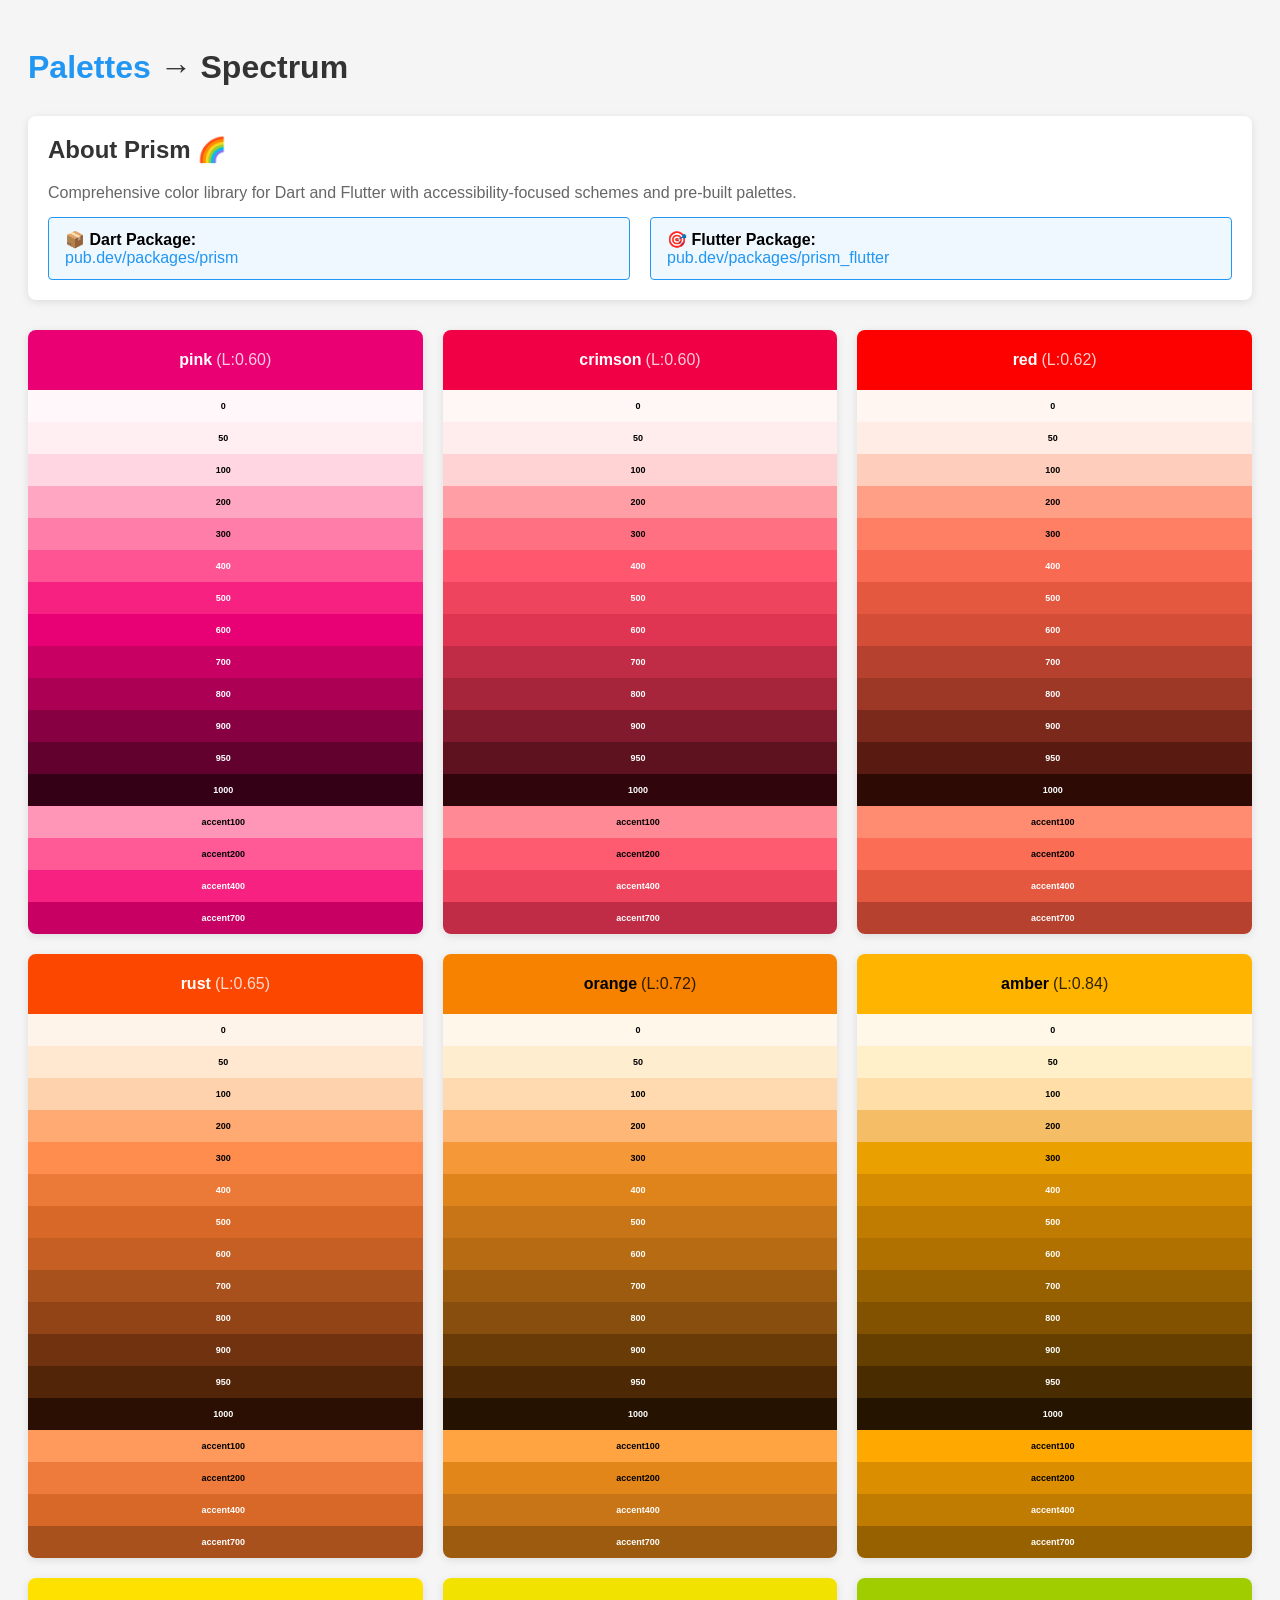
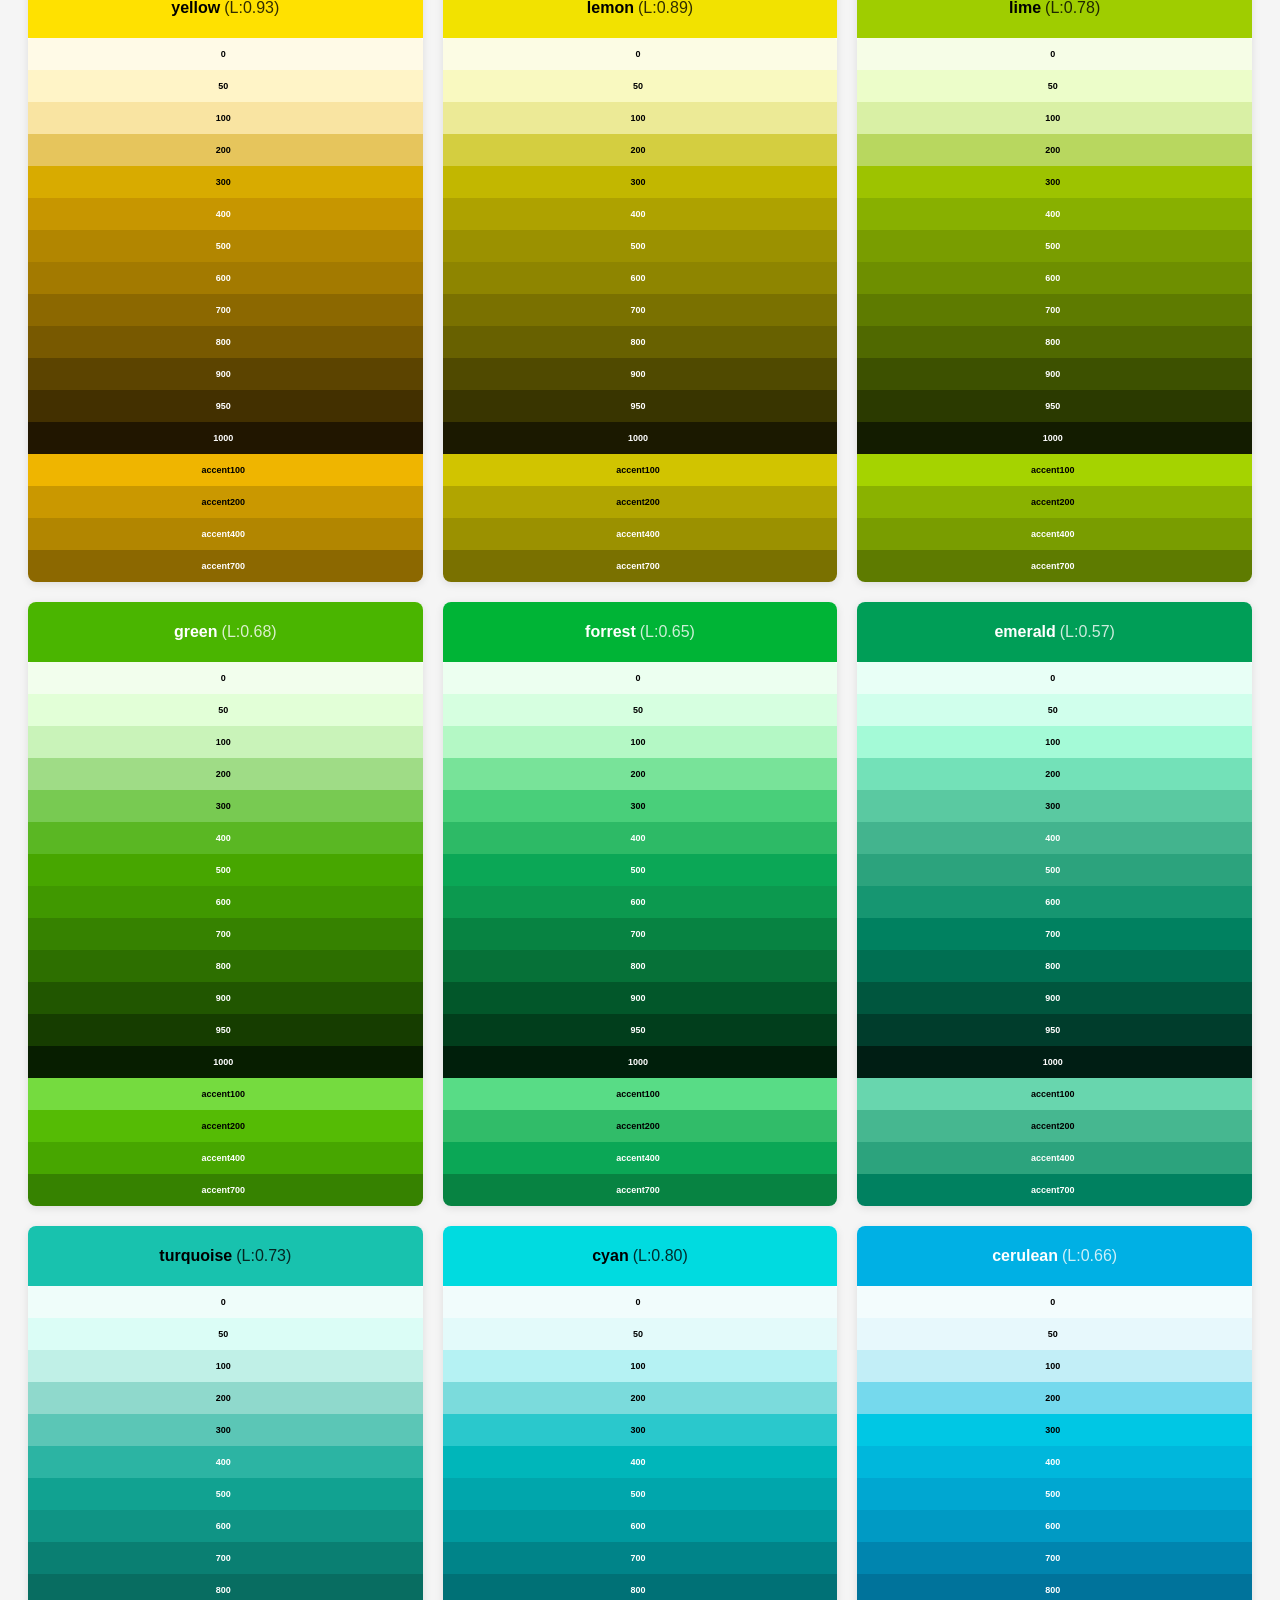
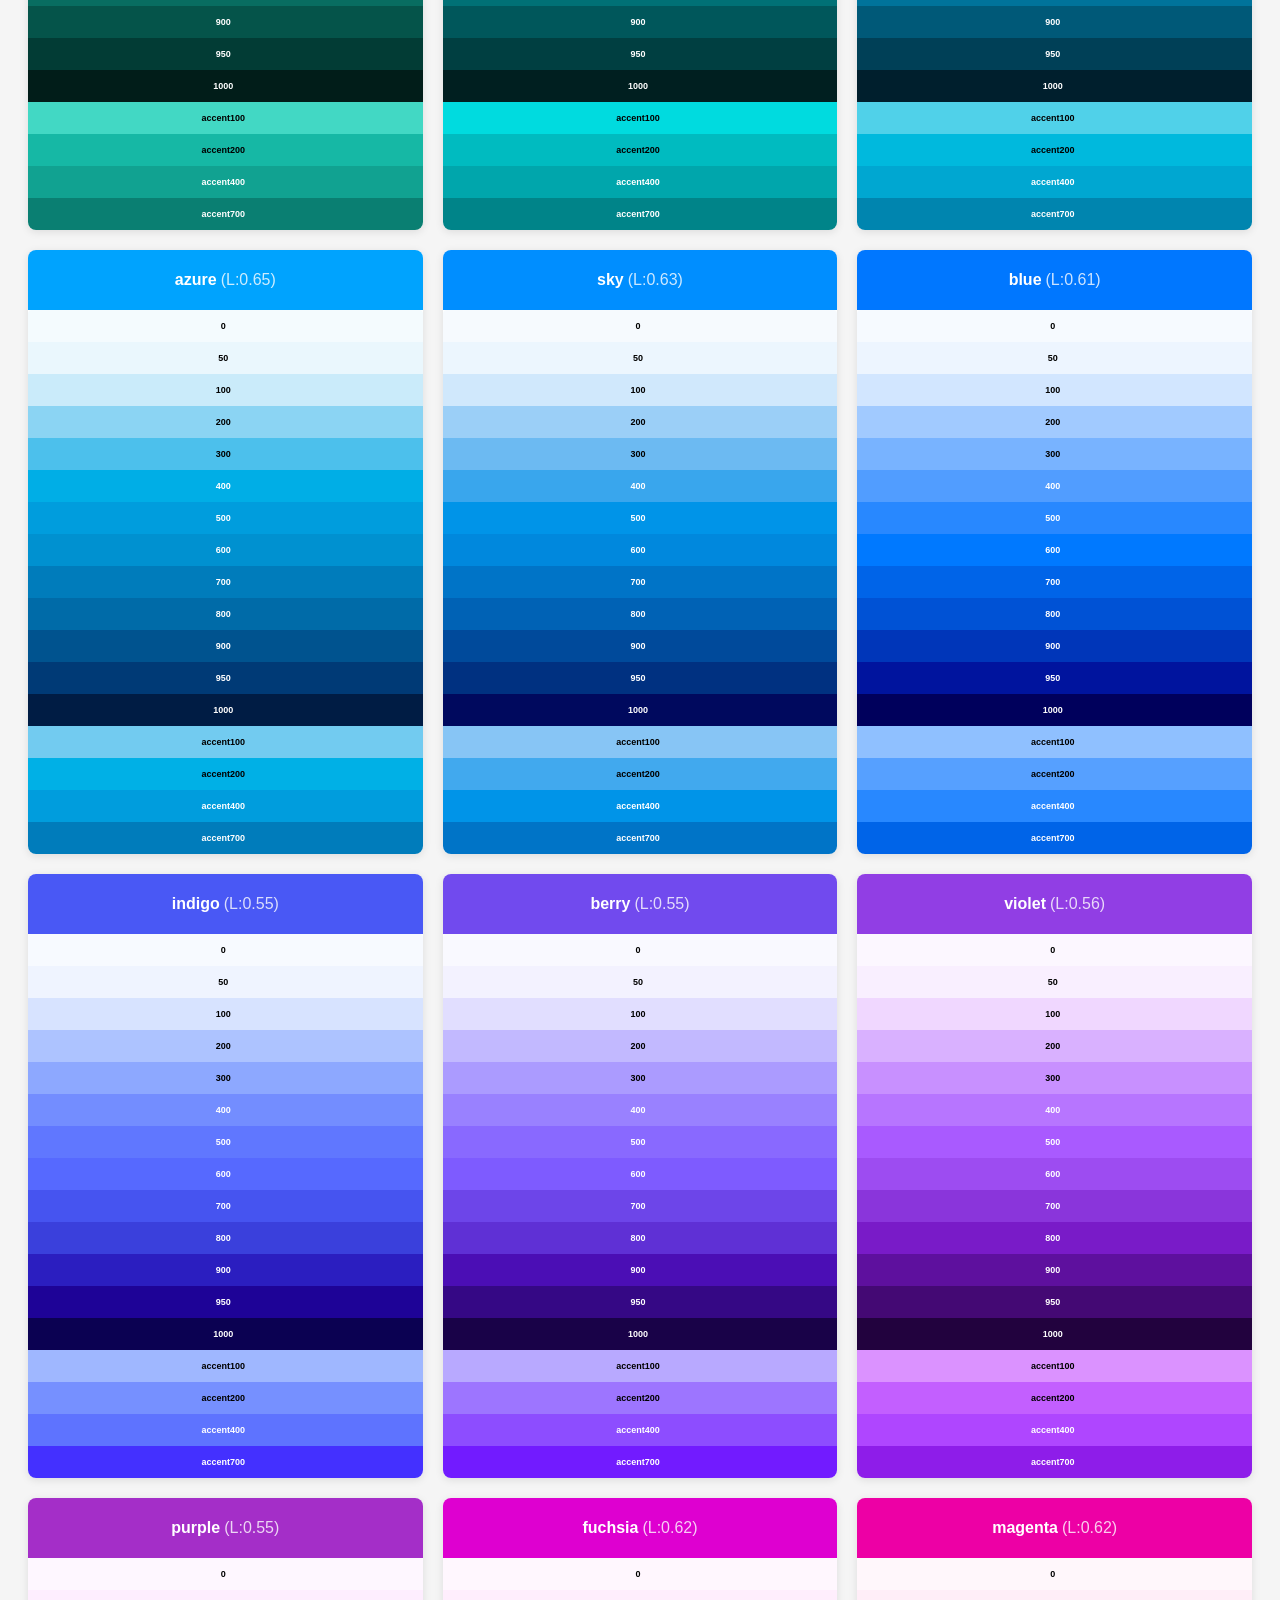
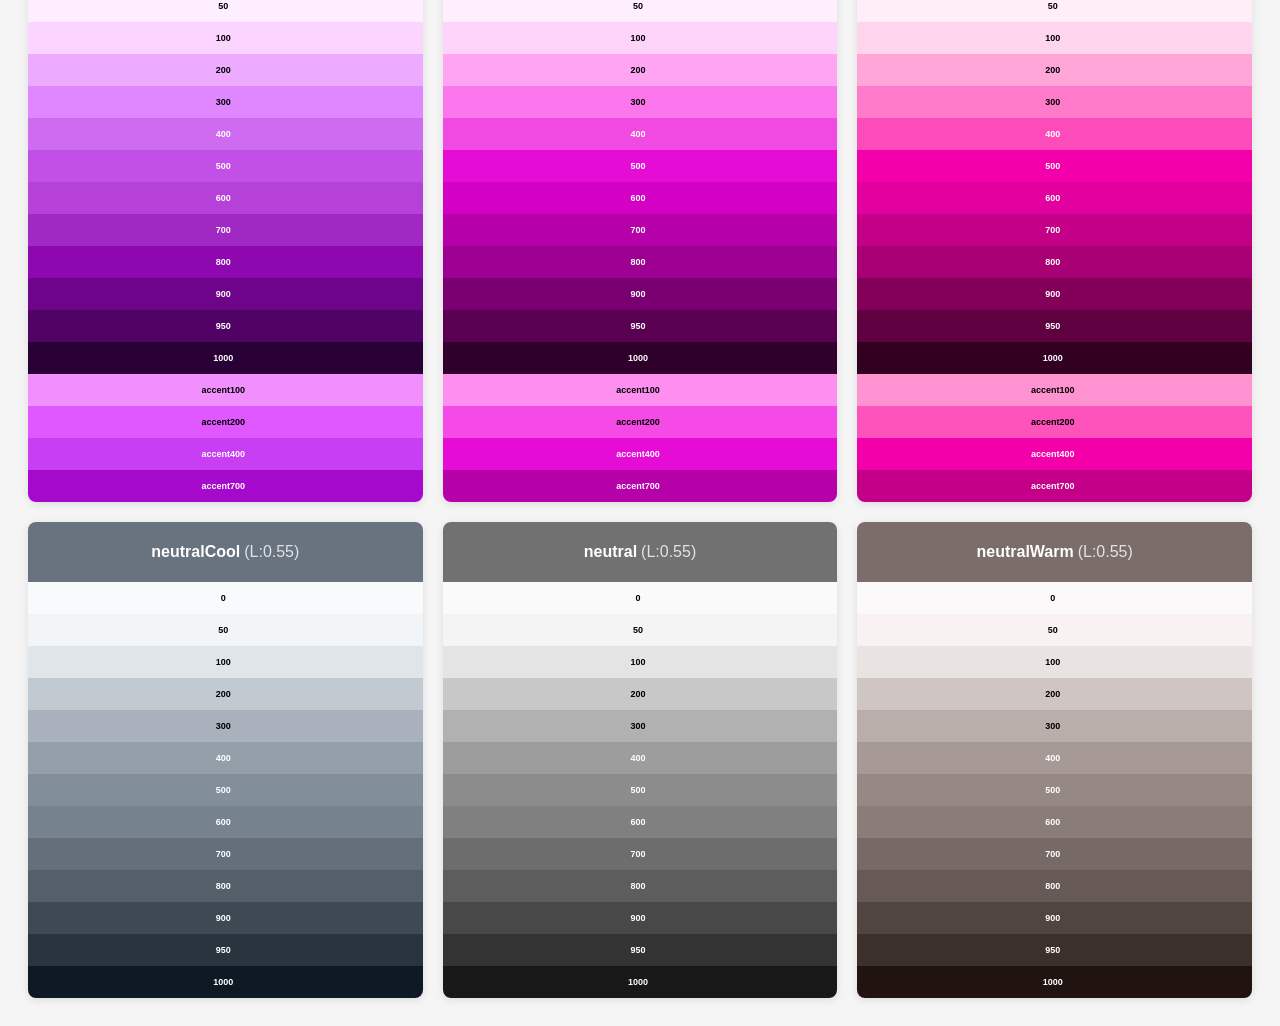
<file: palette_gallery/Spectrum.html>
<!DOCTYPE html>
<html>
<head>
<title>Prism Palette Gallery - Spectrum</title>
<meta charset="utf-8">
<link rel="stylesheet" href="SpectrumOklch.css">
<style>
body { font-family: -apple-system, BlinkMacSystemFont, "Segoe UI", Roboto, sans-serif; padding: 20px; background: #f5f5f5; }
h1 { color: #333; margin-bottom: 30px; }
h1 a { color: #2196F3; text-decoration: none; transition: all 0.2s ease; }
h1 a:hover { color: #1976D2; text-decoration: underline; }
.palette-container { display: grid; grid-template-columns: repeat(auto-fit, minmax(300px, 1fr)); gap: 20px; }
.color-card { background: white; border-radius: 8px; box-shadow: 0 2px 8px rgba(0,0,0,0.1); overflow: hidden; }
.color-header { height: 60px; display: flex; align-items: center; justify-content: center; font-weight: bold; font-size: 16px; }
.color-info {  }
.luminance-value { font-weight: 300; opacity: 0.8; padding-left:4px; }
.shades-column { display: flex; flex-direction: column; border-radius: 4px; overflow: hidden; }
.shade-item { height: 32px; display: flex; align-items: center; justify-content: center; font-size: 10px; font-weight: 500; position: relative; }
.shade-name { font-size: 9px; font-weight: 600; margin-right: 4px; }
.shade-luminance { font-size: 8px; opacity: 0.8; }
.luminance-value { font-weight: 300; opacity: 0.8; }
.package-info { background: white; border-radius: 8px; box-shadow: 0 2px 8px rgba(0,0,0,0.1); padding: 20px; margin-bottom: 30px; }
.package-info h2 { margin-top: 0; color: #333; }
.package-info p { margin: 10px 0; color: #666; }
.package-info a { color: #2196F3; text-decoration: none; }
.package-info a:hover { text-decoration: underline; }
.package-links { display: flex; gap: 20px; margin-top: 15px; flex-wrap: wrap; }
.package-link { padding: 12px 16px; border-radius: 4px; background: #f0f8ff; border: 1px solid #2196F3; flex: 1; min-width: 200px; }
@media (max-width: 480px) { .package-links { flex-direction: column; gap: 10px; } .package-link { min-width: unset; } }
</style>
</head>
<body>
<h1><a href="https://github.com/jimmyff/prism/tree/main/palette_gallery">Palettes</a> → Spectrum</h1>
<div class="package-info">
<h2>About Prism 🌈</h2>
<p>Comprehensive color library for Dart and Flutter with accessibility-focused schemes and pre-built palettes.</p>
<div class="package-links">
<div class="package-link">
<strong>📦 Dart Package:</strong><br>
<a href="https://pub.dev/packages/prism" target="_blank">pub.dev/packages/prism</a>
</div>
<div class="package-link">
<strong>🎯 Flutter Package:</strong><br>
<a href="https://pub.dev/packages/prism_flutter" target="_blank">pub.dev/packages/prism_flutter</a>
</div>
</div>
</div>
<div class="palette-container">
<div class="color-card">
<div class="color-header" style="background-color: #EB0074; color: #FFFFFF;">
pink <span class="luminance-value">(L:0.60)</span>
</div>
<div class="color-info">
<div class="shades-column">
<div class="shade-item bg-pink-0" style="color: #000;">
<span class="shade-name">0</span>
</div>
<div class="shade-item bg-pink-50" style="color: #000;">
<span class="shade-name">50</span>
</div>
<div class="shade-item bg-pink-100" style="color: #000;">
<span class="shade-name">100</span>
</div>
<div class="shade-item bg-pink-200" style="color: #000;">
<span class="shade-name">200</span>
</div>
<div class="shade-item bg-pink-300" style="color: #000;">
<span class="shade-name">300</span>
</div>
<div class="shade-item bg-pink-400" style="color: #fff;">
<span class="shade-name">400</span>
</div>
<div class="shade-item bg-pink-500" style="color: #fff;">
<span class="shade-name">500</span>
</div>
<div class="shade-item bg-pink-600" style="color: #fff;">
<span class="shade-name">600</span>
</div>
<div class="shade-item bg-pink-700" style="color: #fff;">
<span class="shade-name">700</span>
</div>
<div class="shade-item bg-pink-800" style="color: #fff;">
<span class="shade-name">800</span>
</div>
<div class="shade-item bg-pink-900" style="color: #fff;">
<span class="shade-name">900</span>
</div>
<div class="shade-item bg-pink-950" style="color: #fff;">
<span class="shade-name">950</span>
</div>
<div class="shade-item bg-pink-1000" style="color: #fff;">
<span class="shade-name">1000</span>
</div>
<div class="shade-item bg-pink-accent100" style="color: #000;">
<span class="shade-name">accent100</span>
</div>
<div class="shade-item bg-pink-accent200" style="color: #000;">
<span class="shade-name">accent200</span>
</div>
<div class="shade-item bg-pink-accent400" style="color: #fff;">
<span class="shade-name">accent400</span>
</div>
<div class="shade-item bg-pink-accent700" style="color: #fff;">
<span class="shade-name">accent700</span>
</div>
</div>
</div>
</div>
<div class="color-card">
<div class="color-header" style="background-color: #F20046; color: #FFFFFF;">
crimson <span class="luminance-value">(L:0.60)</span>
</div>
<div class="color-info">
<div class="shades-column">
<div class="shade-item bg-crimson-0" style="color: #000;">
<span class="shade-name">0</span>
</div>
<div class="shade-item bg-crimson-50" style="color: #000;">
<span class="shade-name">50</span>
</div>
<div class="shade-item bg-crimson-100" style="color: #000;">
<span class="shade-name">100</span>
</div>
<div class="shade-item bg-crimson-200" style="color: #000;">
<span class="shade-name">200</span>
</div>
<div class="shade-item bg-crimson-300" style="color: #000;">
<span class="shade-name">300</span>
</div>
<div class="shade-item bg-crimson-400" style="color: #fff;">
<span class="shade-name">400</span>
</div>
<div class="shade-item bg-crimson-500" style="color: #fff;">
<span class="shade-name">500</span>
</div>
<div class="shade-item bg-crimson-600" style="color: #fff;">
<span class="shade-name">600</span>
</div>
<div class="shade-item bg-crimson-700" style="color: #fff;">
<span class="shade-name">700</span>
</div>
<div class="shade-item bg-crimson-800" style="color: #fff;">
<span class="shade-name">800</span>
</div>
<div class="shade-item bg-crimson-900" style="color: #fff;">
<span class="shade-name">900</span>
</div>
<div class="shade-item bg-crimson-950" style="color: #fff;">
<span class="shade-name">950</span>
</div>
<div class="shade-item bg-crimson-1000" style="color: #fff;">
<span class="shade-name">1000</span>
</div>
<div class="shade-item bg-crimson-accent100" style="color: #000;">
<span class="shade-name">accent100</span>
</div>
<div class="shade-item bg-crimson-accent200" style="color: #000;">
<span class="shade-name">accent200</span>
</div>
<div class="shade-item bg-crimson-accent400" style="color: #fff;">
<span class="shade-name">accent400</span>
</div>
<div class="shade-item bg-crimson-accent700" style="color: #fff;">
<span class="shade-name">accent700</span>
</div>
</div>
</div>
</div>
<div class="color-card">
<div class="color-header" style="background-color: #FD0000; color: #FFFFFF;">
red <span class="luminance-value">(L:0.62)</span>
</div>
<div class="color-info">
<div class="shades-column">
<div class="shade-item bg-red-0" style="color: #000;">
<span class="shade-name">0</span>
</div>
<div class="shade-item bg-red-50" style="color: #000;">
<span class="shade-name">50</span>
</div>
<div class="shade-item bg-red-100" style="color: #000;">
<span class="shade-name">100</span>
</div>
<div class="shade-item bg-red-200" style="color: #000;">
<span class="shade-name">200</span>
</div>
<div class="shade-item bg-red-300" style="color: #000;">
<span class="shade-name">300</span>
</div>
<div class="shade-item bg-red-400" style="color: #fff;">
<span class="shade-name">400</span>
</div>
<div class="shade-item bg-red-500" style="color: #fff;">
<span class="shade-name">500</span>
</div>
<div class="shade-item bg-red-600" style="color: #fff;">
<span class="shade-name">600</span>
</div>
<div class="shade-item bg-red-700" style="color: #fff;">
<span class="shade-name">700</span>
</div>
<div class="shade-item bg-red-800" style="color: #fff;">
<span class="shade-name">800</span>
</div>
<div class="shade-item bg-red-900" style="color: #fff;">
<span class="shade-name">900</span>
</div>
<div class="shade-item bg-red-950" style="color: #fff;">
<span class="shade-name">950</span>
</div>
<div class="shade-item bg-red-1000" style="color: #fff;">
<span class="shade-name">1000</span>
</div>
<div class="shade-item bg-red-accent100" style="color: #000;">
<span class="shade-name">accent100</span>
</div>
<div class="shade-item bg-red-accent200" style="color: #000;">
<span class="shade-name">accent200</span>
</div>
<div class="shade-item bg-red-accent400" style="color: #fff;">
<span class="shade-name">accent400</span>
</div>
<div class="shade-item bg-red-accent700" style="color: #fff;">
<span class="shade-name">accent700</span>
</div>
</div>
</div>
</div>
<div class="color-card">
<div class="color-header" style="background-color: #FB4700; color: #FFFFFF;">
rust <span class="luminance-value">(L:0.65)</span>
</div>
<div class="color-info">
<div class="shades-column">
<div class="shade-item bg-rust-0" style="color: #000;">
<span class="shade-name">0</span>
</div>
<div class="shade-item bg-rust-50" style="color: #000;">
<span class="shade-name">50</span>
</div>
<div class="shade-item bg-rust-100" style="color: #000;">
<span class="shade-name">100</span>
</div>
<div class="shade-item bg-rust-200" style="color: #000;">
<span class="shade-name">200</span>
</div>
<div class="shade-item bg-rust-300" style="color: #000;">
<span class="shade-name">300</span>
</div>
<div class="shade-item bg-rust-400" style="color: #fff;">
<span class="shade-name">400</span>
</div>
<div class="shade-item bg-rust-500" style="color: #fff;">
<span class="shade-name">500</span>
</div>
<div class="shade-item bg-rust-600" style="color: #fff;">
<span class="shade-name">600</span>
</div>
<div class="shade-item bg-rust-700" style="color: #fff;">
<span class="shade-name">700</span>
</div>
<div class="shade-item bg-rust-800" style="color: #fff;">
<span class="shade-name">800</span>
</div>
<div class="shade-item bg-rust-900" style="color: #fff;">
<span class="shade-name">900</span>
</div>
<div class="shade-item bg-rust-950" style="color: #fff;">
<span class="shade-name">950</span>
</div>
<div class="shade-item bg-rust-1000" style="color: #fff;">
<span class="shade-name">1000</span>
</div>
<div class="shade-item bg-rust-accent100" style="color: #000;">
<span class="shade-name">accent100</span>
</div>
<div class="shade-item bg-rust-accent200" style="color: #000;">
<span class="shade-name">accent200</span>
</div>
<div class="shade-item bg-rust-accent400" style="color: #fff;">
<span class="shade-name">accent400</span>
</div>
<div class="shade-item bg-rust-accent700" style="color: #fff;">
<span class="shade-name">accent700</span>
</div>
</div>
</div>
</div>
<div class="color-card">
<div class="color-header" style="background-color: #F68200; color: #000000;">
orange <span class="luminance-value">(L:0.72)</span>
</div>
<div class="color-info">
<div class="shades-column">
<div class="shade-item bg-orange-0" style="color: #000;">
<span class="shade-name">0</span>
</div>
<div class="shade-item bg-orange-50" style="color: #000;">
<span class="shade-name">50</span>
</div>
<div class="shade-item bg-orange-100" style="color: #000;">
<span class="shade-name">100</span>
</div>
<div class="shade-item bg-orange-200" style="color: #000;">
<span class="shade-name">200</span>
</div>
<div class="shade-item bg-orange-300" style="color: #000;">
<span class="shade-name">300</span>
</div>
<div class="shade-item bg-orange-400" style="color: #fff;">
<span class="shade-name">400</span>
</div>
<div class="shade-item bg-orange-500" style="color: #fff;">
<span class="shade-name">500</span>
</div>
<div class="shade-item bg-orange-600" style="color: #fff;">
<span class="shade-name">600</span>
</div>
<div class="shade-item bg-orange-700" style="color: #fff;">
<span class="shade-name">700</span>
</div>
<div class="shade-item bg-orange-800" style="color: #fff;">
<span class="shade-name">800</span>
</div>
<div class="shade-item bg-orange-900" style="color: #fff;">
<span class="shade-name">900</span>
</div>
<div class="shade-item bg-orange-950" style="color: #fff;">
<span class="shade-name">950</span>
</div>
<div class="shade-item bg-orange-1000" style="color: #fff;">
<span class="shade-name">1000</span>
</div>
<div class="shade-item bg-orange-accent100" style="color: #000;">
<span class="shade-name">accent100</span>
</div>
<div class="shade-item bg-orange-accent200" style="color: #000;">
<span class="shade-name">accent200</span>
</div>
<div class="shade-item bg-orange-accent400" style="color: #fff;">
<span class="shade-name">accent400</span>
</div>
<div class="shade-item bg-orange-accent700" style="color: #fff;">
<span class="shade-name">accent700</span>
</div>
</div>
</div>
</div>
<div class="color-card">
<div class="color-header" style="background-color: #FFB400; color: #000000;">
amber <span class="luminance-value">(L:0.84)</span>
</div>
<div class="color-info">
<div class="shades-column">
<div class="shade-item bg-amber-0" style="color: #000;">
<span class="shade-name">0</span>
</div>
<div class="shade-item bg-amber-50" style="color: #000;">
<span class="shade-name">50</span>
</div>
<div class="shade-item bg-amber-100" style="color: #000;">
<span class="shade-name">100</span>
</div>
<div class="shade-item bg-amber-200" style="color: #000;">
<span class="shade-name">200</span>
</div>
<div class="shade-item bg-amber-300" style="color: #000;">
<span class="shade-name">300</span>
</div>
<div class="shade-item bg-amber-400" style="color: #fff;">
<span class="shade-name">400</span>
</div>
<div class="shade-item bg-amber-500" style="color: #fff;">
<span class="shade-name">500</span>
</div>
<div class="shade-item bg-amber-600" style="color: #fff;">
<span class="shade-name">600</span>
</div>
<div class="shade-item bg-amber-700" style="color: #fff;">
<span class="shade-name">700</span>
</div>
<div class="shade-item bg-amber-800" style="color: #fff;">
<span class="shade-name">800</span>
</div>
<div class="shade-item bg-amber-900" style="color: #fff;">
<span class="shade-name">900</span>
</div>
<div class="shade-item bg-amber-950" style="color: #fff;">
<span class="shade-name">950</span>
</div>
<div class="shade-item bg-amber-1000" style="color: #fff;">
<span class="shade-name">1000</span>
</div>
<div class="shade-item bg-amber-accent100" style="color: #000;">
<span class="shade-name">accent100</span>
</div>
<div class="shade-item bg-amber-accent200" style="color: #000;">
<span class="shade-name">accent200</span>
</div>
<div class="shade-item bg-amber-accent400" style="color: #fff;">
<span class="shade-name">accent400</span>
</div>
<div class="shade-item bg-amber-accent700" style="color: #fff;">
<span class="shade-name">accent700</span>
</div>
</div>
</div>
</div>
<div class="color-card">
<div class="color-header" style="background-color: #FFE100; color: #000000;">
yellow <span class="luminance-value">(L:0.93)</span>
</div>
<div class="color-info">
<div class="shades-column">
<div class="shade-item bg-yellow-0" style="color: #000;">
<span class="shade-name">0</span>
</div>
<div class="shade-item bg-yellow-50" style="color: #000;">
<span class="shade-name">50</span>
</div>
<div class="shade-item bg-yellow-100" style="color: #000;">
<span class="shade-name">100</span>
</div>
<div class="shade-item bg-yellow-200" style="color: #000;">
<span class="shade-name">200</span>
</div>
<div class="shade-item bg-yellow-300" style="color: #000;">
<span class="shade-name">300</span>
</div>
<div class="shade-item bg-yellow-400" style="color: #fff;">
<span class="shade-name">400</span>
</div>
<div class="shade-item bg-yellow-500" style="color: #fff;">
<span class="shade-name">500</span>
</div>
<div class="shade-item bg-yellow-600" style="color: #fff;">
<span class="shade-name">600</span>
</div>
<div class="shade-item bg-yellow-700" style="color: #fff;">
<span class="shade-name">700</span>
</div>
<div class="shade-item bg-yellow-800" style="color: #fff;">
<span class="shade-name">800</span>
</div>
<div class="shade-item bg-yellow-900" style="color: #fff;">
<span class="shade-name">900</span>
</div>
<div class="shade-item bg-yellow-950" style="color: #fff;">
<span class="shade-name">950</span>
</div>
<div class="shade-item bg-yellow-1000" style="color: #fff;">
<span class="shade-name">1000</span>
</div>
<div class="shade-item bg-yellow-accent100" style="color: #000;">
<span class="shade-name">accent100</span>
</div>
<div class="shade-item bg-yellow-accent200" style="color: #000;">
<span class="shade-name">accent200</span>
</div>
<div class="shade-item bg-yellow-accent400" style="color: #fff;">
<span class="shade-name">accent400</span>
</div>
<div class="shade-item bg-yellow-accent700" style="color: #fff;">
<span class="shade-name">accent700</span>
</div>
</div>
</div>
</div>
<div class="color-card">
<div class="color-header" style="background-color: #F2E200; color: #000000;">
lemon <span class="luminance-value">(L:0.89)</span>
</div>
<div class="color-info">
<div class="shades-column">
<div class="shade-item bg-lemon-0" style="color: #000;">
<span class="shade-name">0</span>
</div>
<div class="shade-item bg-lemon-50" style="color: #000;">
<span class="shade-name">50</span>
</div>
<div class="shade-item bg-lemon-100" style="color: #000;">
<span class="shade-name">100</span>
</div>
<div class="shade-item bg-lemon-200" style="color: #000;">
<span class="shade-name">200</span>
</div>
<div class="shade-item bg-lemon-300" style="color: #000;">
<span class="shade-name">300</span>
</div>
<div class="shade-item bg-lemon-400" style="color: #fff;">
<span class="shade-name">400</span>
</div>
<div class="shade-item bg-lemon-500" style="color: #fff;">
<span class="shade-name">500</span>
</div>
<div class="shade-item bg-lemon-600" style="color: #fff;">
<span class="shade-name">600</span>
</div>
<div class="shade-item bg-lemon-700" style="color: #fff;">
<span class="shade-name">700</span>
</div>
<div class="shade-item bg-lemon-800" style="color: #fff;">
<span class="shade-name">800</span>
</div>
<div class="shade-item bg-lemon-900" style="color: #fff;">
<span class="shade-name">900</span>
</div>
<div class="shade-item bg-lemon-950" style="color: #fff;">
<span class="shade-name">950</span>
</div>
<div class="shade-item bg-lemon-1000" style="color: #fff;">
<span class="shade-name">1000</span>
</div>
<div class="shade-item bg-lemon-accent100" style="color: #000;">
<span class="shade-name">accent100</span>
</div>
<div class="shade-item bg-lemon-accent200" style="color: #000;">
<span class="shade-name">accent200</span>
</div>
<div class="shade-item bg-lemon-accent400" style="color: #fff;">
<span class="shade-name">accent400</span>
</div>
<div class="shade-item bg-lemon-accent700" style="color: #fff;">
<span class="shade-name">accent700</span>
</div>
</div>
</div>
</div>
<div class="color-card">
<div class="color-header" style="background-color: #9FCD00; color: #000000;">
lime <span class="luminance-value">(L:0.78)</span>
</div>
<div class="color-info">
<div class="shades-column">
<div class="shade-item bg-lime-0" style="color: #000;">
<span class="shade-name">0</span>
</div>
<div class="shade-item bg-lime-50" style="color: #000;">
<span class="shade-name">50</span>
</div>
<div class="shade-item bg-lime-100" style="color: #000;">
<span class="shade-name">100</span>
</div>
<div class="shade-item bg-lime-200" style="color: #000;">
<span class="shade-name">200</span>
</div>
<div class="shade-item bg-lime-300" style="color: #000;">
<span class="shade-name">300</span>
</div>
<div class="shade-item bg-lime-400" style="color: #fff;">
<span class="shade-name">400</span>
</div>
<div class="shade-item bg-lime-500" style="color: #fff;">
<span class="shade-name">500</span>
</div>
<div class="shade-item bg-lime-600" style="color: #fff;">
<span class="shade-name">600</span>
</div>
<div class="shade-item bg-lime-700" style="color: #fff;">
<span class="shade-name">700</span>
</div>
<div class="shade-item bg-lime-800" style="color: #fff;">
<span class="shade-name">800</span>
</div>
<div class="shade-item bg-lime-900" style="color: #fff;">
<span class="shade-name">900</span>
</div>
<div class="shade-item bg-lime-950" style="color: #fff;">
<span class="shade-name">950</span>
</div>
<div class="shade-item bg-lime-1000" style="color: #fff;">
<span class="shade-name">1000</span>
</div>
<div class="shade-item bg-lime-accent100" style="color: #000;">
<span class="shade-name">accent100</span>
</div>
<div class="shade-item bg-lime-accent200" style="color: #000;">
<span class="shade-name">accent200</span>
</div>
<div class="shade-item bg-lime-accent400" style="color: #fff;">
<span class="shade-name">accent400</span>
</div>
<div class="shade-item bg-lime-accent700" style="color: #fff;">
<span class="shade-name">accent700</span>
</div>
</div>
</div>
</div>
<div class="color-card">
<div class="color-header" style="background-color: #4AB500; color: #FFFFFF;">
green <span class="luminance-value">(L:0.68)</span>
</div>
<div class="color-info">
<div class="shades-column">
<div class="shade-item bg-green-0" style="color: #000;">
<span class="shade-name">0</span>
</div>
<div class="shade-item bg-green-50" style="color: #000;">
<span class="shade-name">50</span>
</div>
<div class="shade-item bg-green-100" style="color: #000;">
<span class="shade-name">100</span>
</div>
<div class="shade-item bg-green-200" style="color: #000;">
<span class="shade-name">200</span>
</div>
<div class="shade-item bg-green-300" style="color: #000;">
<span class="shade-name">300</span>
</div>
<div class="shade-item bg-green-400" style="color: #fff;">
<span class="shade-name">400</span>
</div>
<div class="shade-item bg-green-500" style="color: #fff;">
<span class="shade-name">500</span>
</div>
<div class="shade-item bg-green-600" style="color: #fff;">
<span class="shade-name">600</span>
</div>
<div class="shade-item bg-green-700" style="color: #fff;">
<span class="shade-name">700</span>
</div>
<div class="shade-item bg-green-800" style="color: #fff;">
<span class="shade-name">800</span>
</div>
<div class="shade-item bg-green-900" style="color: #fff;">
<span class="shade-name">900</span>
</div>
<div class="shade-item bg-green-950" style="color: #fff;">
<span class="shade-name">950</span>
</div>
<div class="shade-item bg-green-1000" style="color: #fff;">
<span class="shade-name">1000</span>
</div>
<div class="shade-item bg-green-accent100" style="color: #000;">
<span class="shade-name">accent100</span>
</div>
<div class="shade-item bg-green-accent200" style="color: #000;">
<span class="shade-name">accent200</span>
</div>
<div class="shade-item bg-green-accent400" style="color: #fff;">
<span class="shade-name">accent400</span>
</div>
<div class="shade-item bg-green-accent700" style="color: #fff;">
<span class="shade-name">accent700</span>
</div>
</div>
</div>
</div>
<div class="color-card">
<div class="color-header" style="background-color: #00B436; color: #FFFFFF;">
forrest <span class="luminance-value">(L:0.65)</span>
</div>
<div class="color-info">
<div class="shades-column">
<div class="shade-item bg-forrest-0" style="color: #000;">
<span class="shade-name">0</span>
</div>
<div class="shade-item bg-forrest-50" style="color: #000;">
<span class="shade-name">50</span>
</div>
<div class="shade-item bg-forrest-100" style="color: #000;">
<span class="shade-name">100</span>
</div>
<div class="shade-item bg-forrest-200" style="color: #000;">
<span class="shade-name">200</span>
</div>
<div class="shade-item bg-forrest-300" style="color: #000;">
<span class="shade-name">300</span>
</div>
<div class="shade-item bg-forrest-400" style="color: #fff;">
<span class="shade-name">400</span>
</div>
<div class="shade-item bg-forrest-500" style="color: #fff;">
<span class="shade-name">500</span>
</div>
<div class="shade-item bg-forrest-600" style="color: #fff;">
<span class="shade-name">600</span>
</div>
<div class="shade-item bg-forrest-700" style="color: #fff;">
<span class="shade-name">700</span>
</div>
<div class="shade-item bg-forrest-800" style="color: #fff;">
<span class="shade-name">800</span>
</div>
<div class="shade-item bg-forrest-900" style="color: #fff;">
<span class="shade-name">900</span>
</div>
<div class="shade-item bg-forrest-950" style="color: #fff;">
<span class="shade-name">950</span>
</div>
<div class="shade-item bg-forrest-1000" style="color: #fff;">
<span class="shade-name">1000</span>
</div>
<div class="shade-item bg-forrest-accent100" style="color: #000;">
<span class="shade-name">accent100</span>
</div>
<div class="shade-item bg-forrest-accent200" style="color: #000;">
<span class="shade-name">accent200</span>
</div>
<div class="shade-item bg-forrest-accent400" style="color: #fff;">
<span class="shade-name">accent400</span>
</div>
<div class="shade-item bg-forrest-accent700" style="color: #fff;">
<span class="shade-name">accent700</span>
</div>
</div>
</div>
</div>
<div class="color-card">
<div class="color-header" style="background-color: #009E57; color: #FFFFFF;">
emerald <span class="luminance-value">(L:0.57)</span>
</div>
<div class="color-info">
<div class="shades-column">
<div class="shade-item bg-emerald-0" style="color: #000;">
<span class="shade-name">0</span>
</div>
<div class="shade-item bg-emerald-50" style="color: #000;">
<span class="shade-name">50</span>
</div>
<div class="shade-item bg-emerald-100" style="color: #000;">
<span class="shade-name">100</span>
</div>
<div class="shade-item bg-emerald-200" style="color: #000;">
<span class="shade-name">200</span>
</div>
<div class="shade-item bg-emerald-300" style="color: #000;">
<span class="shade-name">300</span>
</div>
<div class="shade-item bg-emerald-400" style="color: #fff;">
<span class="shade-name">400</span>
</div>
<div class="shade-item bg-emerald-500" style="color: #fff;">
<span class="shade-name">500</span>
</div>
<div class="shade-item bg-emerald-600" style="color: #fff;">
<span class="shade-name">600</span>
</div>
<div class="shade-item bg-emerald-700" style="color: #fff;">
<span class="shade-name">700</span>
</div>
<div class="shade-item bg-emerald-800" style="color: #fff;">
<span class="shade-name">800</span>
</div>
<div class="shade-item bg-emerald-900" style="color: #fff;">
<span class="shade-name">900</span>
</div>
<div class="shade-item bg-emerald-950" style="color: #fff;">
<span class="shade-name">950</span>
</div>
<div class="shade-item bg-emerald-1000" style="color: #fff;">
<span class="shade-name">1000</span>
</div>
<div class="shade-item bg-emerald-accent100" style="color: #000;">
<span class="shade-name">accent100</span>
</div>
<div class="shade-item bg-emerald-accent200" style="color: #000;">
<span class="shade-name">accent200</span>
</div>
<div class="shade-item bg-emerald-accent400" style="color: #fff;">
<span class="shade-name">accent400</span>
</div>
<div class="shade-item bg-emerald-accent700" style="color: #fff;">
<span class="shade-name">accent700</span>
</div>
</div>
</div>
</div>
<div class="color-card">
<div class="color-header" style="background-color: #18C2AE; color: #000000;">
turquoise <span class="luminance-value">(L:0.73)</span>
</div>
<div class="color-info">
<div class="shades-column">
<div class="shade-item bg-turquoise-0" style="color: #000;">
<span class="shade-name">0</span>
</div>
<div class="shade-item bg-turquoise-50" style="color: #000;">
<span class="shade-name">50</span>
</div>
<div class="shade-item bg-turquoise-100" style="color: #000;">
<span class="shade-name">100</span>
</div>
<div class="shade-item bg-turquoise-200" style="color: #000;">
<span class="shade-name">200</span>
</div>
<div class="shade-item bg-turquoise-300" style="color: #000;">
<span class="shade-name">300</span>
</div>
<div class="shade-item bg-turquoise-400" style="color: #fff;">
<span class="shade-name">400</span>
</div>
<div class="shade-item bg-turquoise-500" style="color: #fff;">
<span class="shade-name">500</span>
</div>
<div class="shade-item bg-turquoise-600" style="color: #fff;">
<span class="shade-name">600</span>
</div>
<div class="shade-item bg-turquoise-700" style="color: #fff;">
<span class="shade-name">700</span>
</div>
<div class="shade-item bg-turquoise-800" style="color: #fff;">
<span class="shade-name">800</span>
</div>
<div class="shade-item bg-turquoise-900" style="color: #fff;">
<span class="shade-name">900</span>
</div>
<div class="shade-item bg-turquoise-950" style="color: #fff;">
<span class="shade-name">950</span>
</div>
<div class="shade-item bg-turquoise-1000" style="color: #fff;">
<span class="shade-name">1000</span>
</div>
<div class="shade-item bg-turquoise-accent100" style="color: #000;">
<span class="shade-name">accent100</span>
</div>
<div class="shade-item bg-turquoise-accent200" style="color: #000;">
<span class="shade-name">accent200</span>
</div>
<div class="shade-item bg-turquoise-accent400" style="color: #fff;">
<span class="shade-name">accent400</span>
</div>
<div class="shade-item bg-turquoise-accent700" style="color: #fff;">
<span class="shade-name">accent700</span>
</div>
</div>
</div>
</div>
<div class="color-card">
<div class="color-header" style="background-color: #00DBE0; color: #000000;">
cyan <span class="luminance-value">(L:0.80)</span>
</div>
<div class="color-info">
<div class="shades-column">
<div class="shade-item bg-cyan-0" style="color: #000;">
<span class="shade-name">0</span>
</div>
<div class="shade-item bg-cyan-50" style="color: #000;">
<span class="shade-name">50</span>
</div>
<div class="shade-item bg-cyan-100" style="color: #000;">
<span class="shade-name">100</span>
</div>
<div class="shade-item bg-cyan-200" style="color: #000;">
<span class="shade-name">200</span>
</div>
<div class="shade-item bg-cyan-300" style="color: #000;">
<span class="shade-name">300</span>
</div>
<div class="shade-item bg-cyan-400" style="color: #fff;">
<span class="shade-name">400</span>
</div>
<div class="shade-item bg-cyan-500" style="color: #fff;">
<span class="shade-name">500</span>
</div>
<div class="shade-item bg-cyan-600" style="color: #fff;">
<span class="shade-name">600</span>
</div>
<div class="shade-item bg-cyan-700" style="color: #fff;">
<span class="shade-name">700</span>
</div>
<div class="shade-item bg-cyan-800" style="color: #fff;">
<span class="shade-name">800</span>
</div>
<div class="shade-item bg-cyan-900" style="color: #fff;">
<span class="shade-name">900</span>
</div>
<div class="shade-item bg-cyan-950" style="color: #fff;">
<span class="shade-name">950</span>
</div>
<div class="shade-item bg-cyan-1000" style="color: #fff;">
<span class="shade-name">1000</span>
</div>
<div class="shade-item bg-cyan-accent100" style="color: #000;">
<span class="shade-name">accent100</span>
</div>
<div class="shade-item bg-cyan-accent200" style="color: #000;">
<span class="shade-name">accent200</span>
</div>
<div class="shade-item bg-cyan-accent400" style="color: #fff;">
<span class="shade-name">accent400</span>
</div>
<div class="shade-item bg-cyan-accent700" style="color: #fff;">
<span class="shade-name">accent700</span>
</div>
</div>
</div>
</div>
<div class="color-card">
<div class="color-header" style="background-color: #00B0E4; color: #FFFFFF;">
cerulean <span class="luminance-value">(L:0.66)</span>
</div>
<div class="color-info">
<div class="shades-column">
<div class="shade-item bg-cerulean-0" style="color: #000;">
<span class="shade-name">0</span>
</div>
<div class="shade-item bg-cerulean-50" style="color: #000;">
<span class="shade-name">50</span>
</div>
<div class="shade-item bg-cerulean-100" style="color: #000;">
<span class="shade-name">100</span>
</div>
<div class="shade-item bg-cerulean-200" style="color: #000;">
<span class="shade-name">200</span>
</div>
<div class="shade-item bg-cerulean-300" style="color: #000;">
<span class="shade-name">300</span>
</div>
<div class="shade-item bg-cerulean-400" style="color: #fff;">
<span class="shade-name">400</span>
</div>
<div class="shade-item bg-cerulean-500" style="color: #fff;">
<span class="shade-name">500</span>
</div>
<div class="shade-item bg-cerulean-600" style="color: #fff;">
<span class="shade-name">600</span>
</div>
<div class="shade-item bg-cerulean-700" style="color: #fff;">
<span class="shade-name">700</span>
</div>
<div class="shade-item bg-cerulean-800" style="color: #fff;">
<span class="shade-name">800</span>
</div>
<div class="shade-item bg-cerulean-900" style="color: #fff;">
<span class="shade-name">900</span>
</div>
<div class="shade-item bg-cerulean-950" style="color: #fff;">
<span class="shade-name">950</span>
</div>
<div class="shade-item bg-cerulean-1000" style="color: #fff;">
<span class="shade-name">1000</span>
</div>
<div class="shade-item bg-cerulean-accent100" style="color: #000;">
<span class="shade-name">accent100</span>
</div>
<div class="shade-item bg-cerulean-accent200" style="color: #000;">
<span class="shade-name">accent200</span>
</div>
<div class="shade-item bg-cerulean-accent400" style="color: #fff;">
<span class="shade-name">accent400</span>
</div>
<div class="shade-item bg-cerulean-accent700" style="color: #fff;">
<span class="shade-name">accent700</span>
</div>
</div>
</div>
</div>
<div class="color-card">
<div class="color-header" style="background-color: #00A3FE; color: #FFFFFF;">
azure <span class="luminance-value">(L:0.65)</span>
</div>
<div class="color-info">
<div class="shades-column">
<div class="shade-item bg-azure-0" style="color: #000;">
<span class="shade-name">0</span>
</div>
<div class="shade-item bg-azure-50" style="color: #000;">
<span class="shade-name">50</span>
</div>
<div class="shade-item bg-azure-100" style="color: #000;">
<span class="shade-name">100</span>
</div>
<div class="shade-item bg-azure-200" style="color: #000;">
<span class="shade-name">200</span>
</div>
<div class="shade-item bg-azure-300" style="color: #000;">
<span class="shade-name">300</span>
</div>
<div class="shade-item bg-azure-400" style="color: #fff;">
<span class="shade-name">400</span>
</div>
<div class="shade-item bg-azure-500" style="color: #fff;">
<span class="shade-name">500</span>
</div>
<div class="shade-item bg-azure-600" style="color: #fff;">
<span class="shade-name">600</span>
</div>
<div class="shade-item bg-azure-700" style="color: #fff;">
<span class="shade-name">700</span>
</div>
<div class="shade-item bg-azure-800" style="color: #fff;">
<span class="shade-name">800</span>
</div>
<div class="shade-item bg-azure-900" style="color: #fff;">
<span class="shade-name">900</span>
</div>
<div class="shade-item bg-azure-950" style="color: #fff;">
<span class="shade-name">950</span>
</div>
<div class="shade-item bg-azure-1000" style="color: #fff;">
<span class="shade-name">1000</span>
</div>
<div class="shade-item bg-azure-accent100" style="color: #000;">
<span class="shade-name">accent100</span>
</div>
<div class="shade-item bg-azure-accent200" style="color: #000;">
<span class="shade-name">accent200</span>
</div>
<div class="shade-item bg-azure-accent400" style="color: #fff;">
<span class="shade-name">accent400</span>
</div>
<div class="shade-item bg-azure-accent700" style="color: #fff;">
<span class="shade-name">accent700</span>
</div>
</div>
</div>
</div>
<div class="color-card">
<div class="color-header" style="background-color: #008EFF; color: #FFFFFF;">
sky <span class="luminance-value">(L:0.63)</span>
</div>
<div class="color-info">
<div class="shades-column">
<div class="shade-item bg-sky-0" style="color: #000;">
<span class="shade-name">0</span>
</div>
<div class="shade-item bg-sky-50" style="color: #000;">
<span class="shade-name">50</span>
</div>
<div class="shade-item bg-sky-100" style="color: #000;">
<span class="shade-name">100</span>
</div>
<div class="shade-item bg-sky-200" style="color: #000;">
<span class="shade-name">200</span>
</div>
<div class="shade-item bg-sky-300" style="color: #000;">
<span class="shade-name">300</span>
</div>
<div class="shade-item bg-sky-400" style="color: #fff;">
<span class="shade-name">400</span>
</div>
<div class="shade-item bg-sky-500" style="color: #fff;">
<span class="shade-name">500</span>
</div>
<div class="shade-item bg-sky-600" style="color: #fff;">
<span class="shade-name">600</span>
</div>
<div class="shade-item bg-sky-700" style="color: #fff;">
<span class="shade-name">700</span>
</div>
<div class="shade-item bg-sky-800" style="color: #fff;">
<span class="shade-name">800</span>
</div>
<div class="shade-item bg-sky-900" style="color: #fff;">
<span class="shade-name">900</span>
</div>
<div class="shade-item bg-sky-950" style="color: #fff;">
<span class="shade-name">950</span>
</div>
<div class="shade-item bg-sky-1000" style="color: #fff;">
<span class="shade-name">1000</span>
</div>
<div class="shade-item bg-sky-accent100" style="color: #000;">
<span class="shade-name">accent100</span>
</div>
<div class="shade-item bg-sky-accent200" style="color: #000;">
<span class="shade-name">accent200</span>
</div>
<div class="shade-item bg-sky-accent400" style="color: #fff;">
<span class="shade-name">accent400</span>
</div>
<div class="shade-item bg-sky-accent700" style="color: #fff;">
<span class="shade-name">accent700</span>
</div>
</div>
</div>
</div>
<div class="color-card">
<div class="color-header" style="background-color: #0077FF; color: #FFFFFF;">
blue <span class="luminance-value">(L:0.61)</span>
</div>
<div class="color-info">
<div class="shades-column">
<div class="shade-item bg-blue-0" style="color: #000;">
<span class="shade-name">0</span>
</div>
<div class="shade-item bg-blue-50" style="color: #000;">
<span class="shade-name">50</span>
</div>
<div class="shade-item bg-blue-100" style="color: #000;">
<span class="shade-name">100</span>
</div>
<div class="shade-item bg-blue-200" style="color: #000;">
<span class="shade-name">200</span>
</div>
<div class="shade-item bg-blue-300" style="color: #000;">
<span class="shade-name">300</span>
</div>
<div class="shade-item bg-blue-400" style="color: #fff;">
<span class="shade-name">400</span>
</div>
<div class="shade-item bg-blue-500" style="color: #fff;">
<span class="shade-name">500</span>
</div>
<div class="shade-item bg-blue-600" style="color: #fff;">
<span class="shade-name">600</span>
</div>
<div class="shade-item bg-blue-700" style="color: #fff;">
<span class="shade-name">700</span>
</div>
<div class="shade-item bg-blue-800" style="color: #fff;">
<span class="shade-name">800</span>
</div>
<div class="shade-item bg-blue-900" style="color: #fff;">
<span class="shade-name">900</span>
</div>
<div class="shade-item bg-blue-950" style="color: #fff;">
<span class="shade-name">950</span>
</div>
<div class="shade-item bg-blue-1000" style="color: #fff;">
<span class="shade-name">1000</span>
</div>
<div class="shade-item bg-blue-accent100" style="color: #000;">
<span class="shade-name">accent100</span>
</div>
<div class="shade-item bg-blue-accent200" style="color: #000;">
<span class="shade-name">accent200</span>
</div>
<div class="shade-item bg-blue-accent400" style="color: #fff;">
<span class="shade-name">accent400</span>
</div>
<div class="shade-item bg-blue-accent700" style="color: #fff;">
<span class="shade-name">accent700</span>
</div>
</div>
</div>
</div>
<div class="color-card">
<div class="color-header" style="background-color: #4958F5; color: #FFFFFF;">
indigo <span class="luminance-value">(L:0.55)</span>
</div>
<div class="color-info">
<div class="shades-column">
<div class="shade-item bg-indigo-0" style="color: #000;">
<span class="shade-name">0</span>
</div>
<div class="shade-item bg-indigo-50" style="color: #000;">
<span class="shade-name">50</span>
</div>
<div class="shade-item bg-indigo-100" style="color: #000;">
<span class="shade-name">100</span>
</div>
<div class="shade-item bg-indigo-200" style="color: #000;">
<span class="shade-name">200</span>
</div>
<div class="shade-item bg-indigo-300" style="color: #000;">
<span class="shade-name">300</span>
</div>
<div class="shade-item bg-indigo-400" style="color: #fff;">
<span class="shade-name">400</span>
</div>
<div class="shade-item bg-indigo-500" style="color: #fff;">
<span class="shade-name">500</span>
</div>
<div class="shade-item bg-indigo-600" style="color: #fff;">
<span class="shade-name">600</span>
</div>
<div class="shade-item bg-indigo-700" style="color: #fff;">
<span class="shade-name">700</span>
</div>
<div class="shade-item bg-indigo-800" style="color: #fff;">
<span class="shade-name">800</span>
</div>
<div class="shade-item bg-indigo-900" style="color: #fff;">
<span class="shade-name">900</span>
</div>
<div class="shade-item bg-indigo-950" style="color: #fff;">
<span class="shade-name">950</span>
</div>
<div class="shade-item bg-indigo-1000" style="color: #fff;">
<span class="shade-name">1000</span>
</div>
<div class="shade-item bg-indigo-accent100" style="color: #000;">
<span class="shade-name">accent100</span>
</div>
<div class="shade-item bg-indigo-accent200" style="color: #000;">
<span class="shade-name">accent200</span>
</div>
<div class="shade-item bg-indigo-accent400" style="color: #fff;">
<span class="shade-name">accent400</span>
</div>
<div class="shade-item bg-indigo-accent700" style="color: #fff;">
<span class="shade-name">accent700</span>
</div>
</div>
</div>
</div>
<div class="color-card">
<div class="color-header" style="background-color: #714AEE; color: #FFFFFF;">
berry <span class="luminance-value">(L:0.55)</span>
</div>
<div class="color-info">
<div class="shades-column">
<div class="shade-item bg-berry-0" style="color: #000;">
<span class="shade-name">0</span>
</div>
<div class="shade-item bg-berry-50" style="color: #000;">
<span class="shade-name">50</span>
</div>
<div class="shade-item bg-berry-100" style="color: #000;">
<span class="shade-name">100</span>
</div>
<div class="shade-item bg-berry-200" style="color: #000;">
<span class="shade-name">200</span>
</div>
<div class="shade-item bg-berry-300" style="color: #000;">
<span class="shade-name">300</span>
</div>
<div class="shade-item bg-berry-400" style="color: #fff;">
<span class="shade-name">400</span>
</div>
<div class="shade-item bg-berry-500" style="color: #fff;">
<span class="shade-name">500</span>
</div>
<div class="shade-item bg-berry-600" style="color: #fff;">
<span class="shade-name">600</span>
</div>
<div class="shade-item bg-berry-700" style="color: #fff;">
<span class="shade-name">700</span>
</div>
<div class="shade-item bg-berry-800" style="color: #fff;">
<span class="shade-name">800</span>
</div>
<div class="shade-item bg-berry-900" style="color: #fff;">
<span class="shade-name">900</span>
</div>
<div class="shade-item bg-berry-950" style="color: #fff;">
<span class="shade-name">950</span>
</div>
<div class="shade-item bg-berry-1000" style="color: #fff;">
<span class="shade-name">1000</span>
</div>
<div class="shade-item bg-berry-accent100" style="color: #000;">
<span class="shade-name">accent100</span>
</div>
<div class="shade-item bg-berry-accent200" style="color: #000;">
<span class="shade-name">accent200</span>
</div>
<div class="shade-item bg-berry-accent400" style="color: #fff;">
<span class="shade-name">accent400</span>
</div>
<div class="shade-item bg-berry-accent700" style="color: #fff;">
<span class="shade-name">accent700</span>
</div>
</div>
</div>
</div>
<div class="color-card">
<div class="color-header" style="background-color: #913EE4; color: #FFFFFF;">
violet <span class="luminance-value">(L:0.56)</span>
</div>
<div class="color-info">
<div class="shades-column">
<div class="shade-item bg-violet-0" style="color: #000;">
<span class="shade-name">0</span>
</div>
<div class="shade-item bg-violet-50" style="color: #000;">
<span class="shade-name">50</span>
</div>
<div class="shade-item bg-violet-100" style="color: #000;">
<span class="shade-name">100</span>
</div>
<div class="shade-item bg-violet-200" style="color: #000;">
<span class="shade-name">200</span>
</div>
<div class="shade-item bg-violet-300" style="color: #000;">
<span class="shade-name">300</span>
</div>
<div class="shade-item bg-violet-400" style="color: #fff;">
<span class="shade-name">400</span>
</div>
<div class="shade-item bg-violet-500" style="color: #fff;">
<span class="shade-name">500</span>
</div>
<div class="shade-item bg-violet-600" style="color: #fff;">
<span class="shade-name">600</span>
</div>
<div class="shade-item bg-violet-700" style="color: #fff;">
<span class="shade-name">700</span>
</div>
<div class="shade-item bg-violet-800" style="color: #fff;">
<span class="shade-name">800</span>
</div>
<div class="shade-item bg-violet-900" style="color: #fff;">
<span class="shade-name">900</span>
</div>
<div class="shade-item bg-violet-950" style="color: #fff;">
<span class="shade-name">950</span>
</div>
<div class="shade-item bg-violet-1000" style="color: #fff;">
<span class="shade-name">1000</span>
</div>
<div class="shade-item bg-violet-accent100" style="color: #000;">
<span class="shade-name">accent100</span>
</div>
<div class="shade-item bg-violet-accent200" style="color: #000;">
<span class="shade-name">accent200</span>
</div>
<div class="shade-item bg-violet-accent400" style="color: #fff;">
<span class="shade-name">accent400</span>
</div>
<div class="shade-item bg-violet-accent700" style="color: #fff;">
<span class="shade-name">accent700</span>
</div>
</div>
</div>
</div>
<div class="color-card">
<div class="color-header" style="background-color: #A42EC8; color: #FFFFFF;">
purple <span class="luminance-value">(L:0.55)</span>
</div>
<div class="color-info">
<div class="shades-column">
<div class="shade-item bg-purple-0" style="color: #000;">
<span class="shade-name">0</span>
</div>
<div class="shade-item bg-purple-50" style="color: #000;">
<span class="shade-name">50</span>
</div>
<div class="shade-item bg-purple-100" style="color: #000;">
<span class="shade-name">100</span>
</div>
<div class="shade-item bg-purple-200" style="color: #000;">
<span class="shade-name">200</span>
</div>
<div class="shade-item bg-purple-300" style="color: #000;">
<span class="shade-name">300</span>
</div>
<div class="shade-item bg-purple-400" style="color: #fff;">
<span class="shade-name">400</span>
</div>
<div class="shade-item bg-purple-500" style="color: #fff;">
<span class="shade-name">500</span>
</div>
<div class="shade-item bg-purple-600" style="color: #fff;">
<span class="shade-name">600</span>
</div>
<div class="shade-item bg-purple-700" style="color: #fff;">
<span class="shade-name">700</span>
</div>
<div class="shade-item bg-purple-800" style="color: #fff;">
<span class="shade-name">800</span>
</div>
<div class="shade-item bg-purple-900" style="color: #fff;">
<span class="shade-name">900</span>
</div>
<div class="shade-item bg-purple-950" style="color: #fff;">
<span class="shade-name">950</span>
</div>
<div class="shade-item bg-purple-1000" style="color: #fff;">
<span class="shade-name">1000</span>
</div>
<div class="shade-item bg-purple-accent100" style="color: #000;">
<span class="shade-name">accent100</span>
</div>
<div class="shade-item bg-purple-accent200" style="color: #000;">
<span class="shade-name">accent200</span>
</div>
<div class="shade-item bg-purple-accent400" style="color: #fff;">
<span class="shade-name">accent400</span>
</div>
<div class="shade-item bg-purple-accent700" style="color: #fff;">
<span class="shade-name">accent700</span>
</div>
</div>
</div>
</div>
<div class="color-card">
<div class="color-header" style="background-color: #DE00D0; color: #FFFFFF;">
fuchsia <span class="luminance-value">(L:0.62)</span>
</div>
<div class="color-info">
<div class="shades-column">
<div class="shade-item bg-fuchsia-0" style="color: #000;">
<span class="shade-name">0</span>
</div>
<div class="shade-item bg-fuchsia-50" style="color: #000;">
<span class="shade-name">50</span>
</div>
<div class="shade-item bg-fuchsia-100" style="color: #000;">
<span class="shade-name">100</span>
</div>
<div class="shade-item bg-fuchsia-200" style="color: #000;">
<span class="shade-name">200</span>
</div>
<div class="shade-item bg-fuchsia-300" style="color: #000;">
<span class="shade-name">300</span>
</div>
<div class="shade-item bg-fuchsia-400" style="color: #fff;">
<span class="shade-name">400</span>
</div>
<div class="shade-item bg-fuchsia-500" style="color: #fff;">
<span class="shade-name">500</span>
</div>
<div class="shade-item bg-fuchsia-600" style="color: #fff;">
<span class="shade-name">600</span>
</div>
<div class="shade-item bg-fuchsia-700" style="color: #fff;">
<span class="shade-name">700</span>
</div>
<div class="shade-item bg-fuchsia-800" style="color: #fff;">
<span class="shade-name">800</span>
</div>
<div class="shade-item bg-fuchsia-900" style="color: #fff;">
<span class="shade-name">900</span>
</div>
<div class="shade-item bg-fuchsia-950" style="color: #fff;">
<span class="shade-name">950</span>
</div>
<div class="shade-item bg-fuchsia-1000" style="color: #fff;">
<span class="shade-name">1000</span>
</div>
<div class="shade-item bg-fuchsia-accent100" style="color: #000;">
<span class="shade-name">accent100</span>
</div>
<div class="shade-item bg-fuchsia-accent200" style="color: #000;">
<span class="shade-name">accent200</span>
</div>
<div class="shade-item bg-fuchsia-accent400" style="color: #fff;">
<span class="shade-name">accent400</span>
</div>
<div class="shade-item bg-fuchsia-accent700" style="color: #fff;">
<span class="shade-name">accent700</span>
</div>
</div>
</div>
</div>
<div class="color-card">
<div class="color-header" style="background-color: #ED00A5; color: #FFFFFF;">
magenta <span class="luminance-value">(L:0.62)</span>
</div>
<div class="color-info">
<div class="shades-column">
<div class="shade-item bg-magenta-0" style="color: #000;">
<span class="shade-name">0</span>
</div>
<div class="shade-item bg-magenta-50" style="color: #000;">
<span class="shade-name">50</span>
</div>
<div class="shade-item bg-magenta-100" style="color: #000;">
<span class="shade-name">100</span>
</div>
<div class="shade-item bg-magenta-200" style="color: #000;">
<span class="shade-name">200</span>
</div>
<div class="shade-item bg-magenta-300" style="color: #000;">
<span class="shade-name">300</span>
</div>
<div class="shade-item bg-magenta-400" style="color: #fff;">
<span class="shade-name">400</span>
</div>
<div class="shade-item bg-magenta-500" style="color: #fff;">
<span class="shade-name">500</span>
</div>
<div class="shade-item bg-magenta-600" style="color: #fff;">
<span class="shade-name">600</span>
</div>
<div class="shade-item bg-magenta-700" style="color: #fff;">
<span class="shade-name">700</span>
</div>
<div class="shade-item bg-magenta-800" style="color: #fff;">
<span class="shade-name">800</span>
</div>
<div class="shade-item bg-magenta-900" style="color: #fff;">
<span class="shade-name">900</span>
</div>
<div class="shade-item bg-magenta-950" style="color: #fff;">
<span class="shade-name">950</span>
</div>
<div class="shade-item bg-magenta-1000" style="color: #fff;">
<span class="shade-name">1000</span>
</div>
<div class="shade-item bg-magenta-accent100" style="color: #000;">
<span class="shade-name">accent100</span>
</div>
<div class="shade-item bg-magenta-accent200" style="color: #000;">
<span class="shade-name">accent200</span>
</div>
<div class="shade-item bg-magenta-accent400" style="color: #fff;">
<span class="shade-name">accent400</span>
</div>
<div class="shade-item bg-magenta-accent700" style="color: #fff;">
<span class="shade-name">accent700</span>
</div>
</div>
</div>
</div>
<div class="color-card">
<div class="color-header" style="background-color: #68737F; color: #FFFFFF;">
neutralCool <span class="luminance-value">(L:0.55)</span>
</div>
<div class="color-info">
<div class="shades-column">
<div class="shade-item bg-neutralcool-0" style="color: #000;">
<span class="shade-name">0</span>
</div>
<div class="shade-item bg-neutralcool-50" style="color: #000;">
<span class="shade-name">50</span>
</div>
<div class="shade-item bg-neutralcool-100" style="color: #000;">
<span class="shade-name">100</span>
</div>
<div class="shade-item bg-neutralcool-200" style="color: #000;">
<span class="shade-name">200</span>
</div>
<div class="shade-item bg-neutralcool-300" style="color: #000;">
<span class="shade-name">300</span>
</div>
<div class="shade-item bg-neutralcool-400" style="color: #fff;">
<span class="shade-name">400</span>
</div>
<div class="shade-item bg-neutralcool-500" style="color: #fff;">
<span class="shade-name">500</span>
</div>
<div class="shade-item bg-neutralcool-600" style="color: #fff;">
<span class="shade-name">600</span>
</div>
<div class="shade-item bg-neutralcool-700" style="color: #fff;">
<span class="shade-name">700</span>
</div>
<div class="shade-item bg-neutralcool-800" style="color: #fff;">
<span class="shade-name">800</span>
</div>
<div class="shade-item bg-neutralcool-900" style="color: #fff;">
<span class="shade-name">900</span>
</div>
<div class="shade-item bg-neutralcool-950" style="color: #fff;">
<span class="shade-name">950</span>
</div>
<div class="shade-item bg-neutralcool-1000" style="color: #fff;">
<span class="shade-name">1000</span>
</div>
</div>
</div>
</div>
<div class="color-card">
<div class="color-header" style="background-color: #717171; color: #FFFFFF;">
neutral <span class="luminance-value">(L:0.55)</span>
</div>
<div class="color-info">
<div class="shades-column">
<div class="shade-item bg-neutral-0" style="color: #000;">
<span class="shade-name">0</span>
</div>
<div class="shade-item bg-neutral-50" style="color: #000;">
<span class="shade-name">50</span>
</div>
<div class="shade-item bg-neutral-100" style="color: #000;">
<span class="shade-name">100</span>
</div>
<div class="shade-item bg-neutral-200" style="color: #000;">
<span class="shade-name">200</span>
</div>
<div class="shade-item bg-neutral-300" style="color: #000;">
<span class="shade-name">300</span>
</div>
<div class="shade-item bg-neutral-400" style="color: #fff;">
<span class="shade-name">400</span>
</div>
<div class="shade-item bg-neutral-500" style="color: #fff;">
<span class="shade-name">500</span>
</div>
<div class="shade-item bg-neutral-600" style="color: #fff;">
<span class="shade-name">600</span>
</div>
<div class="shade-item bg-neutral-700" style="color: #fff;">
<span class="shade-name">700</span>
</div>
<div class="shade-item bg-neutral-800" style="color: #fff;">
<span class="shade-name">800</span>
</div>
<div class="shade-item bg-neutral-900" style="color: #fff;">
<span class="shade-name">900</span>
</div>
<div class="shade-item bg-neutral-950" style="color: #fff;">
<span class="shade-name">950</span>
</div>
<div class="shade-item bg-neutral-1000" style="color: #fff;">
<span class="shade-name">1000</span>
</div>
</div>
</div>
</div>
<div class="color-card">
<div class="color-header" style="background-color: #7B6E6A; color: #FFFFFF;">
neutralWarm <span class="luminance-value">(L:0.55)</span>
</div>
<div class="color-info">
<div class="shades-column">
<div class="shade-item bg-neutralwarm-0" style="color: #000;">
<span class="shade-name">0</span>
</div>
<div class="shade-item bg-neutralwarm-50" style="color: #000;">
<span class="shade-name">50</span>
</div>
<div class="shade-item bg-neutralwarm-100" style="color: #000;">
<span class="shade-name">100</span>
</div>
<div class="shade-item bg-neutralwarm-200" style="color: #000;">
<span class="shade-name">200</span>
</div>
<div class="shade-item bg-neutralwarm-300" style="color: #000;">
<span class="shade-name">300</span>
</div>
<div class="shade-item bg-neutralwarm-400" style="color: #fff;">
<span class="shade-name">400</span>
</div>
<div class="shade-item bg-neutralwarm-500" style="color: #fff;">
<span class="shade-name">500</span>
</div>
<div class="shade-item bg-neutralwarm-600" style="color: #fff;">
<span class="shade-name">600</span>
</div>
<div class="shade-item bg-neutralwarm-700" style="color: #fff;">
<span class="shade-name">700</span>
</div>
<div class="shade-item bg-neutralwarm-800" style="color: #fff;">
<span class="shade-name">800</span>
</div>
<div class="shade-item bg-neutralwarm-900" style="color: #fff;">
<span class="shade-name">900</span>
</div>
<div class="shade-item bg-neutralwarm-950" style="color: #fff;">
<span class="shade-name">950</span>
</div>
<div class="shade-item bg-neutralwarm-1000" style="color: #fff;">
<span class="shade-name">1000</span>
</div>
</div>
</div>
</div>
</div>
</body>
</html>
</file>
<file: palette_gallery/OpenColorOklch.css>
/*!
 * OpenColor Oklch Palette
 * Generated by Prism Color Library
 * https://pub.dev/packages/prism
 * 
 * Generated: 2025-08-08T18:00:09.631863
 * 
 * This file is auto-generated. Do not edit manually.
 * To regenerate: dart run packages/prism/tool/palettes/build_gallery.dart
 * 
 * Usage:
 * - Background: .bg-red-500
 * - Text: .text-blue-300
 * - Border: .border-green-700
 * - Custom: background-color: var(--red-500);
 * 
 * Modular sections below - remove unused sections as needed
 */

/* ==========================================================================
   CSS Custom Properties (Variables)
   ========================================================================== */

:root {
  /* gray */
  --gray-50: oklch(98.2% 0.002 247.84);
  --gray-100: oklch(96.3% 0.003 247.86);
  --gray-200: oklch(94.2% 0.005 247.88);
  --gray-300: oklch(91.1% 0.007 247.90);
  --gray-400: oklch(86.7% 0.011 247.95);
  --gray-500: oklch(76.9% 0.015 248.02);
  --gray-600: oklch(64.3% 0.015 248.06);
  --gray-700: oklch(42.8% 0.015 248.17);
  --gray-800: oklch(34.5% 0.013 248.21);
  --gray-900: oklch(26.2% 0.009 248.19);

  /* red */
  --red-50: oklch(97.8% 0.011 17.34);
  --red-100: oklch(93.9% 0.031 17.71);
  --red-200: oklch(88.3% 0.062 18.39);
  --red-300: oklch(81.7% 0.103 19.53);
  --red-400: oklch(75.6% 0.146 21.10);
  --red-500: oklch(71.2% 0.181 22.84);
  --red-600: oklch(67.1% 0.204 24.52);
  --red-700: oklch(63.2% 0.214 25.84);
  --red-800: oklch(59.3% 0.211 26.53);
  --red-900: oklch(54.6% 0.195 26.61);

  /* pink */
  --pink-50: oklch(96.9% 0.018 351.14);
  --pink-100: oklch(93.2% 0.040 352.16);
  --pink-200: oklch(87.2% 0.071 355.09);
  --pink-300: oklch(80.8% 0.110 357.15);
  --pink-400: oklch(75.0% 0.147 358.80);
  --pink-500: oklch(69.2% 0.177 1.25);
  --pink-600: oklch(64.0% 0.197 3.19);
  --pink-700: oklch(58.8% 0.201 5.25);
  --pink-800: oklch(53.9% 0.193 6.48);
  --pink-900: oklch(48.0% 0.172 6.83);

  /* grape */
  --grape-50: oklch(96.5% 0.018 314.74);
  --grape-100: oklch(91.7% 0.052 319.03);
  --grape-200: oklch(86.3% 0.096 319.46);
  --grape-300: oklch(79.0% 0.152 319.77);
  --grape-400: oklch(72.5% 0.196 319.53);
  --grape-500: oklch(67.0% 0.219 319.07);
  --grape-600: oklch(62.4% 0.225 318.91);
  --grape-700: oklch(57.8% 0.219 319.15);
  --grape-800: oklch(53.3% 0.203 319.00);
  --grape-900: oklch(47.8% 0.181 318.86);

  /* violet */
  --violet-50: oklch(96.2% 0.020 295.19);
  --violet-100: oklch(91.0% 0.050 298.11);
  --violet-200: oklch(84.1% 0.090 296.60);
  --violet-300: oklch(74.0% 0.144 294.45);
  --violet-400: oklch(65.8% 0.191 292.12);
  --violet-500: oklch(60.3% 0.218 289.69);
  --violet-600: oklch(56.9% 0.229 288.56);
  --violet-700: oklch(54.2% 0.227 287.80);
  --violet-800: oklch(51.2% 0.218 287.54);
  --violet-900: oklch(48.1% 0.198 288.16);

  /* indigo */
  --indigo-50: oklch(96.1% 0.018 269.09);
  --indigo-100: oklch(92.0% 0.038 270.98);
  --indigo-200: oklch(84.1% 0.079 273.50);
  --indigo-300: oklch(74.7% 0.130 272.27);
  --indigo-400: oklch(68.0% 0.163 271.04);
  --indigo-500: oklch(62.8% 0.191 269.50);
  --indigo-600: oklch(59.0% 0.205 268.62);
  --indigo-700: oklch(55.7% 0.208 268.35);
  --indigo-800: oklch(52.6% 0.199 268.04);
  --indigo-900: oklch(48.4% 0.188 269.07);

  /* blue */
  --blue-50: oklch(96.3% 0.020 238.66);
  --blue-100: oklch(92.7% 0.039 240.01);
  --blue-200: oklch(86.0% 0.076 241.66);
  --blue-300: oklch(78.2% 0.115 243.83);
  --blue-400: oklch(71.8% 0.142 246.06);
  --blue-500: oklch(66.9% 0.157 248.32);
  --blue-600: oklch(62.6% 0.164 250.29);
  --blue-700: oklch(58.6% 0.159 251.26);
  --blue-800: oklch(54.3% 0.149 251.67);
  --blue-900: oklch(49.7% 0.133 251.59);

  /* cyan */
  --cyan-50: oklch(96.9% 0.024 203.08);
  --cyan-100: oklch(94.1% 0.050 202.50);
  --cyan-200: oklch(88.6% 0.079 204.84);
  --cyan-300: oklch(82.4% 0.106 206.82);
  --cyan-400: oklch(77.0% 0.119 207.56);
  --cyan-500: oklch(72.0% 0.119 211.22);
  --cyan-600: oklch(67.8% 0.114 210.62);
  --cyan-700: oklch(62.5% 0.106 212.19);
  --cyan-800: oklch(56.8% 0.097 213.40);
  --cyan-900: oklch(50.9% 0.087 215.07);

  /* teal */
  --teal-50: oklch(97.3% 0.025 174.76);
  --teal-100: oklch(94.3% 0.061 172.92);
  --teal-200: oklch(89.6% 0.096 173.35);
  --teal-300: oklch(84.1% 0.130 170.11);
  --teal-400: oklch(79.3% 0.147 167.92);
  --teal-500: oklch(74.4% 0.148 166.36);
  --teal-600: oklch(69.5% 0.143 164.88);
  --teal-700: oklch(64.3% 0.134 164.70);
  --teal-800: oklch(58.5% 0.123 164.10);
  --teal-900: oklch(52.9% 0.110 164.67);

  /* green */
  --green-50: oklch(97.3% 0.024 151.19);
  --green-100: oklch(94.6% 0.059 148.83);
  --green-200: oklch(90.4% 0.099 148.43);
  --green-300: oklch(85.6% 0.141 147.80);
  --green-400: oklch(80.2% 0.168 147.32);
  --green-500: oklch(76.0% 0.183 146.61);
  --green-600: oklch(71.5% 0.183 146.44);
  --green-700: oklch(67.4% 0.177 146.24);
  --green-800: oklch(61.7% 0.162 146.43);
  --green-900: oklch(56.0% 0.143 146.89);

  /* lime */
  --lime-50: oklch(97.8% 0.034 121.48);
  --lime-100: oklch(96.0% 0.068 122.93);
  --lime-200: oklch(93.0% 0.111 124.18);
  --lime-300: oklch(88.5% 0.154 125.92);
  --lime-400: oklch(84.7% 0.188 127.98);
  --lime-500: oklch(80.7% 0.202 129.80);
  --lime-600: oklch(76.0% 0.200 131.08);
  --lime-700: oklch(71.0% 0.190 131.53);
  --lime-800: oklch(66.2% 0.180 132.25);
  --lime-900: oklch(60.4% 0.162 131.55);

  /* yellow */
  --yellow-50: oklch(97.9% 0.040 97.76);
  --yellow-100: oklch(96.1% 0.068 96.59);
  --yellow-200: oklch(94.0% 0.105 96.83);
  --yellow-300: oklch(91.0% 0.144 95.11);
  --yellow-400: oklch(88.3% 0.165 92.22);
  --yellow-500: oklch(84.7% 0.169 87.12);
  --yellow-600: oklch(80.7% 0.167 78.12);
  --yellow-700: oklch(77.0% 0.166 71.02);
  --yellow-800: oklch(73.1% 0.167 62.62);
  --yellow-900: oklch(68.3% 0.169 54.96);

  /* orange */
  --orange-50: oklch(97.2% 0.022 74.10);
  --orange-100: oklch(94.2% 0.045 72.68);
  --orange-200: oklch(90.4% 0.076 72.42);
  --orange-300: oklch(85.0% 0.115 68.95);
  --orange-400: oklch(80.3% 0.146 64.60);
  --orange-500: oklch(76.2% 0.169 57.80);
  --orange-600: oklch(72.7% 0.183 51.48);
  --orange-700: oklch(68.5% 0.195 44.57);
  --orange-800: oklch(64.4% 0.192 41.69);
  --orange-900: oklch(60.0% 0.190 37.88);

}

/* ==========================================================================
   Background Utilities
   ========================================================================== */

.bg-gray-50 { background-color: var(--gray-50); }
.bg-gray-100 { background-color: var(--gray-100); }
.bg-gray-200 { background-color: var(--gray-200); }
.bg-gray-300 { background-color: var(--gray-300); }
.bg-gray-400 { background-color: var(--gray-400); }
.bg-gray-500 { background-color: var(--gray-500); }
.bg-gray-600 { background-color: var(--gray-600); }
.bg-gray-700 { background-color: var(--gray-700); }
.bg-gray-800 { background-color: var(--gray-800); }
.bg-gray-900 { background-color: var(--gray-900); }
.bg-red-50 { background-color: var(--red-50); }
.bg-red-100 { background-color: var(--red-100); }
.bg-red-200 { background-color: var(--red-200); }
.bg-red-300 { background-color: var(--red-300); }
.bg-red-400 { background-color: var(--red-400); }
.bg-red-500 { background-color: var(--red-500); }
.bg-red-600 { background-color: var(--red-600); }
.bg-red-700 { background-color: var(--red-700); }
.bg-red-800 { background-color: var(--red-800); }
.bg-red-900 { background-color: var(--red-900); }
.bg-pink-50 { background-color: var(--pink-50); }
.bg-pink-100 { background-color: var(--pink-100); }
.bg-pink-200 { background-color: var(--pink-200); }
.bg-pink-300 { background-color: var(--pink-300); }
.bg-pink-400 { background-color: var(--pink-400); }
.bg-pink-500 { background-color: var(--pink-500); }
.bg-pink-600 { background-color: var(--pink-600); }
.bg-pink-700 { background-color: var(--pink-700); }
.bg-pink-800 { background-color: var(--pink-800); }
.bg-pink-900 { background-color: var(--pink-900); }
.bg-grape-50 { background-color: var(--grape-50); }
.bg-grape-100 { background-color: var(--grape-100); }
.bg-grape-200 { background-color: var(--grape-200); }
.bg-grape-300 { background-color: var(--grape-300); }
.bg-grape-400 { background-color: var(--grape-400); }
.bg-grape-500 { background-color: var(--grape-500); }
.bg-grape-600 { background-color: var(--grape-600); }
.bg-grape-700 { background-color: var(--grape-700); }
.bg-grape-800 { background-color: var(--grape-800); }
.bg-grape-900 { background-color: var(--grape-900); }
.bg-violet-50 { background-color: var(--violet-50); }
.bg-violet-100 { background-color: var(--violet-100); }
.bg-violet-200 { background-color: var(--violet-200); }
.bg-violet-300 { background-color: var(--violet-300); }
.bg-violet-400 { background-color: var(--violet-400); }
.bg-violet-500 { background-color: var(--violet-500); }
.bg-violet-600 { background-color: var(--violet-600); }
.bg-violet-700 { background-color: var(--violet-700); }
.bg-violet-800 { background-color: var(--violet-800); }
.bg-violet-900 { background-color: var(--violet-900); }
.bg-indigo-50 { background-color: var(--indigo-50); }
.bg-indigo-100 { background-color: var(--indigo-100); }
.bg-indigo-200 { background-color: var(--indigo-200); }
.bg-indigo-300 { background-color: var(--indigo-300); }
.bg-indigo-400 { background-color: var(--indigo-400); }
.bg-indigo-500 { background-color: var(--indigo-500); }
.bg-indigo-600 { background-color: var(--indigo-600); }
.bg-indigo-700 { background-color: var(--indigo-700); }
.bg-indigo-800 { background-color: var(--indigo-800); }
.bg-indigo-900 { background-color: var(--indigo-900); }
.bg-blue-50 { background-color: var(--blue-50); }
.bg-blue-100 { background-color: var(--blue-100); }
.bg-blue-200 { background-color: var(--blue-200); }
.bg-blue-300 { background-color: var(--blue-300); }
.bg-blue-400 { background-color: var(--blue-400); }
.bg-blue-500 { background-color: var(--blue-500); }
.bg-blue-600 { background-color: var(--blue-600); }
.bg-blue-700 { background-color: var(--blue-700); }
.bg-blue-800 { background-color: var(--blue-800); }
.bg-blue-900 { background-color: var(--blue-900); }
.bg-cyan-50 { background-color: var(--cyan-50); }
.bg-cyan-100 { background-color: var(--cyan-100); }
.bg-cyan-200 { background-color: var(--cyan-200); }
.bg-cyan-300 { background-color: var(--cyan-300); }
.bg-cyan-400 { background-color: var(--cyan-400); }
.bg-cyan-500 { background-color: var(--cyan-500); }
.bg-cyan-600 { background-color: var(--cyan-600); }
.bg-cyan-700 { background-color: var(--cyan-700); }
.bg-cyan-800 { background-color: var(--cyan-800); }
.bg-cyan-900 { background-color: var(--cyan-900); }
.bg-teal-50 { background-color: var(--teal-50); }
.bg-teal-100 { background-color: var(--teal-100); }
.bg-teal-200 { background-color: var(--teal-200); }
.bg-teal-300 { background-color: var(--teal-300); }
.bg-teal-400 { background-color: var(--teal-400); }
.bg-teal-500 { background-color: var(--teal-500); }
.bg-teal-600 { background-color: var(--teal-600); }
.bg-teal-700 { background-color: var(--teal-700); }
.bg-teal-800 { background-color: var(--teal-800); }
.bg-teal-900 { background-color: var(--teal-900); }
.bg-green-50 { background-color: var(--green-50); }
.bg-green-100 { background-color: var(--green-100); }
.bg-green-200 { background-color: var(--green-200); }
.bg-green-300 { background-color: var(--green-300); }
.bg-green-400 { background-color: var(--green-400); }
.bg-green-500 { background-color: var(--green-500); }
.bg-green-600 { background-color: var(--green-600); }
.bg-green-700 { background-color: var(--green-700); }
.bg-green-800 { background-color: var(--green-800); }
.bg-green-900 { background-color: var(--green-900); }
.bg-lime-50 { background-color: var(--lime-50); }
.bg-lime-100 { background-color: var(--lime-100); }
.bg-lime-200 { background-color: var(--lime-200); }
.bg-lime-300 { background-color: var(--lime-300); }
.bg-lime-400 { background-color: var(--lime-400); }
.bg-lime-500 { background-color: var(--lime-500); }
.bg-lime-600 { background-color: var(--lime-600); }
.bg-lime-700 { background-color: var(--lime-700); }
.bg-lime-800 { background-color: var(--lime-800); }
.bg-lime-900 { background-color: var(--lime-900); }
.bg-yellow-50 { background-color: var(--yellow-50); }
.bg-yellow-100 { background-color: var(--yellow-100); }
.bg-yellow-200 { background-color: var(--yellow-200); }
.bg-yellow-300 { background-color: var(--yellow-300); }
.bg-yellow-400 { background-color: var(--yellow-400); }
.bg-yellow-500 { background-color: var(--yellow-500); }
.bg-yellow-600 { background-color: var(--yellow-600); }
.bg-yellow-700 { background-color: var(--yellow-700); }
.bg-yellow-800 { background-color: var(--yellow-800); }
.bg-yellow-900 { background-color: var(--yellow-900); }
.bg-orange-50 { background-color: var(--orange-50); }
.bg-orange-100 { background-color: var(--orange-100); }
.bg-orange-200 { background-color: var(--orange-200); }
.bg-orange-300 { background-color: var(--orange-300); }
.bg-orange-400 { background-color: var(--orange-400); }
.bg-orange-500 { background-color: var(--orange-500); }
.bg-orange-600 { background-color: var(--orange-600); }
.bg-orange-700 { background-color: var(--orange-700); }
.bg-orange-800 { background-color: var(--orange-800); }
.bg-orange-900 { background-color: var(--orange-900); }

/* ==========================================================================
   Text Utilities
   ========================================================================== */

.text-gray-50 { color: var(--gray-50); }
.text-gray-100 { color: var(--gray-100); }
.text-gray-200 { color: var(--gray-200); }
.text-gray-300 { color: var(--gray-300); }
.text-gray-400 { color: var(--gray-400); }
.text-gray-500 { color: var(--gray-500); }
.text-gray-600 { color: var(--gray-600); }
.text-gray-700 { color: var(--gray-700); }
.text-gray-800 { color: var(--gray-800); }
.text-gray-900 { color: var(--gray-900); }
.text-red-50 { color: var(--red-50); }
.text-red-100 { color: var(--red-100); }
.text-red-200 { color: var(--red-200); }
.text-red-300 { color: var(--red-300); }
.text-red-400 { color: var(--red-400); }
.text-red-500 { color: var(--red-500); }
.text-red-600 { color: var(--red-600); }
.text-red-700 { color: var(--red-700); }
.text-red-800 { color: var(--red-800); }
.text-red-900 { color: var(--red-900); }
.text-pink-50 { color: var(--pink-50); }
.text-pink-100 { color: var(--pink-100); }
.text-pink-200 { color: var(--pink-200); }
.text-pink-300 { color: var(--pink-300); }
.text-pink-400 { color: var(--pink-400); }
.text-pink-500 { color: var(--pink-500); }
.text-pink-600 { color: var(--pink-600); }
.text-pink-700 { color: var(--pink-700); }
.text-pink-800 { color: var(--pink-800); }
.text-pink-900 { color: var(--pink-900); }
.text-grape-50 { color: var(--grape-50); }
.text-grape-100 { color: var(--grape-100); }
.text-grape-200 { color: var(--grape-200); }
.text-grape-300 { color: var(--grape-300); }
.text-grape-400 { color: var(--grape-400); }
.text-grape-500 { color: var(--grape-500); }
.text-grape-600 { color: var(--grape-600); }
.text-grape-700 { color: var(--grape-700); }
.text-grape-800 { color: var(--grape-800); }
.text-grape-900 { color: var(--grape-900); }
.text-violet-50 { color: var(--violet-50); }
.text-violet-100 { color: var(--violet-100); }
.text-violet-200 { color: var(--violet-200); }
.text-violet-300 { color: var(--violet-300); }
.text-violet-400 { color: var(--violet-400); }
.text-violet-500 { color: var(--violet-500); }
.text-violet-600 { color: var(--violet-600); }
.text-violet-700 { color: var(--violet-700); }
.text-violet-800 { color: var(--violet-800); }
.text-violet-900 { color: var(--violet-900); }
.text-indigo-50 { color: var(--indigo-50); }
.text-indigo-100 { color: var(--indigo-100); }
.text-indigo-200 { color: var(--indigo-200); }
.text-indigo-300 { color: var(--indigo-300); }
.text-indigo-400 { color: var(--indigo-400); }
.text-indigo-500 { color: var(--indigo-500); }
.text-indigo-600 { color: var(--indigo-600); }
.text-indigo-700 { color: var(--indigo-700); }
.text-indigo-800 { color: var(--indigo-800); }
.text-indigo-900 { color: var(--indigo-900); }
.text-blue-50 { color: var(--blue-50); }
.text-blue-100 { color: var(--blue-100); }
.text-blue-200 { color: var(--blue-200); }
.text-blue-300 { color: var(--blue-300); }
.text-blue-400 { color: var(--blue-400); }
.text-blue-500 { color: var(--blue-500); }
.text-blue-600 { color: var(--blue-600); }
.text-blue-700 { color: var(--blue-700); }
.text-blue-800 { color: var(--blue-800); }
.text-blue-900 { color: var(--blue-900); }
.text-cyan-50 { color: var(--cyan-50); }
.text-cyan-100 { color: var(--cyan-100); }
.text-cyan-200 { color: var(--cyan-200); }
.text-cyan-300 { color: var(--cyan-300); }
.text-cyan-400 { color: var(--cyan-400); }
.text-cyan-500 { color: var(--cyan-500); }
.text-cyan-600 { color: var(--cyan-600); }
.text-cyan-700 { color: var(--cyan-700); }
.text-cyan-800 { color: var(--cyan-800); }
.text-cyan-900 { color: var(--cyan-900); }
.text-teal-50 { color: var(--teal-50); }
.text-teal-100 { color: var(--teal-100); }
.text-teal-200 { color: var(--teal-200); }
.text-teal-300 { color: var(--teal-300); }
.text-teal-400 { color: var(--teal-400); }
.text-teal-500 { color: var(--teal-500); }
.text-teal-600 { color: var(--teal-600); }
.text-teal-700 { color: var(--teal-700); }
.text-teal-800 { color: var(--teal-800); }
.text-teal-900 { color: var(--teal-900); }
.text-green-50 { color: var(--green-50); }
.text-green-100 { color: var(--green-100); }
.text-green-200 { color: var(--green-200); }
.text-green-300 { color: var(--green-300); }
.text-green-400 { color: var(--green-400); }
.text-green-500 { color: var(--green-500); }
.text-green-600 { color: var(--green-600); }
.text-green-700 { color: var(--green-700); }
.text-green-800 { color: var(--green-800); }
.text-green-900 { color: var(--green-900); }
.text-lime-50 { color: var(--lime-50); }
.text-lime-100 { color: var(--lime-100); }
.text-lime-200 { color: var(--lime-200); }
.text-lime-300 { color: var(--lime-300); }
.text-lime-400 { color: var(--lime-400); }
.text-lime-500 { color: var(--lime-500); }
.text-lime-600 { color: var(--lime-600); }
.text-lime-700 { color: var(--lime-700); }
.text-lime-800 { color: var(--lime-800); }
.text-lime-900 { color: var(--lime-900); }
.text-yellow-50 { color: var(--yellow-50); }
.text-yellow-100 { color: var(--yellow-100); }
.text-yellow-200 { color: var(--yellow-200); }
.text-yellow-300 { color: var(--yellow-300); }
.text-yellow-400 { color: var(--yellow-400); }
.text-yellow-500 { color: var(--yellow-500); }
.text-yellow-600 { color: var(--yellow-600); }
.text-yellow-700 { color: var(--yellow-700); }
.text-yellow-800 { color: var(--yellow-800); }
.text-yellow-900 { color: var(--yellow-900); }
.text-orange-50 { color: var(--orange-50); }
.text-orange-100 { color: var(--orange-100); }
.text-orange-200 { color: var(--orange-200); }
.text-orange-300 { color: var(--orange-300); }
.text-orange-400 { color: var(--orange-400); }
.text-orange-500 { color: var(--orange-500); }
.text-orange-600 { color: var(--orange-600); }
.text-orange-700 { color: var(--orange-700); }
.text-orange-800 { color: var(--orange-800); }
.text-orange-900 { color: var(--orange-900); }

/* ==========================================================================
   Border Utilities
   ========================================================================== */

.border-gray-50 { border-color: var(--gray-50); }
.border-gray-100 { border-color: var(--gray-100); }
.border-gray-200 { border-color: var(--gray-200); }
.border-gray-300 { border-color: var(--gray-300); }
.border-gray-400 { border-color: var(--gray-400); }
.border-gray-500 { border-color: var(--gray-500); }
.border-gray-600 { border-color: var(--gray-600); }
.border-gray-700 { border-color: var(--gray-700); }
.border-gray-800 { border-color: var(--gray-800); }
.border-gray-900 { border-color: var(--gray-900); }
.border-red-50 { border-color: var(--red-50); }
.border-red-100 { border-color: var(--red-100); }
.border-red-200 { border-color: var(--red-200); }
.border-red-300 { border-color: var(--red-300); }
.border-red-400 { border-color: var(--red-400); }
.border-red-500 { border-color: var(--red-500); }
.border-red-600 { border-color: var(--red-600); }
.border-red-700 { border-color: var(--red-700); }
.border-red-800 { border-color: var(--red-800); }
.border-red-900 { border-color: var(--red-900); }
.border-pink-50 { border-color: var(--pink-50); }
.border-pink-100 { border-color: var(--pink-100); }
.border-pink-200 { border-color: var(--pink-200); }
.border-pink-300 { border-color: var(--pink-300); }
.border-pink-400 { border-color: var(--pink-400); }
.border-pink-500 { border-color: var(--pink-500); }
.border-pink-600 { border-color: var(--pink-600); }
.border-pink-700 { border-color: var(--pink-700); }
.border-pink-800 { border-color: var(--pink-800); }
.border-pink-900 { border-color: var(--pink-900); }
.border-grape-50 { border-color: var(--grape-50); }
.border-grape-100 { border-color: var(--grape-100); }
.border-grape-200 { border-color: var(--grape-200); }
.border-grape-300 { border-color: var(--grape-300); }
.border-grape-400 { border-color: var(--grape-400); }
.border-grape-500 { border-color: var(--grape-500); }
.border-grape-600 { border-color: var(--grape-600); }
.border-grape-700 { border-color: var(--grape-700); }
.border-grape-800 { border-color: var(--grape-800); }
.border-grape-900 { border-color: var(--grape-900); }
.border-violet-50 { border-color: var(--violet-50); }
.border-violet-100 { border-color: var(--violet-100); }
.border-violet-200 { border-color: var(--violet-200); }
.border-violet-300 { border-color: var(--violet-300); }
.border-violet-400 { border-color: var(--violet-400); }
.border-violet-500 { border-color: var(--violet-500); }
.border-violet-600 { border-color: var(--violet-600); }
.border-violet-700 { border-color: var(--violet-700); }
.border-violet-800 { border-color: var(--violet-800); }
.border-violet-900 { border-color: var(--violet-900); }
.border-indigo-50 { border-color: var(--indigo-50); }
.border-indigo-100 { border-color: var(--indigo-100); }
.border-indigo-200 { border-color: var(--indigo-200); }
.border-indigo-300 { border-color: var(--indigo-300); }
.border-indigo-400 { border-color: var(--indigo-400); }
.border-indigo-500 { border-color: var(--indigo-500); }
.border-indigo-600 { border-color: var(--indigo-600); }
.border-indigo-700 { border-color: var(--indigo-700); }
.border-indigo-800 { border-color: var(--indigo-800); }
.border-indigo-900 { border-color: var(--indigo-900); }
.border-blue-50 { border-color: var(--blue-50); }
.border-blue-100 { border-color: var(--blue-100); }
.border-blue-200 { border-color: var(--blue-200); }
.border-blue-300 { border-color: var(--blue-300); }
.border-blue-400 { border-color: var(--blue-400); }
.border-blue-500 { border-color: var(--blue-500); }
.border-blue-600 { border-color: var(--blue-600); }
.border-blue-700 { border-color: var(--blue-700); }
.border-blue-800 { border-color: var(--blue-800); }
.border-blue-900 { border-color: var(--blue-900); }
.border-cyan-50 { border-color: var(--cyan-50); }
.border-cyan-100 { border-color: var(--cyan-100); }
.border-cyan-200 { border-color: var(--cyan-200); }
.border-cyan-300 { border-color: var(--cyan-300); }
.border-cyan-400 { border-color: var(--cyan-400); }
.border-cyan-500 { border-color: var(--cyan-500); }
.border-cyan-600 { border-color: var(--cyan-600); }
.border-cyan-700 { border-color: var(--cyan-700); }
.border-cyan-800 { border-color: var(--cyan-800); }
.border-cyan-900 { border-color: var(--cyan-900); }
.border-teal-50 { border-color: var(--teal-50); }
.border-teal-100 { border-color: var(--teal-100); }
.border-teal-200 { border-color: var(--teal-200); }
.border-teal-300 { border-color: var(--teal-300); }
.border-teal-400 { border-color: var(--teal-400); }
.border-teal-500 { border-color: var(--teal-500); }
.border-teal-600 { border-color: var(--teal-600); }
.border-teal-700 { border-color: var(--teal-700); }
.border-teal-800 { border-color: var(--teal-800); }
.border-teal-900 { border-color: var(--teal-900); }
.border-green-50 { border-color: var(--green-50); }
.border-green-100 { border-color: var(--green-100); }
.border-green-200 { border-color: var(--green-200); }
.border-green-300 { border-color: var(--green-300); }
.border-green-400 { border-color: var(--green-400); }
.border-green-500 { border-color: var(--green-500); }
.border-green-600 { border-color: var(--green-600); }
.border-green-700 { border-color: var(--green-700); }
.border-green-800 { border-color: var(--green-800); }
.border-green-900 { border-color: var(--green-900); }
.border-lime-50 { border-color: var(--lime-50); }
.border-lime-100 { border-color: var(--lime-100); }
.border-lime-200 { border-color: var(--lime-200); }
.border-lime-300 { border-color: var(--lime-300); }
.border-lime-400 { border-color: var(--lime-400); }
.border-lime-500 { border-color: var(--lime-500); }
.border-lime-600 { border-color: var(--lime-600); }
.border-lime-700 { border-color: var(--lime-700); }
.border-lime-800 { border-color: var(--lime-800); }
.border-lime-900 { border-color: var(--lime-900); }
.border-yellow-50 { border-color: var(--yellow-50); }
.border-yellow-100 { border-color: var(--yellow-100); }
.border-yellow-200 { border-color: var(--yellow-200); }
.border-yellow-300 { border-color: var(--yellow-300); }
.border-yellow-400 { border-color: var(--yellow-400); }
.border-yellow-500 { border-color: var(--yellow-500); }
.border-yellow-600 { border-color: var(--yellow-600); }
.border-yellow-700 { border-color: var(--yellow-700); }
.border-yellow-800 { border-color: var(--yellow-800); }
.border-yellow-900 { border-color: var(--yellow-900); }
.border-orange-50 { border-color: var(--orange-50); }
.border-orange-100 { border-color: var(--orange-100); }
.border-orange-200 { border-color: var(--orange-200); }
.border-orange-300 { border-color: var(--orange-300); }
.border-orange-400 { border-color: var(--orange-400); }
.border-orange-500 { border-color: var(--orange-500); }
.border-orange-600 { border-color: var(--orange-600); }
.border-orange-700 { border-color: var(--orange-700); }
.border-orange-800 { border-color: var(--orange-800); }
.border-orange-900 { border-color: var(--orange-900); }
</file>
